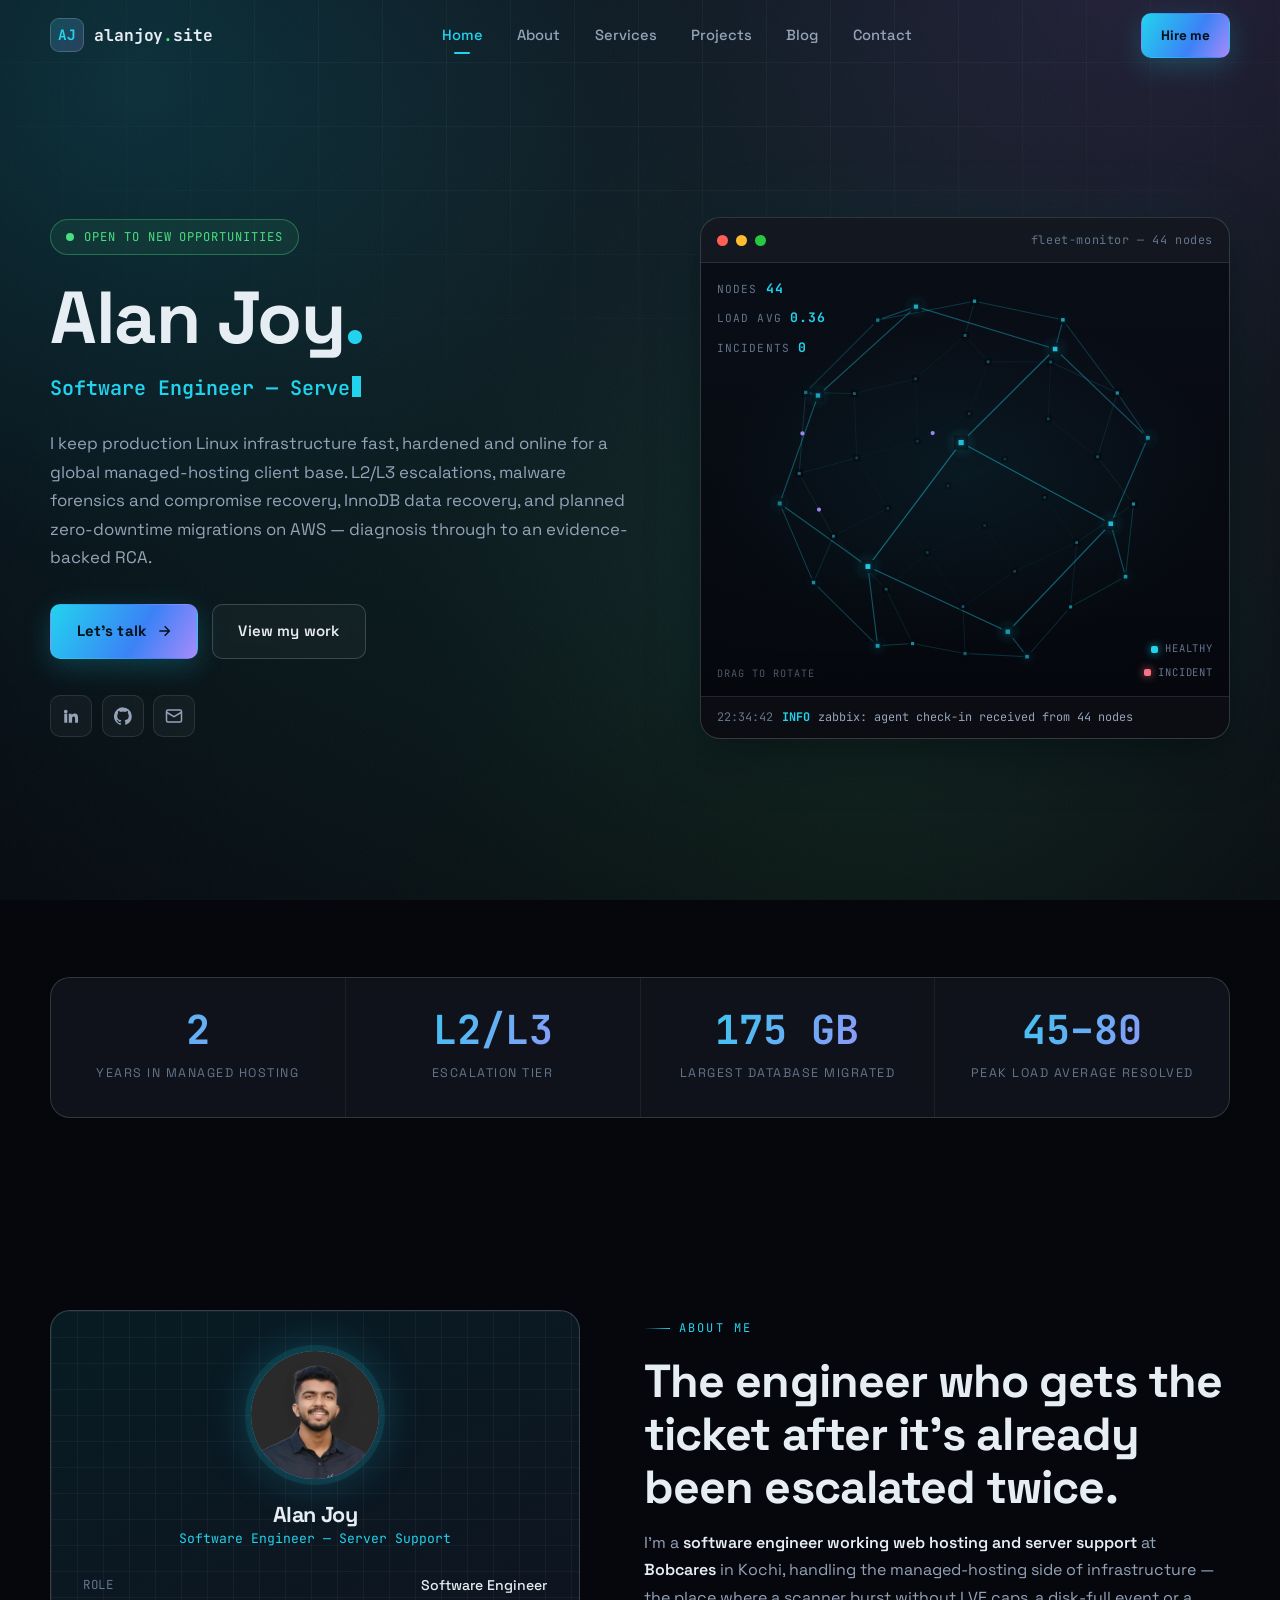
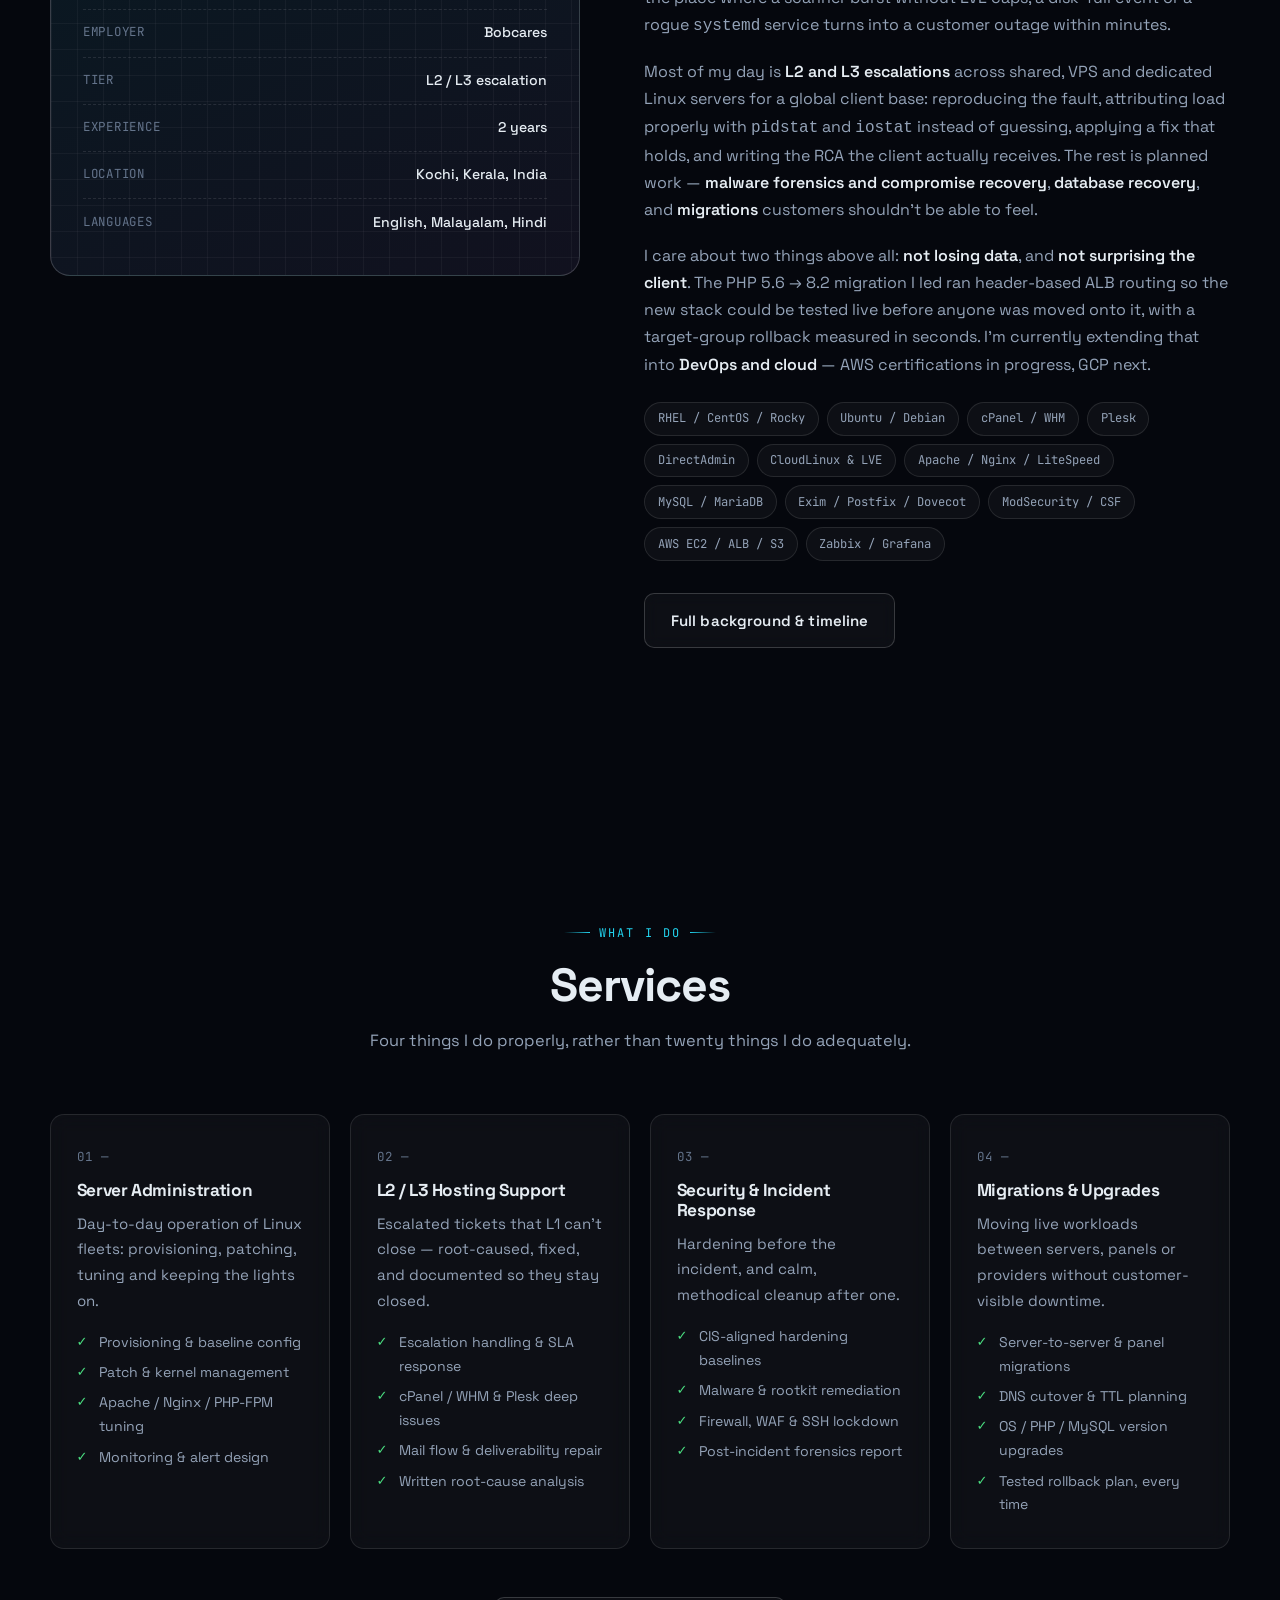
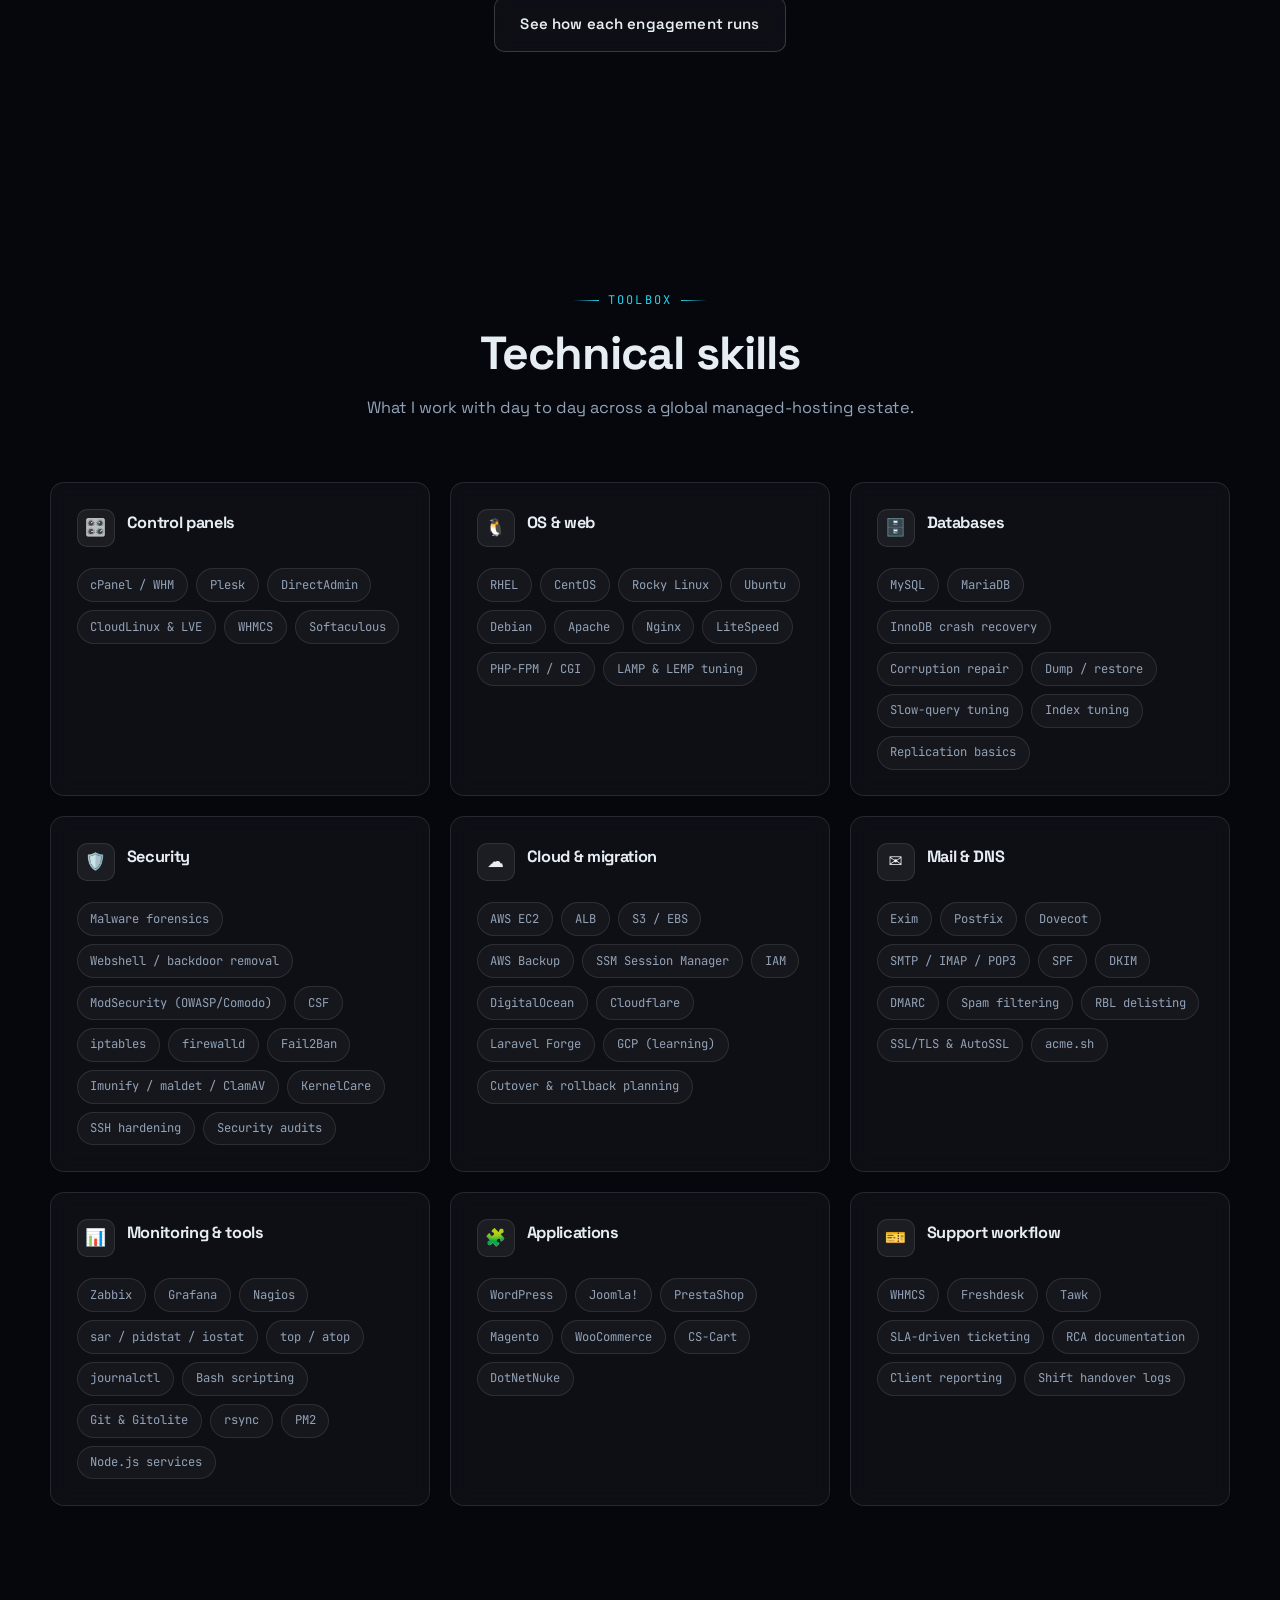
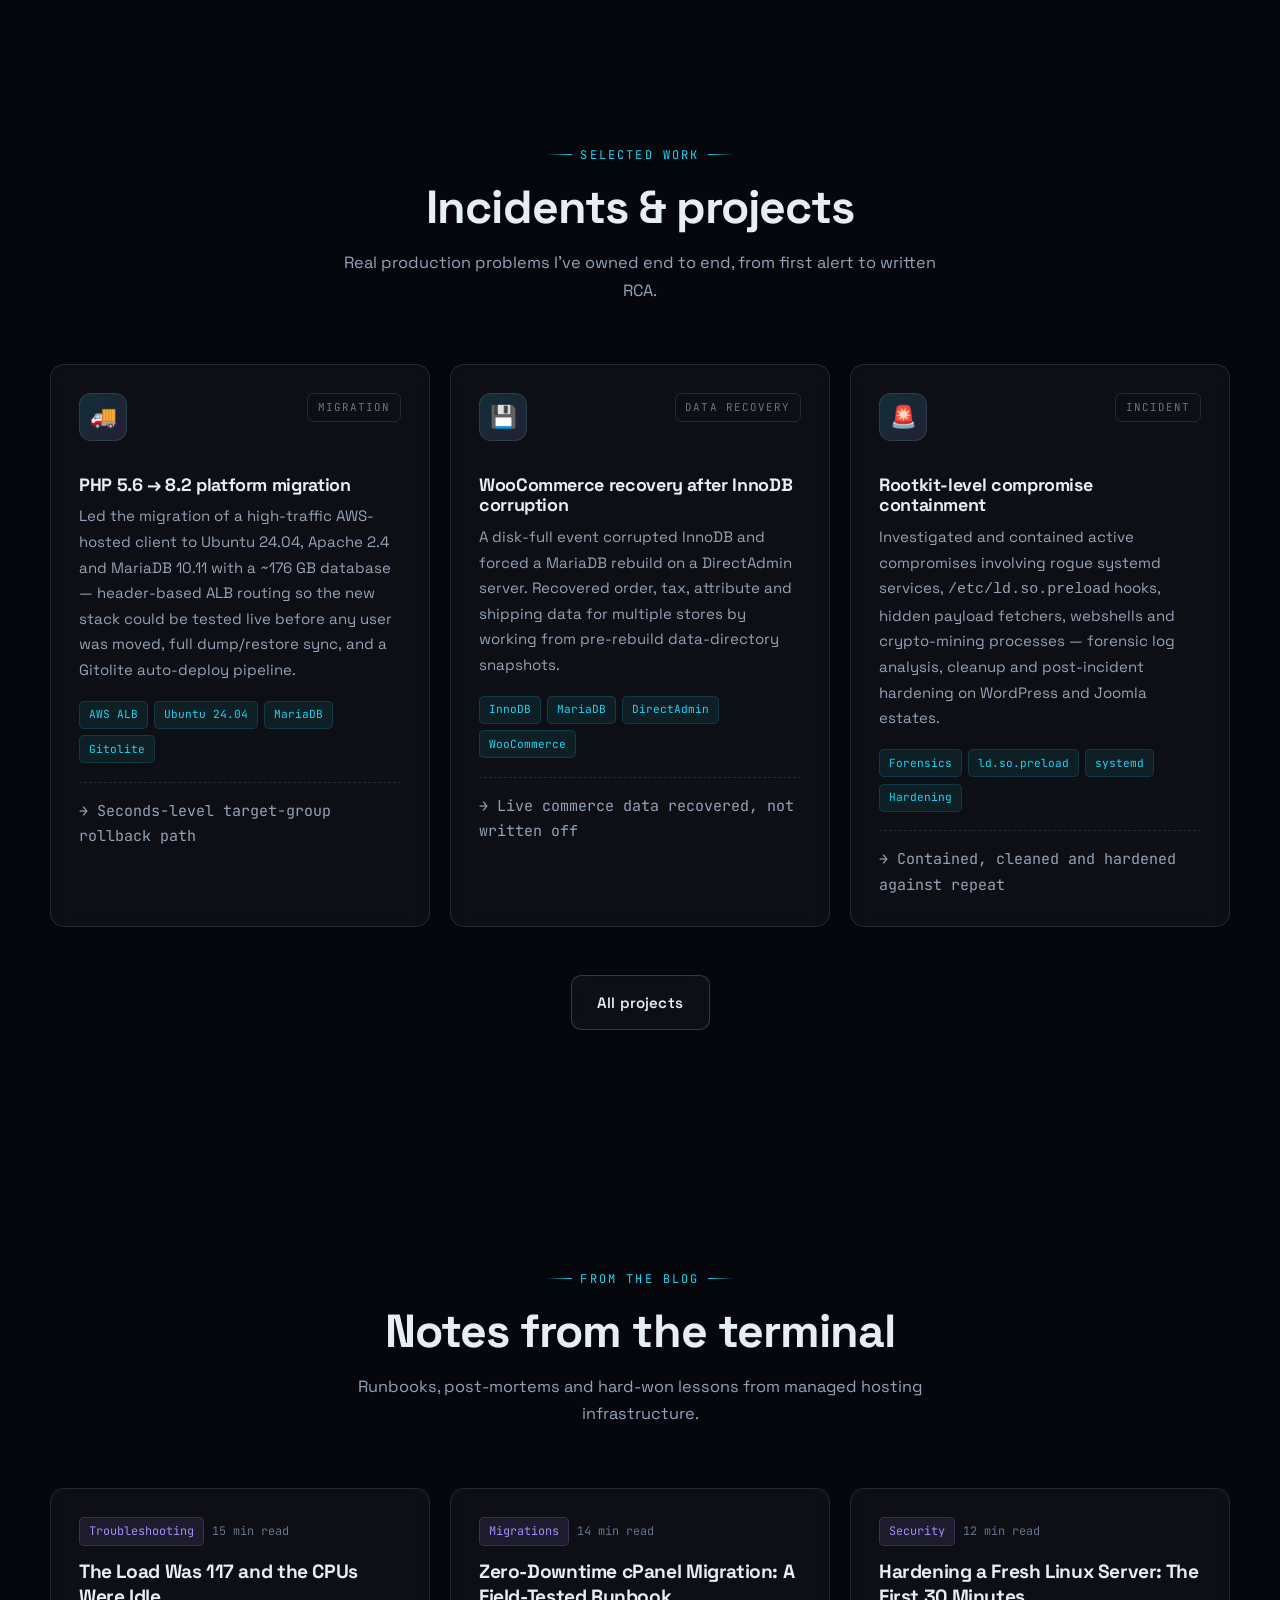
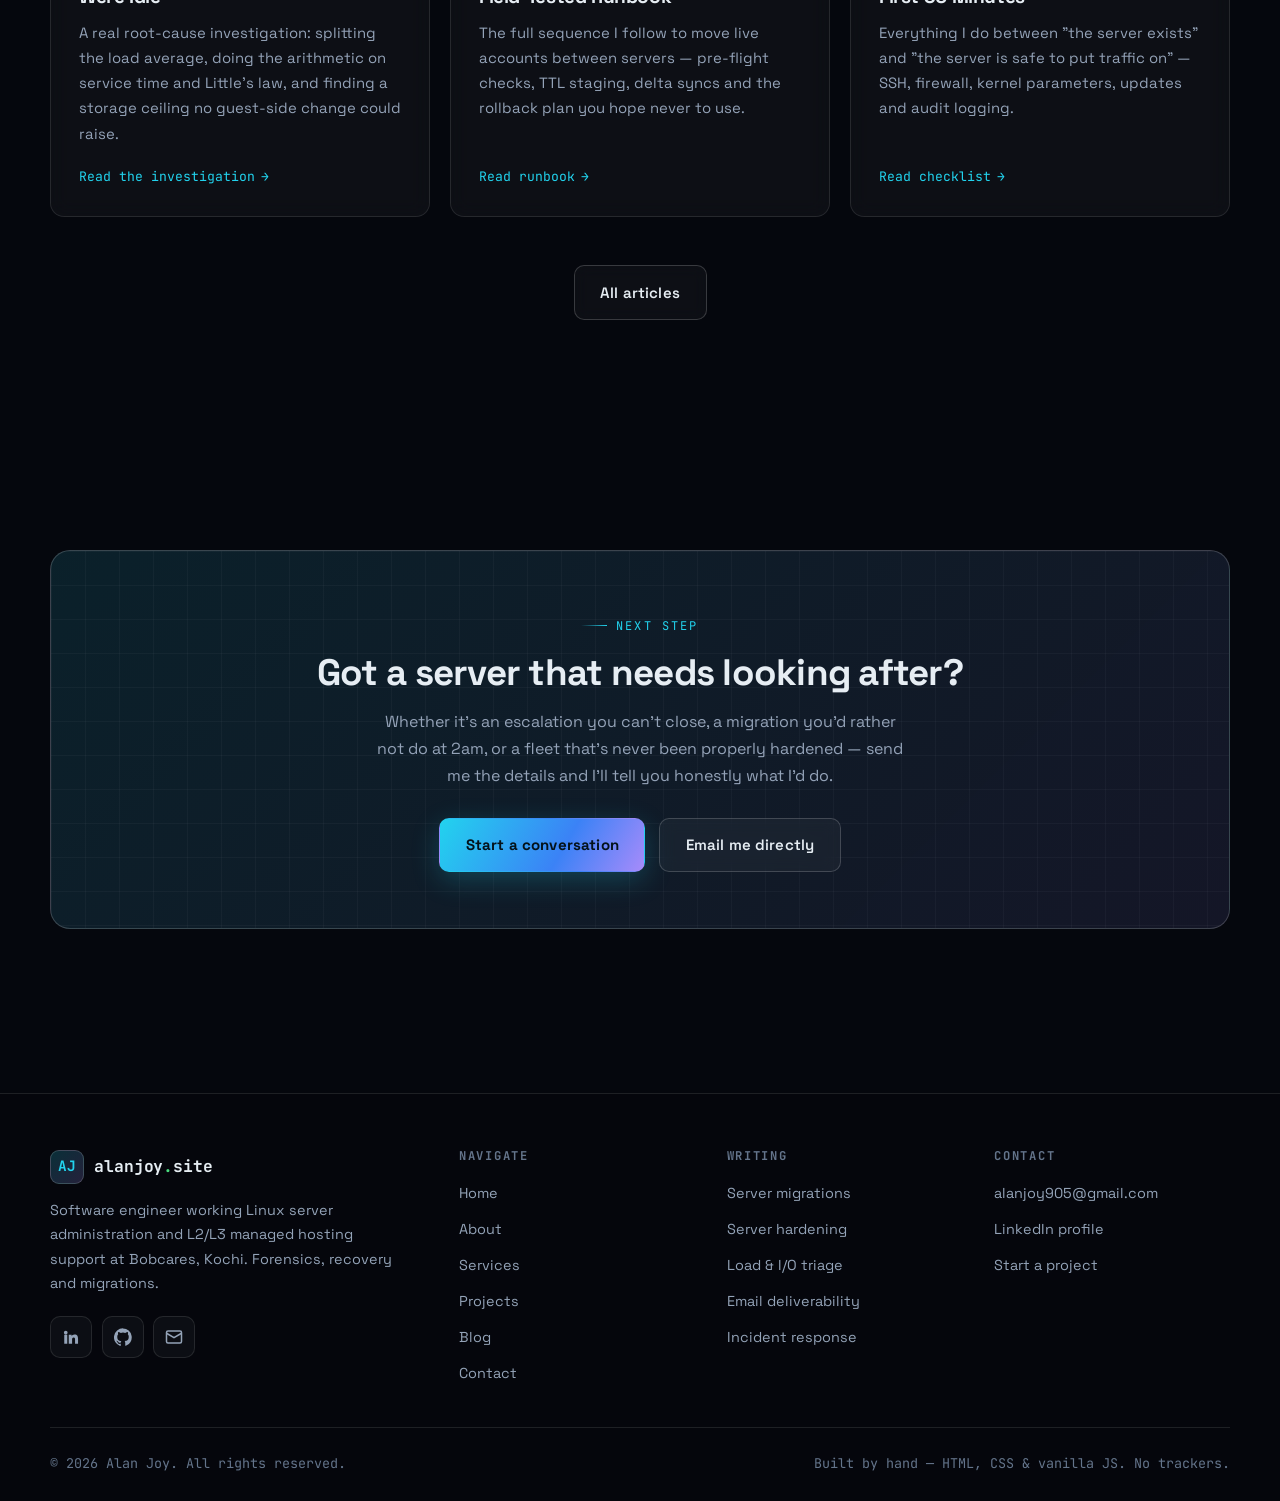
<file: index.html>
<!DOCTYPE html>
<html lang="en">
<head>
<meta charset="utf-8">
<meta name="viewport" content="width=device-width, initial-scale=1">
<meta name="author" content="Alan Joy">
<meta name="theme-color" content="#05070d">
<link rel="preconnect" href="https://fonts.googleapis.com">
<link rel="preconnect" href="https://fonts.gstatic.com" crossorigin>
<link href="https://fonts.googleapis.com/css2?family=Space+Grotesk:wght@400;500;600;700&family=JetBrains+Mono:wght@400;500;700&display=swap" rel="stylesheet">
<link rel="stylesheet" href="assets/css/main.css?v=3">
<link rel="icon" href="data:image/svg+xml,%3Csvg xmlns='http://www.w3.org/2000/svg' viewBox='0 0 64 64'%3E%3Crect width='64' height='64' rx='14' fill='%2305070d'/%3E%3Ctext x='32' y='43' font-family='monospace' font-size='30' font-weight='700' fill='%2322d3ee' text-anchor='middle'%3EAJ%3C/text%3E%3C/svg%3E">
<title>Alan Joy — Software Engineer | Linux Server Administration &amp; Managed Hosting</title>
<meta name="description" content="Alan Joy is a software engineer at Bobcares, Kochi, working Linux server administration and L2/L3 managed hosting support — incident response, malware forensics, data recovery and migrations.">
<link rel="canonical" href="https://alanjoy.site/">
<meta property="og:type" content="website">
<meta property="og:title" content="Alan Joy — Software Engineer | Linux Server Administration &amp; Managed Hosting">
<meta property="og:description" content="Alan Joy is a software engineer at Bobcares, Kochi, working Linux server administration and L2/L3 managed hosting support — incident response, malware forensics, data recovery and migrations.">
<meta property="og:url" content="https://alanjoy.site/">
<meta property="og:site_name" content="Alan Joy">
<meta name="twitter:card" content="summary_large_image">
<meta name="twitter:title" content="Alan Joy — Software Engineer | Linux Server Administration &amp; Managed Hosting">
<meta name="twitter:description" content="Alan Joy is a software engineer at Bobcares, Kochi, working Linux server administration and L2/L3 managed hosting support — incident response, malware forensics, data recovery and migrations.">
<noscript><style>.reveal{opacity:1!important;transform:none!important}</style></noscript>
</head>
<body data-page="home" id="top">
<div class="progress-bar" id="progress"></div>

<div class="bg-layer" aria-hidden="true">
  <div class="bg-aurora"></div>
  <div class="bg-grid"></div>
  <div class="bg-noise"></div>
</div>

<a class="skip-link" href="#main">Skip to content</a>

<header class="nav" id="nav">
  <div class="nav__inner">
    <a href="index.html" class="brand" aria-label="Alan Joy — home">
      <span class="brand__mark" aria-hidden="true">AJ</span>
      <span>alanjoy<span class="brand__dot">.</span>site</span>
    </a>

    <nav class="nav__links" aria-label="Primary">
      <a href="index.html" data-nav="home">Home</a>
      <a href="about.html" data-nav="about">About</a>
      <a href="services.html" data-nav="services">Services</a>
      <a href="projects.html" data-nav="projects">Projects</a>
      <a href="blog.html" data-nav="blog">Blog</a>
      <a href="contact.html" data-nav="contact">Contact</a>
    </nav>

    <div class="nav__actions">
      <a href="contact.html" class="btn btn--primary btn--sm">Hire me</a>
      <button class="burger" id="burger" aria-label="Open menu" aria-expanded="false" aria-controls="drawer">
        <span></span><span></span><span></span>
      </button>
    </div>
  </div>
</header>

<div class="drawer" id="drawer">
  <a href="index.html" data-nav="home">Home</a>
  <a href="about.html" data-nav="about">About</a>
  <a href="services.html" data-nav="services">Services</a>
  <a href="projects.html" data-nav="projects">Projects</a>
  <a href="blog.html" data-nav="blog">Blog</a>
  <a href="contact.html" data-nav="contact">Contact</a>
  <a href="contact.html" class="btn btn--primary">Hire me</a>
</div>

<main id="main">
<!-- ============ HERO ============ -->
<section class="hero">
  <div class="wrap">
    <div class="hero__grid">
      <div>
        <span class="hero__status"><span class="hero__pulse"></span> Open to new opportunities</span>

        <h1 class="hero__name">Alan Joy<span style="color: var(--cyan);">.</span></h1>

        <p class="hero__role">
          <span class="typed" data-typed='["Software Engineer — Server Support","L2/L3 Managed Hosting Escalations","Security Forensics &amp; Incident Response","Zero-Downtime Migrations on AWS"]'>Software Engineer — Server Support</span><span class="caret" aria-hidden="true"></span>
        </p>

        <p class="hero__lead">
          I keep production Linux infrastructure fast, hardened and online for a
          global managed-hosting client base. L2/L3 escalations, malware forensics
          and compromise recovery, InnoDB data recovery, and planned zero-downtime
          migrations on AWS — diagnosis through to an evidence-backed RCA.
        </p>

        <div class="hero__cta">
          <a href="contact.html" class="btn btn--primary">
            Let's talk
            <svg width="16" height="16" viewBox="0 0 24 24" fill="none" stroke="currentColor" stroke-width="2.2" aria-hidden="true"><path d="M5 12h14M13 5l7 7-7 7"/></svg>
          </a>
          <a href="projects.html" class="btn btn--ghost">View my work</a>
        </div>

        <div class="social-row">
          <a href="https://www.linkedin.com/in/alan-joy-6967731a7/" target="_blank" rel="noopener" aria-label="LinkedIn">
            <svg viewBox="0 0 24 24" fill="currentColor" aria-hidden="true"><path d="M4.98 3.5a2.5 2.5 0 1 1 0 5 2.5 2.5 0 0 1 0-5zM3 9h4v12H3zM9 9h3.8v1.7h.05c.53-1 1.83-2.05 3.77-2.05 4.03 0 4.78 2.65 4.78 6.1V21h-4v-5.5c0-1.31-.03-3-1.83-3-1.83 0-2.11 1.43-2.11 2.9V21H9z"/></svg>
          </a>
          <a href="https://github.com/careersalanjantony-bit" target="_blank" rel="noopener" aria-label="GitHub">
            <svg viewBox="0 0 24 24" fill="currentColor" aria-hidden="true"><path d="M12 .5a12 12 0 0 0-3.79 23.4c.6.11.82-.26.82-.58v-2.2c-3.34.72-4.04-1.6-4.04-1.6-.55-1.4-1.34-1.77-1.34-1.77-1.09-.75.08-.73.08-.73 1.2.08 1.84 1.24 1.84 1.24 1.07 1.83 2.8 1.3 3.49 1 .1-.78.42-1.3.76-1.6-2.67-.3-5.47-1.34-5.47-5.96 0-1.32.47-2.4 1.24-3.24-.13-.3-.54-1.53.11-3.18 0 0 1.01-.32 3.3 1.24a11.5 11.5 0 0 1 6.01 0c2.29-1.56 3.3-1.24 3.3-1.24.65 1.65.24 2.88.12 3.18.77.84 1.23 1.92 1.23 3.24 0 4.63-2.8 5.65-5.48 5.95.43.37.81 1.1.81 2.22v3.3c0 .32.22.7.83.58A12 12 0 0 0 12 .5z"/></svg>
          </a>
          <a href="mailto:alanjoy905@gmail.com" aria-label="Email">
            <svg viewBox="0 0 24 24" fill="none" stroke="currentColor" stroke-width="2" aria-hidden="true"><rect x="2" y="4" width="20" height="16" rx="2"/><path d="m2 7 10 6 10-6"/></svg>
          </a>
        </div>
      </div>

      <!-- 3D fleet monitor -->
      <div class="fleet">
        <div class="terminal__bar">
          <span class="terminal__dot terminal__dot--r"></span>
          <span class="terminal__dot terminal__dot--y"></span>
          <span class="terminal__dot terminal__dot--g"></span>
          <span class="terminal__title">fleet-monitor — 44 nodes</span>
        </div>

        <div class="fleet__stage">
          <canvas id="fleet-canvas" role="img"
                  aria-label="A slowly rotating three-dimensional constellation of server nodes linked by network edges. Most nodes glow cyan for healthy; occasionally one flares red as an incident, then returns to healthy once resolved."></canvas>

          <div class="fleet__hud" aria-hidden="true">
            <div class="fleet__stat"><span class="k">Nodes</span><span class="v" data-hud="nodes">44</span></div>
            <div class="fleet__stat"><span class="k">Load avg</span><span class="v" data-hud="load">0.42</span></div>
            <div class="fleet__stat"><span class="k">Incidents</span><span class="v" data-hud="inc">0</span></div>
          </div>

          <div class="fleet__legend" aria-hidden="true">
            <span><i class="ok"></i> Healthy</span>
            <span><i class="bad"></i> Incident</span>
          </div>

          <p class="fleet__hint" aria-hidden="true">Drag to rotate</p>
        </div>

        <div class="fleet__log" aria-hidden="true">
          <span class="ts" data-hud="log-ts">--:--:--</span>
          <span class="lv lv--ok" data-hud="log-lv">OK</span>
          <span class="msg" data-hud="log-msg">fleet monitor online</span>
        </div>
      </div>
    </div>
  </div>
</section>

<!-- ============ STATS ============ -->
<section class="section section--tight">
  <div class="wrap">
    <div class="stats reveal">
      <div class="stat">
        <span class="stat__num" data-count="2">0</span>
        <span class="stat__label">Years in managed hosting</span>
      </div>
      <div class="stat">
        <span class="stat__num">L2/L3</span>
        <span class="stat__label">Escalation tier</span>
      </div>
      <div class="stat">
        <span class="stat__num" data-count="176" data-suffix=" GB">0</span>
        <span class="stat__label">Largest database migrated</span>
      </div>
      <div class="stat">
        <span class="stat__num">45–80</span>
        <span class="stat__label">Peak load average resolved</span>
      </div>
    </div>
  </div>
</section>

<!-- ============ ABOUT ============ -->
<section class="section" id="about">
  <div class="wrap">
    <div class="about">
      <div class="about__portrait reveal">
        <div class="avatar">
          <img class="avatar__img" src="assets/img/alan-joy.jpg" alt="Alan Joy" width="128" height="128" decoding="async">
          <span class="avatar__initials" aria-hidden="true">AJ</span>
        </div>
        <h3>Alan Joy</h3>
        <p class="role">Software Engineer — Server Support</p>
        <ul class="meta-list">
          <li><span class="k">Role</span> <span class="v">Software Engineer</span></li>
          <li><span class="k">Employer</span> <span class="v">Bobcares</span></li>
          <li><span class="k">Tier</span> <span class="v">L2 / L3 escalation</span></li>
          <li><span class="k">Experience</span> <span class="v">2 years</span></li>
          <li><span class="k">Location</span> <span class="v">Kochi, Kerala, India</span></li>
          <li><span class="k">Languages</span> <span class="v">English, Malayalam, Hindi</span></li>
        </ul>
      </div>

      <div class="about__body reveal" data-delay="1">
        <span class="eyebrow">About me</span>
        <h2 class="section-title">The engineer who gets the ticket after it's already been escalated twice.</h2>

        <p>
          I'm a <strong>software engineer working web hosting and server support</strong> at
          <strong>Bobcares</strong> in Kochi, handling the managed-hosting side of
          infrastructure — the place where a scanner burst without LVE caps, a
          disk-full event or a rogue <code>systemd</code> service turns into a customer
          outage within minutes.
        </p>
        <p>
          Most of my day is <strong>L2 and L3 escalations</strong> across shared, VPS and
          dedicated Linux servers for a global client base: reproducing the fault,
          attributing load properly with <code>pidstat</code> and <code>iostat</code> instead of
          guessing, applying a fix that holds, and writing the RCA the client actually
          receives. The rest is planned work — <strong>malware forensics and compromise
          recovery</strong>, <strong>database recovery</strong>, and <strong>migrations</strong> customers
          shouldn't be able to feel.
        </p>
        <p>
          I care about two things above all: <strong>not losing data</strong>, and
          <strong>not surprising the client</strong>. The PHP 5.6 → 8.2 migration I led ran
          header-based ALB routing so the new stack could be tested live before anyone
          was moved onto it, with a target-group rollback measured in seconds. I'm
          currently extending that into <strong>DevOps and cloud</strong> — AWS certifications
          in progress, GCP next.
        </p>

        <div class="pill-row">
          <span class="pill">RHEL / CentOS / Rocky</span>
          <span class="pill">Ubuntu / Debian</span>
          <span class="pill">cPanel / WHM</span>
          <span class="pill">Plesk</span>
          <span class="pill">DirectAdmin</span>
          <span class="pill">CloudLinux &amp; LVE</span>
          <span class="pill">Apache / Nginx / LiteSpeed</span>
          <span class="pill">MySQL / MariaDB</span>
          <span class="pill">Exim / Postfix / Dovecot</span>
          <span class="pill">ModSecurity / CSF</span>
          <span class="pill">AWS EC2 / ALB / S3</span>
          <span class="pill">Zabbix / Grafana</span>
        </div>

        <div class="hero__cta mt-4">
          <a href="about.html" class="btn btn--ghost">Full background &amp; timeline</a>
        </div>
      </div>
    </div>
  </div>
</section>

<!-- ============ SERVICES ============ -->
<section class="section" id="services">
  <div class="wrap">
    <div class="section-head section-head--center reveal">
      <span class="eyebrow">What I do</span>
      <h2 class="section-title">Services</h2>
      <p class="section-sub">Four things I do properly, rather than twenty things I do adequately.</p>
    </div>

    <div class="grid grid--4">
      <article class="card service reveal">
        <span class="service__num">01 —</span>
        <h3>Server Administration</h3>
        <p>Day-to-day operation of Linux fleets: provisioning, patching, tuning and keeping the lights on.</p>
        <ul>
          <li>Provisioning &amp; baseline config</li>
          <li>Patch &amp; kernel management</li>
          <li>Apache / Nginx / PHP-FPM tuning</li>
          <li>Monitoring &amp; alert design</li>
        </ul>
      </article>

      <article class="card service reveal" data-delay="1">
        <span class="service__num">02 —</span>
        <h3>L2 / L3 Hosting Support</h3>
        <p>Escalated tickets that L1 can't close — root-caused, fixed, and documented so they stay closed.</p>
        <ul>
          <li>Escalation handling &amp; SLA response</li>
          <li>cPanel / WHM &amp; Plesk deep issues</li>
          <li>Mail flow &amp; deliverability repair</li>
          <li>Written root-cause analysis</li>
        </ul>
      </article>

      <article class="card service reveal" data-delay="2">
        <span class="service__num">03 —</span>
        <h3>Security &amp; Incident Response</h3>
        <p>Hardening before the incident, and calm, methodical cleanup after one.</p>
        <ul>
          <li>CIS-aligned hardening baselines</li>
          <li>Malware &amp; rootkit remediation</li>
          <li>Firewall, WAF &amp; SSH lockdown</li>
          <li>Post-incident forensics report</li>
        </ul>
      </article>

      <article class="card service reveal" data-delay="3">
        <span class="service__num">04 —</span>
        <h3>Migrations &amp; Upgrades</h3>
        <p>Moving live workloads between servers, panels or providers without customer-visible downtime.</p>
        <ul>
          <li>Server-to-server &amp; panel migrations</li>
          <li>DNS cutover &amp; TTL planning</li>
          <li>OS / PHP / MySQL version upgrades</li>
          <li>Tested rollback plan, every time</li>
        </ul>
      </article>
    </div>

    <div class="text-center mt-6 reveal">
      <a href="services.html" class="btn btn--ghost">See how each engagement runs</a>
    </div>
  </div>
</section>

<!-- ============ SKILLS ============ -->
<section class="section" id="skills">
  <div class="wrap">
    <div class="section-head section-head--center reveal">
      <span class="eyebrow">Toolbox</span>
      <h2 class="section-title">Technical skills</h2>
      <p class="section-sub">What I work with day to day across a global managed-hosting estate.</p>
    </div>

    <div class="grid grid--3">
      <div class="card skill-group reveal">
        <div class="skill-group__head">
          <span class="ico" aria-hidden="true">🎛️</span>
          <h3>Control panels</h3>
        </div>
        <div class="pill-row" style="margin-top: 0;">
          <span class="pill">cPanel / WHM</span>
          <span class="pill">Plesk</span>
          <span class="pill">DirectAdmin</span>
          <span class="pill">CloudLinux &amp; LVE</span>
          <span class="pill">WHMCS</span>
          <span class="pill">Softaculous</span>
        </div>
      </div>

      <div class="card skill-group reveal">
        <div class="skill-group__head">
          <span class="ico" aria-hidden="true">🐧</span>
          <h3>OS &amp; web</h3>
        </div>
        <div class="pill-row" style="margin-top: 0;">
          <span class="pill">RHEL</span>
          <span class="pill">CentOS</span>
          <span class="pill">Rocky Linux</span>
          <span class="pill">Ubuntu</span>
          <span class="pill">Debian</span>
          <span class="pill">Apache</span>
          <span class="pill">Nginx</span>
          <span class="pill">LiteSpeed</span>
          <span class="pill">PHP-FPM / CGI</span>
          <span class="pill">LAMP &amp; LEMP tuning</span>
        </div>
      </div>

      <div class="card skill-group reveal">
        <div class="skill-group__head">
          <span class="ico" aria-hidden="true">🗄️</span>
          <h3>Databases</h3>
        </div>
        <div class="pill-row" style="margin-top: 0;">
          <span class="pill">MySQL</span>
          <span class="pill">MariaDB</span>
          <span class="pill">InnoDB crash recovery</span>
          <span class="pill">Corruption repair</span>
          <span class="pill">Dump / restore</span>
          <span class="pill">Slow-query tuning</span>
          <span class="pill">Index tuning</span>
          <span class="pill">Replication basics</span>
        </div>
      </div>

      <div class="card skill-group reveal">
        <div class="skill-group__head">
          <span class="ico" aria-hidden="true">🛡️</span>
          <h3>Security</h3>
        </div>
        <div class="pill-row" style="margin-top: 0;">
          <span class="pill">Malware forensics</span>
          <span class="pill">Webshell / backdoor removal</span>
          <span class="pill">ModSecurity (OWASP/Comodo)</span>
          <span class="pill">CSF</span>
          <span class="pill">iptables</span>
          <span class="pill">firewalld</span>
          <span class="pill">Fail2Ban</span>
          <span class="pill">Imunify / maldet / ClamAV</span>
          <span class="pill">KernelCare</span>
          <span class="pill">SSH hardening</span>
          <span class="pill">Security audits</span>
        </div>
      </div>

      <div class="card skill-group reveal">
        <div class="skill-group__head">
          <span class="ico" aria-hidden="true">☁️</span>
          <h3>Cloud &amp; migration</h3>
        </div>
        <div class="pill-row" style="margin-top: 0;">
          <span class="pill">AWS EC2</span>
          <span class="pill">ALB</span>
          <span class="pill">S3 / EBS</span>
          <span class="pill">AWS Backup</span>
          <span class="pill">SSM Session Manager</span>
          <span class="pill">IAM</span>
          <span class="pill">DigitalOcean</span>
          <span class="pill">Cloudflare</span>
          <span class="pill">Laravel Forge</span>
          <span class="pill">GCP (learning)</span>
          <span class="pill">Cutover &amp; rollback planning</span>
        </div>
      </div>

      <div class="card skill-group reveal">
        <div class="skill-group__head">
          <span class="ico" aria-hidden="true">✉️</span>
          <h3>Mail &amp; DNS</h3>
        </div>
        <div class="pill-row" style="margin-top: 0;">
          <span class="pill">Exim</span>
          <span class="pill">Postfix</span>
          <span class="pill">Dovecot</span>
          <span class="pill">SMTP / IMAP / POP3</span>
          <span class="pill">SPF</span>
          <span class="pill">DKIM</span>
          <span class="pill">DMARC</span>
          <span class="pill">Spam filtering</span>
          <span class="pill">RBL delisting</span>
          <span class="pill">SSL/TLS &amp; AutoSSL</span>
          <span class="pill">acme.sh</span>
        </div>
      </div>

      <div class="card skill-group reveal">
        <div class="skill-group__head">
          <span class="ico" aria-hidden="true">📊</span>
          <h3>Monitoring &amp; tools</h3>
        </div>
        <div class="pill-row" style="margin-top: 0;">
          <span class="pill">Zabbix</span>
          <span class="pill">Grafana</span>
          <span class="pill">Nagios</span>
          <span class="pill">sar / pidstat / iostat</span>
          <span class="pill">top / atop</span>
          <span class="pill">journalctl</span>
          <span class="pill">Bash scripting</span>
          <span class="pill">Git &amp; Gitolite</span>
          <span class="pill">rsync</span>
          <span class="pill">PM2</span>
          <span class="pill">Node.js services</span>
        </div>
      </div>

      <div class="card skill-group reveal">
        <div class="skill-group__head">
          <span class="ico" aria-hidden="true">🧩</span>
          <h3>Applications</h3>
        </div>
        <div class="pill-row" style="margin-top: 0;">
          <span class="pill">WordPress</span>
          <span class="pill">Joomla!</span>
          <span class="pill">PrestaShop</span>
          <span class="pill">Magento</span>
          <span class="pill">WooCommerce</span>
          <span class="pill">CS-Cart</span>
          <span class="pill">DotNetNuke</span>
        </div>
      </div>

      <div class="card skill-group reveal">
        <div class="skill-group__head">
          <span class="ico" aria-hidden="true">🎫</span>
          <h3>Support workflow</h3>
        </div>
        <div class="pill-row" style="margin-top: 0;">
          <span class="pill">WHMCS</span>
          <span class="pill">Freshdesk</span>
          <span class="pill">Tawk</span>
          <span class="pill">SLA-driven ticketing</span>
          <span class="pill">RCA documentation</span>
          <span class="pill">Client reporting</span>
          <span class="pill">Shift handover logs</span>
        </div>
      </div>
    </div>
  </div>
</section>

<!-- ============ FEATURED PROJECTS ============ -->
<section class="section" id="work">
  <div class="wrap">
    <div class="section-head section-head--center reveal">
      <span class="eyebrow">Selected work</span>
      <h2 class="section-title">Incidents &amp; projects</h2>
      <p class="section-sub">Real production problems I've owned end to end, from first alert to written RCA.</p>
    </div>

    <div class="grid grid--3">
      <article class="card project reveal">
        <div class="project__top">
          <span class="card__icon" aria-hidden="true">🚚</span>
          <span class="project__badge">Migration</span>
        </div>
        <h3>PHP 5.6 → 8.2 platform migration</h3>
        <p>Led the migration of a high-traffic AWS-hosted client to Ubuntu 24.04, Apache 2.4 and MariaDB 10.11 with a ~176 GB database — header-based ALB routing so the new stack could be tested live before any user was moved, full dump/restore sync, and a Gitolite auto-deploy pipeline.</p>
        <div class="project__tags"><span>AWS ALB</span><span>Ubuntu 24.04</span><span>MariaDB</span><span>Gitolite</span></div>
        <p class="project__impact">→ Seconds-level target-group rollback path</p>
      </article>

      <article class="card project reveal" data-delay="1">
        <div class="project__top">
          <span class="card__icon" aria-hidden="true">💾</span>
          <span class="project__badge">Data recovery</span>
        </div>
        <h3>WooCommerce recovery after InnoDB corruption</h3>
        <p>A disk-full event corrupted InnoDB and forced a MariaDB rebuild on a DirectAdmin server. Recovered order, tax, attribute and shipping data for multiple stores by working from pre-rebuild data-directory snapshots.</p>
        <div class="project__tags"><span>InnoDB</span><span>MariaDB</span><span>DirectAdmin</span><span>WooCommerce</span></div>
        <p class="project__impact">→ Live commerce data recovered, not written off</p>
      </article>

      <article class="card project reveal" data-delay="2">
        <div class="project__top">
          <span class="card__icon" aria-hidden="true">🚨</span>
          <span class="project__badge">Incident</span>
        </div>
        <h3>Rootkit-level compromise containment</h3>
        <p>Investigated and contained active compromises involving rogue systemd services, <code>/etc/ld.so.preload</code> hooks, hidden payload fetchers, webshells and crypto-mining processes — forensic log analysis, cleanup and post-incident hardening on WordPress and Joomla estates.</p>
        <div class="project__tags"><span>Forensics</span><span>ld.so.preload</span><span>systemd</span><span>Hardening</span></div>
        <p class="project__impact">→ Contained, cleaned and hardened against repeat</p>
      </article>
    </div>

    <div class="text-center mt-6 reveal">
      <a href="projects.html" class="btn btn--ghost">All projects</a>
    </div>
  </div>
</section>

<!-- ============ LATEST POSTS ============ -->
<section class="section" id="blog">
  <div class="wrap">
    <div class="section-head section-head--center reveal">
      <span class="eyebrow">From the blog</span>
      <h2 class="section-title">Notes from the terminal</h2>
      <p class="section-sub">Runbooks, post-mortems and hard-won lessons from managed hosting infrastructure.</p>
    </div>

    <div class="grid grid--3">
      <a class="card post-card reveal" href="posts/load-average-lies-io-saturation.html">
        <div class="post-card__meta"><span class="tag">Troubleshooting</span><span>15 min read</span></div>
        <h3>The Load Was 117 and the CPUs Were Idle</h3>
        <p>A real root-cause investigation: splitting the load average, doing the arithmetic on service time and Little's law, and finding a storage ceiling no guest-side change could raise.</p>
        <span class="post-card__more">Read the investigation <span class="arrow" aria-hidden="true">→</span></span>
      </a>

      <a class="card post-card reveal" data-delay="1" href="posts/zero-downtime-cpanel-migration.html">
        <div class="post-card__meta"><span class="tag">Migrations</span><span>14 min read</span></div>
        <h3>Zero-Downtime cPanel Migration: A Field-Tested Runbook</h3>
        <p>The full sequence I follow to move live accounts between servers — pre-flight checks, TTL staging, delta syncs and the rollback plan you hope never to use.</p>
        <span class="post-card__more">Read runbook <span class="arrow" aria-hidden="true">→</span></span>
      </a>

      <a class="card post-card reveal" data-delay="2" href="posts/linux-server-hardening-checklist.html">
        <div class="post-card__meta"><span class="tag">Security</span><span>12 min read</span></div>
        <h3>Hardening a Fresh Linux Server: The First 30 Minutes</h3>
        <p>Everything I do between "the server exists" and "the server is safe to put traffic on" — SSH, firewall, kernel parameters, updates and audit logging.</p>
        <span class="post-card__more">Read checklist <span class="arrow" aria-hidden="true">→</span></span>
      </a>
    </div>

    <div class="text-center mt-6 reveal">
      <a href="blog.html" class="btn btn--ghost">All articles</a>
    </div>
  </div>
</section>

<!-- ============ CTA ============ -->
<section class="section">
  <div class="wrap">
    <div class="cta-band reveal">
      <span class="eyebrow">Next step</span>
      <h2>Got a server that needs looking after?</h2>
      <p>Whether it's an escalation you can't close, a migration you'd rather not do at 2am, or a fleet that's never been properly hardened — send me the details and I'll tell you honestly what I'd do.</p>
      <div class="btn-row">
        <a href="contact.html" class="btn btn--primary">Start a conversation</a>
        <a href="mailto:alanjoy905@gmail.com" class="btn btn--ghost">Email me directly</a>
      </div>
    </div>
  </div>
</section>

</main>

<footer class="footer">
  <div class="wrap">
    <div class="footer__grid">
      <div class="footer__about">
        <a href="index.html" class="brand">
          <span class="brand__mark" aria-hidden="true">AJ</span>
          <span>alanjoy<span class="brand__dot">.</span>site</span>
        </a>
        <p>Software engineer working Linux server administration and L2/L3 managed hosting support at Bobcares, Kochi. Forensics, recovery and migrations.</p>
        <div class="social-row">
          <a href="https://www.linkedin.com/in/alan-joy-6967731a7/" target="_blank" rel="noopener" aria-label="LinkedIn">
            <svg viewBox="0 0 24 24" fill="currentColor" aria-hidden="true"><path d="M4.98 3.5a2.5 2.5 0 1 1 0 5 2.5 2.5 0 0 1 0-5zM3 9h4v12H3zM9 9h3.8v1.7h.05c.53-1 1.83-2.05 3.77-2.05 4.03 0 4.78 2.65 4.78 6.1V21h-4v-5.5c0-1.31-.03-3-1.83-3-1.83 0-2.11 1.43-2.11 2.9V21H9z"/></svg>
          </a>
          <a href="https://github.com/careersalanjantony-bit" target="_blank" rel="noopener" aria-label="GitHub">
            <svg viewBox="0 0 24 24" fill="currentColor" aria-hidden="true"><path d="M12 .5a12 12 0 0 0-3.79 23.4c.6.11.82-.26.82-.58v-2.2c-3.34.72-4.04-1.6-4.04-1.6-.55-1.4-1.34-1.77-1.34-1.77-1.09-.75.08-.73.08-.73 1.2.08 1.84 1.24 1.84 1.24 1.07 1.83 2.8 1.3 3.49 1 .1-.78.42-1.3.76-1.6-2.67-.3-5.47-1.34-5.47-5.96 0-1.32.47-2.4 1.24-3.24-.13-.3-.54-1.53.11-3.18 0 0 1.01-.32 3.3 1.24a11.5 11.5 0 0 1 6.01 0c2.29-1.56 3.3-1.24 3.3-1.24.65 1.65.24 2.88.12 3.18.77.84 1.23 1.92 1.23 3.24 0 4.63-2.8 5.65-5.48 5.95.43.37.81 1.1.81 2.22v3.3c0 .32.22.7.83.58A12 12 0 0 0 12 .5z"/></svg>
          </a>
          <a href="mailto:alanjoy905@gmail.com" aria-label="Email">
            <svg viewBox="0 0 24 24" fill="none" stroke="currentColor" stroke-width="2" aria-hidden="true"><rect x="2" y="4" width="20" height="16" rx="2"/><path d="m2 7 10 6 10-6"/></svg>
          </a>
        </div>
      </div>

      <div>
        <h4>Navigate</h4>
        <ul>
          <li><a href="index.html">Home</a></li>
          <li><a href="about.html">About</a></li>
          <li><a href="services.html">Services</a></li>
          <li><a href="projects.html">Projects</a></li>
          <li><a href="blog.html">Blog</a></li>
          <li><a href="contact.html">Contact</a></li>
        </ul>
      </div>

      <div>
        <h4>Writing</h4>
        <ul>
          <li><a href="posts/zero-downtime-cpanel-migration.html">Server migrations</a></li>
          <li><a href="posts/linux-server-hardening-checklist.html">Server hardening</a></li>
          <li><a href="posts/load-average-lies-io-saturation.html">Load &amp; I/O triage</a></li>
          <li><a href="posts/email-deliverability-spf-dkim-dmarc.html">Email deliverability</a></li>
          <li><a href="posts/detecting-a-compromised-server.html">Incident response</a></li>
        </ul>
      </div>

      <div>
        <h4>Contact</h4>
        <ul>
          <li><a href="mailto:alanjoy905@gmail.com">alanjoy905@gmail.com</a></li>
          <li><a href="https://www.linkedin.com/in/alan-joy-6967731a7/" target="_blank" rel="noopener">LinkedIn profile</a></li>
          <li><a href="contact.html">Start a project</a></li>
        </ul>
      </div>
    </div>

    <div class="footer__bottom">
      <p>&copy; <span data-year>2026</span> Alan Joy. All rights reserved.</p>
      <p>Built by hand — HTML, CSS &amp; vanilla JS. No trackers.</p>
    </div>
  </div>
</footer>

<button class="to-top" aria-label="Back to top">
  <svg width="18" height="18" viewBox="0 0 24 24" fill="none" stroke="currentColor" stroke-width="2" aria-hidden="true"><path d="M12 19V5M5 12l7-7 7 7"/></svg>
</button>

<script src="assets/js/main.js?v=3"></script>


<script type="application/ld+json">
{
  "@context": "https://schema.org",
  "@type": "Person",
  "name": "Alan Joy",
  "jobTitle": "Software Engineer — Linux Server Administration & Managed Hosting",
  "description": "Linux server administrator with 2 years of professional experience in managed hosting, handling L2/L3 escalations across cPanel/WHM, Plesk and DirectAdmin estates for global clients.",
  "email": "mailto:alanjoy905@gmail.com",
  "telephone": "+91-62825-70219",
  "url": "https://alanjoy.site/",
  "address": { "@type": "PostalAddress", "addressLocality": "Kochi", "addressRegion": "Kerala", "addressCountry": "IN" },
  "worksFor": { "@type": "Organization", "name": "Bobcares" },
  "alumniOf": { "@type": "CollegeOrUniversity", "name": "St. Joseph's College of Engineering and Technology, Palai" },
  "sameAs": [
    "https://www.linkedin.com/in/alan-joy-6967731a7/",
    "https://github.com/careersalanjantony-bit"
  ],
  "knowsLanguage": ["English", "Malayalam", "Hindi"],
  "knowsAbout": [
    "Linux system administration", "RHEL", "Ubuntu", "cPanel/WHM", "Plesk", "DirectAdmin",
    "CloudLinux", "Apache", "Nginx", "LiteSpeed", "MySQL", "MariaDB", "InnoDB recovery",
    "Exim", "Postfix", "Dovecot", "Malware forensics", "ModSecurity", "CSF",
    "Incident response", "Server migration", "AWS EC2", "AWS ALB", "Zabbix", "Grafana"
  ]
}
</script>
</body>
</html>
</file>
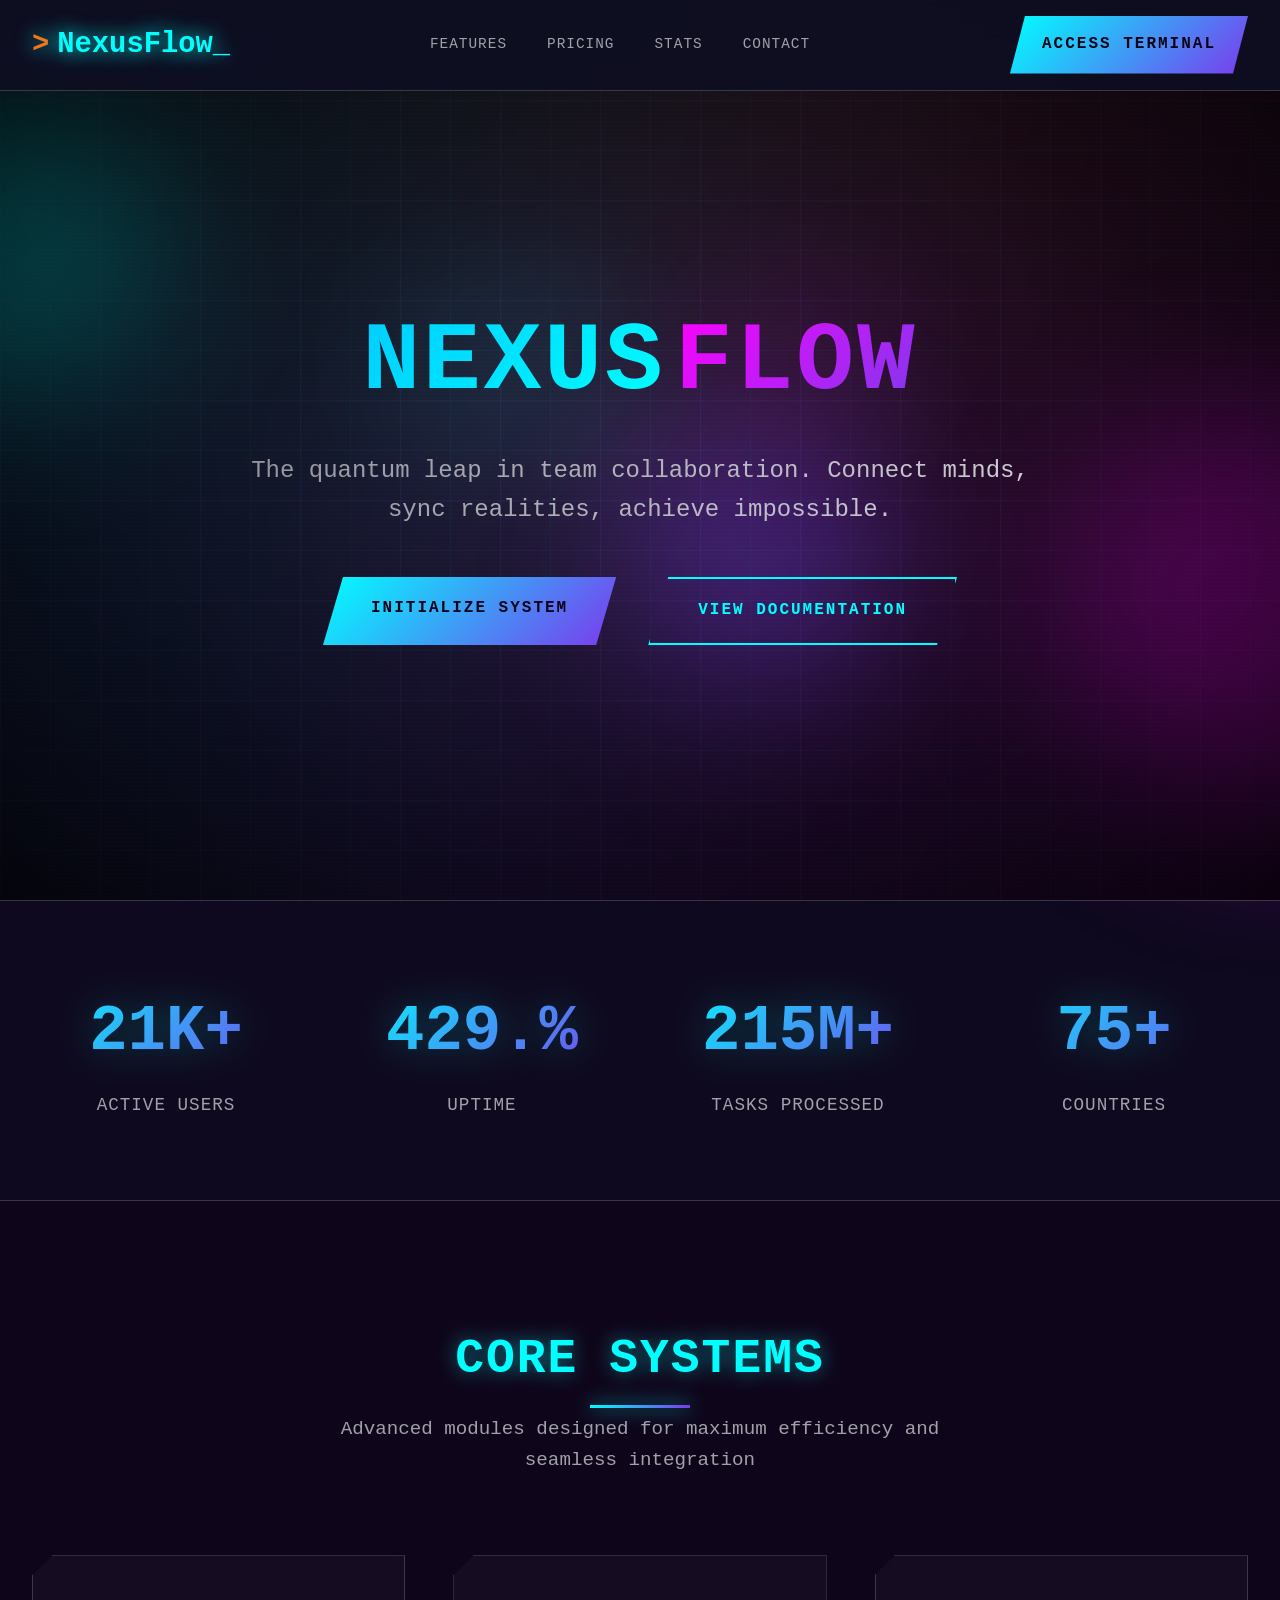
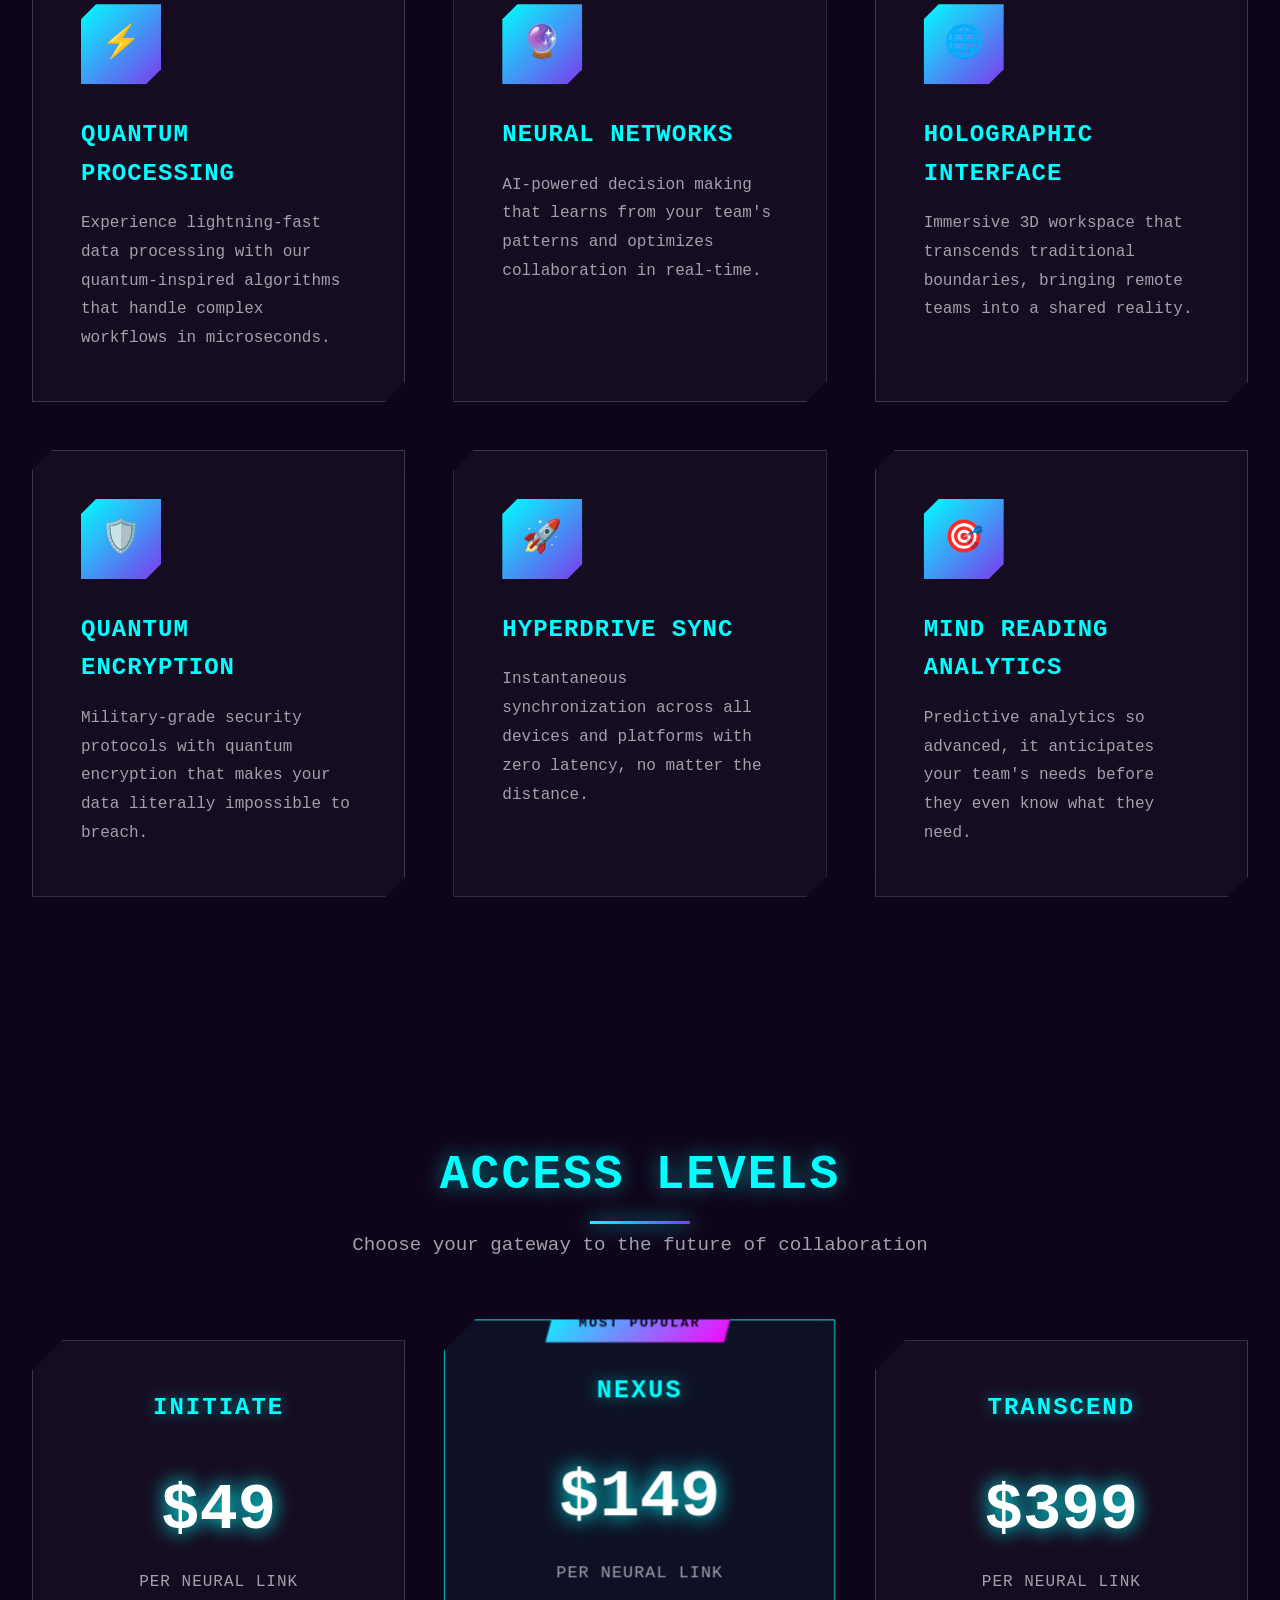
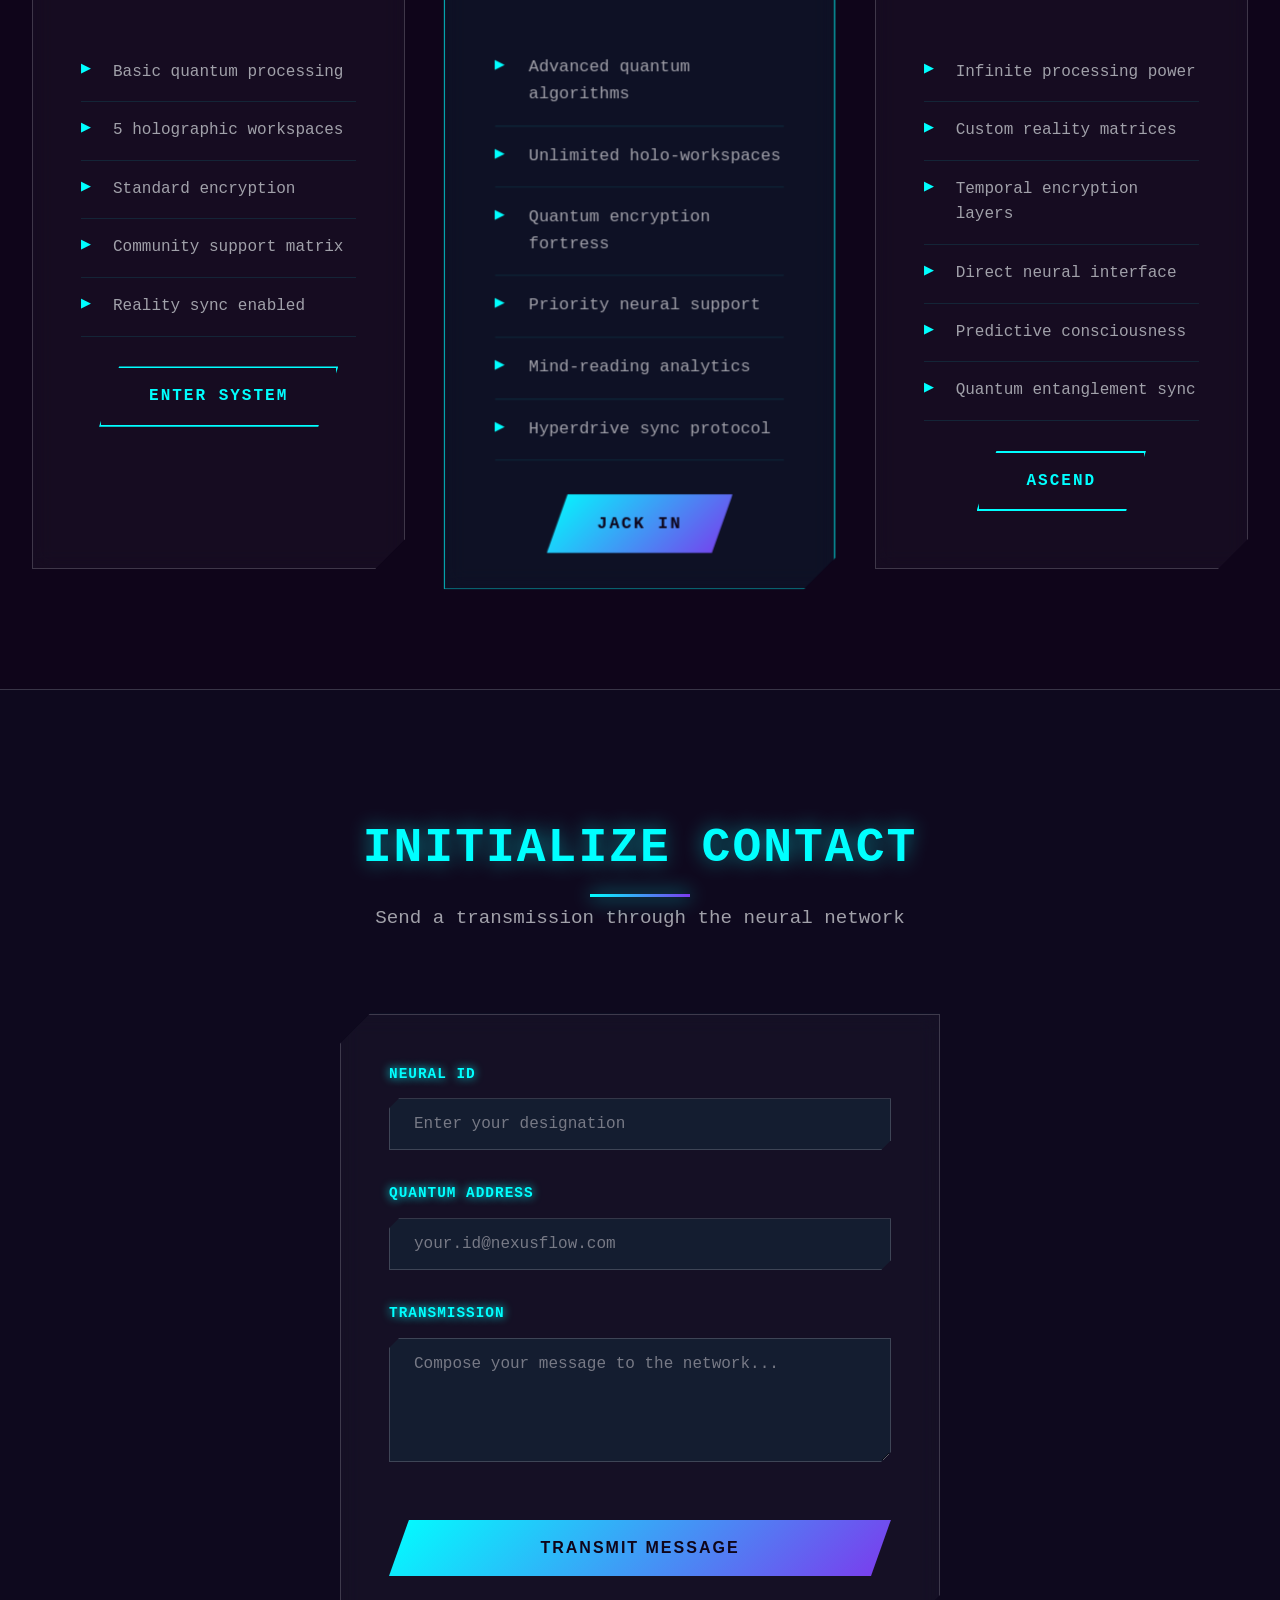
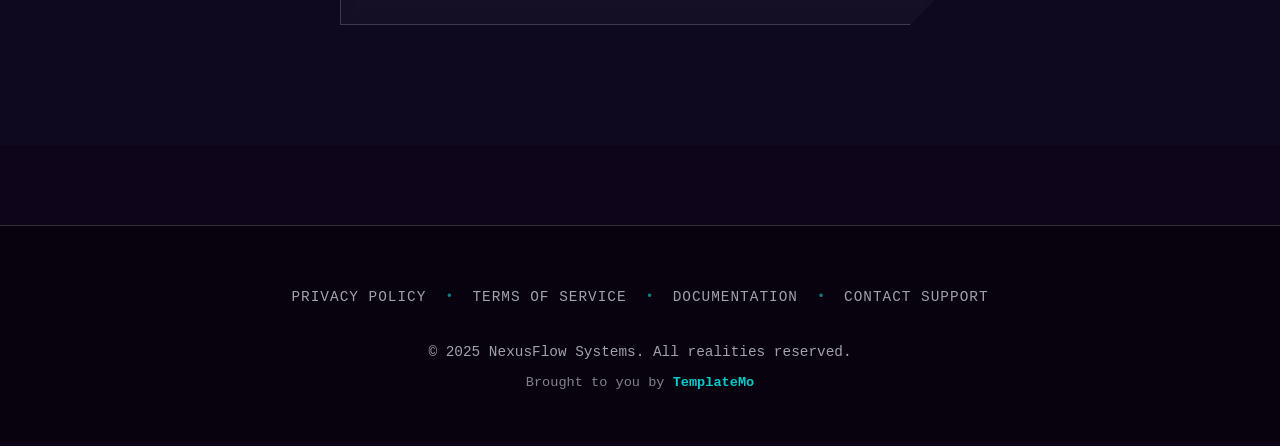
<file: legacy-template/index.html>
<!DOCTYPE html>
<html lang="en">
<head>
    <meta charset="UTF-8">
    <meta name="viewport" content="width=device-width, initial-scale=1.0">
    <title>NexusFlow - The Future of Team Collaboration</title>
    <link href="templatemo-nexus-style.css" rel="stylesheet">
<!--

TemplateMo 594 nexus flow

https://templatemo.com/tm-594-nexus-flow

-->
</head>
<body id="top">
    <!-- Enhanced Background Elements -->
    <div class="cyber-bg">
        <div class="cyber-gradient"></div>
        <div class="matrix-rain" id="matrixRain"></div>
    </div>
    
    <div class="particles" id="particlesContainer"></div>
    
    <div class="data-streams" id="dataStreams"></div>
    
    <div class="orb orb1"></div>
    <div class="orb orb2"></div>
    <div class="orb orb3"></div>
    
    <div class="grid-overlay">
        <div class="grid-lines"></div>
        <div class="grid-glow"></div>
    </div>
    
    <div class="scanlines"></div>
    <div class="noise-overlay"></div>
    
    <!-- Navigation -->
    <nav>
        <div class="nav-container">
            <a href="#top" class="logo">NexusFlow</a>
            <ul class="nav-links">
                <li><a href="#features">Features</a></li>
                <li><a href="#pricing">Pricing</a></li>
                <li><a href="#stats">Stats</a></li>
                <li><a href="#contact">Contact</a></li>
            </ul>
            <div class="nav-bottom">
                <a href="#" class="cyber-button">Access Terminal</a>
            </div>
            <button class="mobile-menu-button" id="mobileMenuBtn">
                <div class="hamburger">
                    <span></span>
                    <span></span>
                    <span></span>
                </div>
            </button>
        </div>
    </nav>

    <!-- Mobile Menu -->
    <div class="mobile-menu-overlay" id="mobileMenuOverlay"></div>
    <div class="mobile-menu" id="mobileMenu">
        <div class="mobile-menu-header">
            <a href="#top" class="mobile-menu-logo">NexusFlow</a>
            <button class="mobile-menu-close" id="mobileMenuClose">✕</button>
        </div>
        <div class="mobile-menu-cta">
            <a href="#" class="cyber-button">Access Terminal</a>
        </div>
        <nav class="mobile-menu-nav">
            <ul>
                <li><a href="#features">Features</a></li>
                <li><a href="#pricing">Pricing</a></li>
                <li><a href="#stats">Stats</a></li>
                <li><a href="#contact">Contact</a></li>
            </ul>
        </nav>
    </div>

    <!-- Hero Section -->
    <section class="hero">
        <div class="hero-container">
            <h1 class="hero-title">
                <span class="hero-nexus">NEXUS</span><span class="hero-flow">FLOW</span>
            </h1>
            <p class="hero-subtitle">The quantum leap in team collaboration. Connect minds, sync realities, achieve impossible.</p>
            <div class="hero-buttons">
                <a href="#" class="btn-primary">Initialize System</a>
                <a href="#" class="btn-secondary">View Documentation</a>
            </div>
        </div>
    </section>

    <!-- Stats Section -->
    <section class="stats fade-up" id="stats">
        <div class="stats-container">
            <div class="stats-grid">
                <div class="stat-item">
                    <span class="stat-number">50K+</span>
                    <span class="stat-label">Active Users</span>
                </div>
                <div class="stat-item">
                    <span class="stat-number">99.9%</span>
                    <span class="stat-label">Uptime</span>
                </div>
                <div class="stat-item">
                    <span class="stat-number">500M+</span>
                    <span class="stat-label">Tasks Processed</span>
                </div>
                <div class="stat-item">
                    <span class="stat-number">180+</span>
                    <span class="stat-label">Countries</span>
                </div>
            </div>
        </div>
    </section>

    <!-- Features Section -->
    <section class="features fade-up" id="features">
        <div class="features-container">
            <div class="section-header">
                <h2 class="section-title">Core Systems</h2>
                <p class="section-subtitle">Advanced modules designed for maximum efficiency and seamless integration</p>
            </div>
            
            <div class="features-grid">
                <div class="feature-card">
                    <div class="feature-icon">⚡</div>
                    <h3>Quantum Processing</h3>
                    <p>Experience lightning-fast data processing with our quantum-inspired algorithms that handle complex workflows in microseconds.</p>
                </div>
                
                <div class="feature-card">
                    <div class="feature-icon">🔮</div>
                    <h3>Neural Networks</h3>
                    <p>AI-powered decision making that learns from your team's patterns and optimizes collaboration in real-time.</p>
                </div>
                
                <div class="feature-card">
                    <div class="feature-icon">🌐</div>
                    <h3>Holographic Interface</h3>
                    <p>Immersive 3D workspace that transcends traditional boundaries, bringing remote teams into a shared reality.</p>
                </div>
                
                <div class="feature-card">
                    <div class="feature-icon">🛡️</div>
                    <h3>Quantum Encryption</h3>
                    <p>Military-grade security protocols with quantum encryption that makes your data literally impossible to breach.</p>
                </div>
                
                <div class="feature-card">
                    <div class="feature-icon">🚀</div>
                    <h3>Hyperdrive Sync</h3>
                    <p>Instantaneous synchronization across all devices and platforms with zero latency, no matter the distance.</p>
                </div>
                
                <div class="feature-card">
                    <div class="feature-icon">🎯</div>
                    <h3>Mind Reading Analytics</h3>
                    <p>Predictive analytics so advanced, it anticipates your team's needs before they even know what they need.</p>
                </div>
            </div>
        </div>
    </section>

    <!-- Pricing Section -->
    <section class="pricing fade-up" id="pricing">
        <div class="pricing-container">
            <div class="section-header">
                <h2 class="section-title">Access Levels</h2>
                <p class="section-subtitle">Choose your gateway to the future of collaboration</p>
            </div>
            
            <div class="pricing-grid">
                <div class="pricing-card">
                    <div class="plan-name">Initiate</div>
                    <div class="plan-price">$49</div>
                    <div class="plan-period">per neural link</div>
                    <ul class="plan-features">
                        <li>Basic quantum processing</li>
                        <li>5 holographic workspaces</li>
                        <li>Standard encryption</li>
                        <li>Community support matrix</li>
                        <li>Reality sync enabled</li>
                    </ul>
                    <a href="#" class="btn-secondary">Enter System</a>
                </div>
                
                <div class="pricing-card featured">
                    <div class="plan-name">Nexus</div>
                    <div class="plan-price">$149</div>
                    <div class="plan-period">per neural link</div>
                    <ul class="plan-features">
                        <li>Advanced quantum algorithms</li>
                        <li>Unlimited holo-workspaces</li>
                        <li>Quantum encryption fortress</li>
                        <li>Priority neural support</li>
                        <li>Mind-reading analytics</li>
                        <li>Hyperdrive sync protocol</li>
                    </ul>
                    <a href="#" class="btn-primary">Jack In</a>
                </div>
                
                <div class="pricing-card">
                    <div class="plan-name">Transcend</div>
                    <div class="plan-price">$399</div>
                    <div class="plan-period">per neural link</div>
                    <ul class="plan-features">
                        <li>Infinite processing power</li>
                        <li>Custom reality matrices</li>
                        <li>Temporal encryption layers</li>
                        <li>Direct neural interface</li>
                        <li>Predictive consciousness</li>
                        <li>Quantum entanglement sync</li>
                    </ul>
                    <a href="#" class="btn-secondary">Ascend</a>
                </div>
            </div>
        </div>
    </section>

    <!-- Contact Section -->
    <section class="contact fade-up" id="contact">
        <div class="contact-container">
            <div class="section-header">
                <h2 class="section-title">Initialize Contact</h2>
                <p class="section-subtitle">Send a transmission through the neural network</p>
            </div>
            
            <div class="contact-form-wrapper">
                <div class="contact-form">
                    <div class="form-group">
                        <label for="name">Neural ID</label>
                        <input type="text" id="name" name="name" placeholder="Enter your designation" required>
                    </div>
                    
                    <div class="form-group">
                        <label for="email">Quantum Address</label>
                        <input type="email" id="email" name="email" placeholder="your.id@nexusflow.com" required>
                    </div>
                    
                    <div class="form-group">
                        <label for="message">Transmission</label>
                        <textarea id="message" name="message" rows="5" placeholder="Compose your message to the network..." required></textarea>
                    </div>
                    
                    <button type="submit" class="btn-primary btn-submit">Transmit Message</button>
                </div>
            </div>
        </div>
    </section>

    <!-- Footer -->
    <footer class="footer">
        <div class="footer-content">
            <div class="footer-links">
                <a href="#">Privacy Policy</a>
                <span class="footer-separator">•</span>
                <a href="#">Terms of Service</a>
                <span class="footer-separator">•</span>
                <a href="#">Documentation</a>
                <span class="footer-separator">•</span>
                <a href="#">Contact Support</a>
            </div>
            <div class="footer-bottom">
                <p>&copy; 2025 NexusFlow Systems. All realities reserved.</p>
                <p class="footer-credit">Brought to you by <a href="https://templatemo.com" target="_blank" rel="noopener nofollow">TemplateMo</a></p>
            </div>
        </div>
    </footer>

    <script src="templatemo-nexus-scripts.js"></script>
</body>
</html>
</file>
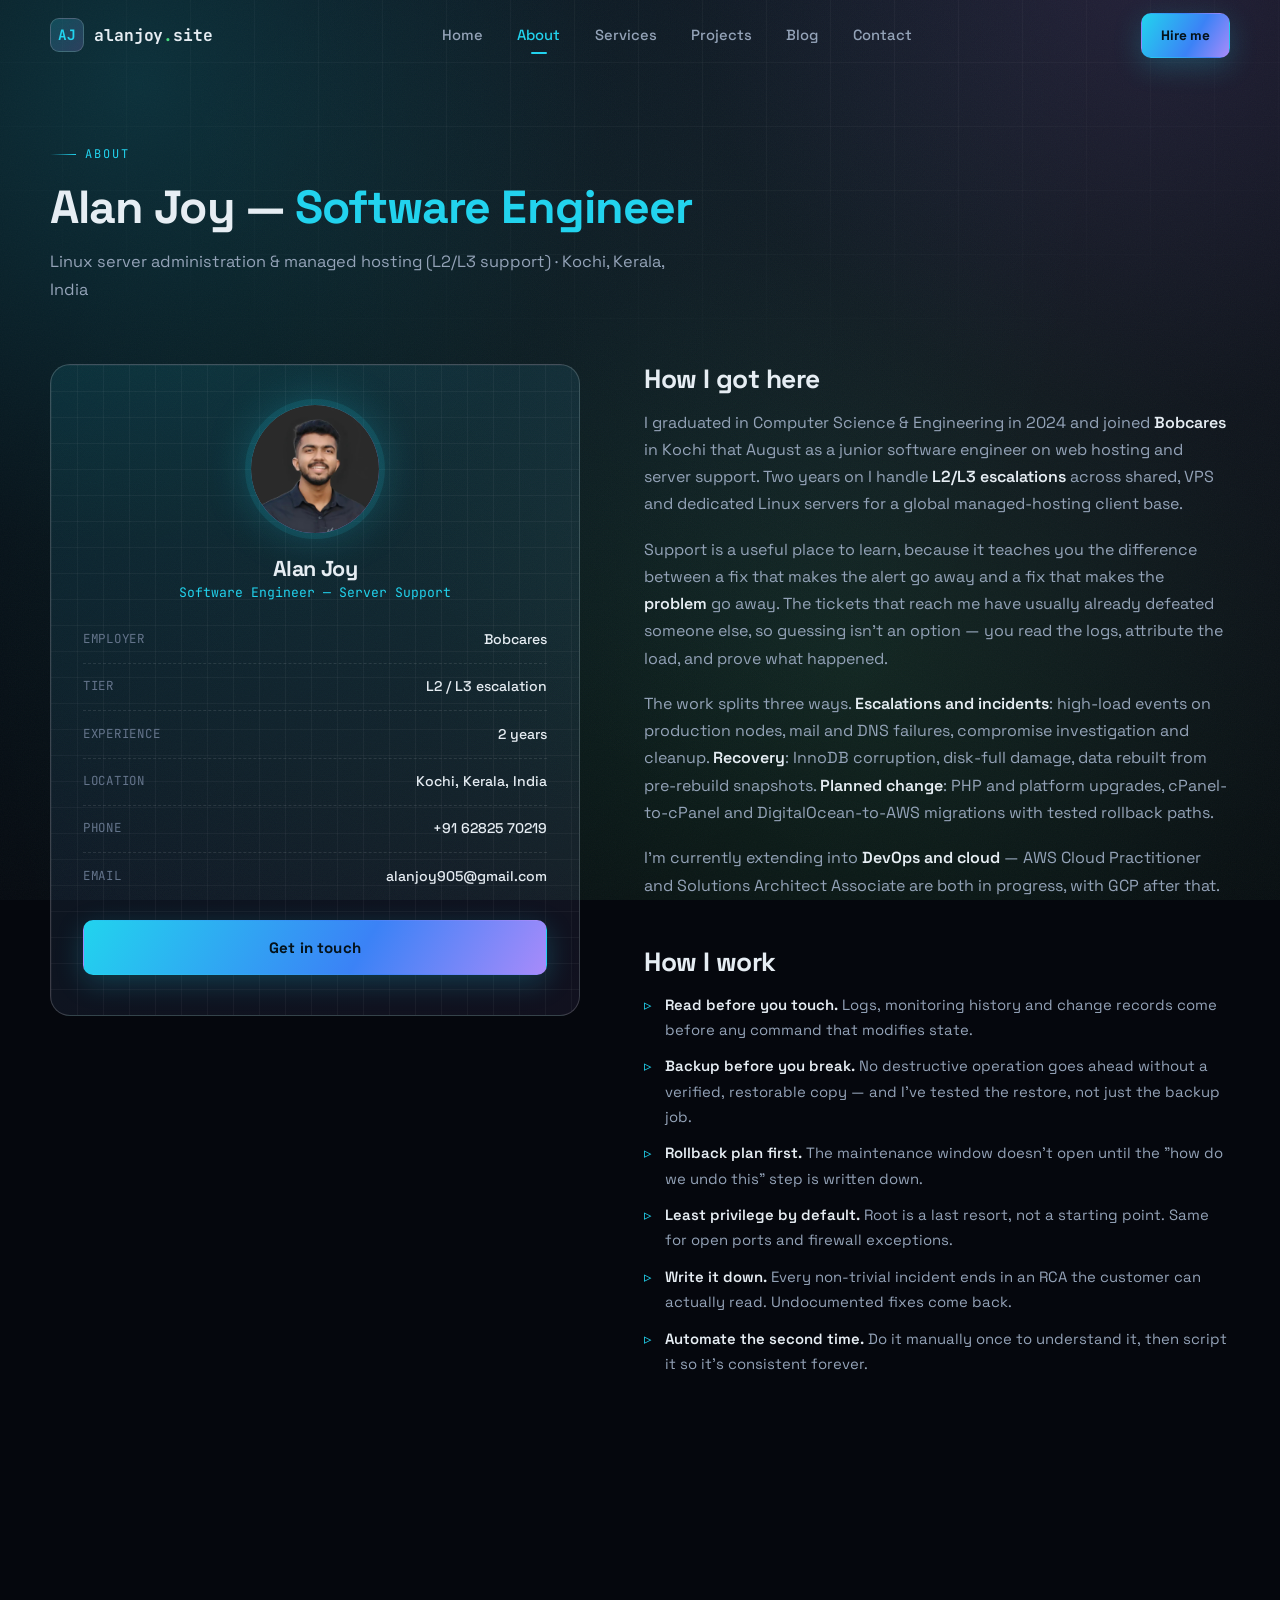
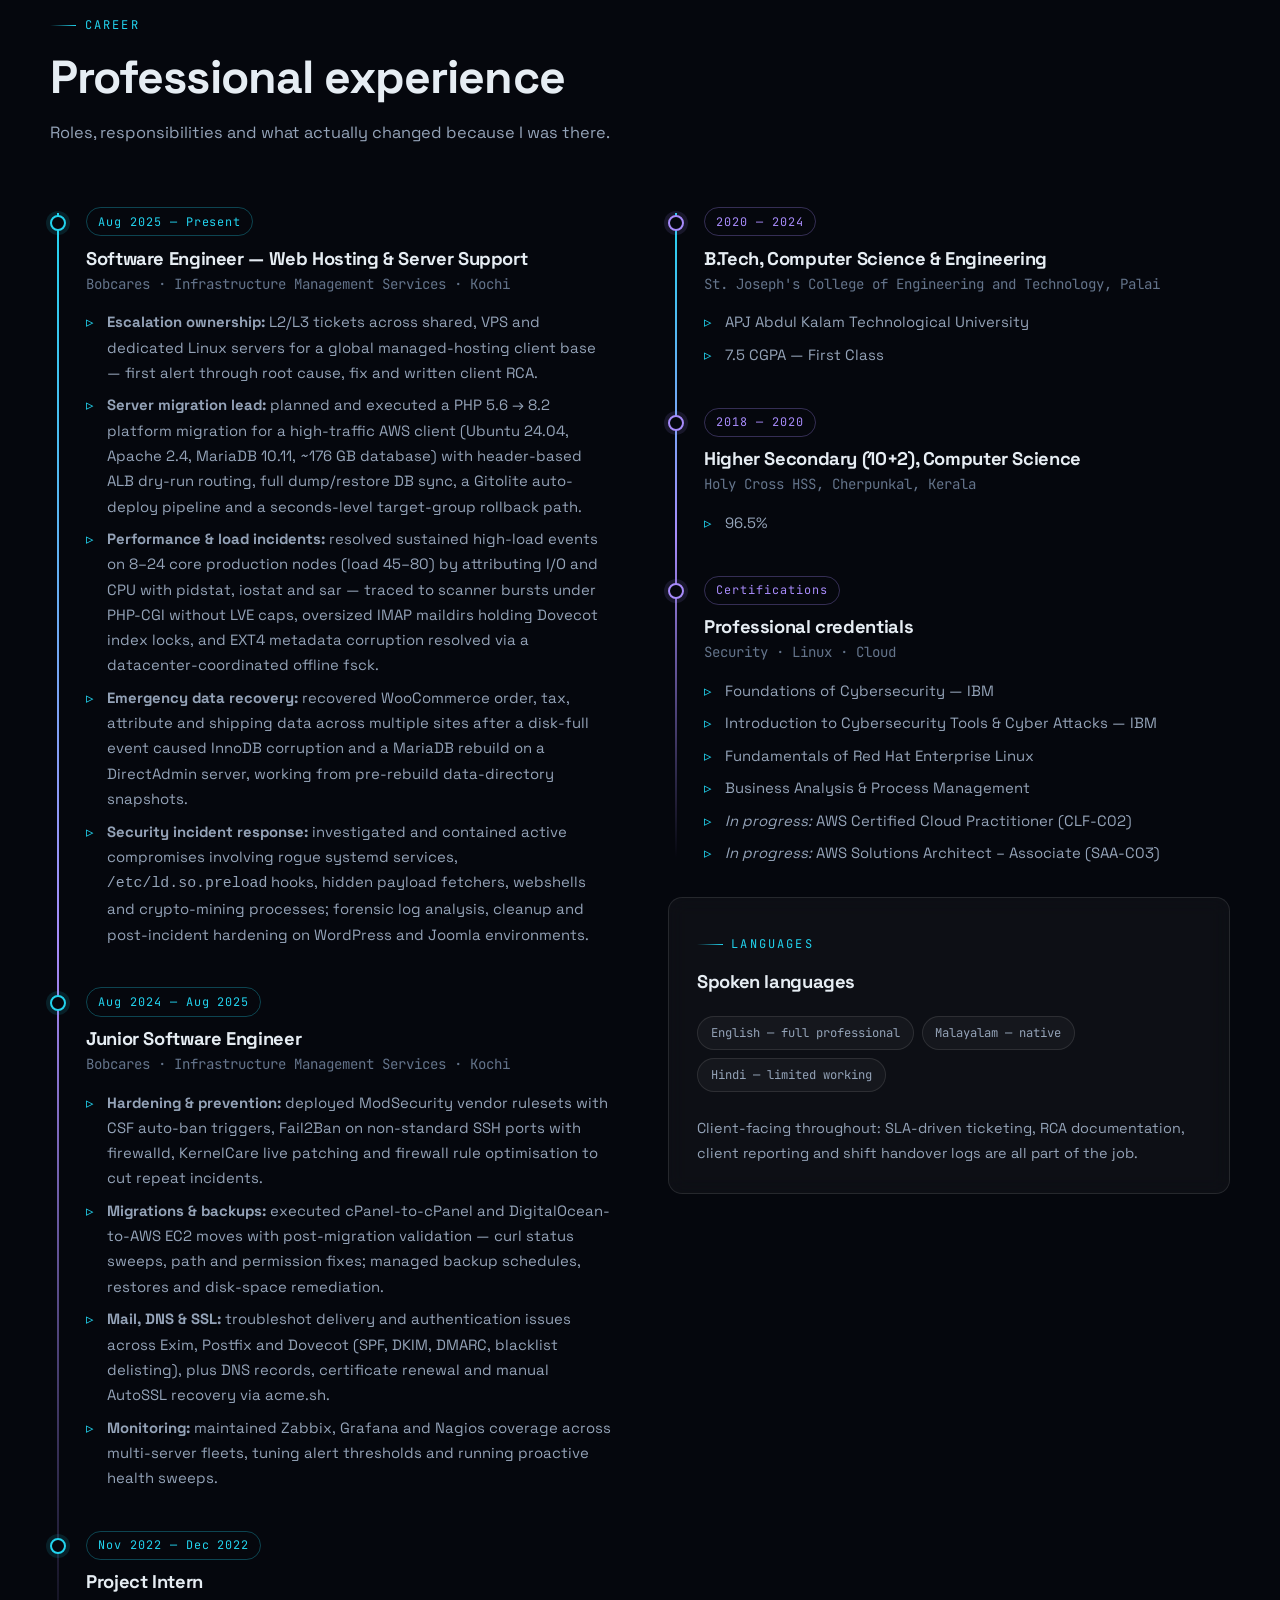
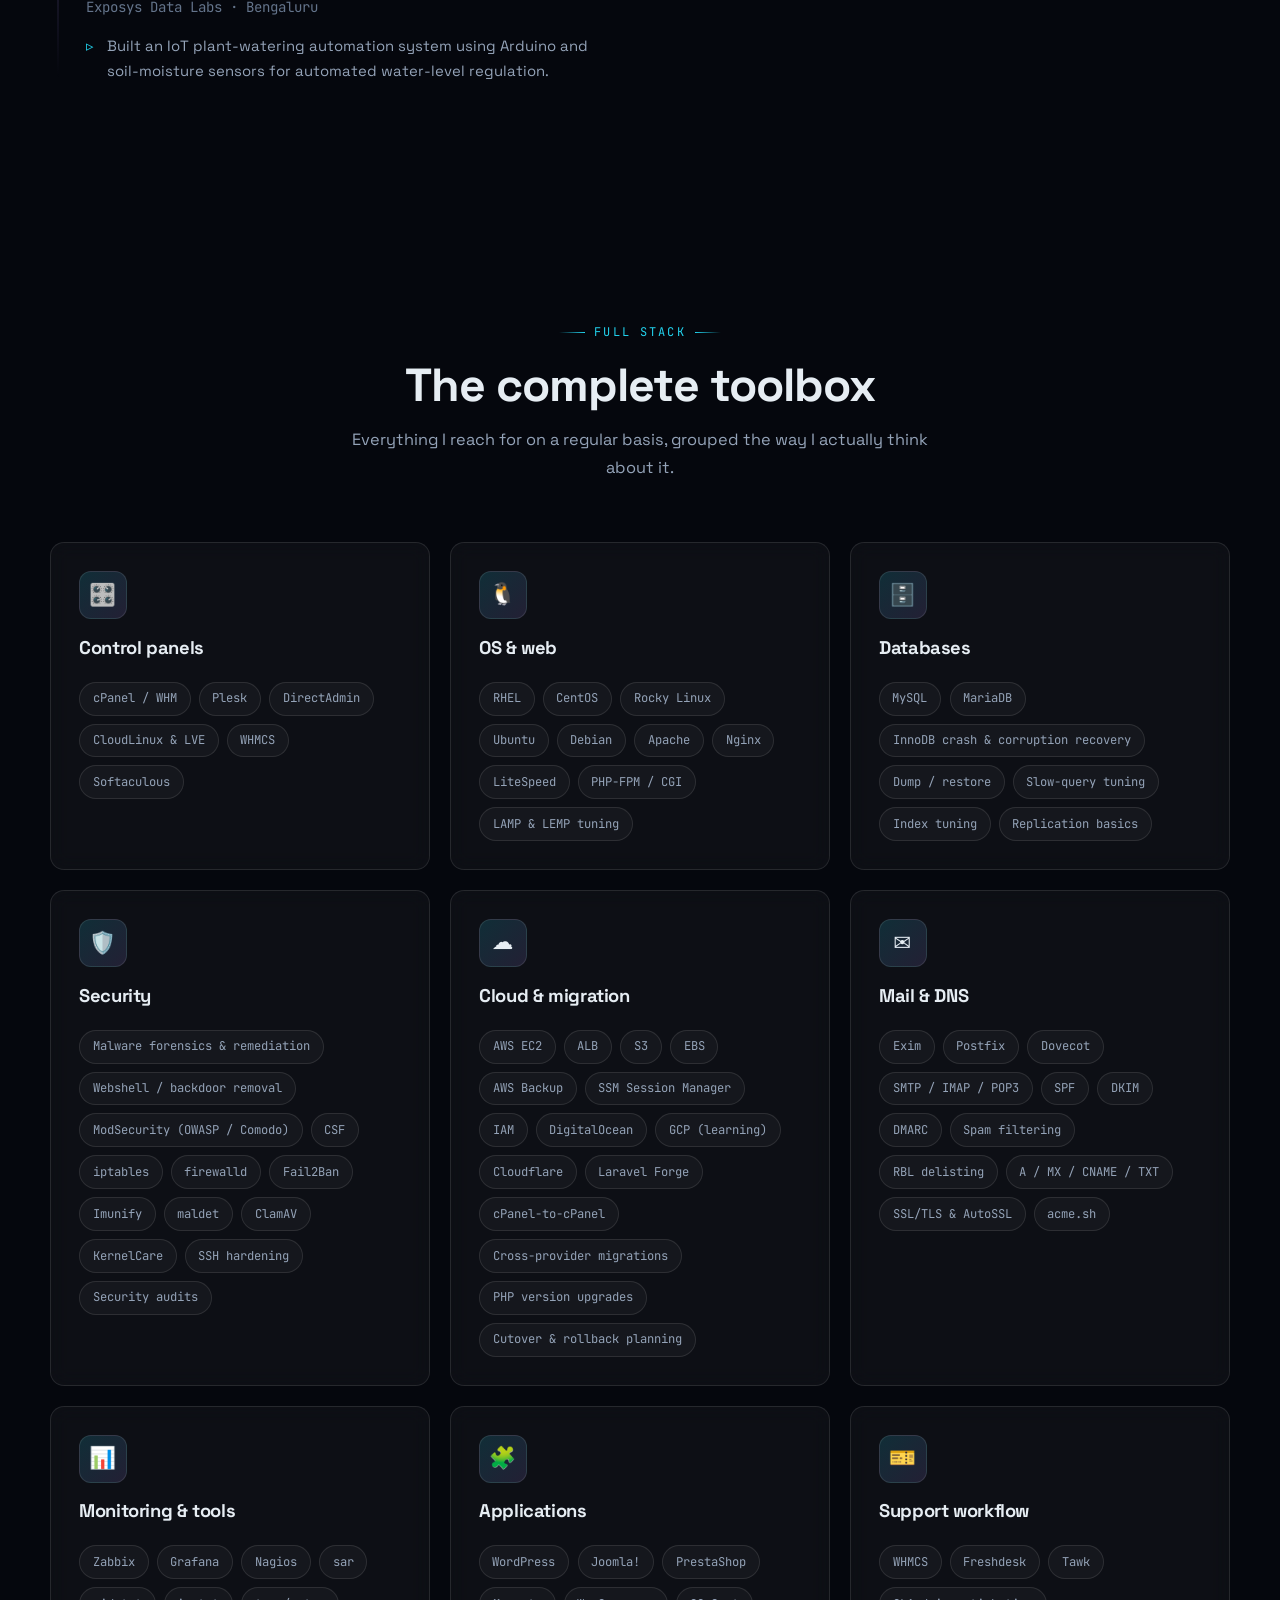
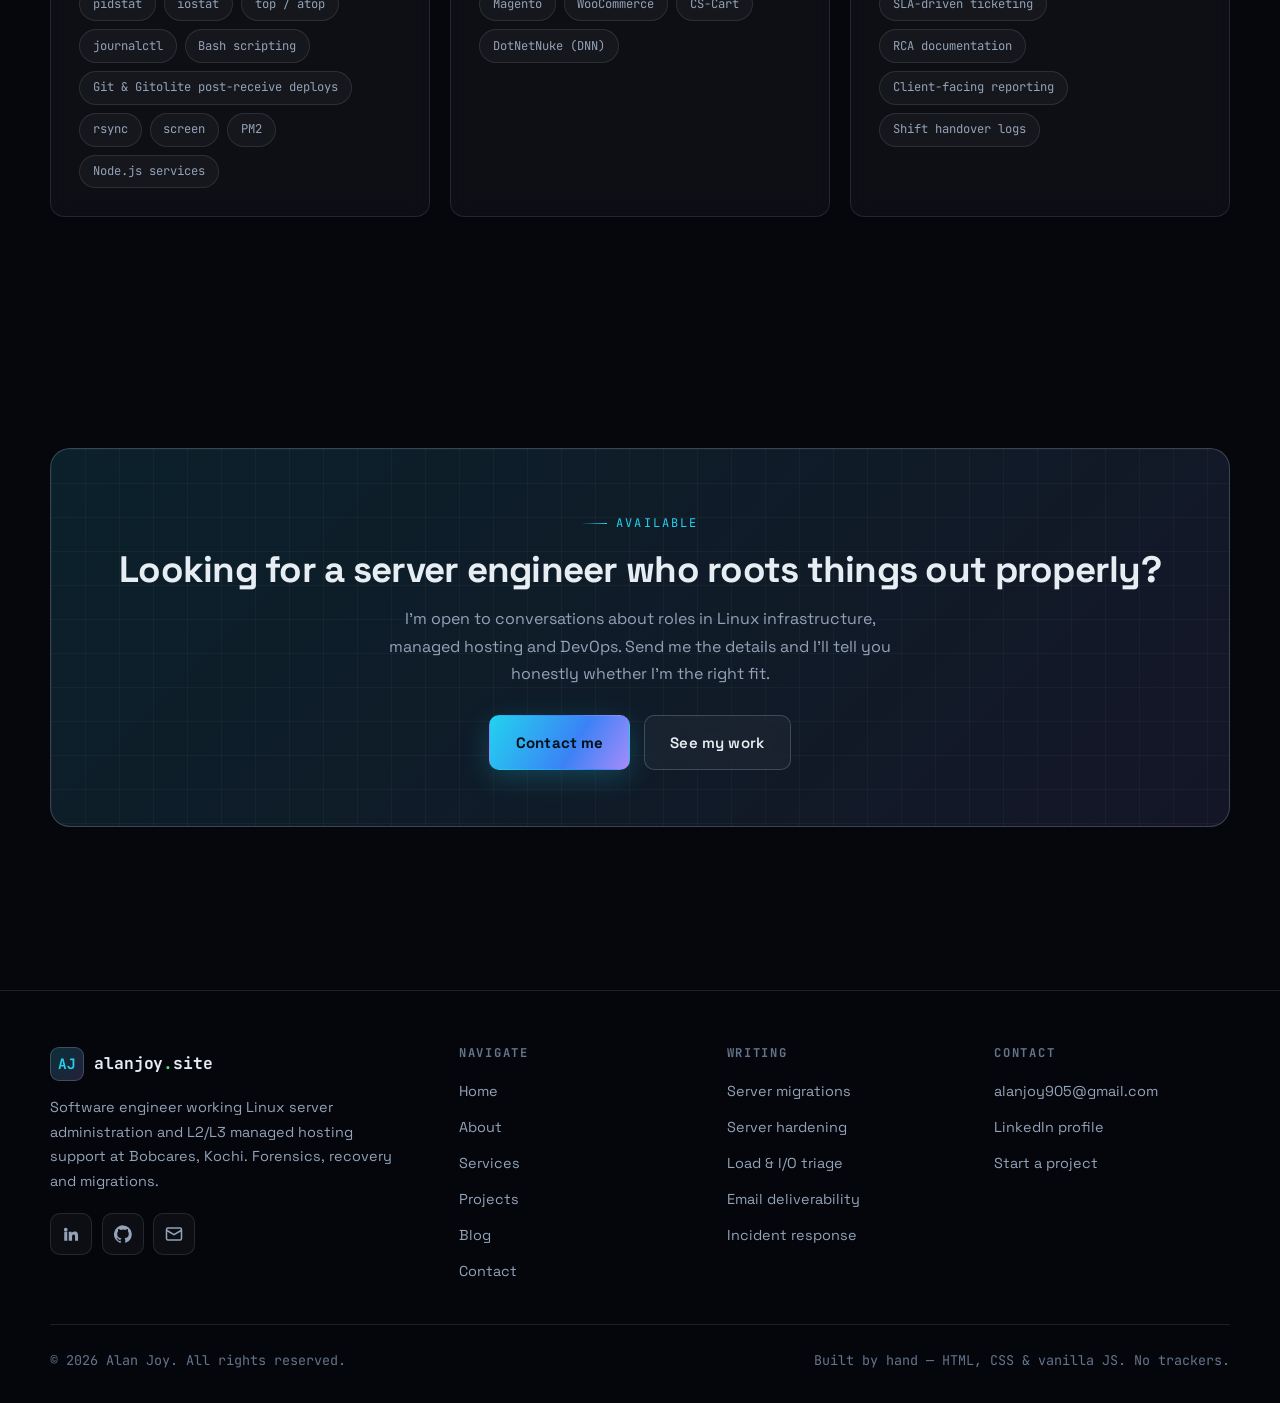
<file: about.html>
<!DOCTYPE html>
<html lang="en">
<head>
<meta charset="utf-8">
<meta name="viewport" content="width=device-width, initial-scale=1">
<meta name="author" content="Alan Joy">
<meta name="theme-color" content="#05070d">
<link rel="preconnect" href="https://fonts.googleapis.com">
<link rel="preconnect" href="https://fonts.gstatic.com" crossorigin>
<link href="https://fonts.googleapis.com/css2?family=Space+Grotesk:wght@400;500;600;700&family=JetBrains+Mono:wght@400;500;700&display=swap" rel="stylesheet">
<link rel="stylesheet" href="assets/css/main.css?v=3">
<link rel="icon" href="data:image/svg+xml,%3Csvg xmlns='http://www.w3.org/2000/svg' viewBox='0 0 64 64'%3E%3Crect width='64' height='64' rx='14' fill='%2305070d'/%3E%3Ctext x='32' y='43' font-family='monospace' font-size='30' font-weight='700' fill='%2322d3ee' text-anchor='middle'%3EAJ%3C/text%3E%3C/svg%3E">
<title>About Alan Joy — Software Engineer, Linux &amp; Managed Hosting</title>
<meta name="description" content="Background, experience at Bobcares, education at St. Joseph's College of Engineering and Technology, certifications and full technical toolbox of Alan Joy.">
<link rel="canonical" href="https://alanjoy.site/about.html">
<meta property="og:type" content="website">
<meta property="og:title" content="About Alan Joy — Software Engineer, Linux &amp; Managed Hosting">
<meta property="og:description" content="Background, experience at Bobcares, education at St. Joseph's College of Engineering and Technology, certifications and full technical toolbox of Alan Joy.">
<meta property="og:url" content="https://alanjoy.site/about.html">
<meta property="og:site_name" content="Alan Joy">
<meta name="twitter:card" content="summary_large_image">
<meta name="twitter:title" content="About Alan Joy — Software Engineer, Linux &amp; Managed Hosting">
<meta name="twitter:description" content="Background, experience at Bobcares, education at St. Joseph's College of Engineering and Technology, certifications and full technical toolbox of Alan Joy.">
<noscript><style>.reveal{opacity:1!important;transform:none!important}</style></noscript>
</head>
<body data-page="about" id="top">
<div class="progress-bar" id="progress"></div>

<div class="bg-layer" aria-hidden="true">
  <div class="bg-aurora"></div>
  <div class="bg-grid"></div>
  <div class="bg-noise"></div>
</div>

<a class="skip-link" href="#main">Skip to content</a>

<header class="nav" id="nav">
  <div class="nav__inner">
    <a href="index.html" class="brand" aria-label="Alan Joy — home">
      <span class="brand__mark" aria-hidden="true">AJ</span>
      <span>alanjoy<span class="brand__dot">.</span>site</span>
    </a>

    <nav class="nav__links" aria-label="Primary">
      <a href="index.html" data-nav="home">Home</a>
      <a href="about.html" data-nav="about">About</a>
      <a href="services.html" data-nav="services">Services</a>
      <a href="projects.html" data-nav="projects">Projects</a>
      <a href="blog.html" data-nav="blog">Blog</a>
      <a href="contact.html" data-nav="contact">Contact</a>
    </nav>

    <div class="nav__actions">
      <a href="contact.html" class="btn btn--primary btn--sm">Hire me</a>
      <button class="burger" id="burger" aria-label="Open menu" aria-expanded="false" aria-controls="drawer">
        <span></span><span></span><span></span>
      </button>
    </div>
  </div>
</header>

<div class="drawer" id="drawer">
  <a href="index.html" data-nav="home">Home</a>
  <a href="about.html" data-nav="about">About</a>
  <a href="services.html" data-nav="services">Services</a>
  <a href="projects.html" data-nav="projects">Projects</a>
  <a href="blog.html" data-nav="blog">Blog</a>
  <a href="contact.html" data-nav="contact">Contact</a>
  <a href="contact.html" class="btn btn--primary">Hire me</a>
</div>

<main id="main">
<section class="section" style="padding-top: calc(var(--nav-h) + 4rem);">
  <div class="wrap">
    <div class="section-head reveal">
      <span class="eyebrow">About</span>
      <h1 class="section-title">Alan Joy — <span style="color: var(--cyan);">Software Engineer</span></h1>
      <p class="section-sub">
        Linux server administration &amp; managed hosting (L2/L3 support) · Kochi, Kerala, India
      </p>
    </div>

    <div class="about">
      <div class="about__portrait reveal">
        <div class="avatar">
          <img class="avatar__img" src="assets/img/alan-joy.jpg" alt="Alan Joy" width="128" height="128" decoding="async">
          <span class="avatar__initials" aria-hidden="true">AJ</span>
        </div>
        <h3>Alan Joy</h3>
        <p class="role">Software Engineer — Server Support</p>
        <ul class="meta-list">
          <li><span class="k">Employer</span> <span class="v">Bobcares</span></li>
          <li><span class="k">Tier</span> <span class="v">L2 / L3 escalation</span></li>
          <li><span class="k">Experience</span> <span class="v">2 years</span></li>
          <li><span class="k">Location</span> <span class="v">Kochi, Kerala, India</span></li>
          <li><span class="k">Phone</span> <span class="v">+91 62825 70219</span></li>
          <li><span class="k">Email</span> <span class="v">alanjoy905@gmail.com</span></li>
        </ul>
        <div class="mt-4" style="position: relative; z-index: 1;">
          <a href="contact.html" class="btn btn--primary" style="width: 100%;">Get in touch</a>
        </div>
      </div>

      <div class="about__body reveal" data-delay="1">
        <h2 class="section-title" style="font-size: 1.65rem;">How I got here</h2>
        <p>
          I graduated in Computer Science &amp; Engineering in 2024 and joined
          <strong>Bobcares</strong> in Kochi that August as a junior software engineer on
          web hosting and server support. Two years on I handle
          <strong>L2/L3 escalations</strong> across shared, VPS and dedicated Linux servers
          for a global managed-hosting client base.
        </p>
        <p>
          Support is a useful place to learn, because it teaches you the difference
          between a fix that makes the alert go away and a fix that makes the
          <strong>problem</strong> go away. The tickets that reach me have usually already
          defeated someone else, so guessing isn't an option — you read the logs,
          attribute the load, and prove what happened.
        </p>
        <p>
          The work splits three ways. <strong>Escalations and incidents</strong>: high-load
          events on production nodes, mail and DNS failures, compromise investigation
          and cleanup. <strong>Recovery</strong>: InnoDB corruption, disk-full damage, data
          rebuilt from pre-rebuild snapshots. <strong>Planned change</strong>: PHP and platform
          upgrades, cPanel-to-cPanel and DigitalOcean-to-AWS migrations with tested
          rollback paths.
        </p>
        <p>
          I'm currently extending into <strong>DevOps and cloud</strong> — AWS Cloud
          Practitioner and Solutions Architect Associate are both in progress, with
          GCP after that.
        </p>

        <h2 class="section-title mt-6" style="font-size: 1.65rem;">How I work</h2>
        <ul class="tl-points" style="gap: 0.7rem;">
          <li><strong>Read before you touch.</strong> Logs, monitoring history and change records come before any command that modifies state.</li>
          <li><strong>Backup before you break.</strong> No destructive operation goes ahead without a verified, restorable copy — and I've tested the restore, not just the backup job.</li>
          <li><strong>Rollback plan first.</strong> The maintenance window doesn't open until the "how do we undo this" step is written down.</li>
          <li><strong>Least privilege by default.</strong> Root is a last resort, not a starting point. Same for open ports and firewall exceptions.</li>
          <li><strong>Write it down.</strong> Every non-trivial incident ends in an RCA the customer can actually read. Undocumented fixes come back.</li>
          <li><strong>Automate the second time.</strong> Do it manually once to understand it, then script it so it's consistent forever.</li>
        </ul>
      </div>
    </div>
  </div>
</section>

<!-- ============ EXPERIENCE ============ -->
<section class="section" id="experience">
  <div class="wrap">
    <div class="section-head reveal">
      <span class="eyebrow">Career</span>
      <h2 class="section-title">Professional experience</h2>
      <p class="section-sub">Roles, responsibilities and what actually changed because I was there.</p>
    </div>

    <div class="grid grid--2" style="gap: clamp(2rem, 5vw, 3.5rem); align-items: start;">
      <div class="timeline reveal">
        <article class="tl-item">
          <span class="tl-date">Aug 2025 — Present</span>
          <h3 class="tl-role">Software Engineer — Web Hosting &amp; Server Support</h3>
          <p class="tl-org">Bobcares · Infrastructure Management Services · Kochi</p>
          <ul class="tl-points">
            <li><strong>Escalation ownership:</strong> L2/L3 tickets across shared, VPS and dedicated Linux servers for a global managed-hosting client base — first alert through root cause, fix and written client RCA.</li>
            <li><strong>Server migration lead:</strong> planned and executed a PHP 5.6 → 8.2 platform migration for a high-traffic AWS client (Ubuntu 24.04, Apache 2.4, MariaDB 10.11, ~176 GB database) with header-based ALB dry-run routing, full dump/restore DB sync, a Gitolite auto-deploy pipeline and a seconds-level target-group rollback path.</li>
            <li><strong>Performance &amp; load incidents:</strong> resolved sustained high-load events on 8–24 core production nodes (load 45–80) by attributing I/O and CPU with pidstat, iostat and sar — traced to scanner bursts under PHP-CGI without LVE caps, oversized IMAP maildirs holding Dovecot index locks, and EXT4 metadata corruption resolved via a datacenter-coordinated offline fsck.</li>
            <li><strong>Emergency data recovery:</strong> recovered WooCommerce order, tax, attribute and shipping data across multiple sites after a disk-full event caused InnoDB corruption and a MariaDB rebuild on a DirectAdmin server, working from pre-rebuild data-directory snapshots.</li>
            <li><strong>Security incident response:</strong> investigated and contained active compromises involving rogue systemd services, <code>/etc/ld.so.preload</code> hooks, hidden payload fetchers, webshells and crypto-mining processes; forensic log analysis, cleanup and post-incident hardening on WordPress and Joomla environments.</li>
          </ul>
        </article>

        <article class="tl-item">
          <span class="tl-date">Aug 2024 — Aug 2025</span>
          <h3 class="tl-role">Junior Software Engineer</h3>
          <p class="tl-org">Bobcares · Infrastructure Management Services · Kochi</p>
          <ul class="tl-points">
            <li><strong>Hardening &amp; prevention:</strong> deployed ModSecurity vendor rulesets with CSF auto-ban triggers, Fail2Ban on non-standard SSH ports with firewalld, KernelCare live patching and firewall rule optimisation to cut repeat incidents.</li>
            <li><strong>Migrations &amp; backups:</strong> executed cPanel-to-cPanel and DigitalOcean-to-AWS EC2 moves with post-migration validation — curl status sweeps, path and permission fixes; managed backup schedules, restores and disk-space remediation.</li>
            <li><strong>Mail, DNS &amp; SSL:</strong> troubleshot delivery and authentication issues across Exim, Postfix and Dovecot (SPF, DKIM, DMARC, blacklist delisting), plus DNS records, certificate renewal and manual AutoSSL recovery via acme.sh.</li>
            <li><strong>Monitoring:</strong> maintained Zabbix, Grafana and Nagios coverage across multi-server fleets, tuning alert thresholds and running proactive health sweeps.</li>
          </ul>
        </article>

        <article class="tl-item">
          <span class="tl-date">Nov 2022 — Dec 2022</span>
          <h3 class="tl-role">Project Intern</h3>
          <p class="tl-org">Exposys Data Labs · Bengaluru</p>
          <ul class="tl-points">
            <li>Built an IoT plant-watering automation system using Arduino and soil-moisture sensors for automated water-level regulation.</li>
          </ul>
        </article>
      </div>

      <div>
        <div class="timeline reveal" data-delay="1">
          <article class="tl-item tl-item--edu">
            <span class="tl-date">2020 — 2024</span>
            <h3 class="tl-role">B.Tech, Computer Science &amp; Engineering</h3>
            <p class="tl-org">St. Joseph's College of Engineering and Technology, Palai</p>
            <ul class="tl-points">
              <li>APJ Abdul Kalam Technological University</li>
              <li>7.5 CGPA — First Class</li>
            </ul>
          </article>

          <article class="tl-item tl-item--edu">
            <span class="tl-date">2018 — 2020</span>
            <h3 class="tl-role">Higher Secondary (10+2), Computer Science</h3>
            <p class="tl-org">Holy Cross HSS, Cherpunkal, Kerala</p>
            <ul class="tl-points">
              <li>96.5%</li>
            </ul>
          </article>

          <article class="tl-item tl-item--edu">
            <span class="tl-date">Certifications</span>
            <h3 class="tl-role">Professional credentials</h3>
            <p class="tl-org">Security · Linux · Cloud</p>
            <ul class="tl-points">
              <li>Foundations of Cybersecurity — IBM</li>
              <li>Introduction to Cybersecurity Tools &amp; Cyber Attacks — IBM</li>
              <li>Fundamentals of Red Hat Enterprise Linux</li>
              <li>Business Analysis &amp; Process Management</li>
              <li><em>In progress:</em> AWS Certified Cloud Practitioner (CLF-C02)</li>
              <li><em>In progress:</em> AWS Solutions Architect – Associate (SAA-C03)</li>
            </ul>
          </article>
        </div>

        <div class="card reveal mt-4" data-delay="2">
          <span class="eyebrow">Languages</span>
          <h3>Spoken languages</h3>
          <div class="pill-row">
            <span class="pill">English — full professional</span>
            <span class="pill">Malayalam — native</span>
            <span class="pill">Hindi — limited working</span>
          </div>
          <p class="mt-3" style="font-size: 0.9rem;">
            Client-facing throughout: SLA-driven ticketing, RCA documentation,
            client reporting and shift handover logs are all part of the job.
          </p>
        </div>
      </div>
    </div>
  </div>
</section>

<!-- ============ TOOLBOX ============ -->
<section class="section" id="toolbox">
  <div class="wrap">
    <div class="section-head section-head--center reveal">
      <span class="eyebrow">Full stack</span>
      <h2 class="section-title">The complete toolbox</h2>
      <p class="section-sub">Everything I reach for on a regular basis, grouped the way I actually think about it.</p>
    </div>

    <div class="grid grid--3">
      <div class="card reveal">
        <span class="card__icon" aria-hidden="true">🎛️</span>
        <h3>Control panels</h3>
        <div class="pill-row">
          <span class="pill">cPanel / WHM</span>
          <span class="pill">Plesk</span>
          <span class="pill">DirectAdmin</span>
          <span class="pill">CloudLinux &amp; LVE</span>
          <span class="pill">WHMCS</span>
          <span class="pill">Softaculous</span>
        </div>
      </div>

      <div class="card reveal">
        <span class="card__icon" aria-hidden="true">🐧</span>
        <h3>OS &amp; web</h3>
        <div class="pill-row">
          <span class="pill">RHEL</span>
          <span class="pill">CentOS</span>
          <span class="pill">Rocky Linux</span>
          <span class="pill">Ubuntu</span>
          <span class="pill">Debian</span>
          <span class="pill">Apache</span>
          <span class="pill">Nginx</span>
          <span class="pill">LiteSpeed</span>
          <span class="pill">PHP-FPM / CGI</span>
          <span class="pill">LAMP &amp; LEMP tuning</span>
        </div>
      </div>

      <div class="card reveal">
        <span class="card__icon" aria-hidden="true">🗄️</span>
        <h3>Databases</h3>
        <div class="pill-row">
          <span class="pill">MySQL</span>
          <span class="pill">MariaDB</span>
          <span class="pill">InnoDB crash &amp; corruption recovery</span>
          <span class="pill">Dump / restore</span>
          <span class="pill">Slow-query tuning</span>
          <span class="pill">Index tuning</span>
          <span class="pill">Replication basics</span>
        </div>
      </div>

      <div class="card reveal">
        <span class="card__icon" aria-hidden="true">🛡️</span>
        <h3>Security</h3>
        <div class="pill-row">
          <span class="pill">Malware forensics &amp; remediation</span>
          <span class="pill">Webshell / backdoor removal</span>
          <span class="pill">ModSecurity (OWASP / Comodo)</span>
          <span class="pill">CSF</span>
          <span class="pill">iptables</span>
          <span class="pill">firewalld</span>
          <span class="pill">Fail2Ban</span>
          <span class="pill">Imunify</span>
          <span class="pill">maldet</span>
          <span class="pill">ClamAV</span>
          <span class="pill">KernelCare</span>
          <span class="pill">SSH hardening</span>
          <span class="pill">Security audits</span>
        </div>
      </div>

      <div class="card reveal">
        <span class="card__icon" aria-hidden="true">☁️</span>
        <h3>Cloud &amp; migration</h3>
        <div class="pill-row">
          <span class="pill">AWS EC2</span>
          <span class="pill">ALB</span>
          <span class="pill">S3</span>
          <span class="pill">EBS</span>
          <span class="pill">AWS Backup</span>
          <span class="pill">SSM Session Manager</span>
          <span class="pill">IAM</span>
          <span class="pill">DigitalOcean</span>
          <span class="pill">GCP (learning)</span>
          <span class="pill">Cloudflare</span>
          <span class="pill">Laravel Forge</span>
          <span class="pill">cPanel-to-cPanel</span>
          <span class="pill">Cross-provider migrations</span>
          <span class="pill">PHP version upgrades</span>
          <span class="pill">Cutover &amp; rollback planning</span>
        </div>
      </div>

      <div class="card reveal">
        <span class="card__icon" aria-hidden="true">✉️</span>
        <h3>Mail &amp; DNS</h3>
        <div class="pill-row">
          <span class="pill">Exim</span>
          <span class="pill">Postfix</span>
          <span class="pill">Dovecot</span>
          <span class="pill">SMTP / IMAP / POP3</span>
          <span class="pill">SPF</span>
          <span class="pill">DKIM</span>
          <span class="pill">DMARC</span>
          <span class="pill">Spam filtering</span>
          <span class="pill">RBL delisting</span>
          <span class="pill">A / MX / CNAME / TXT</span>
          <span class="pill">SSL/TLS &amp; AutoSSL</span>
          <span class="pill">acme.sh</span>
        </div>
      </div>

      <div class="card reveal">
        <span class="card__icon" aria-hidden="true">📊</span>
        <h3>Monitoring &amp; tools</h3>
        <div class="pill-row">
          <span class="pill">Zabbix</span>
          <span class="pill">Grafana</span>
          <span class="pill">Nagios</span>
          <span class="pill">sar</span>
          <span class="pill">pidstat</span>
          <span class="pill">iostat</span>
          <span class="pill">top / atop</span>
          <span class="pill">journalctl</span>
          <span class="pill">Bash scripting</span>
          <span class="pill">Git &amp; Gitolite post-receive deploys</span>
          <span class="pill">rsync</span>
          <span class="pill">screen</span>
          <span class="pill">PM2</span>
          <span class="pill">Node.js services</span>
        </div>
      </div>

      <div class="card reveal">
        <span class="card__icon" aria-hidden="true">🧩</span>
        <h3>Applications</h3>
        <div class="pill-row">
          <span class="pill">WordPress</span>
          <span class="pill">Joomla!</span>
          <span class="pill">PrestaShop</span>
          <span class="pill">Magento</span>
          <span class="pill">WooCommerce</span>
          <span class="pill">CS-Cart</span>
          <span class="pill">DotNetNuke (DNN)</span>
        </div>
      </div>

      <div class="card reveal">
        <span class="card__icon" aria-hidden="true">🎫</span>
        <h3>Support workflow</h3>
        <div class="pill-row">
          <span class="pill">WHMCS</span>
          <span class="pill">Freshdesk</span>
          <span class="pill">Tawk</span>
          <span class="pill">SLA-driven ticketing</span>
          <span class="pill">RCA documentation</span>
          <span class="pill">Client-facing reporting</span>
          <span class="pill">Shift handover logs</span>
        </div>
      </div>
    </div>
  </div>
</section>

<section class="section">
  <div class="wrap">
    <div class="cta-band reveal">
      <span class="eyebrow">Available</span>
      <h2>Looking for a server engineer who roots things out properly?</h2>
      <p>I'm open to conversations about roles in Linux infrastructure, managed hosting and DevOps. Send me the details and I'll tell you honestly whether I'm the right fit.</p>
      <div class="btn-row">
        <a href="contact.html" class="btn btn--primary">Contact me</a>
        <a href="projects.html" class="btn btn--ghost">See my work</a>
      </div>
    </div>
  </div>
</section>

</main>

<footer class="footer">
  <div class="wrap">
    <div class="footer__grid">
      <div class="footer__about">
        <a href="index.html" class="brand">
          <span class="brand__mark" aria-hidden="true">AJ</span>
          <span>alanjoy<span class="brand__dot">.</span>site</span>
        </a>
        <p>Software engineer working Linux server administration and L2/L3 managed hosting support at Bobcares, Kochi. Forensics, recovery and migrations.</p>
        <div class="social-row">
          <a href="https://www.linkedin.com/in/alan-joy-6967731a7/" target="_blank" rel="noopener" aria-label="LinkedIn">
            <svg viewBox="0 0 24 24" fill="currentColor" aria-hidden="true"><path d="M4.98 3.5a2.5 2.5 0 1 1 0 5 2.5 2.5 0 0 1 0-5zM3 9h4v12H3zM9 9h3.8v1.7h.05c.53-1 1.83-2.05 3.77-2.05 4.03 0 4.78 2.65 4.78 6.1V21h-4v-5.5c0-1.31-.03-3-1.83-3-1.83 0-2.11 1.43-2.11 2.9V21H9z"/></svg>
          </a>
          <a href="https://github.com/careersalanjantony-bit" target="_blank" rel="noopener" aria-label="GitHub">
            <svg viewBox="0 0 24 24" fill="currentColor" aria-hidden="true"><path d="M12 .5a12 12 0 0 0-3.79 23.4c.6.11.82-.26.82-.58v-2.2c-3.34.72-4.04-1.6-4.04-1.6-.55-1.4-1.34-1.77-1.34-1.77-1.09-.75.08-.73.08-.73 1.2.08 1.84 1.24 1.84 1.24 1.07 1.83 2.8 1.3 3.49 1 .1-.78.42-1.3.76-1.6-2.67-.3-5.47-1.34-5.47-5.96 0-1.32.47-2.4 1.24-3.24-.13-.3-.54-1.53.11-3.18 0 0 1.01-.32 3.3 1.24a11.5 11.5 0 0 1 6.01 0c2.29-1.56 3.3-1.24 3.3-1.24.65 1.65.24 2.88.12 3.18.77.84 1.23 1.92 1.23 3.24 0 4.63-2.8 5.65-5.48 5.95.43.37.81 1.1.81 2.22v3.3c0 .32.22.7.83.58A12 12 0 0 0 12 .5z"/></svg>
          </a>
          <a href="mailto:alanjoy905@gmail.com" aria-label="Email">
            <svg viewBox="0 0 24 24" fill="none" stroke="currentColor" stroke-width="2" aria-hidden="true"><rect x="2" y="4" width="20" height="16" rx="2"/><path d="m2 7 10 6 10-6"/></svg>
          </a>
        </div>
      </div>

      <div>
        <h4>Navigate</h4>
        <ul>
          <li><a href="index.html">Home</a></li>
          <li><a href="about.html">About</a></li>
          <li><a href="services.html">Services</a></li>
          <li><a href="projects.html">Projects</a></li>
          <li><a href="blog.html">Blog</a></li>
          <li><a href="contact.html">Contact</a></li>
        </ul>
      </div>

      <div>
        <h4>Writing</h4>
        <ul>
          <li><a href="posts/zero-downtime-cpanel-migration.html">Server migrations</a></li>
          <li><a href="posts/linux-server-hardening-checklist.html">Server hardening</a></li>
          <li><a href="posts/load-average-lies-io-saturation.html">Load &amp; I/O triage</a></li>
          <li><a href="posts/email-deliverability-spf-dkim-dmarc.html">Email deliverability</a></li>
          <li><a href="posts/detecting-a-compromised-server.html">Incident response</a></li>
        </ul>
      </div>

      <div>
        <h4>Contact</h4>
        <ul>
          <li><a href="mailto:alanjoy905@gmail.com">alanjoy905@gmail.com</a></li>
          <li><a href="https://www.linkedin.com/in/alan-joy-6967731a7/" target="_blank" rel="noopener">LinkedIn profile</a></li>
          <li><a href="contact.html">Start a project</a></li>
        </ul>
      </div>
    </div>

    <div class="footer__bottom">
      <p>&copy; <span data-year>2026</span> Alan Joy. All rights reserved.</p>
      <p>Built by hand — HTML, CSS &amp; vanilla JS. No trackers.</p>
    </div>
  </div>
</footer>

<button class="to-top" aria-label="Back to top">
  <svg width="18" height="18" viewBox="0 0 24 24" fill="none" stroke="currentColor" stroke-width="2" aria-hidden="true"><path d="M12 19V5M5 12l7-7 7 7"/></svg>
</button>

<script src="assets/js/main.js?v=3"></script>

</body>
</html>
</file>
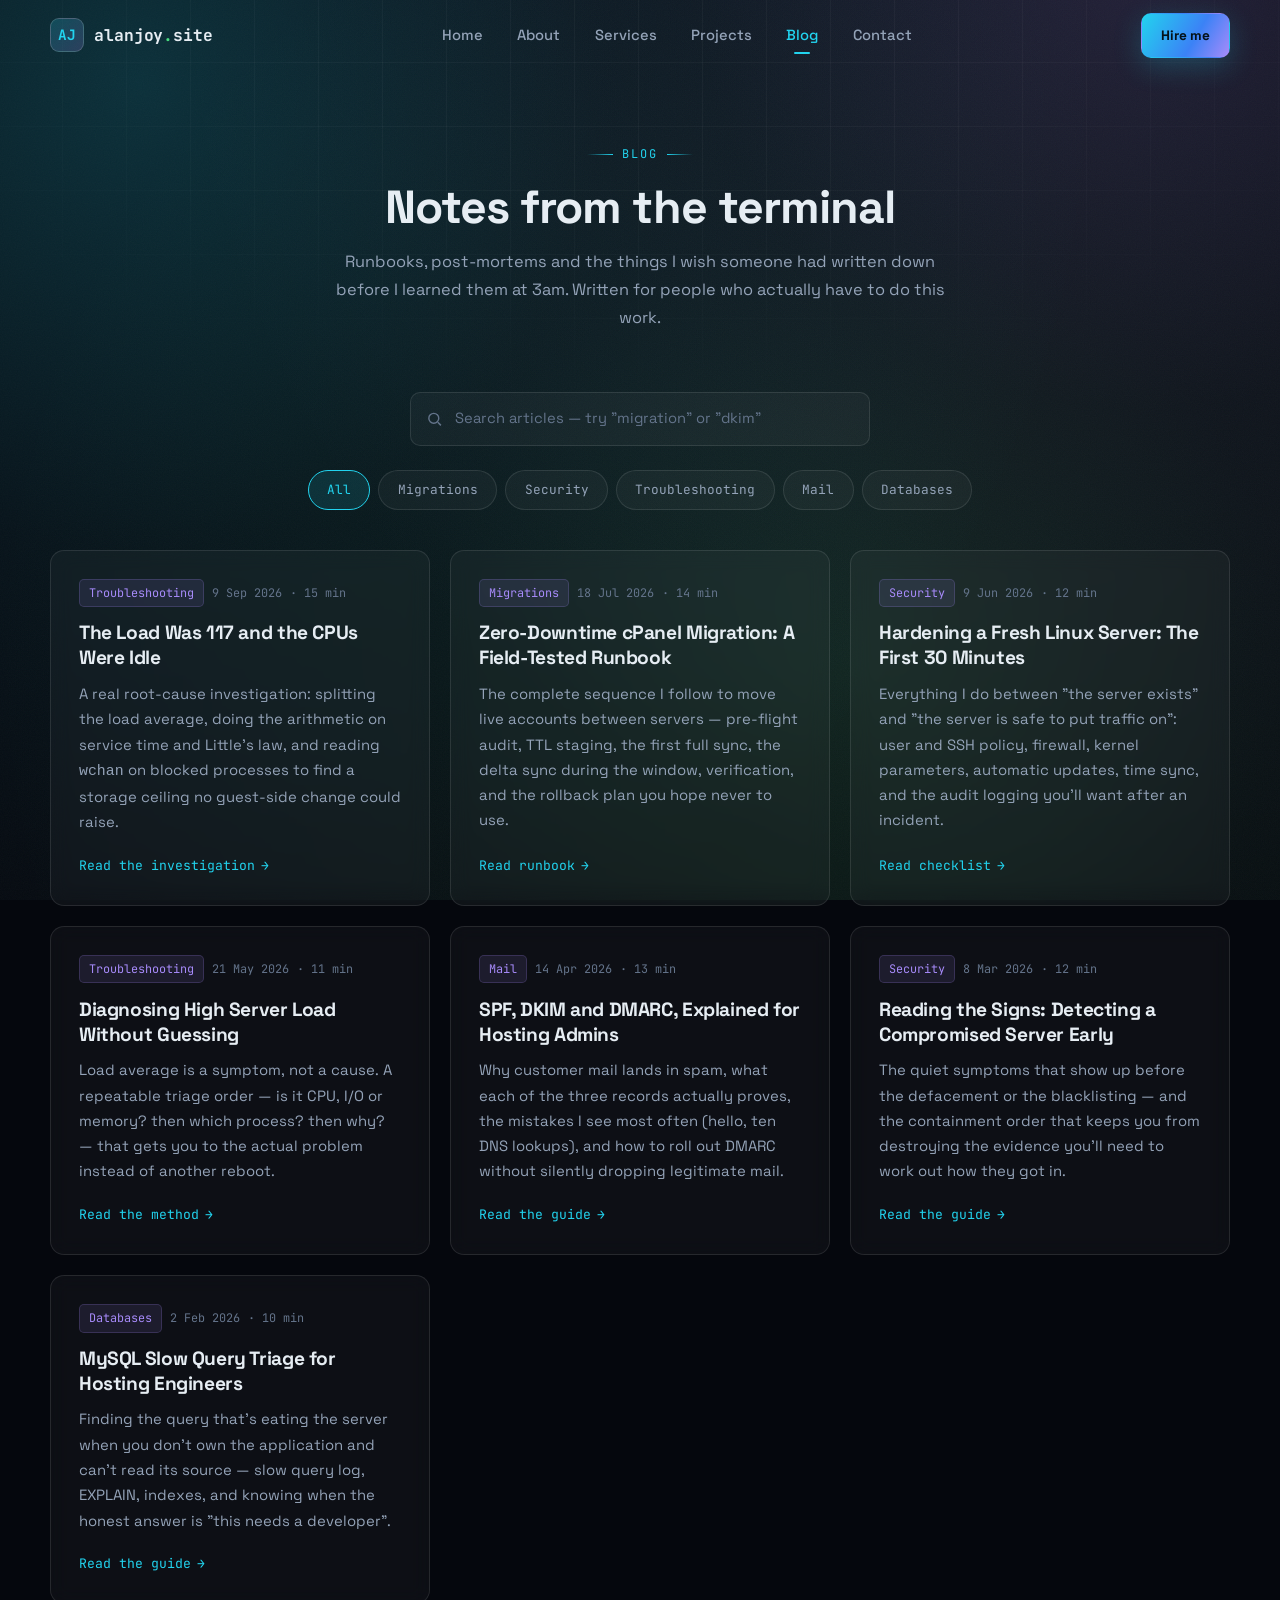
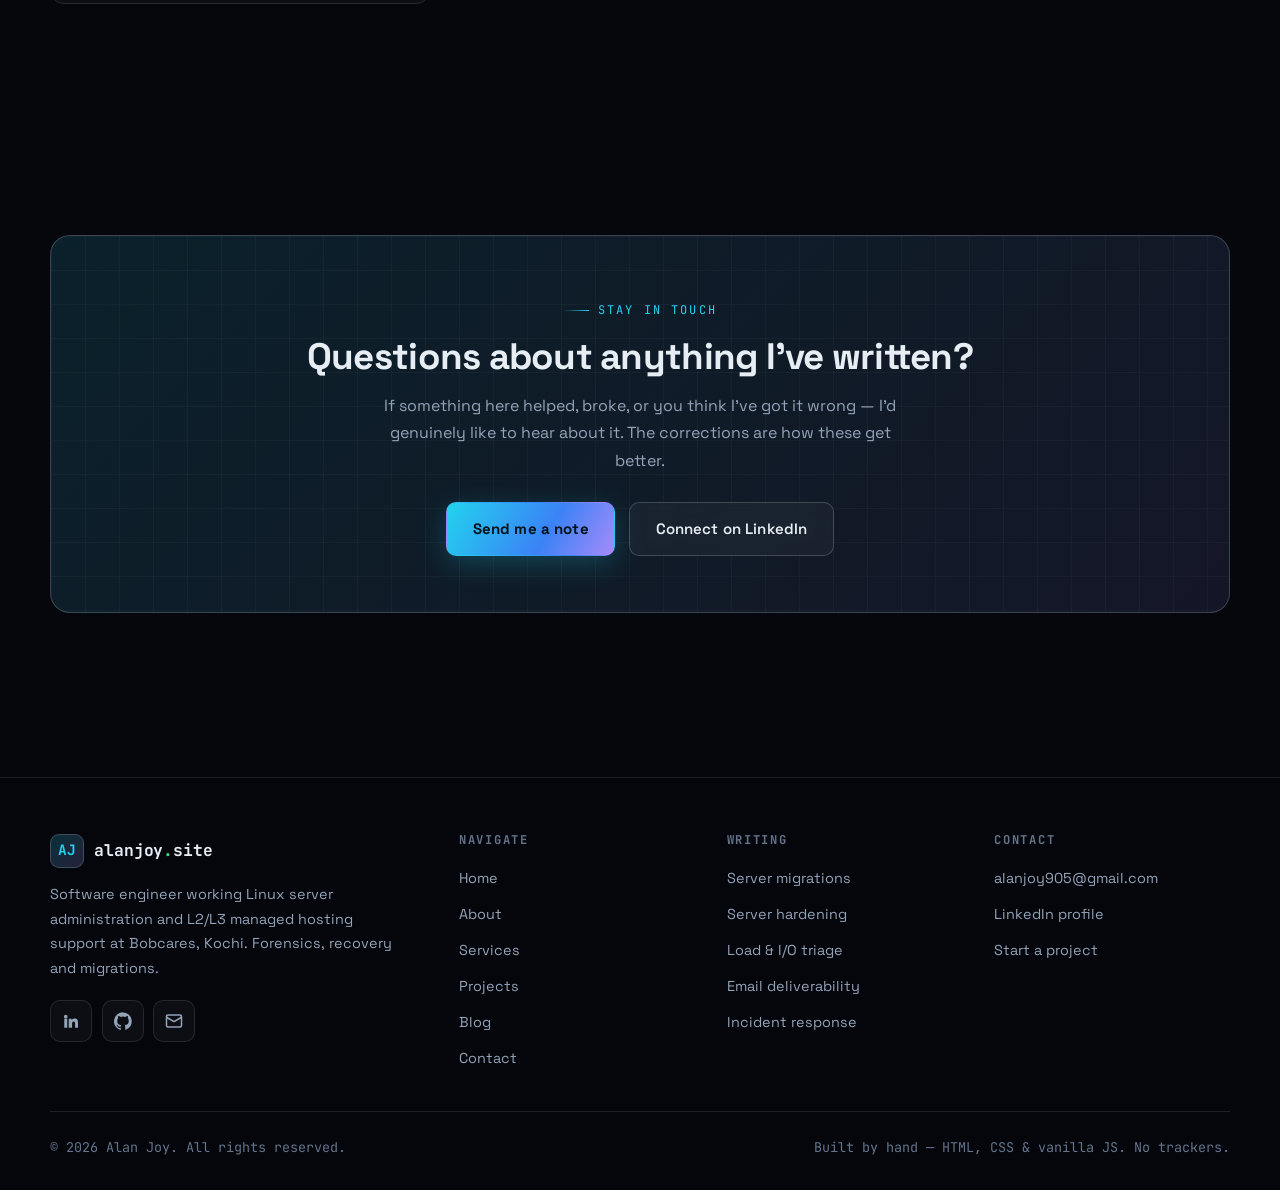
<file: blog.html>
<!DOCTYPE html>
<html lang="en">
<head>
<meta charset="utf-8">
<meta name="viewport" content="width=device-width, initial-scale=1">
<meta name="author" content="Alan Joy">
<meta name="theme-color" content="#05070d">
<link rel="preconnect" href="https://fonts.googleapis.com">
<link rel="preconnect" href="https://fonts.gstatic.com" crossorigin>
<link href="https://fonts.googleapis.com/css2?family=Space+Grotesk:wght@400;500;600;700&family=JetBrains+Mono:wght@400;500;700&display=swap" rel="stylesheet">
<link rel="stylesheet" href="assets/css/main.css?v=3">
<link rel="icon" href="data:image/svg+xml,%3Csvg xmlns='http://www.w3.org/2000/svg' viewBox='0 0 64 64'%3E%3Crect width='64' height='64' rx='14' fill='%2305070d'/%3E%3Ctext x='32' y='43' font-family='monospace' font-size='30' font-weight='700' fill='%2322d3ee' text-anchor='middle'%3EAJ%3C/text%3E%3C/svg%3E">
<title>Blog — Linux Server Administration Notes by Alan Joy</title>
<meta name="description" content="Runbooks and post-mortems on Linux server administration: migrations, hardening, incident response, mail deliverability and performance troubleshooting.">
<link rel="canonical" href="https://alanjoy.site/blog.html">
<meta property="og:type" content="website">
<meta property="og:title" content="Blog — Linux Server Administration Notes by Alan Joy">
<meta property="og:description" content="Runbooks and post-mortems on Linux server administration: migrations, hardening, incident response, mail deliverability and performance troubleshooting.">
<meta property="og:url" content="https://alanjoy.site/blog.html">
<meta property="og:site_name" content="Alan Joy">
<meta name="twitter:card" content="summary_large_image">
<meta name="twitter:title" content="Blog — Linux Server Administration Notes by Alan Joy">
<meta name="twitter:description" content="Runbooks and post-mortems on Linux server administration: migrations, hardening, incident response, mail deliverability and performance troubleshooting.">
<noscript><style>.reveal{opacity:1!important;transform:none!important}</style></noscript>
</head>
<body data-page="blog" id="top">
<div class="progress-bar" id="progress"></div>

<div class="bg-layer" aria-hidden="true">
  <div class="bg-aurora"></div>
  <div class="bg-grid"></div>
  <div class="bg-noise"></div>
</div>

<a class="skip-link" href="#main">Skip to content</a>

<header class="nav" id="nav">
  <div class="nav__inner">
    <a href="index.html" class="brand" aria-label="Alan Joy — home">
      <span class="brand__mark" aria-hidden="true">AJ</span>
      <span>alanjoy<span class="brand__dot">.</span>site</span>
    </a>

    <nav class="nav__links" aria-label="Primary">
      <a href="index.html" data-nav="home">Home</a>
      <a href="about.html" data-nav="about">About</a>
      <a href="services.html" data-nav="services">Services</a>
      <a href="projects.html" data-nav="projects">Projects</a>
      <a href="blog.html" data-nav="blog">Blog</a>
      <a href="contact.html" data-nav="contact">Contact</a>
    </nav>

    <div class="nav__actions">
      <a href="contact.html" class="btn btn--primary btn--sm">Hire me</a>
      <button class="burger" id="burger" aria-label="Open menu" aria-expanded="false" aria-controls="drawer">
        <span></span><span></span><span></span>
      </button>
    </div>
  </div>
</header>

<div class="drawer" id="drawer">
  <a href="index.html" data-nav="home">Home</a>
  <a href="about.html" data-nav="about">About</a>
  <a href="services.html" data-nav="services">Services</a>
  <a href="projects.html" data-nav="projects">Projects</a>
  <a href="blog.html" data-nav="blog">Blog</a>
  <a href="contact.html" data-nav="contact">Contact</a>
  <a href="contact.html" class="btn btn--primary">Hire me</a>
</div>

<main id="main">
<section class="section" style="padding-top: calc(var(--nav-h) + 4rem);">
  <div class="wrap">
    <div class="section-head section-head--center reveal">
      <span class="eyebrow">Blog</span>
      <h1 class="section-title">Notes from the terminal</h1>
      <p class="section-sub">
        Runbooks, post-mortems and the things I wish someone had written down before
        I learned them at 3am. Written for people who actually have to do this work.
      </p>
    </div>

    <div class="search-bar reveal">
      <span class="search-bar__ico" aria-hidden="true">
        <svg width="17" height="17" viewBox="0 0 24 24" fill="none" stroke="currentColor" stroke-width="2"><circle cx="11" cy="11" r="7"/><path d="m21 21-4.3-4.3"/></svg>
      </span>
      <label class="sr-only" for="post-search">Search articles</label>
      <input type="search" id="post-search" placeholder="Search articles — try &quot;migration&quot; or &quot;dkim&quot;">
    </div>

    <div class="filters reveal" data-filter-group data-filter-target="#post-list" data-search="#post-search" data-empty="#post-empty" role="group" aria-label="Filter articles">
      <button class="filter-btn is-active" data-tag="all" aria-pressed="true">All</button>
      <button class="filter-btn" data-tag="migrations" aria-pressed="false">Migrations</button>
      <button class="filter-btn" data-tag="security" aria-pressed="false">Security</button>
      <button class="filter-btn" data-tag="troubleshooting" aria-pressed="false">Troubleshooting</button>
      <button class="filter-btn" data-tag="mail" aria-pressed="false">Mail</button>
      <button class="filter-btn" data-tag="databases" aria-pressed="false">Databases</button>
    </div>

    <div class="grid grid--3" id="post-list">

      <a class="card post-card reveal" href="posts/load-average-lies-io-saturation.html" data-tags="troubleshooting performance load io storage sar">
        <div class="post-card__meta">
          <span class="tag">Troubleshooting</span>
          <time datetime="2026-09-09">9 Sep 2026</time>
          <span>· 15 min</span>
        </div>
        <h3>The Load Was 117 and the CPUs Were Idle</h3>
        <p>
          A real root-cause investigation: splitting the load average, doing the
          arithmetic on service time and Little's law, and reading <code>wchan</code> on
          blocked processes to find a storage ceiling no guest-side change could raise.
        </p>
        <span class="post-card__more">Read the investigation <span class="arrow" aria-hidden="true">→</span></span>
      </a>

      <a class="card post-card reveal" href="posts/zero-downtime-cpanel-migration.html" data-tags="migrations dns cpanel rsync">
        <div class="post-card__meta">
          <span class="tag">Migrations</span>
          <time datetime="2026-07-18">18 Jul 2026</time>
          <span>· 14 min</span>
        </div>
        <h3>Zero-Downtime cPanel Migration: A Field-Tested Runbook</h3>
        <p>
          The complete sequence I follow to move live accounts between servers —
          pre-flight audit, TTL staging, the first full sync, the delta sync during the
          window, verification, and the rollback plan you hope never to use.
        </p>
        <span class="post-card__more">Read runbook <span class="arrow" aria-hidden="true">→</span></span>
      </a>

      <a class="card post-card reveal" data-delay="1" href="posts/linux-server-hardening-checklist.html" data-tags="security hardening ssh firewall">
        <div class="post-card__meta">
          <span class="tag">Security</span>
          <time datetime="2026-06-09">9 Jun 2026</time>
          <span>· 12 min</span>
        </div>
        <h3>Hardening a Fresh Linux Server: The First 30 Minutes</h3>
        <p>
          Everything I do between "the server exists" and "the server is safe to put
          traffic on": user and SSH policy, firewall, kernel parameters, automatic
          updates, time sync, and the audit logging you'll want after an incident.
        </p>
        <span class="post-card__more">Read checklist <span class="arrow" aria-hidden="true">→</span></span>
      </a>

      <a class="card post-card reveal" data-delay="2" href="posts/diagnosing-high-server-load.html" data-tags="troubleshooting performance load">
        <div class="post-card__meta">
          <span class="tag">Troubleshooting</span>
          <time datetime="2026-05-21">21 May 2026</time>
          <span>· 11 min</span>
        </div>
        <h3>Diagnosing High Server Load Without Guessing</h3>
        <p>
          Load average is a symptom, not a cause. A repeatable triage order — is it CPU,
          I/O or memory? then which process? then why? — that gets you to the actual
          problem instead of another reboot.
        </p>
        <span class="post-card__more">Read the method <span class="arrow" aria-hidden="true">→</span></span>
      </a>

      <a class="card post-card reveal" href="posts/email-deliverability-spf-dkim-dmarc.html" data-tags="mail security spf dkim dmarc deliverability">
        <div class="post-card__meta">
          <span class="tag">Mail</span>
          <time datetime="2026-04-14">14 Apr 2026</time>
          <span>· 13 min</span>
        </div>
        <h3>SPF, DKIM and DMARC, Explained for Hosting Admins</h3>
        <p>
          Why customer mail lands in spam, what each of the three records actually
          proves, the mistakes I see most often (hello, ten DNS lookups), and how to
          roll out DMARC without silently dropping legitimate mail.
        </p>
        <span class="post-card__more">Read the guide <span class="arrow" aria-hidden="true">→</span></span>
      </a>

      <a class="card post-card reveal" data-delay="1" href="posts/detecting-a-compromised-server.html" data-tags="security incident forensics troubleshooting">
        <div class="post-card__meta">
          <span class="tag">Security</span>
          <time datetime="2026-03-08">8 Mar 2026</time>
          <span>· 12 min</span>
        </div>
        <h3>Reading the Signs: Detecting a Compromised Server Early</h3>
        <p>
          The quiet symptoms that show up before the defacement or the blacklisting —
          and the containment order that keeps you from destroying the evidence you'll
          need to work out how they got in.
        </p>
        <span class="post-card__more">Read the guide <span class="arrow" aria-hidden="true">→</span></span>
      </a>

      <a class="card post-card reveal" data-delay="2" href="posts/mysql-slow-query-triage.html" data-tags="databases troubleshooting performance mysql">
        <div class="post-card__meta">
          <span class="tag">Databases</span>
          <time datetime="2026-02-02">2 Feb 2026</time>
          <span>· 10 min</span>
        </div>
        <h3>MySQL Slow Query Triage for Hosting Engineers</h3>
        <p>
          Finding the query that's eating the server when you don't own the application
          and can't read its source — slow query log, EXPLAIN, indexes, and knowing when
          the honest answer is "this needs a developer".
        </p>
        <span class="post-card__more">Read the guide <span class="arrow" aria-hidden="true">→</span></span>
      </a>

    </div>

    <p class="empty-state is-hidden" id="post-empty">No articles match that search.</p>
  </div>
</section>

<section class="section">
  <div class="wrap">
    <div class="cta-band reveal">
      <span class="eyebrow">Stay in touch</span>
      <h2>Questions about anything I've written?</h2>
      <p>If something here helped, broke, or you think I've got it wrong — I'd genuinely like to hear about it. The corrections are how these get better.</p>
      <div class="btn-row">
        <a href="contact.html" class="btn btn--primary">Send me a note</a>
        <a href="https://www.linkedin.com/in/alan-joy-6967731a7/" target="_blank" rel="noopener" class="btn btn--ghost">Connect on LinkedIn</a>
      </div>
    </div>
  </div>
</section>

</main>

<footer class="footer">
  <div class="wrap">
    <div class="footer__grid">
      <div class="footer__about">
        <a href="index.html" class="brand">
          <span class="brand__mark" aria-hidden="true">AJ</span>
          <span>alanjoy<span class="brand__dot">.</span>site</span>
        </a>
        <p>Software engineer working Linux server administration and L2/L3 managed hosting support at Bobcares, Kochi. Forensics, recovery and migrations.</p>
        <div class="social-row">
          <a href="https://www.linkedin.com/in/alan-joy-6967731a7/" target="_blank" rel="noopener" aria-label="LinkedIn">
            <svg viewBox="0 0 24 24" fill="currentColor" aria-hidden="true"><path d="M4.98 3.5a2.5 2.5 0 1 1 0 5 2.5 2.5 0 0 1 0-5zM3 9h4v12H3zM9 9h3.8v1.7h.05c.53-1 1.83-2.05 3.77-2.05 4.03 0 4.78 2.65 4.78 6.1V21h-4v-5.5c0-1.31-.03-3-1.83-3-1.83 0-2.11 1.43-2.11 2.9V21H9z"/></svg>
          </a>
          <a href="https://github.com/careersalanjantony-bit" target="_blank" rel="noopener" aria-label="GitHub">
            <svg viewBox="0 0 24 24" fill="currentColor" aria-hidden="true"><path d="M12 .5a12 12 0 0 0-3.79 23.4c.6.11.82-.26.82-.58v-2.2c-3.34.72-4.04-1.6-4.04-1.6-.55-1.4-1.34-1.77-1.34-1.77-1.09-.75.08-.73.08-.73 1.2.08 1.84 1.24 1.84 1.24 1.07 1.83 2.8 1.3 3.49 1 .1-.78.42-1.3.76-1.6-2.67-.3-5.47-1.34-5.47-5.96 0-1.32.47-2.4 1.24-3.24-.13-.3-.54-1.53.11-3.18 0 0 1.01-.32 3.3 1.24a11.5 11.5 0 0 1 6.01 0c2.29-1.56 3.3-1.24 3.3-1.24.65 1.65.24 2.88.12 3.18.77.84 1.23 1.92 1.23 3.24 0 4.63-2.8 5.65-5.48 5.95.43.37.81 1.1.81 2.22v3.3c0 .32.22.7.83.58A12 12 0 0 0 12 .5z"/></svg>
          </a>
          <a href="mailto:alanjoy905@gmail.com" aria-label="Email">
            <svg viewBox="0 0 24 24" fill="none" stroke="currentColor" stroke-width="2" aria-hidden="true"><rect x="2" y="4" width="20" height="16" rx="2"/><path d="m2 7 10 6 10-6"/></svg>
          </a>
        </div>
      </div>

      <div>
        <h4>Navigate</h4>
        <ul>
          <li><a href="index.html">Home</a></li>
          <li><a href="about.html">About</a></li>
          <li><a href="services.html">Services</a></li>
          <li><a href="projects.html">Projects</a></li>
          <li><a href="blog.html">Blog</a></li>
          <li><a href="contact.html">Contact</a></li>
        </ul>
      </div>

      <div>
        <h4>Writing</h4>
        <ul>
          <li><a href="posts/zero-downtime-cpanel-migration.html">Server migrations</a></li>
          <li><a href="posts/linux-server-hardening-checklist.html">Server hardening</a></li>
          <li><a href="posts/load-average-lies-io-saturation.html">Load &amp; I/O triage</a></li>
          <li><a href="posts/email-deliverability-spf-dkim-dmarc.html">Email deliverability</a></li>
          <li><a href="posts/detecting-a-compromised-server.html">Incident response</a></li>
        </ul>
      </div>

      <div>
        <h4>Contact</h4>
        <ul>
          <li><a href="mailto:alanjoy905@gmail.com">alanjoy905@gmail.com</a></li>
          <li><a href="https://www.linkedin.com/in/alan-joy-6967731a7/" target="_blank" rel="noopener">LinkedIn profile</a></li>
          <li><a href="contact.html">Start a project</a></li>
        </ul>
      </div>
    </div>

    <div class="footer__bottom">
      <p>&copy; <span data-year>2026</span> Alan Joy. All rights reserved.</p>
      <p>Built by hand — HTML, CSS &amp; vanilla JS. No trackers.</p>
    </div>
  </div>
</footer>

<button class="to-top" aria-label="Back to top">
  <svg width="18" height="18" viewBox="0 0 24 24" fill="none" stroke="currentColor" stroke-width="2" aria-hidden="true"><path d="M12 19V5M5 12l7-7 7 7"/></svg>
</button>

<script src="assets/js/main.js?v=3"></script>

</body>
</html>
</file>
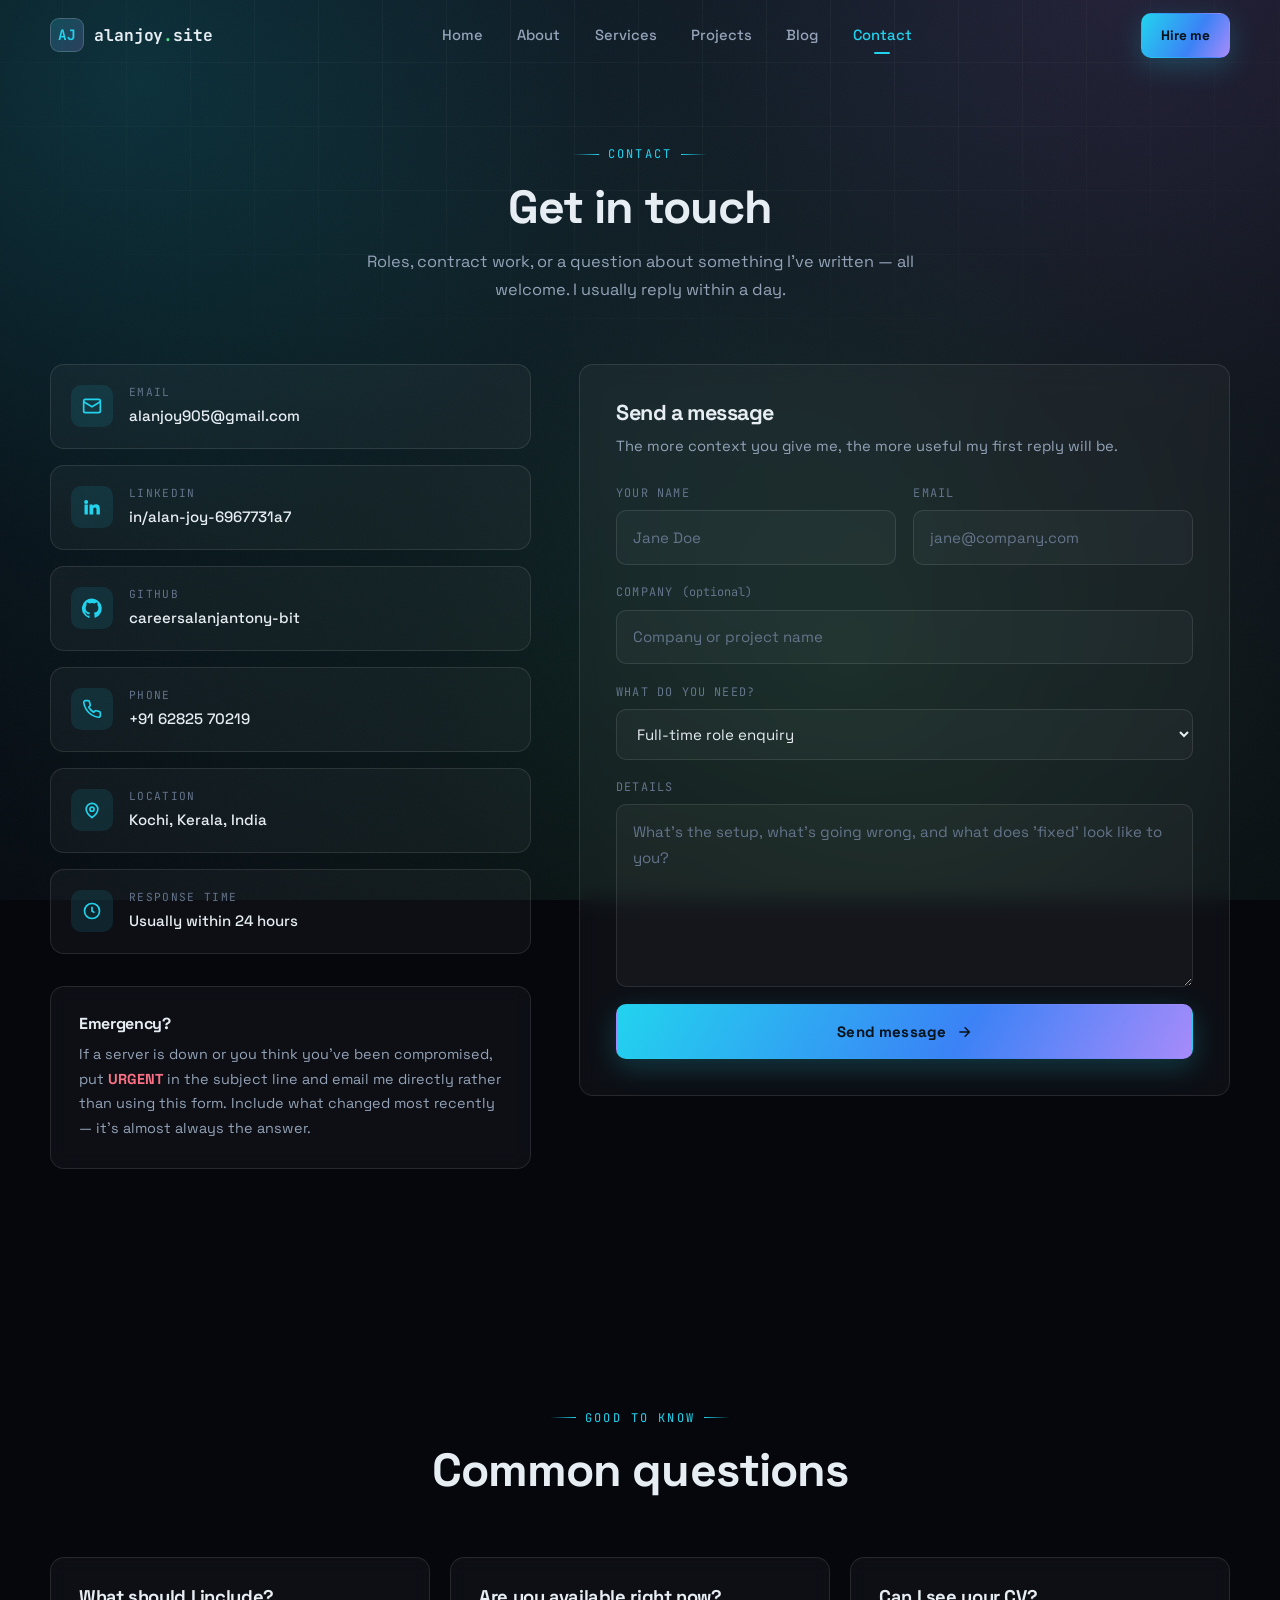
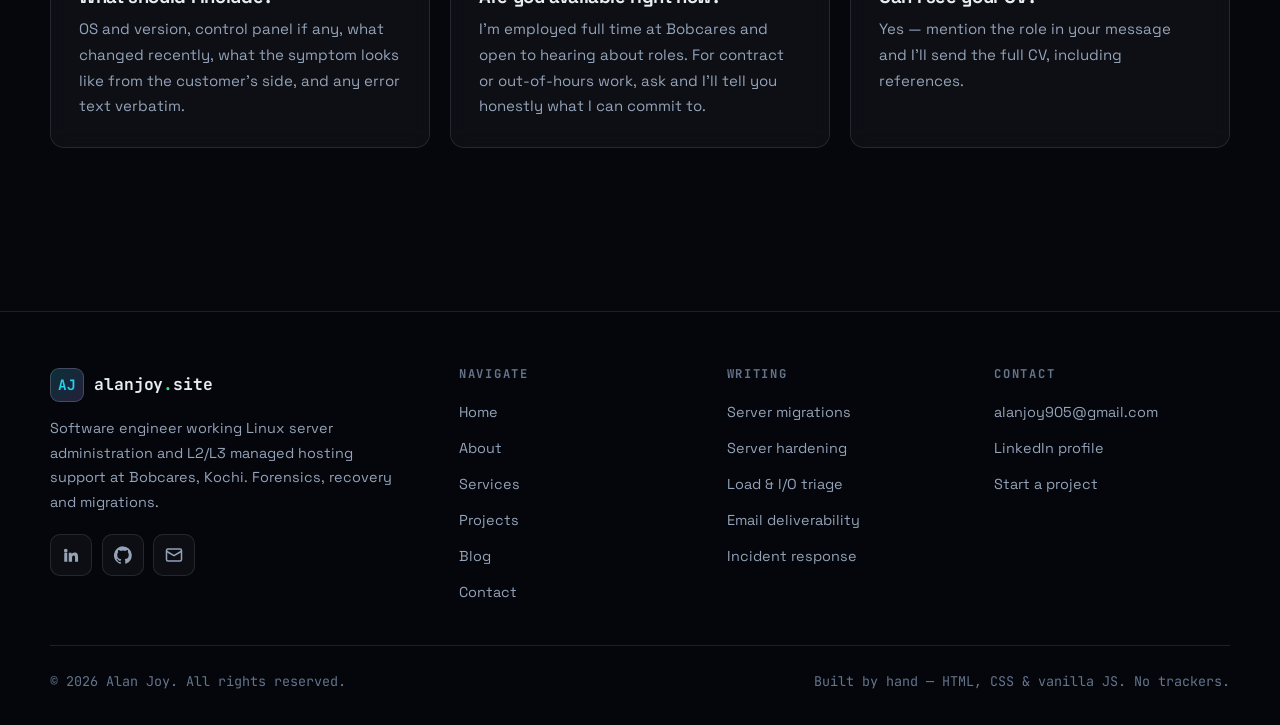
<file: contact.html>
<!DOCTYPE html>
<html lang="en">
<head>
<meta charset="utf-8">
<meta name="viewport" content="width=device-width, initial-scale=1">
<meta name="author" content="Alan Joy">
<meta name="theme-color" content="#05070d">
<link rel="preconnect" href="https://fonts.googleapis.com">
<link rel="preconnect" href="https://fonts.gstatic.com" crossorigin>
<link href="https://fonts.googleapis.com/css2?family=Space+Grotesk:wght@400;500;600;700&family=JetBrains+Mono:wght@400;500;700&display=swap" rel="stylesheet">
<link rel="stylesheet" href="assets/css/main.css?v=3">
<link rel="icon" href="data:image/svg+xml,%3Csvg xmlns='http://www.w3.org/2000/svg' viewBox='0 0 64 64'%3E%3Crect width='64' height='64' rx='14' fill='%2305070d'/%3E%3Ctext x='32' y='43' font-family='monospace' font-size='30' font-weight='700' fill='%2322d3ee' text-anchor='middle'%3EAJ%3C/text%3E%3C/svg%3E">
<title>Contact Alan Joy — Software Engineer, Kochi</title>
<meta name="description" content="Get in touch with Alan Joy about roles, contract work in Linux server administration and managed hosting, or anything on the blog.">
<link rel="canonical" href="https://alanjoy.site/contact.html">
<meta property="og:type" content="website">
<meta property="og:title" content="Contact Alan Joy — Software Engineer, Kochi">
<meta property="og:description" content="Get in touch with Alan Joy about roles, contract work in Linux server administration and managed hosting, or anything on the blog.">
<meta property="og:url" content="https://alanjoy.site/contact.html">
<meta property="og:site_name" content="Alan Joy">
<meta name="twitter:card" content="summary_large_image">
<meta name="twitter:title" content="Contact Alan Joy — Software Engineer, Kochi">
<meta name="twitter:description" content="Get in touch with Alan Joy about roles, contract work in Linux server administration and managed hosting, or anything on the blog.">
<noscript><style>.reveal{opacity:1!important;transform:none!important}</style></noscript>
</head>
<body data-page="contact" id="top">
<div class="progress-bar" id="progress"></div>

<div class="bg-layer" aria-hidden="true">
  <div class="bg-aurora"></div>
  <div class="bg-grid"></div>
  <div class="bg-noise"></div>
</div>

<a class="skip-link" href="#main">Skip to content</a>

<header class="nav" id="nav">
  <div class="nav__inner">
    <a href="index.html" class="brand" aria-label="Alan Joy — home">
      <span class="brand__mark" aria-hidden="true">AJ</span>
      <span>alanjoy<span class="brand__dot">.</span>site</span>
    </a>

    <nav class="nav__links" aria-label="Primary">
      <a href="index.html" data-nav="home">Home</a>
      <a href="about.html" data-nav="about">About</a>
      <a href="services.html" data-nav="services">Services</a>
      <a href="projects.html" data-nav="projects">Projects</a>
      <a href="blog.html" data-nav="blog">Blog</a>
      <a href="contact.html" data-nav="contact">Contact</a>
    </nav>

    <div class="nav__actions">
      <a href="contact.html" class="btn btn--primary btn--sm">Hire me</a>
      <button class="burger" id="burger" aria-label="Open menu" aria-expanded="false" aria-controls="drawer">
        <span></span><span></span><span></span>
      </button>
    </div>
  </div>
</header>

<div class="drawer" id="drawer">
  <a href="index.html" data-nav="home">Home</a>
  <a href="about.html" data-nav="about">About</a>
  <a href="services.html" data-nav="services">Services</a>
  <a href="projects.html" data-nav="projects">Projects</a>
  <a href="blog.html" data-nav="blog">Blog</a>
  <a href="contact.html" data-nav="contact">Contact</a>
  <a href="contact.html" class="btn btn--primary">Hire me</a>
</div>

<main id="main">
<section class="section" style="padding-top: calc(var(--nav-h) + 4rem);">
  <div class="wrap">
    <div class="section-head section-head--center reveal">
      <span class="eyebrow">Contact</span>
      <h1 class="section-title">Get in touch</h1>
      <p class="section-sub">
        Roles, contract work, or a question about something I've written —
        all welcome. I usually reply within a day.
      </p>
    </div>

    <div class="contact-grid">
      <div class="contact-info reveal">
        <a class="contact-item" href="mailto:alanjoy905@gmail.com">
          <span class="ico" aria-hidden="true">
            <svg width="20" height="20" viewBox="0 0 24 24" fill="none" stroke="currentColor" stroke-width="2"><rect x="2" y="4" width="20" height="16" rx="2"/><path d="m2 7 10 6 10-6"/></svg>
          </span>
          <span>
            <span class="k">Email</span>
            <span class="v">alanjoy905@gmail.com</span>
          </span>
        </a>

        <a class="contact-item" href="https://www.linkedin.com/in/alan-joy-6967731a7/" target="_blank" rel="noopener">
          <span class="ico" aria-hidden="true">
            <svg width="20" height="20" viewBox="0 0 24 24" fill="currentColor"><path d="M4.98 3.5a2.5 2.5 0 1 1 0 5 2.5 2.5 0 0 1 0-5zM3 9h4v12H3zM9 9h3.8v1.7h.05c.53-1 1.83-2.05 3.77-2.05 4.03 0 4.78 2.65 4.78 6.1V21h-4v-5.5c0-1.31-.03-3-1.83-3-1.83 0-2.11 1.43-2.11 2.9V21H9z"/></svg>
          </span>
          <span>
            <span class="k">LinkedIn</span>
            <span class="v">in/alan-joy-6967731a7</span>
          </span>
        </a>

        <a class="contact-item" href="https://github.com/careersalanjantony-bit" target="_blank" rel="noopener">
          <span class="ico" aria-hidden="true">
            <svg width="20" height="20" viewBox="0 0 24 24" fill="currentColor"><path d="M12 .5a12 12 0 0 0-3.79 23.4c.6.11.82-.26.82-.58v-2.2c-3.34.72-4.04-1.6-4.04-1.6-.55-1.4-1.34-1.77-1.34-1.77-1.09-.75.08-.73.08-.73 1.2.08 1.84 1.24 1.84 1.24 1.07 1.83 2.8 1.3 3.49 1 .1-.78.42-1.3.76-1.6-2.67-.3-5.47-1.34-5.47-5.96 0-1.32.47-2.4 1.24-3.24-.13-.3-.54-1.53.11-3.18 0 0 1.01-.32 3.3 1.24a11.5 11.5 0 0 1 6.01 0c2.29-1.56 3.3-1.24 3.3-1.24.65 1.65.24 2.88.12 3.18.77.84 1.23 1.92 1.23 3.24 0 4.63-2.8 5.65-5.48 5.95.43.37.81 1.1.81 2.22v3.3c0 .32.22.7.83.58A12 12 0 0 0 12 .5z"/></svg>
          </span>
          <span>
            <span class="k">GitHub</span>
            <span class="v">careersalanjantony-bit</span>
          </span>
        </a>

        <a class="contact-item" href="tel:+916282570219">
          <span class="ico" aria-hidden="true">
            <svg width="20" height="20" viewBox="0 0 24 24" fill="none" stroke="currentColor" stroke-width="2"><path d="M22 16.9v3a2 2 0 0 1-2.2 2 19.8 19.8 0 0 1-8.6-3.1 19.5 19.5 0 0 1-6-6A19.8 19.8 0 0 1 2.1 4.2 2 2 0 0 1 4.1 2h3a2 2 0 0 1 2 1.7c.1 1 .4 1.9.7 2.8a2 2 0 0 1-.5 2.1L8.1 9.9a16 16 0 0 0 6 6l1.3-1.3a2 2 0 0 1 2.1-.4c.9.3 1.8.6 2.8.7a2 2 0 0 1 1.7 2z"/></svg>
          </span>
          <span>
            <span class="k">Phone</span>
            <span class="v">+91 62825 70219</span>
          </span>
        </a>

        <div class="contact-item" style="cursor: default;">
          <span class="ico" aria-hidden="true">
            <svg width="20" height="20" viewBox="0 0 24 24" fill="none" stroke="currentColor" stroke-width="2"><path d="M12 21s-7-5.2-7-10a7 7 0 1 1 14 0c0 4.8-7 10-7 10z"/><circle cx="12" cy="11" r="2.5"/></svg>
          </span>
          <span>
            <span class="k">Location</span>
            <span class="v">Kochi, Kerala, India</span>
          </span>
        </div>

        <div class="contact-item" style="cursor: default;">
          <span class="ico" aria-hidden="true">
            <svg width="20" height="20" viewBox="0 0 24 24" fill="none" stroke="currentColor" stroke-width="2"><circle cx="12" cy="12" r="9"/><path d="M12 7v5l3 2"/></svg>
          </span>
          <span>
            <span class="k">Response time</span>
            <span class="v">Usually within 24 hours</span>
          </span>
        </div>

        <div class="card mt-2">
          <h3 style="font-size: 1rem;">Emergency?</h3>
          <p class="mt-1" style="font-size: 0.9rem;">
            If a server is down or you think you've been compromised, put
            <strong style="color: var(--rose);">URGENT</strong> in the subject line and email me
            directly rather than using this form. Include what changed most recently — it's
            almost always the answer.
          </p>
        </div>
      </div>

      <form class="card reveal" data-delay="1" id="contact-form"
            action="https://api.web3forms.com/submit" method="POST"
            data-mailto="alanjoy905@gmail.com"
            style="padding: clamp(1.5rem, 3vw, 2.25rem);">

        <!-- Web3Forms access key. Public by design: it only permits delivery to the
             owner's own verified address, so it is not a secret. -->
        <input type="hidden" name="access_key" value="0e3d9ca8-aae9-4ea7-bf08-f1a4d8b2e5db">
        <input type="hidden" name="subject" value="New enquiry from alanjoy.site">
        <input type="hidden" name="from_name" value="alanjoy.site contact form">

        <!-- Only used when JS does not intercept the submit (disabled, or a stale
             cached script). Web3Forms returns the visitor here instead of stranding
             them on its own success page. -->
        <input type="hidden" name="redirect" value="https://alanjoy.site/contact.html?sent=1">

        <!-- Honeypot: hidden from people, filled in by bots. Web3Forms rejects any
             submission where this is set. -->
        <input type="checkbox" name="botcheck" style="display: none;" tabindex="-1" autocomplete="off" aria-hidden="true">

        <h2 style="font-size: 1.35rem; margin-bottom: 0.5rem;">Send a message</h2>
        <p style="color: var(--text-muted); font-size: 0.92rem; margin-bottom: 1.5rem;">
          The more context you give me, the more useful my first reply will be.
        </p>

        <div class="form">
          <div class="field--row">
            <div class="field">
              <label for="cf-name">Your name</label>
              <input type="text" id="cf-name" name="name" placeholder="Jane Doe" autocomplete="name" required>
              <span class="field__err"></span>
            </div>
            <div class="field">
              <label for="cf-email">Email</label>
              <input type="email" id="cf-email" name="email" placeholder="jane@company.com" autocomplete="email" required>
              <span class="field__err"></span>
            </div>
          </div>

          <div class="field">
            <label for="cf-company">Company <span style="text-transform: none; letter-spacing: 0;">(optional)</span></label>
            <input type="text" id="cf-company" name="company" placeholder="Company or project name" autocomplete="organization">
          </div>

          <div class="field">
            <label for="cf-topic">What do you need?</label>
            <select id="cf-topic" name="topic">
              <option>Full-time role enquiry</option>
              <option>Contract / freelance work</option>
              <option>Server administration &amp; hosting support</option>
              <option>Security hardening or incident response</option>
              <option>Server migration or upgrade</option>
              <option>Question about a blog post</option>
              <option>Something else</option>
            </select>
          </div>

          <div class="field">
            <label for="cf-message">Details</label>
            <textarea id="cf-message" name="message" rows="6" placeholder="What's the setup, what's going wrong, and what does 'fixed' look like to you?" required></textarea>
            <span class="field__err"></span>
          </div>

          <div class="form-status" role="status" aria-live="polite"></div>

          <button type="submit" class="btn btn--primary" style="width: 100%;">
            Send message
            <svg width="16" height="16" viewBox="0 0 24 24" fill="none" stroke="currentColor" stroke-width="2.2" aria-hidden="true"><path d="M5 12h14M13 5l7 7-7 7"/></svg>
          </button>

          <p class="form-note" id="form-setup-note">
            Form backend not finished: paste your Web3Forms access key into
            <code>contact.html</code>. Until then this opens your email client with the
            message pre-filled. This note disappears once the key is in.
          </p>
        </div>
      </form>
    </div>
  </div>
</section>

<section class="section">
  <div class="wrap">
    <div class="section-head section-head--center reveal">
      <span class="eyebrow">Good to know</span>
      <h2 class="section-title">Common questions</h2>
    </div>

    <div class="grid grid--3">
      <div class="card reveal">
        <h3>What should I include?</h3>
        <p>OS and version, control panel if any, what changed recently, what the symptom looks like from the customer's side, and any error text verbatim.</p>
      </div>
      <div class="card reveal" data-delay="1">
        <h3>Are you available right now?</h3>
        <p>I'm employed full time at Bobcares and open to hearing about roles. For contract or out-of-hours work, ask and I'll tell you honestly what I can commit to.</p>
      </div>
      <div class="card reveal" data-delay="2">
        <h3>Can I see your CV?</h3>
        <p>Yes — mention the role in your message and I'll send the full CV, including references.</p>
      </div>
    </div>
  </div>
</section>

</main>

<footer class="footer">
  <div class="wrap">
    <div class="footer__grid">
      <div class="footer__about">
        <a href="index.html" class="brand">
          <span class="brand__mark" aria-hidden="true">AJ</span>
          <span>alanjoy<span class="brand__dot">.</span>site</span>
        </a>
        <p>Software engineer working Linux server administration and L2/L3 managed hosting support at Bobcares, Kochi. Forensics, recovery and migrations.</p>
        <div class="social-row">
          <a href="https://www.linkedin.com/in/alan-joy-6967731a7/" target="_blank" rel="noopener" aria-label="LinkedIn">
            <svg viewBox="0 0 24 24" fill="currentColor" aria-hidden="true"><path d="M4.98 3.5a2.5 2.5 0 1 1 0 5 2.5 2.5 0 0 1 0-5zM3 9h4v12H3zM9 9h3.8v1.7h.05c.53-1 1.83-2.05 3.77-2.05 4.03 0 4.78 2.65 4.78 6.1V21h-4v-5.5c0-1.31-.03-3-1.83-3-1.83 0-2.11 1.43-2.11 2.9V21H9z"/></svg>
          </a>
          <a href="https://github.com/careersalanjantony-bit" target="_blank" rel="noopener" aria-label="GitHub">
            <svg viewBox="0 0 24 24" fill="currentColor" aria-hidden="true"><path d="M12 .5a12 12 0 0 0-3.79 23.4c.6.11.82-.26.82-.58v-2.2c-3.34.72-4.04-1.6-4.04-1.6-.55-1.4-1.34-1.77-1.34-1.77-1.09-.75.08-.73.08-.73 1.2.08 1.84 1.24 1.84 1.24 1.07 1.83 2.8 1.3 3.49 1 .1-.78.42-1.3.76-1.6-2.67-.3-5.47-1.34-5.47-5.96 0-1.32.47-2.4 1.24-3.24-.13-.3-.54-1.53.11-3.18 0 0 1.01-.32 3.3 1.24a11.5 11.5 0 0 1 6.01 0c2.29-1.56 3.3-1.24 3.3-1.24.65 1.65.24 2.88.12 3.18.77.84 1.23 1.92 1.23 3.24 0 4.63-2.8 5.65-5.48 5.95.43.37.81 1.1.81 2.22v3.3c0 .32.22.7.83.58A12 12 0 0 0 12 .5z"/></svg>
          </a>
          <a href="mailto:alanjoy905@gmail.com" aria-label="Email">
            <svg viewBox="0 0 24 24" fill="none" stroke="currentColor" stroke-width="2" aria-hidden="true"><rect x="2" y="4" width="20" height="16" rx="2"/><path d="m2 7 10 6 10-6"/></svg>
          </a>
        </div>
      </div>

      <div>
        <h4>Navigate</h4>
        <ul>
          <li><a href="index.html">Home</a></li>
          <li><a href="about.html">About</a></li>
          <li><a href="services.html">Services</a></li>
          <li><a href="projects.html">Projects</a></li>
          <li><a href="blog.html">Blog</a></li>
          <li><a href="contact.html">Contact</a></li>
        </ul>
      </div>

      <div>
        <h4>Writing</h4>
        <ul>
          <li><a href="posts/zero-downtime-cpanel-migration.html">Server migrations</a></li>
          <li><a href="posts/linux-server-hardening-checklist.html">Server hardening</a></li>
          <li><a href="posts/load-average-lies-io-saturation.html">Load &amp; I/O triage</a></li>
          <li><a href="posts/email-deliverability-spf-dkim-dmarc.html">Email deliverability</a></li>
          <li><a href="posts/detecting-a-compromised-server.html">Incident response</a></li>
        </ul>
      </div>

      <div>
        <h4>Contact</h4>
        <ul>
          <li><a href="mailto:alanjoy905@gmail.com">alanjoy905@gmail.com</a></li>
          <li><a href="https://www.linkedin.com/in/alan-joy-6967731a7/" target="_blank" rel="noopener">LinkedIn profile</a></li>
          <li><a href="contact.html">Start a project</a></li>
        </ul>
      </div>
    </div>

    <div class="footer__bottom">
      <p>&copy; <span data-year>2026</span> Alan Joy. All rights reserved.</p>
      <p>Built by hand — HTML, CSS &amp; vanilla JS. No trackers.</p>
    </div>
  </div>
</footer>

<button class="to-top" aria-label="Back to top">
  <svg width="18" height="18" viewBox="0 0 24 24" fill="none" stroke="currentColor" stroke-width="2" aria-hidden="true"><path d="M12 19V5M5 12l7-7 7 7"/></svg>
</button>

<script src="assets/js/main.js?v=3"></script>

</body>
</html>
</file>
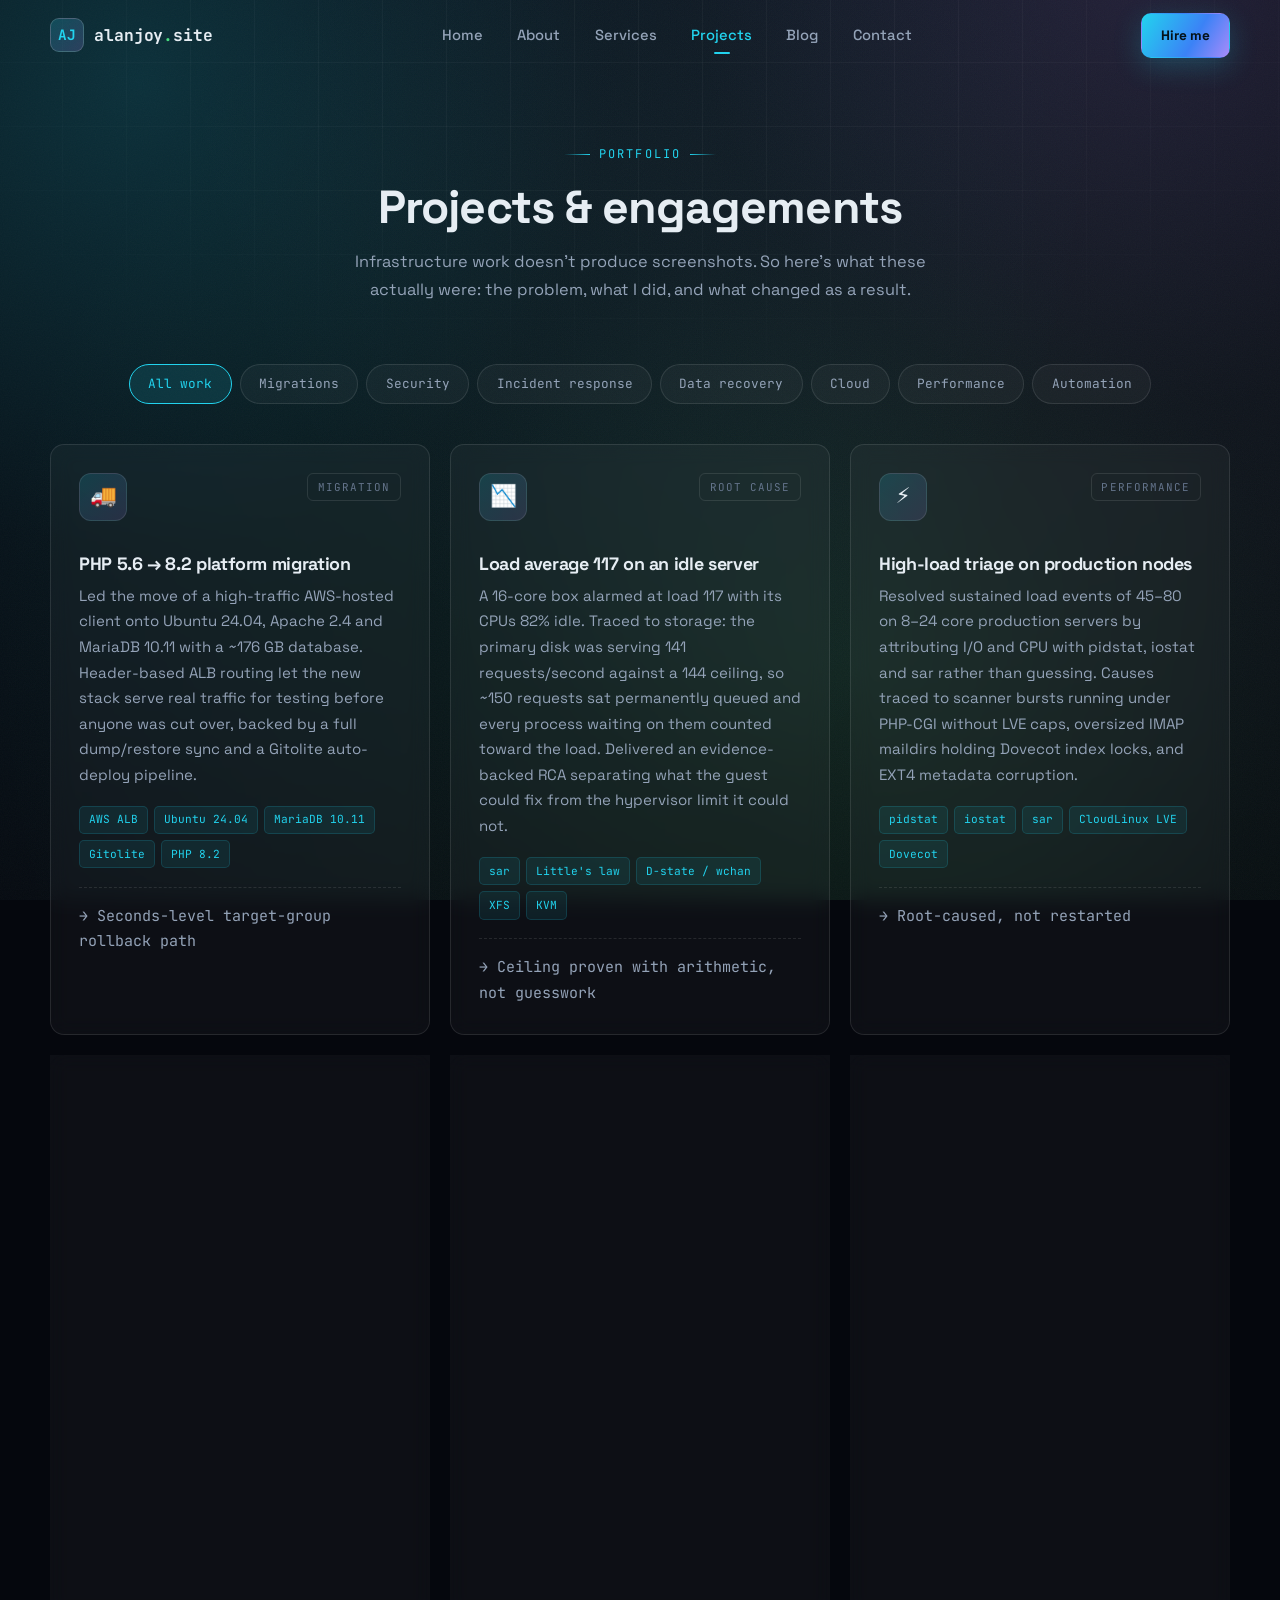
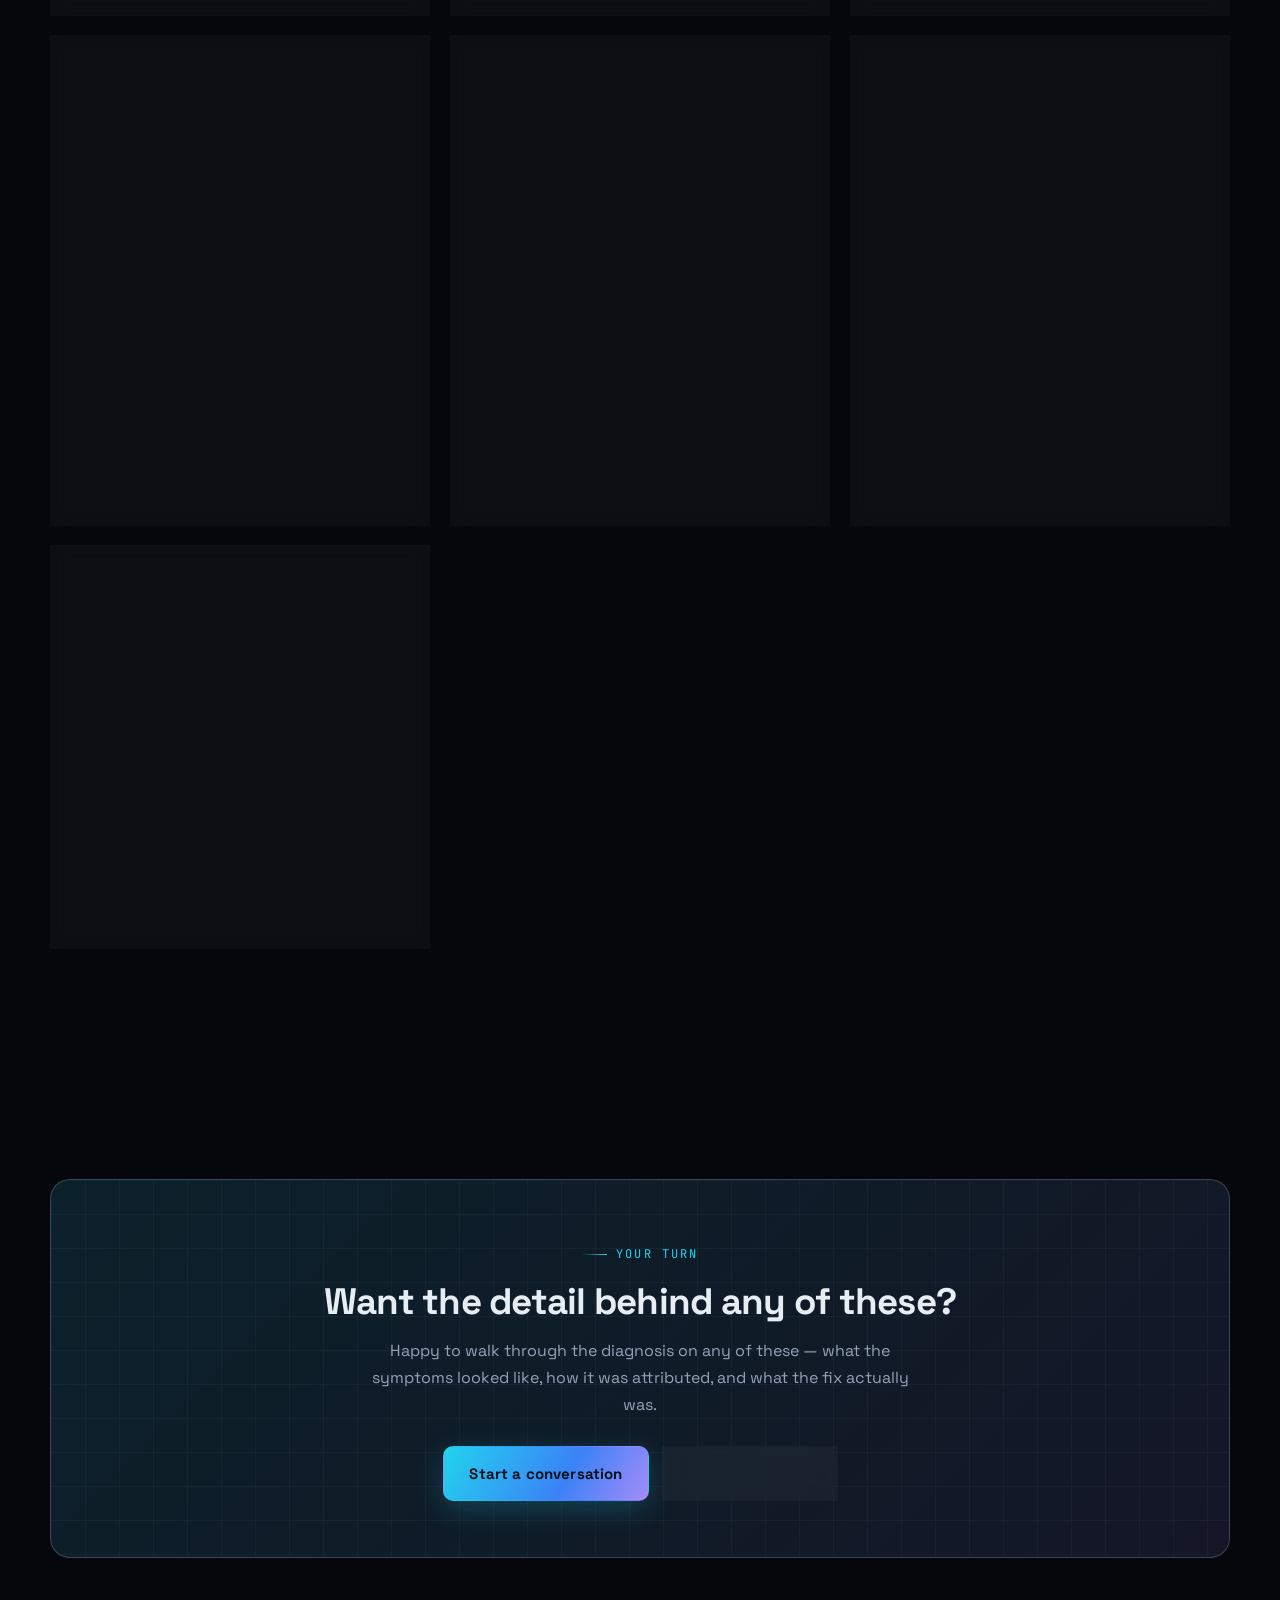
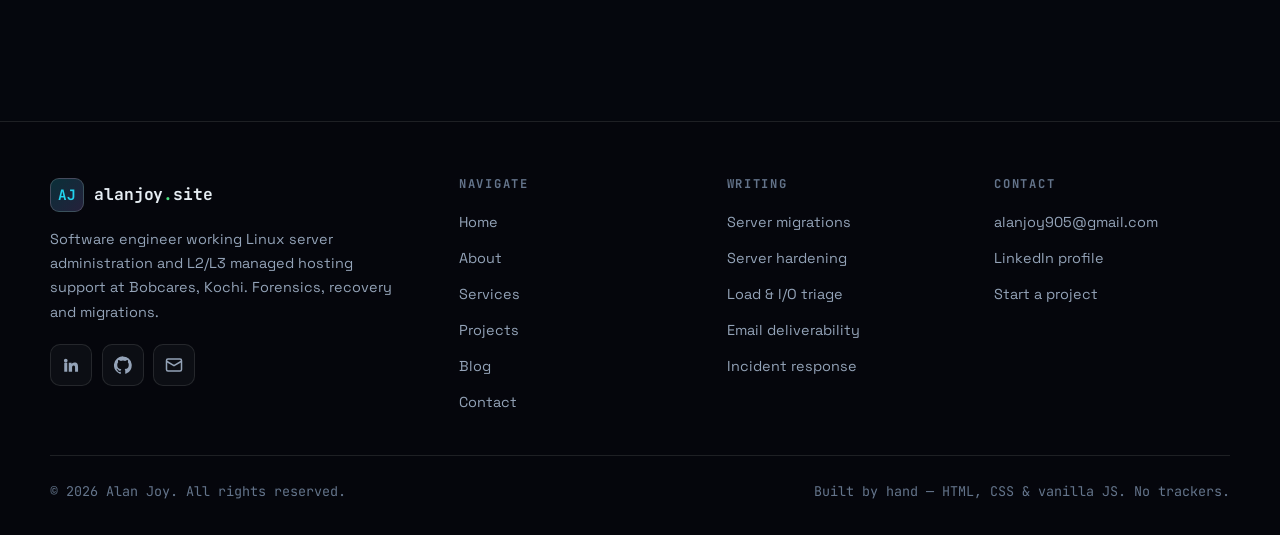
<file: projects.html>
<!DOCTYPE html>
<html lang="en">
<head>
<meta charset="utf-8">
<meta name="viewport" content="width=device-width, initial-scale=1">
<meta name="author" content="Alan Joy">
<meta name="theme-color" content="#05070d">
<link rel="preconnect" href="https://fonts.googleapis.com">
<link rel="preconnect" href="https://fonts.gstatic.com" crossorigin>
<link href="https://fonts.googleapis.com/css2?family=Space+Grotesk:wght@400;500;600;700&family=JetBrains+Mono:wght@400;500;700&display=swap" rel="stylesheet">
<link rel="stylesheet" href="assets/css/main.css?v=3">
<link rel="icon" href="data:image/svg+xml,%3Csvg xmlns='http://www.w3.org/2000/svg' viewBox='0 0 64 64'%3E%3Crect width='64' height='64' rx='14' fill='%2305070d'/%3E%3Ctext x='32' y='43' font-family='monospace' font-size='30' font-weight='700' fill='%2322d3ee' text-anchor='middle'%3EAJ%3C/text%3E%3C/svg%3E">
<title>Projects &amp; Incidents — Linux Infrastructure Work by Alan Joy</title>
<meta name="description" content="Real production work: a PHP 5.6 to 8.2 AWS migration with a 176 GB database, InnoDB data recovery, rootkit containment, high-load triage and monitoring.">
<link rel="canonical" href="https://alanjoy.site/projects.html">
<meta property="og:type" content="website">
<meta property="og:title" content="Projects &amp; Incidents — Linux Infrastructure Work by Alan Joy">
<meta property="og:description" content="Real production work: a PHP 5.6 to 8.2 AWS migration with a 176 GB database, InnoDB data recovery, rootkit containment, high-load triage and monitoring.">
<meta property="og:url" content="https://alanjoy.site/projects.html">
<meta property="og:site_name" content="Alan Joy">
<meta name="twitter:card" content="summary_large_image">
<meta name="twitter:title" content="Projects &amp; Incidents — Linux Infrastructure Work by Alan Joy">
<meta name="twitter:description" content="Real production work: a PHP 5.6 to 8.2 AWS migration with a 176 GB database, InnoDB data recovery, rootkit containment, high-load triage and monitoring.">
<noscript><style>.reveal{opacity:1!important;transform:none!important}</style></noscript>
</head>
<body data-page="projects" id="top">
<div class="progress-bar" id="progress"></div>

<div class="bg-layer" aria-hidden="true">
  <div class="bg-aurora"></div>
  <div class="bg-grid"></div>
  <div class="bg-noise"></div>
</div>

<a class="skip-link" href="#main">Skip to content</a>

<header class="nav" id="nav">
  <div class="nav__inner">
    <a href="index.html" class="brand" aria-label="Alan Joy — home">
      <span class="brand__mark" aria-hidden="true">AJ</span>
      <span>alanjoy<span class="brand__dot">.</span>site</span>
    </a>

    <nav class="nav__links" aria-label="Primary">
      <a href="index.html" data-nav="home">Home</a>
      <a href="about.html" data-nav="about">About</a>
      <a href="services.html" data-nav="services">Services</a>
      <a href="projects.html" data-nav="projects">Projects</a>
      <a href="blog.html" data-nav="blog">Blog</a>
      <a href="contact.html" data-nav="contact">Contact</a>
    </nav>

    <div class="nav__actions">
      <a href="contact.html" class="btn btn--primary btn--sm">Hire me</a>
      <button class="burger" id="burger" aria-label="Open menu" aria-expanded="false" aria-controls="drawer">
        <span></span><span></span><span></span>
      </button>
    </div>
  </div>
</header>

<div class="drawer" id="drawer">
  <a href="index.html" data-nav="home">Home</a>
  <a href="about.html" data-nav="about">About</a>
  <a href="services.html" data-nav="services">Services</a>
  <a href="projects.html" data-nav="projects">Projects</a>
  <a href="blog.html" data-nav="blog">Blog</a>
  <a href="contact.html" data-nav="contact">Contact</a>
  <a href="contact.html" class="btn btn--primary">Hire me</a>
</div>

<main id="main">
<section class="section" style="padding-top: calc(var(--nav-h) + 4rem);">
  <div class="wrap">
    <div class="section-head section-head--center reveal">
      <span class="eyebrow">Portfolio</span>
      <h1 class="section-title">Projects &amp; engagements</h1>
      <p class="section-sub">
        Infrastructure work doesn't produce screenshots. So here's what these actually
        were: the problem, what I did, and what changed as a result.
      </p>
    </div>

    <div class="filters reveal" data-filter-group data-filter-target="#project-list" data-empty="#project-empty" role="group" aria-label="Filter projects">
      <button class="filter-btn is-active" data-tag="all" aria-pressed="true">All work</button>
      <button class="filter-btn" data-tag="migration" aria-pressed="false">Migrations</button>
      <button class="filter-btn" data-tag="security" aria-pressed="false">Security</button>
      <button class="filter-btn" data-tag="incident" aria-pressed="false">Incident response</button>
      <button class="filter-btn" data-tag="recovery" aria-pressed="false">Data recovery</button>
      <button class="filter-btn" data-tag="cloud" aria-pressed="false">Cloud</button>
      <button class="filter-btn" data-tag="performance" aria-pressed="false">Performance</button>
      <button class="filter-btn" data-tag="automation" aria-pressed="false">Automation</button>
    </div>

    <div class="grid grid--3" id="project-list">

      <article class="card project reveal" data-tags="migration cloud">
        <div class="project__top">
          <span class="card__icon" aria-hidden="true">🚚</span>
          <span class="project__badge">Migration</span>
        </div>
        <h3>PHP 5.6 → 8.2 platform migration</h3>
        <p>Led the move of a high-traffic AWS-hosted client onto Ubuntu 24.04, Apache 2.4 and MariaDB 10.11 with a ~176 GB database. Header-based ALB routing let the new stack serve real traffic for testing before anyone was cut over, backed by a full dump/restore sync and a Gitolite auto-deploy pipeline.</p>
        <div class="project__tags"><span>AWS ALB</span><span>Ubuntu 24.04</span><span>MariaDB 10.11</span><span>Gitolite</span><span>PHP 8.2</span></div>
        <p class="project__impact">→ Seconds-level target-group rollback path</p>
      </article>

      <article class="card project reveal" data-tags="performance troubleshooting incident">
        <div class="project__top">
          <span class="card__icon" aria-hidden="true">📉</span>
          <span class="project__badge">Root cause</span>
        </div>
        <h3>Load average 117 on an idle server</h3>
        <p>A 16-core box alarmed at load 117 with its CPUs 82% idle. Traced to storage: the primary disk was serving 141 requests/second against a 144 ceiling, so ~150 requests sat permanently queued and every process waiting on them counted toward the load. Delivered an evidence-backed RCA separating what the guest could fix from the hypervisor limit it could not.</p>
        <div class="project__tags"><span>sar</span><span>Little&#39;s law</span><span>D-state / wchan</span><span>XFS</span><span>KVM</span></div>
        <p class="project__impact">→ Ceiling proven with arithmetic, not guesswork</p>
      </article>

      <article class="card project reveal" data-tags="performance troubleshooting" data-delay="1">
        <div class="project__top">
          <span class="card__icon" aria-hidden="true">⚡</span>
          <span class="project__badge">Performance</span>
        </div>
        <h3>High-load triage on production nodes</h3>
        <p>Resolved sustained load events of 45–80 on 8–24 core production servers by attributing I/O and CPU with pidstat, iostat and sar rather than guessing. Causes traced to scanner bursts running under PHP-CGI without LVE caps, oversized IMAP maildirs holding Dovecot index locks, and EXT4 metadata corruption.</p>
        <div class="project__tags"><span>pidstat</span><span>iostat</span><span>sar</span><span>CloudLinux LVE</span><span>Dovecot</span></div>
        <p class="project__impact">→ Root-caused, not restarted</p>
      </article>

      <article class="card project reveal" data-tags="recovery databases" data-delay="2">
        <div class="project__top">
          <span class="card__icon" aria-hidden="true">💾</span>
          <span class="project__badge">Data recovery</span>
        </div>
        <h3>WooCommerce recovery after InnoDB corruption</h3>
        <p>A disk-full event corrupted InnoDB and forced a MariaDB rebuild on a DirectAdmin server. Recovered order, tax, attribute and shipping data across multiple stores by working from pre-rebuild data-directory snapshots.</p>
        <div class="project__tags"><span>InnoDB</span><span>MariaDB</span><span>DirectAdmin</span><span>WooCommerce</span></div>
        <p class="project__impact">→ Live commerce data recovered, not written off</p>
      </article>

      <article class="card project reveal" data-tags="incident security">
        <div class="project__top">
          <span class="card__icon" aria-hidden="true">🚨</span>
          <span class="project__badge">Incident</span>
        </div>
        <h3>Rootkit-level compromise containment</h3>
        <p>Investigated and contained active compromises involving rogue systemd services, /etc/ld.so.preload hooks, hidden payload fetchers, webshells and crypto-mining processes. Forensic log analysis, cleanup and post-incident hardening across WordPress and Joomla environments.</p>
        <div class="project__tags"><span>Forensics</span><span>ld.so.preload</span><span>systemd</span><span>WordPress</span><span>Joomla</span></div>
        <p class="project__impact">→ Contained, cleaned, hardened against repeat</p>
      </article>

      <article class="card project reveal" data-tags="security automation" data-delay="1">
        <div class="project__top">
          <span class="card__icon" aria-hidden="true">🛡️</span>
          <span class="project__badge">Hardening</span>
        </div>
        <h3>Repeat-incident reduction programme</h3>
        <p>Deployed ModSecurity vendor rulesets (OWASP and Comodo) wired to CSF auto-ban triggers, Fail2Ban watching non-standard SSH ports under firewalld, and KernelCare live patching — plus a firewall rule optimisation pass.</p>
        <div class="project__tags"><span>ModSecurity</span><span>CSF</span><span>Fail2Ban</span><span>firewalld</span><span>KernelCare</span></div>
        <p class="project__impact">→ Fewer repeat incidents across the estate</p>
      </article>

      <article class="card project reveal" data-tags="migration cloud" data-delay="2">
        <div class="project__top">
          <span class="card__icon" aria-hidden="true">📦</span>
          <span class="project__badge">Migration</span>
        </div>
        <h3>DigitalOcean → AWS EC2 moves</h3>
        <p>Executed cPanel-to-cPanel and cross-provider migrations onto AWS EC2, with post-migration validation sweeps — curl status checks across every domain, then path and permission fixes — before the old host was released.</p>
        <div class="project__tags"><span>AWS EC2</span><span>cPanel</span><span>DigitalOcean</span><span>curl sweeps</span></div>
        <p class="project__impact">→ Validated before handover, not after complaints</p>
      </article>

      <article class="card project reveal" data-tags="mail troubleshooting">
        <div class="project__top">
          <span class="card__icon" aria-hidden="true">✉️</span>
          <span class="project__badge">Mail &amp; DNS</span>
        </div>
        <h3>Delivery and authentication repair</h3>
        <p>Troubleshot delivery and authentication failures across Exim, Postfix and Dovecot — SPF, DKIM and DMARC records, spam filtering and blacklist delisting — alongside DNS record fixes, certificate renewal and manual AutoSSL recovery via acme.sh.</p>
        <div class="project__tags"><span>Exim</span><span>Postfix</span><span>SPF / DKIM / DMARC</span><span>RBL delisting</span><span>acme.sh</span></div>
        <p class="project__impact">→ Inbox placement and SSL restored</p>
      </article>

      <article class="card project reveal" data-tags="monitoring automation" data-delay="1">
        <div class="project__top">
          <span class="card__icon" aria-hidden="true">📊</span>
          <span class="project__badge">Monitoring</span>
        </div>
        <h3>Multi-server monitoring coverage</h3>
        <p>Maintained Zabbix, Grafana and Nagios coverage across multi-server fleets, tuning alert thresholds so pages meant something, and running proactive health sweeps to catch disk and load problems before customers did.</p>
        <div class="project__tags"><span>Zabbix</span><span>Grafana</span><span>Nagios</span><span>Alert tuning</span></div>
        <p class="project__impact">→ Problems caught before the ticket arrives</p>
      </article>

      <article class="card project reveal" data-tags="automation" data-delay="2">
        <div class="project__top">
          <span class="card__icon" aria-hidden="true">🌱</span>
          <span class="project__badge">Academic</span>
        </div>
        <h3>IoT plant-watering automation</h3>
        <p>Internship project at Exposys Data Labs: an Arduino-based irrigation system using soil-moisture sensors to regulate water levels automatically.</p>
        <div class="project__tags"><span>Arduino</span><span>IoT</span><span>Sensors</span></div>
        <p class="project__impact">→ Built end to end during a one-month internship</p>
      </article>

    </div>

    <p class="empty-state is-hidden" id="project-empty">No projects match that filter.</p>
  </div>
</section>

<section class="section">
  <div class="wrap">
    <div class="cta-band reveal">
      <span class="eyebrow">Your turn</span>
      <h2>Want the detail behind any of these?</h2>
      <p>Happy to walk through the diagnosis on any of these — what the symptoms looked like, how it was attributed, and what the fix actually was.</p>
      <div class="btn-row">
        <a href="contact.html" class="btn btn--primary">Start a conversation</a>
        <a href="blog.html" class="btn btn--ghost">Read how I work</a>
      </div>
    </div>
  </div>
</section>

</main>

<footer class="footer">
  <div class="wrap">
    <div class="footer__grid">
      <div class="footer__about">
        <a href="index.html" class="brand">
          <span class="brand__mark" aria-hidden="true">AJ</span>
          <span>alanjoy<span class="brand__dot">.</span>site</span>
        </a>
        <p>Software engineer working Linux server administration and L2/L3 managed hosting support at Bobcares, Kochi. Forensics, recovery and migrations.</p>
        <div class="social-row">
          <a href="https://www.linkedin.com/in/alan-joy-6967731a7/" target="_blank" rel="noopener" aria-label="LinkedIn">
            <svg viewBox="0 0 24 24" fill="currentColor" aria-hidden="true"><path d="M4.98 3.5a2.5 2.5 0 1 1 0 5 2.5 2.5 0 0 1 0-5zM3 9h4v12H3zM9 9h3.8v1.7h.05c.53-1 1.83-2.05 3.77-2.05 4.03 0 4.78 2.65 4.78 6.1V21h-4v-5.5c0-1.31-.03-3-1.83-3-1.83 0-2.11 1.43-2.11 2.9V21H9z"/></svg>
          </a>
          <a href="https://github.com/careersalanjantony-bit" target="_blank" rel="noopener" aria-label="GitHub">
            <svg viewBox="0 0 24 24" fill="currentColor" aria-hidden="true"><path d="M12 .5a12 12 0 0 0-3.79 23.4c.6.11.82-.26.82-.58v-2.2c-3.34.72-4.04-1.6-4.04-1.6-.55-1.4-1.34-1.77-1.34-1.77-1.09-.75.08-.73.08-.73 1.2.08 1.84 1.24 1.84 1.24 1.07 1.83 2.8 1.3 3.49 1 .1-.78.42-1.3.76-1.6-2.67-.3-5.47-1.34-5.47-5.96 0-1.32.47-2.4 1.24-3.24-.13-.3-.54-1.53.11-3.18 0 0 1.01-.32 3.3 1.24a11.5 11.5 0 0 1 6.01 0c2.29-1.56 3.3-1.24 3.3-1.24.65 1.65.24 2.88.12 3.18.77.84 1.23 1.92 1.23 3.24 0 4.63-2.8 5.65-5.48 5.95.43.37.81 1.1.81 2.22v3.3c0 .32.22.7.83.58A12 12 0 0 0 12 .5z"/></svg>
          </a>
          <a href="mailto:alanjoy905@gmail.com" aria-label="Email">
            <svg viewBox="0 0 24 24" fill="none" stroke="currentColor" stroke-width="2" aria-hidden="true"><rect x="2" y="4" width="20" height="16" rx="2"/><path d="m2 7 10 6 10-6"/></svg>
          </a>
        </div>
      </div>

      <div>
        <h4>Navigate</h4>
        <ul>
          <li><a href="index.html">Home</a></li>
          <li><a href="about.html">About</a></li>
          <li><a href="services.html">Services</a></li>
          <li><a href="projects.html">Projects</a></li>
          <li><a href="blog.html">Blog</a></li>
          <li><a href="contact.html">Contact</a></li>
        </ul>
      </div>

      <div>
        <h4>Writing</h4>
        <ul>
          <li><a href="posts/zero-downtime-cpanel-migration.html">Server migrations</a></li>
          <li><a href="posts/linux-server-hardening-checklist.html">Server hardening</a></li>
          <li><a href="posts/load-average-lies-io-saturation.html">Load &amp; I/O triage</a></li>
          <li><a href="posts/email-deliverability-spf-dkim-dmarc.html">Email deliverability</a></li>
          <li><a href="posts/detecting-a-compromised-server.html">Incident response</a></li>
        </ul>
      </div>

      <div>
        <h4>Contact</h4>
        <ul>
          <li><a href="mailto:alanjoy905@gmail.com">alanjoy905@gmail.com</a></li>
          <li><a href="https://www.linkedin.com/in/alan-joy-6967731a7/" target="_blank" rel="noopener">LinkedIn profile</a></li>
          <li><a href="contact.html">Start a project</a></li>
        </ul>
      </div>
    </div>

    <div class="footer__bottom">
      <p>&copy; <span data-year>2026</span> Alan Joy. All rights reserved.</p>
      <p>Built by hand — HTML, CSS &amp; vanilla JS. No trackers.</p>
    </div>
  </div>
</footer>

<button class="to-top" aria-label="Back to top">
  <svg width="18" height="18" viewBox="0 0 24 24" fill="none" stroke="currentColor" stroke-width="2" aria-hidden="true"><path d="M12 19V5M5 12l7-7 7 7"/></svg>
</button>

<script src="assets/js/main.js?v=3"></script>

</body>
</html>
</file>
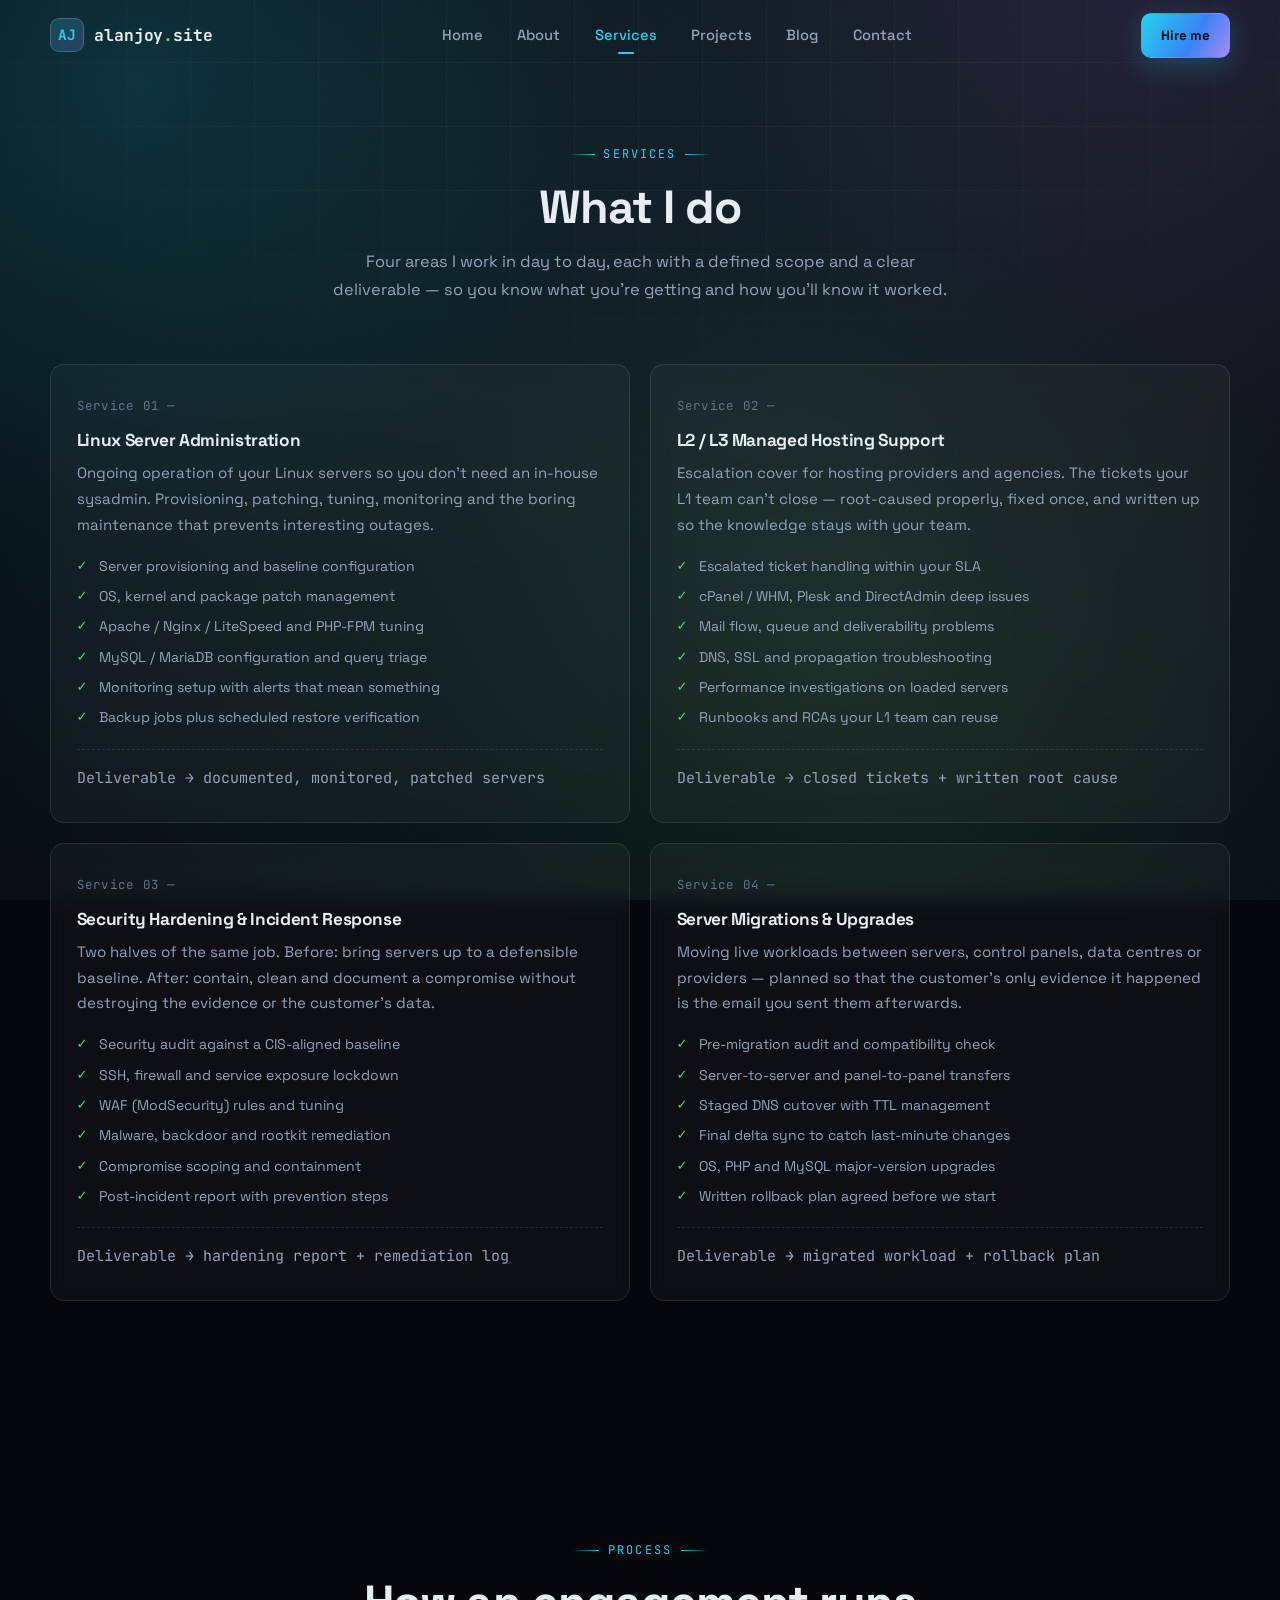
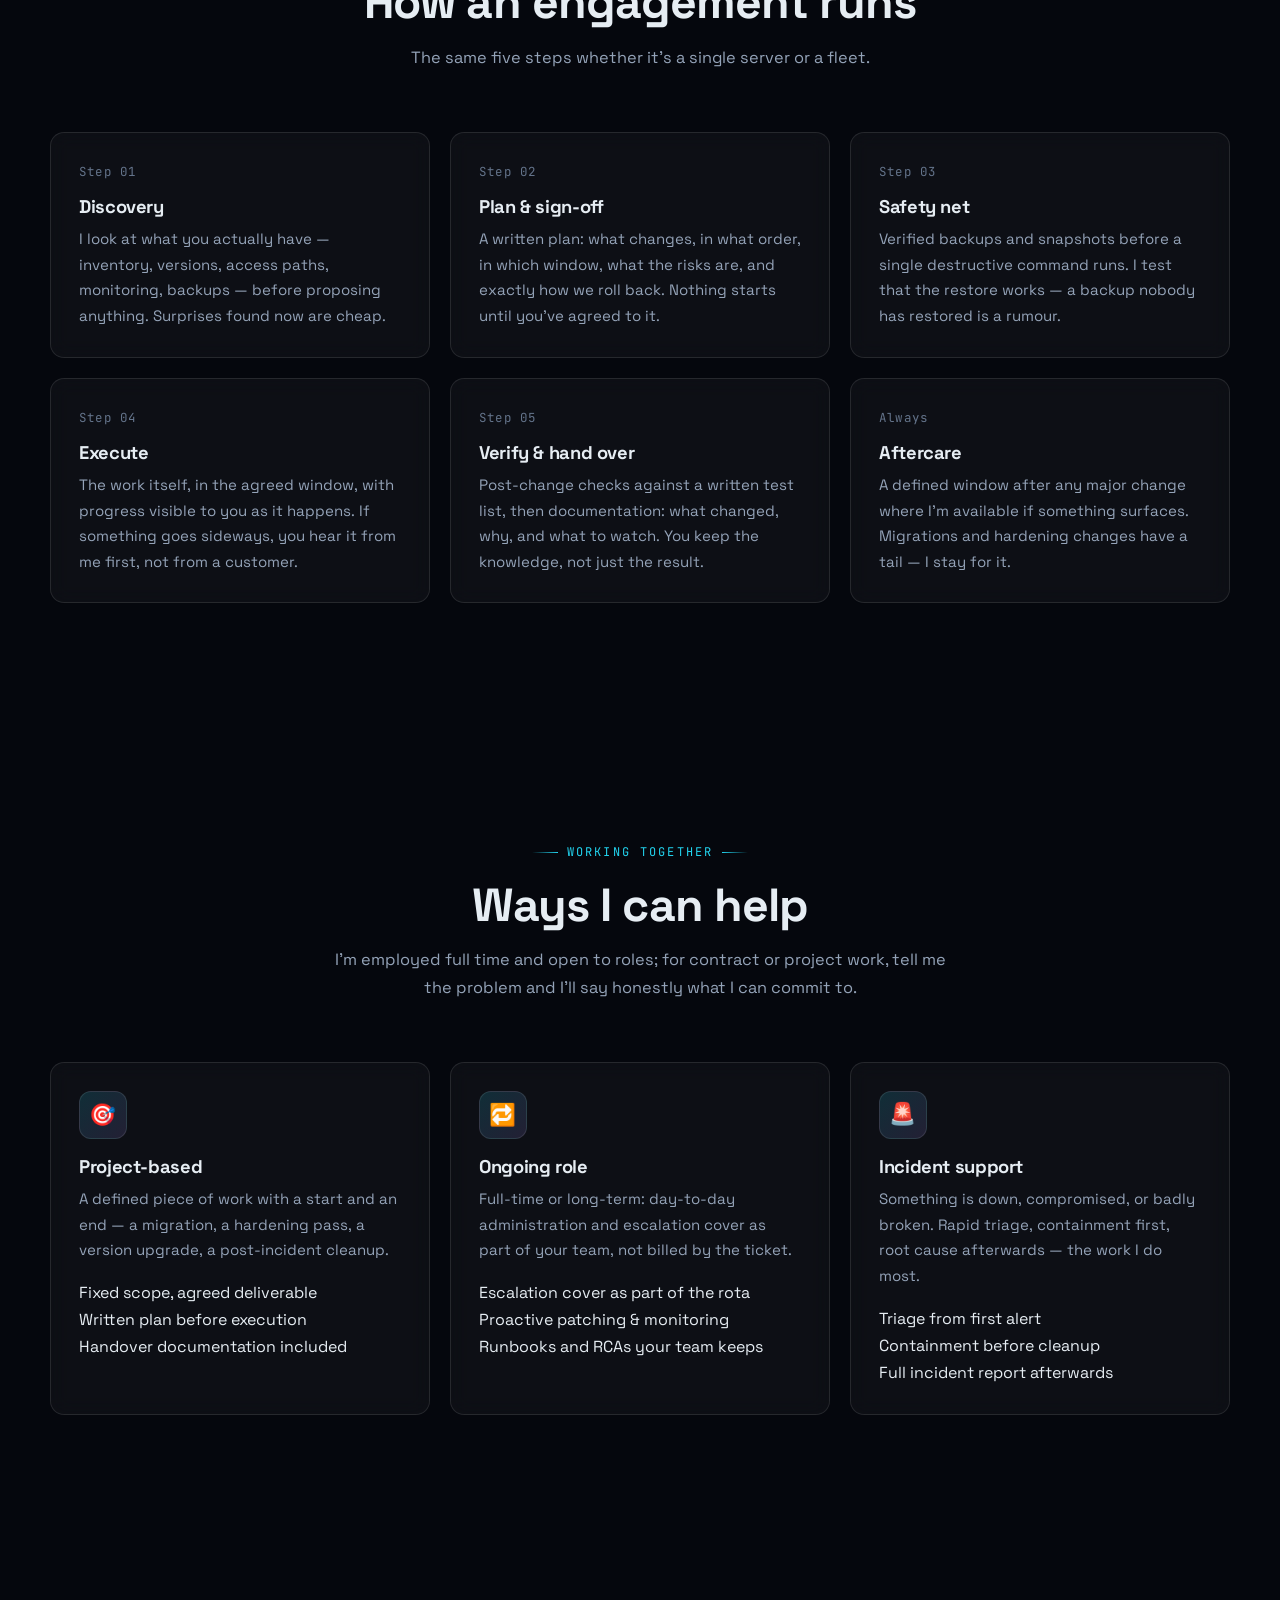
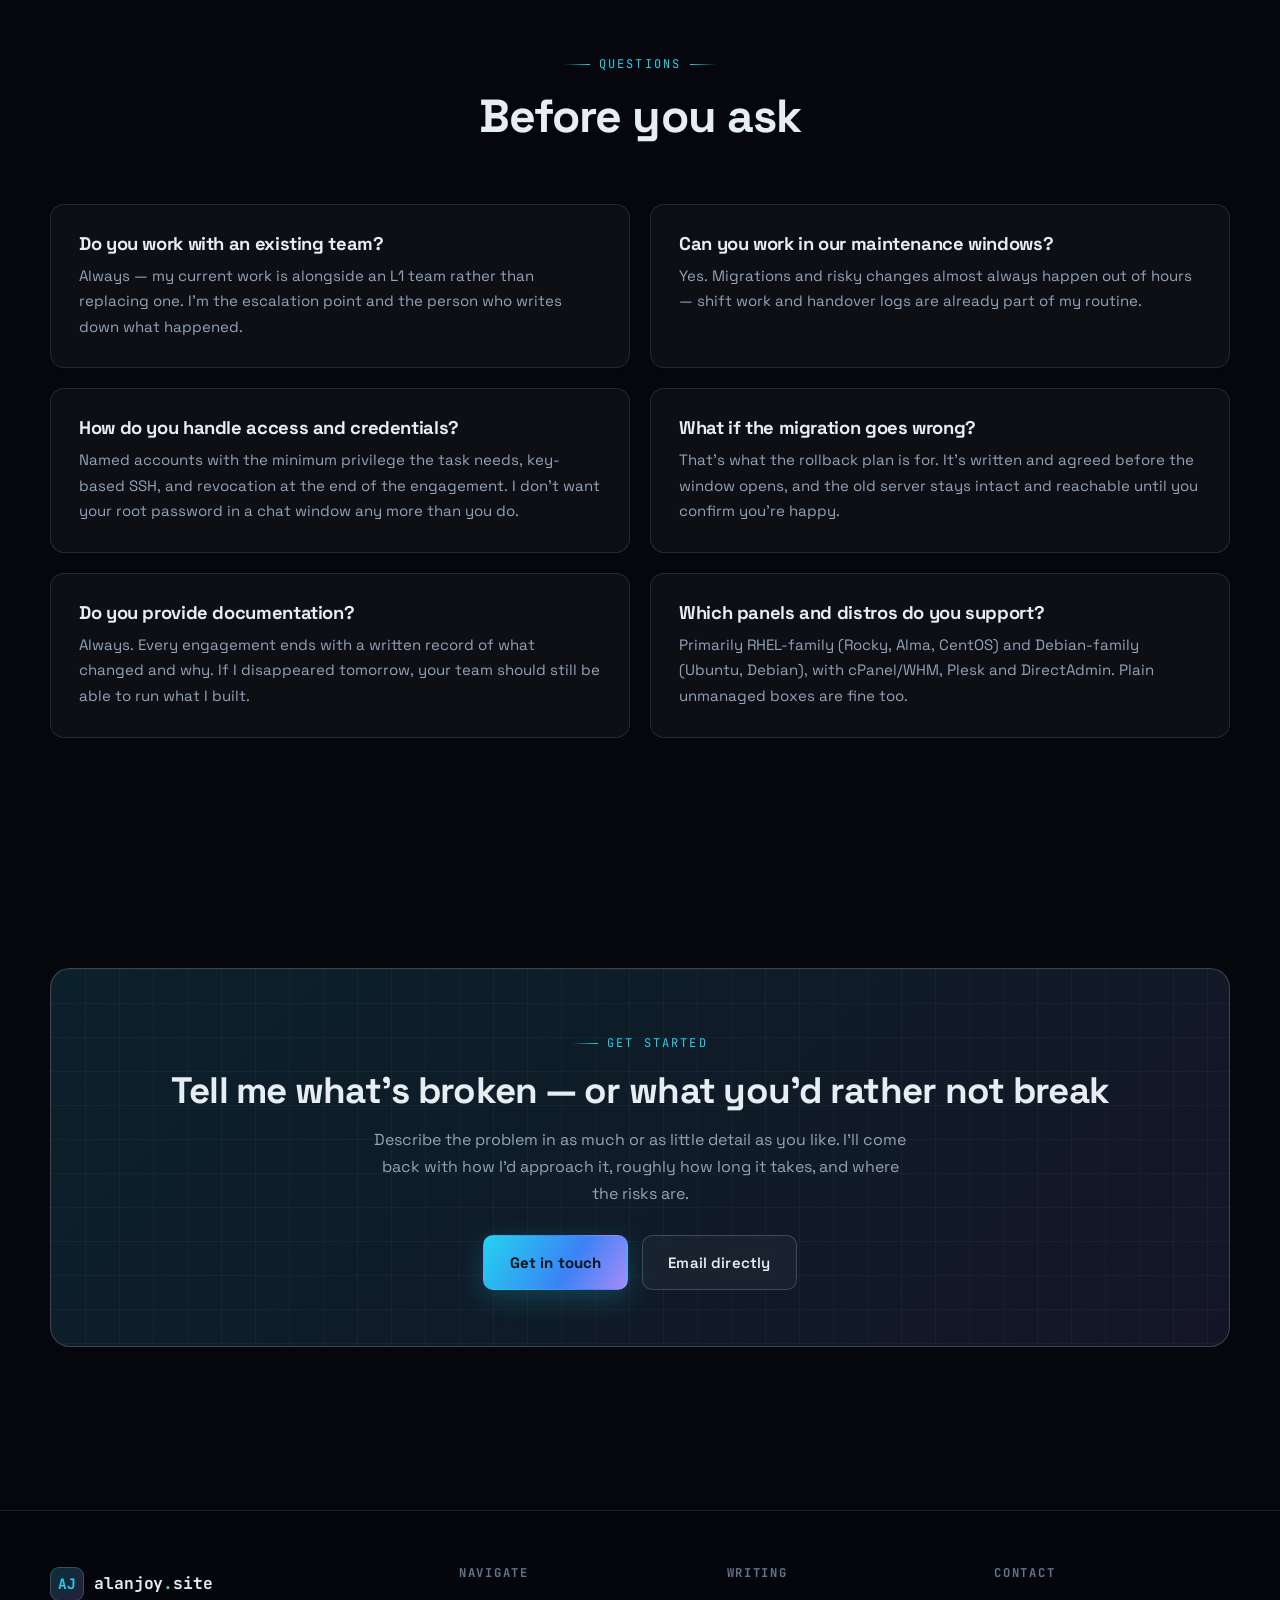
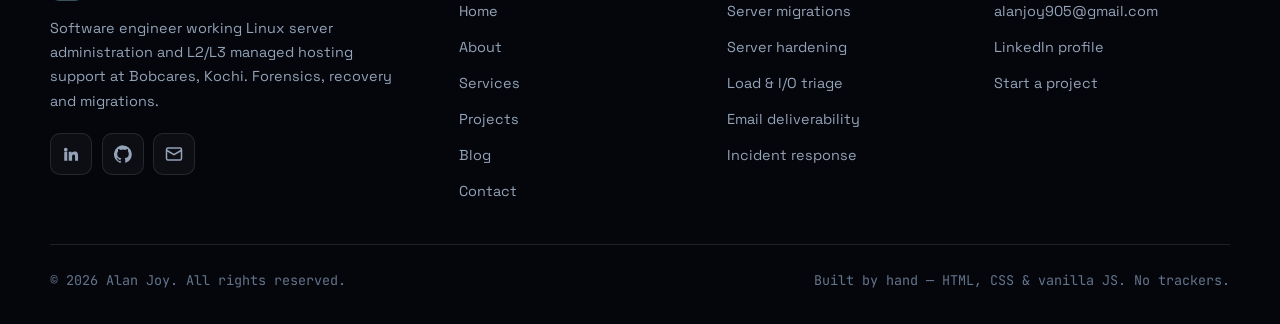
<file: services.html>
<!DOCTYPE html>
<html lang="en">
<head>
<meta charset="utf-8">
<meta name="viewport" content="width=device-width, initial-scale=1">
<meta name="author" content="Alan Joy">
<meta name="theme-color" content="#05070d">
<link rel="preconnect" href="https://fonts.googleapis.com">
<link rel="preconnect" href="https://fonts.gstatic.com" crossorigin>
<link href="https://fonts.googleapis.com/css2?family=Space+Grotesk:wght@400;500;600;700&family=JetBrains+Mono:wght@400;500;700&display=swap" rel="stylesheet">
<link rel="stylesheet" href="assets/css/main.css?v=3">
<link rel="icon" href="data:image/svg+xml,%3Csvg xmlns='http://www.w3.org/2000/svg' viewBox='0 0 64 64'%3E%3Crect width='64' height='64' rx='14' fill='%2305070d'/%3E%3Ctext x='32' y='43' font-family='monospace' font-size='30' font-weight='700' fill='%2322d3ee' text-anchor='middle'%3EAJ%3C/text%3E%3C/svg%3E">
<title>What I Do — Linux Administration, Hosting Support, Security &amp; Migrations</title>
<meta name="description" content="Linux server administration, L2/L3 managed hosting escalations, security hardening, incident response and migrations by Alan Joy.">
<link rel="canonical" href="https://alanjoy.site/services.html">
<meta property="og:type" content="website">
<meta property="og:title" content="What I Do — Linux Administration, Hosting Support, Security &amp; Migrations">
<meta property="og:description" content="Linux server administration, L2/L3 managed hosting escalations, security hardening, incident response and migrations by Alan Joy.">
<meta property="og:url" content="https://alanjoy.site/services.html">
<meta property="og:site_name" content="Alan Joy">
<meta name="twitter:card" content="summary_large_image">
<meta name="twitter:title" content="What I Do — Linux Administration, Hosting Support, Security &amp; Migrations">
<meta name="twitter:description" content="Linux server administration, L2/L3 managed hosting escalations, security hardening, incident response and migrations by Alan Joy.">
<noscript><style>.reveal{opacity:1!important;transform:none!important}</style></noscript>
</head>
<body data-page="services" id="top">
<div class="progress-bar" id="progress"></div>

<div class="bg-layer" aria-hidden="true">
  <div class="bg-aurora"></div>
  <div class="bg-grid"></div>
  <div class="bg-noise"></div>
</div>

<a class="skip-link" href="#main">Skip to content</a>

<header class="nav" id="nav">
  <div class="nav__inner">
    <a href="index.html" class="brand" aria-label="Alan Joy — home">
      <span class="brand__mark" aria-hidden="true">AJ</span>
      <span>alanjoy<span class="brand__dot">.</span>site</span>
    </a>

    <nav class="nav__links" aria-label="Primary">
      <a href="index.html" data-nav="home">Home</a>
      <a href="about.html" data-nav="about">About</a>
      <a href="services.html" data-nav="services">Services</a>
      <a href="projects.html" data-nav="projects">Projects</a>
      <a href="blog.html" data-nav="blog">Blog</a>
      <a href="contact.html" data-nav="contact">Contact</a>
    </nav>

    <div class="nav__actions">
      <a href="contact.html" class="btn btn--primary btn--sm">Hire me</a>
      <button class="burger" id="burger" aria-label="Open menu" aria-expanded="false" aria-controls="drawer">
        <span></span><span></span><span></span>
      </button>
    </div>
  </div>
</header>

<div class="drawer" id="drawer">
  <a href="index.html" data-nav="home">Home</a>
  <a href="about.html" data-nav="about">About</a>
  <a href="services.html" data-nav="services">Services</a>
  <a href="projects.html" data-nav="projects">Projects</a>
  <a href="blog.html" data-nav="blog">Blog</a>
  <a href="contact.html" data-nav="contact">Contact</a>
  <a href="contact.html" class="btn btn--primary">Hire me</a>
</div>

<main id="main">
<section class="section" style="padding-top: calc(var(--nav-h) + 4rem);">
  <div class="wrap">
    <div class="section-head section-head--center reveal">
      <span class="eyebrow">Services</span>
      <h1 class="section-title">What I do</h1>
      <p class="section-sub">
        Four areas I work in day to day, each with a defined scope and a clear
        deliverable — so you know what you're getting and how you'll know it worked.
      </p>
    </div>

    <div class="grid grid--2">
      <article class="card service reveal">
        <span class="service__num">Service 01 —</span>
        <h3>Linux Server Administration</h3>
        <p>
          Ongoing operation of your Linux servers so you don't need an in-house
          sysadmin. Provisioning, patching, tuning, monitoring and the boring
          maintenance that prevents interesting outages.
        </p>
        <ul>
          <li>Server provisioning and baseline configuration</li>
          <li>OS, kernel and package patch management</li>
          <li>Apache / Nginx / LiteSpeed and PHP-FPM tuning</li>
          <li>MySQL / MariaDB configuration and query triage</li>
          <li>Monitoring setup with alerts that mean something</li>
          <li>Backup jobs plus scheduled restore verification</li>
        </ul>
        <p class="project__impact">Deliverable → documented, monitored, patched servers</p>
      </article>

      <article class="card service reveal" data-delay="1">
        <span class="service__num">Service 02 —</span>
        <h3>L2 / L3 Managed Hosting Support</h3>
        <p>
          Escalation cover for hosting providers and agencies. The tickets your L1
          team can't close — root-caused properly, fixed once, and written up so the
          knowledge stays with your team.
        </p>
        <ul>
          <li>Escalated ticket handling within your SLA</li>
          <li>cPanel / WHM, Plesk and DirectAdmin deep issues</li>
          <li>Mail flow, queue and deliverability problems</li>
          <li>DNS, SSL and propagation troubleshooting</li>
          <li>Performance investigations on loaded servers</li>
          <li>Runbooks and RCAs your L1 team can reuse</li>
        </ul>
        <p class="project__impact">Deliverable → closed tickets + written root cause</p>
      </article>

      <article class="card service reveal" data-delay="2">
        <span class="service__num">Service 03 —</span>
        <h3>Security Hardening &amp; Incident Response</h3>
        <p>
          Two halves of the same job. Before: bring servers up to a defensible
          baseline. After: contain, clean and document a compromise without
          destroying the evidence or the customer's data.
        </p>
        <ul>
          <li>Security audit against a CIS-aligned baseline</li>
          <li>SSH, firewall and service exposure lockdown</li>
          <li>WAF (ModSecurity) rules and tuning</li>
          <li>Malware, backdoor and rootkit remediation</li>
          <li>Compromise scoping and containment</li>
          <li>Post-incident report with prevention steps</li>
        </ul>
        <p class="project__impact">Deliverable → hardening report + remediation log</p>
      </article>

      <article class="card service reveal" data-delay="3">
        <span class="service__num">Service 04 —</span>
        <h3>Server Migrations &amp; Upgrades</h3>
        <p>
          Moving live workloads between servers, control panels, data centres or
          providers — planned so that the customer's only evidence it happened is
          the email you sent them afterwards.
        </p>
        <ul>
          <li>Pre-migration audit and compatibility check</li>
          <li>Server-to-server and panel-to-panel transfers</li>
          <li>Staged DNS cutover with TTL management</li>
          <li>Final delta sync to catch last-minute changes</li>
          <li>OS, PHP and MySQL major-version upgrades</li>
          <li>Written rollback plan agreed before we start</li>
        </ul>
        <p class="project__impact">Deliverable → migrated workload + rollback plan</p>
      </article>
    </div>
  </div>
</section>

<!-- ============ PROCESS ============ -->
<section class="section" id="process">
  <div class="wrap">
    <div class="section-head section-head--center reveal">
      <span class="eyebrow">Process</span>
      <h2 class="section-title">How an engagement runs</h2>
      <p class="section-sub">The same five steps whether it's a single server or a fleet.</p>
    </div>

    <div class="grid grid--3">
      <div class="card reveal">
        <span class="service__num">Step 01</span>
        <h3>Discovery</h3>
        <p>I look at what you actually have — inventory, versions, access paths, monitoring, backups — before proposing anything. Surprises found now are cheap.</p>
      </div>
      <div class="card reveal" data-delay="1">
        <span class="service__num">Step 02</span>
        <h3>Plan &amp; sign-off</h3>
        <p>A written plan: what changes, in what order, in which window, what the risks are, and exactly how we roll back. Nothing starts until you've agreed to it.</p>
      </div>
      <div class="card reveal" data-delay="2">
        <span class="service__num">Step 03</span>
        <h3>Safety net</h3>
        <p>Verified backups and snapshots before a single destructive command runs. I test that the restore works — a backup nobody has restored is a rumour.</p>
      </div>
      <div class="card reveal" data-delay="3">
        <span class="service__num">Step 04</span>
        <h3>Execute</h3>
        <p>The work itself, in the agreed window, with progress visible to you as it happens. If something goes sideways, you hear it from me first, not from a customer.</p>
      </div>
      <div class="card reveal" data-delay="4">
        <span class="service__num">Step 05</span>
        <h3>Verify &amp; hand over</h3>
        <p>Post-change checks against a written test list, then documentation: what changed, why, and what to watch. You keep the knowledge, not just the result.</p>
      </div>
      <div class="card reveal" data-delay="5">
        <span class="service__num">Always</span>
        <h3>Aftercare</h3>
        <p>A defined window after any major change where I'm available if something surfaces. Migrations and hardening changes have a tail — I stay for it.</p>
      </div>
    </div>
  </div>
</section>

<!-- ============ ENGAGEMENT MODELS ============ -->
<section class="section">
  <div class="wrap">
    <div class="section-head section-head--center reveal">
      <span class="eyebrow">Working together</span>
      <h2 class="section-title">Ways I can help</h2>
      <p class="section-sub">I'm employed full time and open to roles; for contract or project work, tell me the problem and I'll say honestly what I can commit to.</p>
    </div>

    <div class="grid grid--3">
      <div class="card reveal">
        <span class="card__icon" aria-hidden="true">🎯</span>
        <h3>Project-based</h3>
        <p>A defined piece of work with a start and an end — a migration, a hardening pass, a version upgrade, a post-incident cleanup.</p>
        <ul class="service" style="padding: 0; border: 0; background: none; margin-top: 1rem;">
          <li>Fixed scope, agreed deliverable</li>
          <li>Written plan before execution</li>
          <li>Handover documentation included</li>
        </ul>
      </div>

      <div class="card reveal" data-delay="1">
        <span class="card__icon" aria-hidden="true">🔁</span>
        <h3>Ongoing role</h3>
        <p>Full-time or long-term: day-to-day administration and escalation cover as part of your team, not billed by the ticket.</p>
        <ul class="service" style="padding: 0; border: 0; background: none; margin-top: 1rem;">
          <li>Escalation cover as part of the rota</li>
          <li>Proactive patching &amp; monitoring</li>
          <li>Runbooks and RCAs your team keeps</li>
        </ul>
      </div>

      <div class="card reveal" data-delay="2">
        <span class="card__icon" aria-hidden="true">🚨</span>
        <h3>Incident support</h3>
        <p>Something is down, compromised, or badly broken. Rapid triage, containment first, root cause afterwards — the work I do most.</p>
        <ul class="service" style="padding: 0; border: 0; background: none; margin-top: 1rem;">
          <li>Triage from first alert</li>
          <li>Containment before cleanup</li>
          <li>Full incident report afterwards</li>
        </ul>
      </div>
    </div>
  </div>
</section>

<!-- ============ FAQ ============ -->
<section class="section">
  <div class="wrap">
    <div class="section-head section-head--center reveal">
      <span class="eyebrow">Questions</span>
      <h2 class="section-title">Before you ask</h2>
    </div>

    <div class="grid grid--2">
      <div class="card reveal">
        <h3>Do you work with an existing team?</h3>
        <p>Always — my current work is alongside an L1 team rather than replacing one. I'm the escalation point and the person who writes down what happened.</p>
      </div>
      <div class="card reveal" data-delay="1">
        <h3>Can you work in our maintenance windows?</h3>
        <p>Yes. Migrations and risky changes almost always happen out of hours — shift work and handover logs are already part of my routine.</p>
      </div>
      <div class="card reveal" data-delay="2">
        <h3>How do you handle access and credentials?</h3>
        <p>Named accounts with the minimum privilege the task needs, key-based SSH, and revocation at the end of the engagement. I don't want your root password in a chat window any more than you do.</p>
      </div>
      <div class="card reveal" data-delay="3">
        <h3>What if the migration goes wrong?</h3>
        <p>That's what the rollback plan is for. It's written and agreed before the window opens, and the old server stays intact and reachable until you confirm you're happy.</p>
      </div>
      <div class="card reveal" data-delay="4">
        <h3>Do you provide documentation?</h3>
        <p>Always. Every engagement ends with a written record of what changed and why. If I disappeared tomorrow, your team should still be able to run what I built.</p>
      </div>
      <div class="card reveal" data-delay="5">
        <h3>Which panels and distros do you support?</h3>
        <p>Primarily RHEL-family (Rocky, Alma, CentOS) and Debian-family (Ubuntu, Debian), with cPanel/WHM, Plesk and DirectAdmin. Plain unmanaged boxes are fine too.</p>
      </div>
    </div>
  </div>
</section>

<section class="section">
  <div class="wrap">
    <div class="cta-band reveal">
      <span class="eyebrow">Get started</span>
      <h2>Tell me what's broken — or what you'd rather not break</h2>
      <p>Describe the problem in as much or as little detail as you like. I'll come back with how I'd approach it, roughly how long it takes, and where the risks are.</p>
      <div class="btn-row">
        <a href="contact.html" class="btn btn--primary">Get in touch</a>
        <a href="mailto:alanjoy905@gmail.com" class="btn btn--ghost">Email directly</a>
      </div>
    </div>
  </div>
</section>

</main>

<footer class="footer">
  <div class="wrap">
    <div class="footer__grid">
      <div class="footer__about">
        <a href="index.html" class="brand">
          <span class="brand__mark" aria-hidden="true">AJ</span>
          <span>alanjoy<span class="brand__dot">.</span>site</span>
        </a>
        <p>Software engineer working Linux server administration and L2/L3 managed hosting support at Bobcares, Kochi. Forensics, recovery and migrations.</p>
        <div class="social-row">
          <a href="https://www.linkedin.com/in/alan-joy-6967731a7/" target="_blank" rel="noopener" aria-label="LinkedIn">
            <svg viewBox="0 0 24 24" fill="currentColor" aria-hidden="true"><path d="M4.98 3.5a2.5 2.5 0 1 1 0 5 2.5 2.5 0 0 1 0-5zM3 9h4v12H3zM9 9h3.8v1.7h.05c.53-1 1.83-2.05 3.77-2.05 4.03 0 4.78 2.65 4.78 6.1V21h-4v-5.5c0-1.31-.03-3-1.83-3-1.83 0-2.11 1.43-2.11 2.9V21H9z"/></svg>
          </a>
          <a href="https://github.com/careersalanjantony-bit" target="_blank" rel="noopener" aria-label="GitHub">
            <svg viewBox="0 0 24 24" fill="currentColor" aria-hidden="true"><path d="M12 .5a12 12 0 0 0-3.79 23.4c.6.11.82-.26.82-.58v-2.2c-3.34.72-4.04-1.6-4.04-1.6-.55-1.4-1.34-1.77-1.34-1.77-1.09-.75.08-.73.08-.73 1.2.08 1.84 1.24 1.84 1.24 1.07 1.83 2.8 1.3 3.49 1 .1-.78.42-1.3.76-1.6-2.67-.3-5.47-1.34-5.47-5.96 0-1.32.47-2.4 1.24-3.24-.13-.3-.54-1.53.11-3.18 0 0 1.01-.32 3.3 1.24a11.5 11.5 0 0 1 6.01 0c2.29-1.56 3.3-1.24 3.3-1.24.65 1.65.24 2.88.12 3.18.77.84 1.23 1.92 1.23 3.24 0 4.63-2.8 5.65-5.48 5.95.43.37.81 1.1.81 2.22v3.3c0 .32.22.7.83.58A12 12 0 0 0 12 .5z"/></svg>
          </a>
          <a href="mailto:alanjoy905@gmail.com" aria-label="Email">
            <svg viewBox="0 0 24 24" fill="none" stroke="currentColor" stroke-width="2" aria-hidden="true"><rect x="2" y="4" width="20" height="16" rx="2"/><path d="m2 7 10 6 10-6"/></svg>
          </a>
        </div>
      </div>

      <div>
        <h4>Navigate</h4>
        <ul>
          <li><a href="index.html">Home</a></li>
          <li><a href="about.html">About</a></li>
          <li><a href="services.html">Services</a></li>
          <li><a href="projects.html">Projects</a></li>
          <li><a href="blog.html">Blog</a></li>
          <li><a href="contact.html">Contact</a></li>
        </ul>
      </div>

      <div>
        <h4>Writing</h4>
        <ul>
          <li><a href="posts/zero-downtime-cpanel-migration.html">Server migrations</a></li>
          <li><a href="posts/linux-server-hardening-checklist.html">Server hardening</a></li>
          <li><a href="posts/load-average-lies-io-saturation.html">Load &amp; I/O triage</a></li>
          <li><a href="posts/email-deliverability-spf-dkim-dmarc.html">Email deliverability</a></li>
          <li><a href="posts/detecting-a-compromised-server.html">Incident response</a></li>
        </ul>
      </div>

      <div>
        <h4>Contact</h4>
        <ul>
          <li><a href="mailto:alanjoy905@gmail.com">alanjoy905@gmail.com</a></li>
          <li><a href="https://www.linkedin.com/in/alan-joy-6967731a7/" target="_blank" rel="noopener">LinkedIn profile</a></li>
          <li><a href="contact.html">Start a project</a></li>
        </ul>
      </div>
    </div>

    <div class="footer__bottom">
      <p>&copy; <span data-year>2026</span> Alan Joy. All rights reserved.</p>
      <p>Built by hand — HTML, CSS &amp; vanilla JS. No trackers.</p>
    </div>
  </div>
</footer>

<button class="to-top" aria-label="Back to top">
  <svg width="18" height="18" viewBox="0 0 24 24" fill="none" stroke="currentColor" stroke-width="2" aria-hidden="true"><path d="M12 19V5M5 12l7-7 7 7"/></svg>
</button>

<script src="assets/js/main.js?v=3"></script>

</body>
</html>
</file>
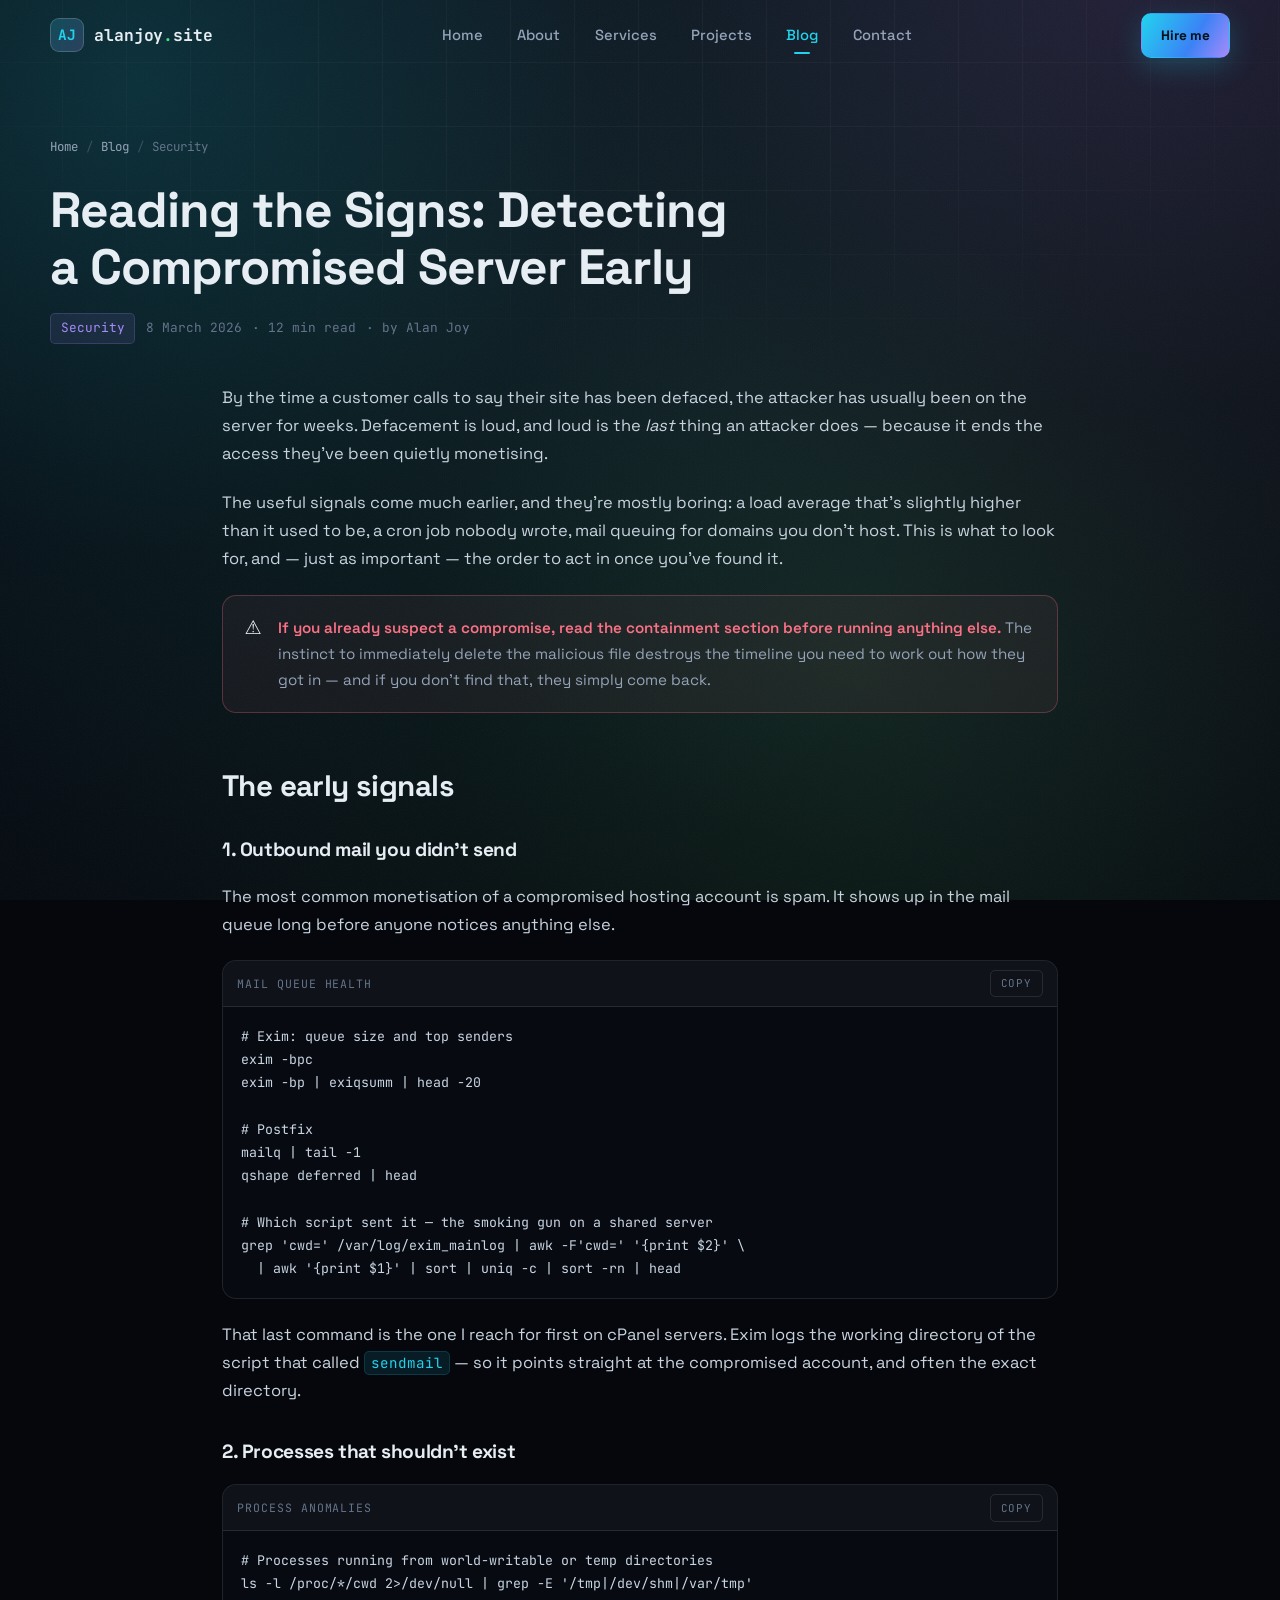
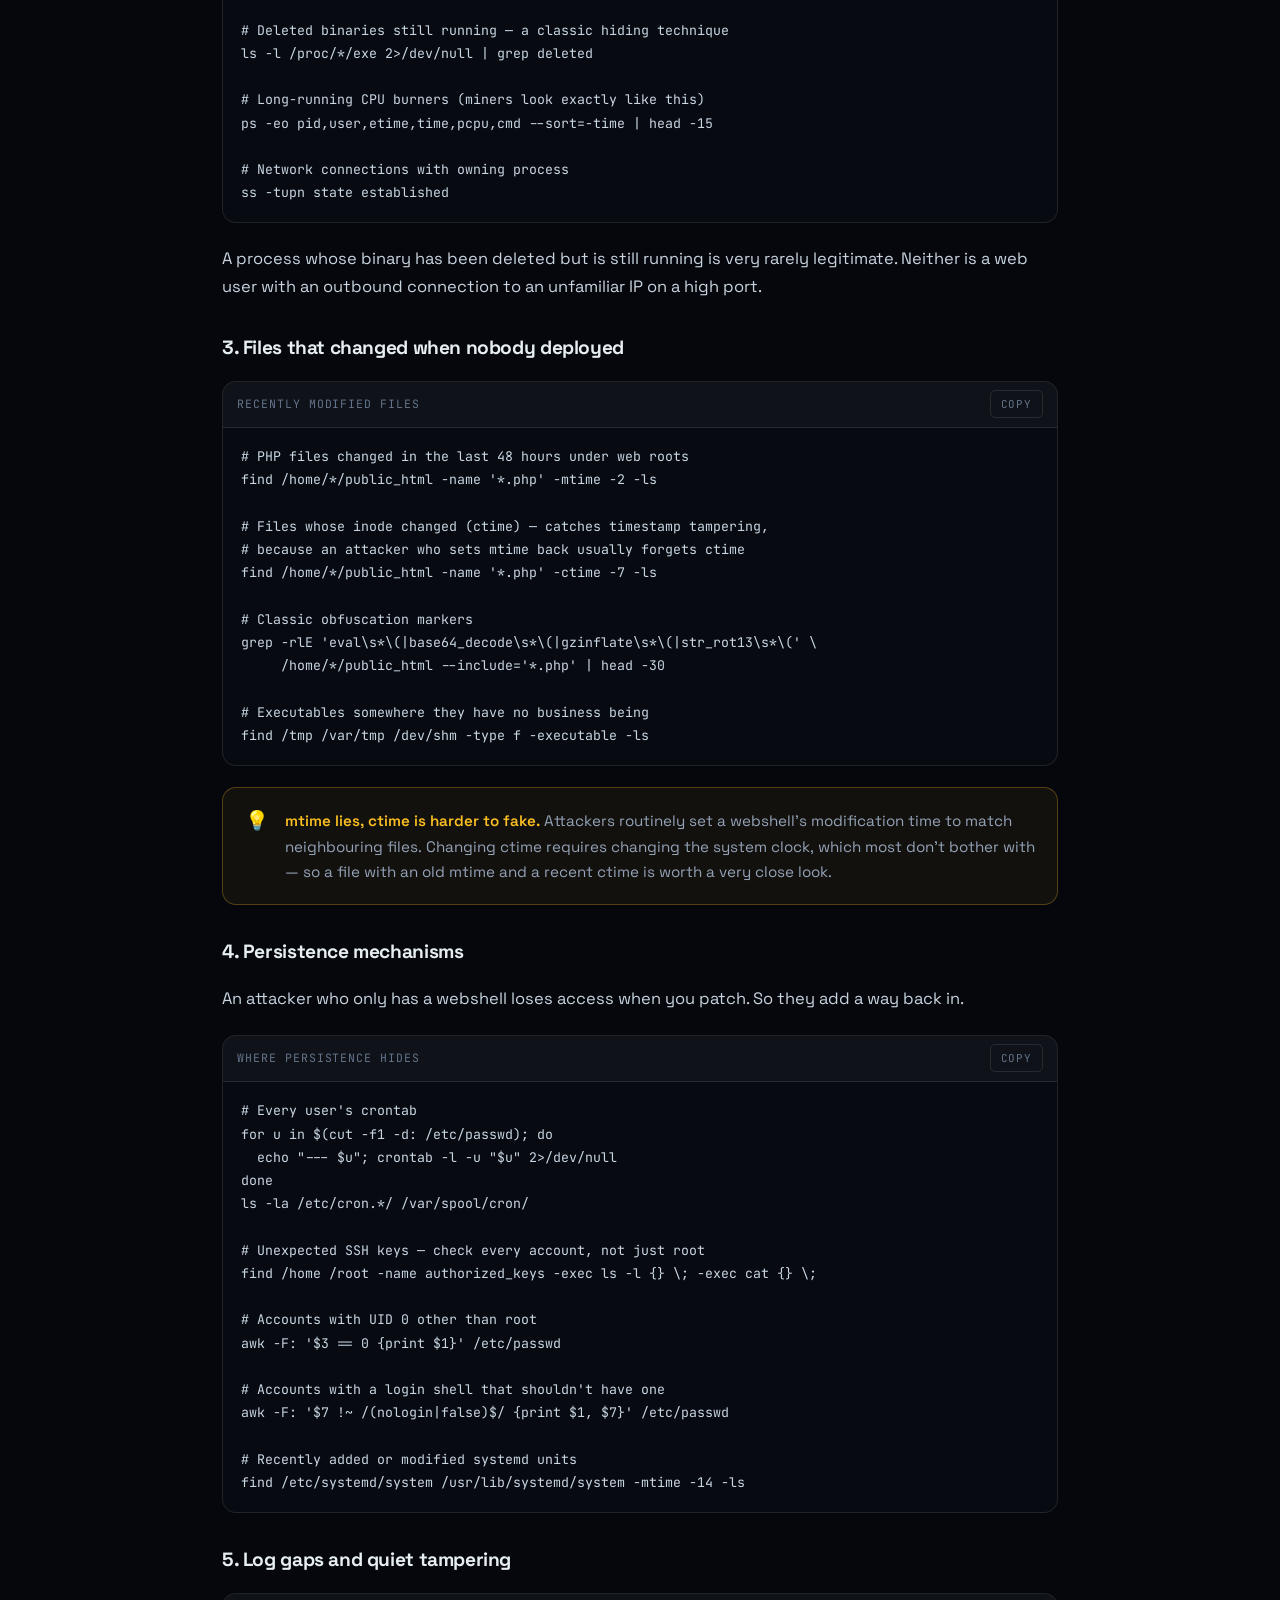
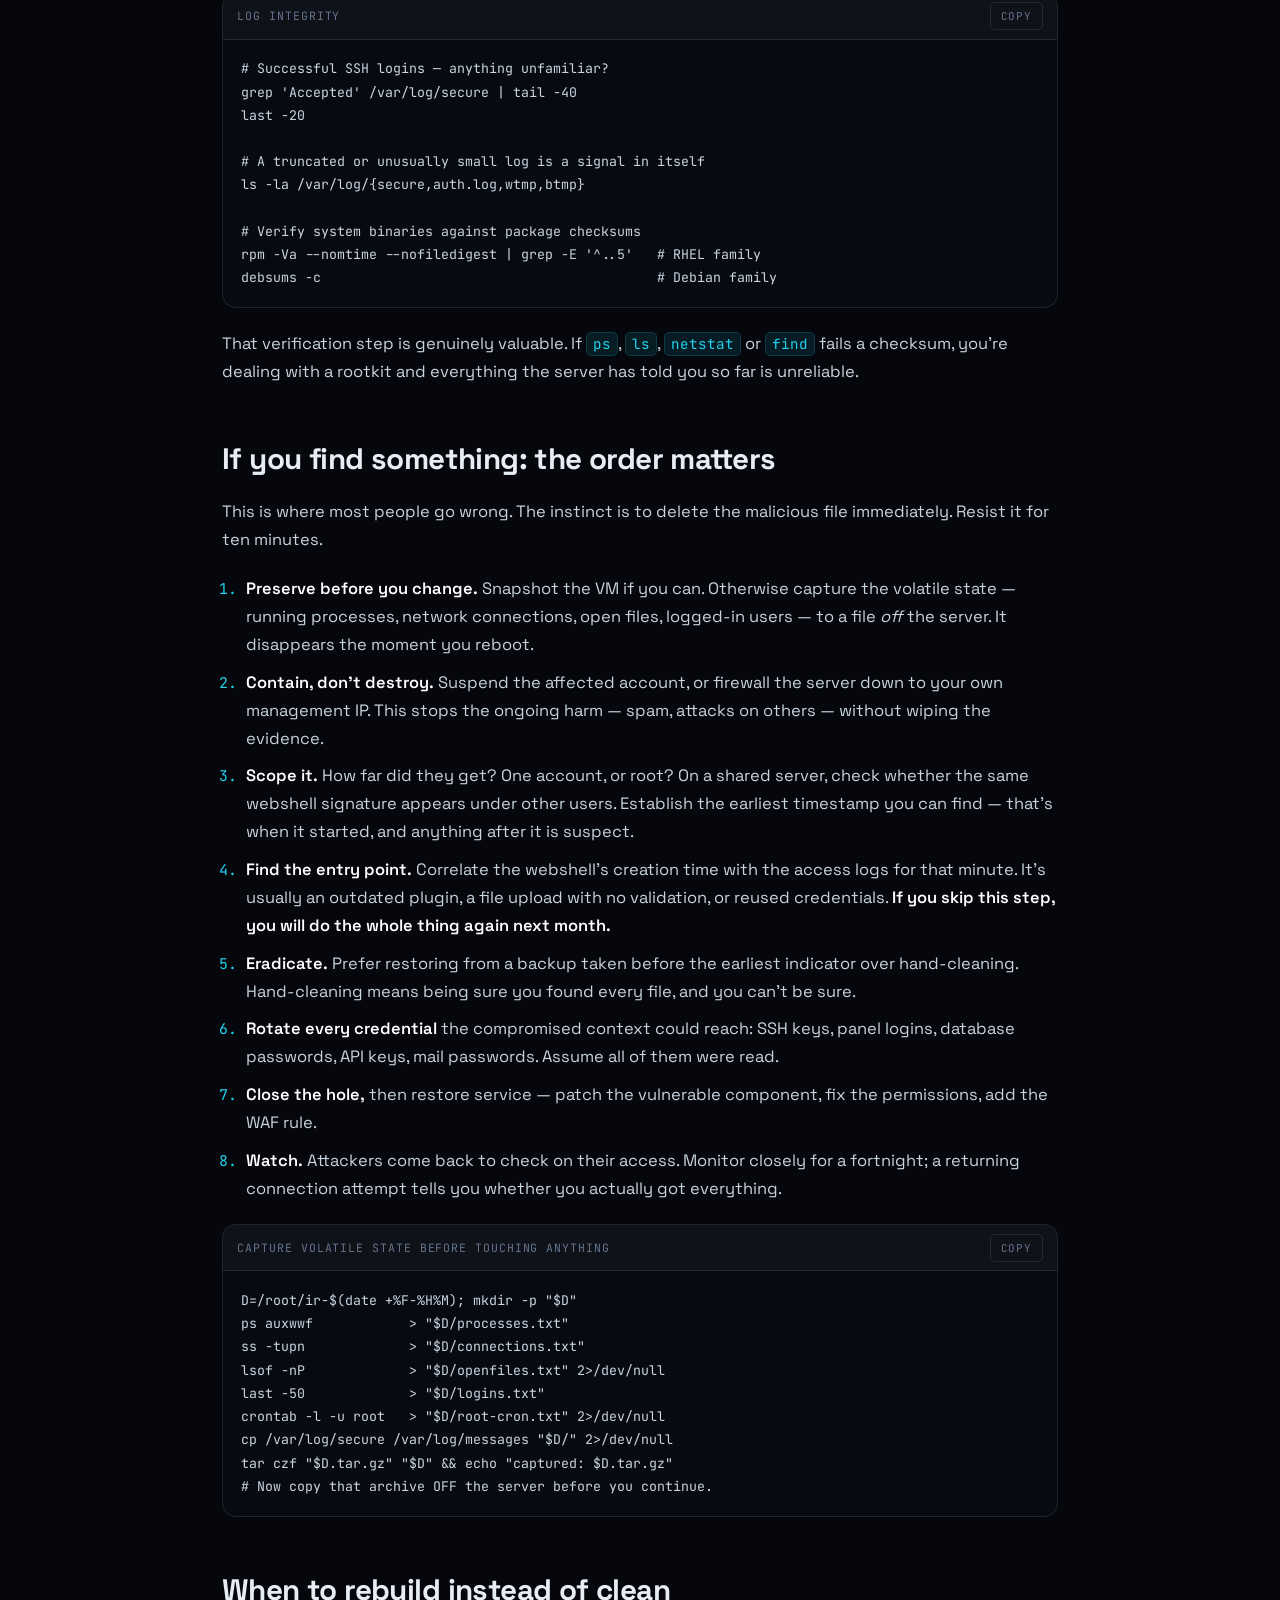
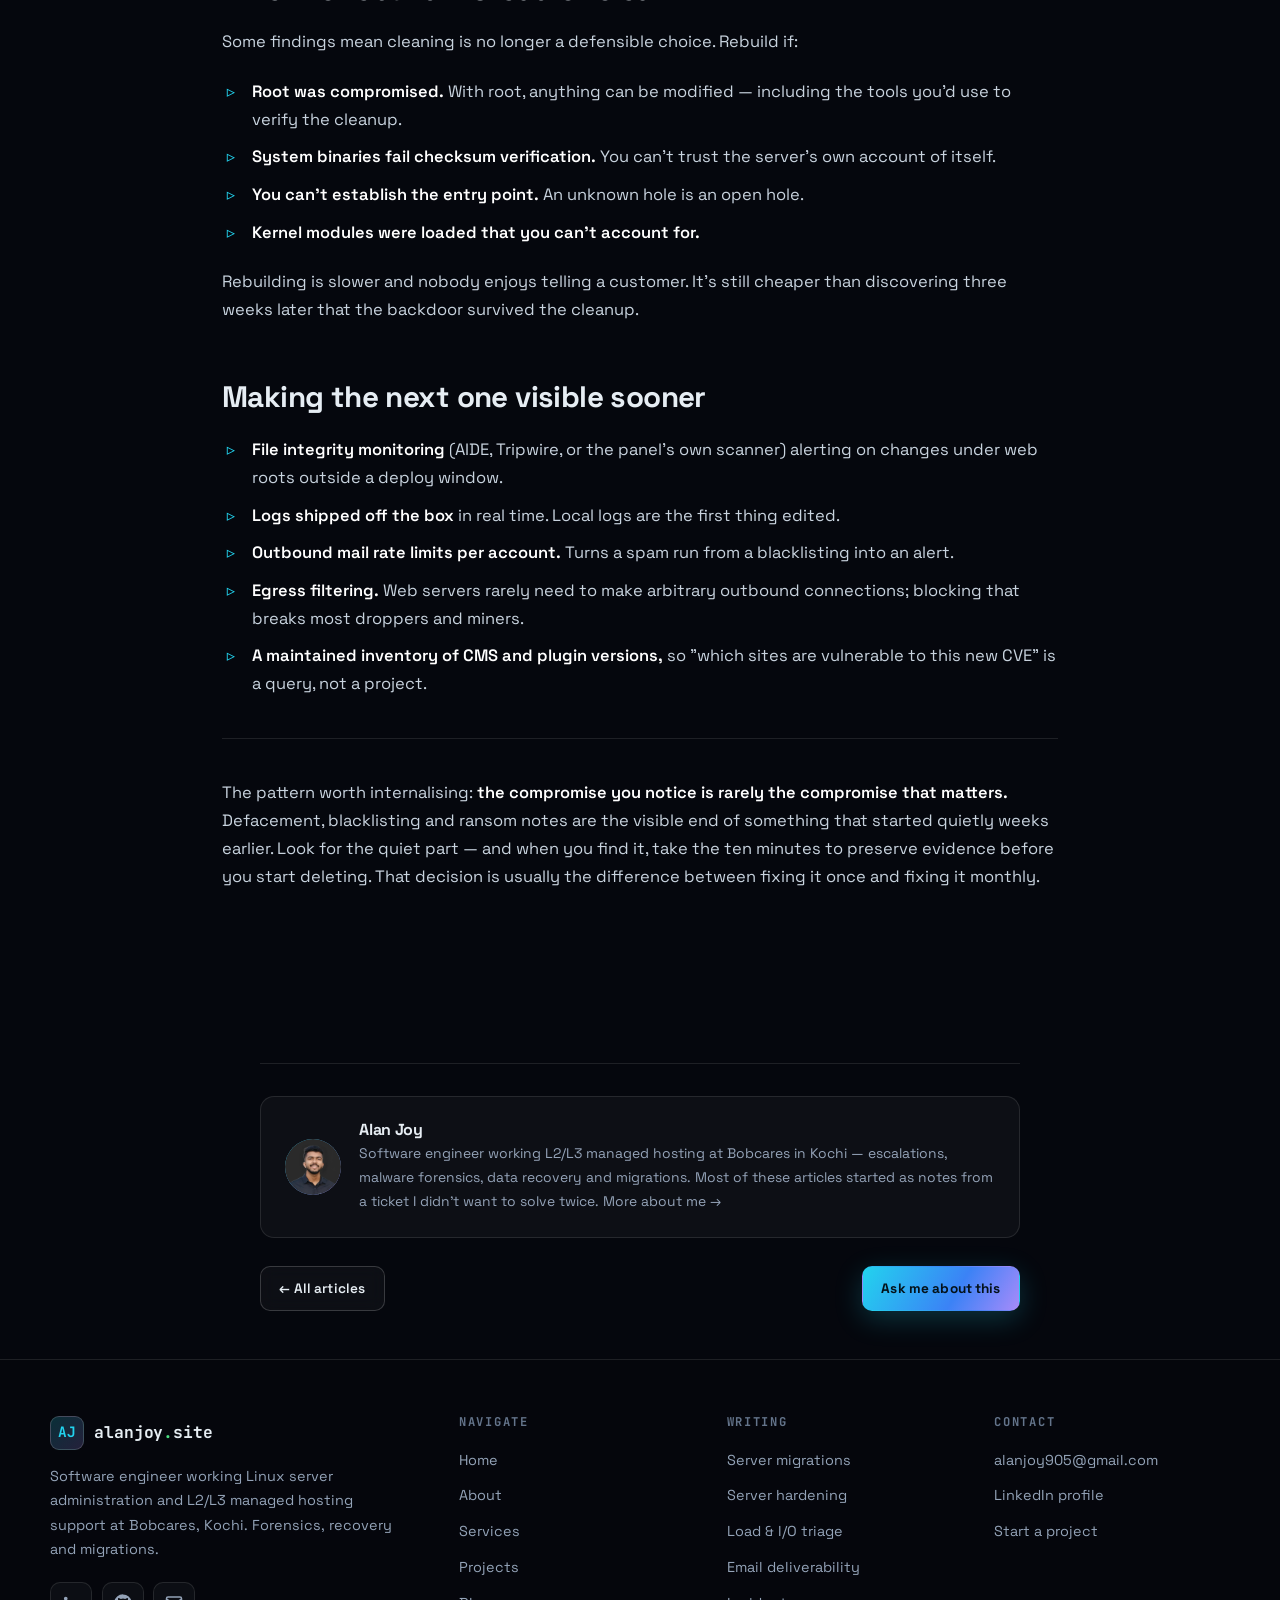
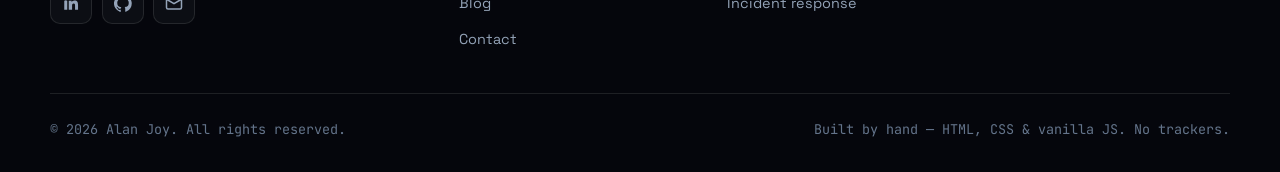
<file: posts/detecting-a-compromised-server.html>
<!DOCTYPE html>
<html lang="en">
<head>
<meta charset="utf-8">
<meta name="viewport" content="width=device-width, initial-scale=1">
<meta name="author" content="Alan Joy">
<meta name="theme-color" content="#05070d">
<link rel="preconnect" href="https://fonts.googleapis.com">
<link rel="preconnect" href="https://fonts.gstatic.com" crossorigin>
<link href="https://fonts.googleapis.com/css2?family=Space+Grotesk:wght@400;500;600;700&family=JetBrains+Mono:wght@400;500;700&display=swap" rel="stylesheet">
<link rel="stylesheet" href="../assets/css/main.css?v=3">
<link rel="icon" href="data:image/svg+xml,%3Csvg xmlns='http://www.w3.org/2000/svg' viewBox='0 0 64 64'%3E%3Crect width='64' height='64' rx='14' fill='%2305070d'/%3E%3Ctext x='32' y='43' font-family='monospace' font-size='30' font-weight='700' fill='%2322d3ee' text-anchor='middle'%3EAJ%3C/text%3E%3C/svg%3E">
<title>Reading the Signs: Detecting a Compromised Server Early — Alan Joy</title>
<meta name="description" content="The quiet indicators of a compromised Linux server, the commands that surface them, and a containment order that preserves the evidence you need to find the entry point.">
<link rel="canonical" href="https://alanjoy.site/posts/detecting-a-compromised-server.html">
<meta property="og:type" content="website">
<meta property="og:title" content="Reading the Signs: Detecting a Compromised Server Early — Alan Joy">
<meta property="og:description" content="The quiet indicators of a compromised Linux server, the commands that surface them, and a containment order that preserves the evidence you need to find the entry point.">
<meta property="og:url" content="https://alanjoy.site/posts/detecting-a-compromised-server.html">
<meta property="og:site_name" content="Alan Joy">
<meta name="twitter:card" content="summary_large_image">
<meta name="twitter:title" content="Reading the Signs: Detecting a Compromised Server Early — Alan Joy">
<meta name="twitter:description" content="The quiet indicators of a compromised Linux server, the commands that surface them, and a containment order that preserves the evidence you need to find the entry point.">
<noscript><style>.reveal{opacity:1!important;transform:none!important}</style></noscript>
</head>
<body data-page="blog" id="top">
<div class="progress-bar" id="progress"></div>

<div class="bg-layer" aria-hidden="true">
  <div class="bg-aurora"></div>
  <div class="bg-grid"></div>
  <div class="bg-noise"></div>
</div>

<a class="skip-link" href="#main">Skip to content</a>

<header class="nav" id="nav">
  <div class="nav__inner">
    <a href="../index.html" class="brand" aria-label="Alan Joy — home">
      <span class="brand__mark" aria-hidden="true">AJ</span>
      <span>alanjoy<span class="brand__dot">.</span>site</span>
    </a>

    <nav class="nav__links" aria-label="Primary">
      <a href="../index.html" data-nav="home">Home</a>
      <a href="../about.html" data-nav="about">About</a>
      <a href="../services.html" data-nav="services">Services</a>
      <a href="../projects.html" data-nav="projects">Projects</a>
      <a href="../blog.html" data-nav="blog">Blog</a>
      <a href="../contact.html" data-nav="contact">Contact</a>
    </nav>

    <div class="nav__actions">
      <a href="../contact.html" class="btn btn--primary btn--sm">Hire me</a>
      <button class="burger" id="burger" aria-label="Open menu" aria-expanded="false" aria-controls="drawer">
        <span></span><span></span><span></span>
      </button>
    </div>
  </div>
</header>

<div class="drawer" id="drawer">
  <a href="../index.html" data-nav="home">Home</a>
  <a href="../about.html" data-nav="about">About</a>
  <a href="../services.html" data-nav="services">Services</a>
  <a href="../projects.html" data-nav="projects">Projects</a>
  <a href="../blog.html" data-nav="blog">Blog</a>
  <a href="../contact.html" data-nav="contact">Contact</a>
  <a href="../contact.html" class="btn btn--primary">Hire me</a>
</div>

<main id="main">
<section class="post-hero">
  <div class="wrap">
    <nav class="breadcrumb" aria-label="Breadcrumb">
      <a href="../index.html">Home</a><span class="sep">/</span><a href="../blog.html">Blog</a><span class="sep">/</span><span>Security</span>
    </nav>
    <h1 class="post-title">Reading the Signs: Detecting a Compromised Server Early</h1>
    <div class="post-meta">
      <span class="tag">Security</span>
      <time datetime="2026-03-08">8 March 2026</time>
      <span>· 12 min read</span>
      <span>· by Alan Joy</span>
    </div>
  </div>
</section>

<article class="section" style="padding-top: 0;">
  <div class="wrap">
    <div class="article">
<p>
  By the time a customer calls to say their site has been defaced, the attacker has usually
  been on the server for weeks. Defacement is loud, and loud is the <em>last</em> thing an
  attacker does — because it ends the access they've been quietly monetising.
</p>
<p>
  The useful signals come much earlier, and they're mostly boring: a load average that's
  slightly higher than it used to be, a cron job nobody wrote, mail queuing for domains you
  don't host. This is what to look for, and — just as important — the order to act in once
  you've found it.
</p>

<div class="callout callout--danger">
  <span class="callout__ico" aria-hidden="true">⚠️</span>
  <p><strong>If you already suspect a compromise, read the containment section before running anything else.</strong> The instinct to immediately delete the malicious file destroys the timeline you need to work out how they got in — and if you don't find that, they simply come back.</p>
</div>

<h2 id="signals">The early signals</h2>

<h3>1. Outbound mail you didn't send</h3>
<p>
  The most common monetisation of a compromised hosting account is spam. It shows up in the
  mail queue long before anyone notices anything else.
</p>

<div class="codeblock">
  <div class="codeblock__bar"><span>mail queue health</span><button class="copy-btn" type="button">Copy</button></div>
<pre><code># Exim: queue size and top senders
exim -bpc
exim -bp | exiqsumm | head -20

# Postfix
mailq | tail -1
qshape deferred | head

# Which script sent it — the smoking gun on a shared server
grep 'cwd=' /var/log/exim_mainlog | awk -F'cwd=' '{print $2}' \
  | awk '{print $1}' | sort | uniq -c | sort -rn | head</code></pre>
</div>

<p>
  That last command is the one I reach for first on cPanel servers. Exim logs the working
  directory of the script that called <code>sendmail</code> — so it points straight at the
  compromised account, and often the exact directory.
</p>

<h3>2. Processes that shouldn't exist</h3>

<div class="codeblock">
  <div class="codeblock__bar"><span>process anomalies</span><button class="copy-btn" type="button">Copy</button></div>
<pre><code># Processes running from world-writable or temp directories
ls -l /proc/*/cwd 2>/dev/null | grep -E '/tmp|/dev/shm|/var/tmp'

# Deleted binaries still running — a classic hiding technique
ls -l /proc/*/exe 2>/dev/null | grep deleted

# Long-running CPU burners (miners look exactly like this)
ps -eo pid,user,etime,time,pcpu,cmd --sort=-time | head -15

# Network connections with owning process
ss -tupn state established</code></pre>
</div>

<p>
  A process whose binary has been deleted but is still running is very rarely legitimate.
  Neither is a web user with an outbound connection to an unfamiliar IP on a high port.
</p>

<h3>3. Files that changed when nobody deployed</h3>

<div class="codeblock">
  <div class="codeblock__bar"><span>recently modified files</span><button class="copy-btn" type="button">Copy</button></div>
<pre><code># PHP files changed in the last 48 hours under web roots
find /home/*/public_html -name '*.php' -mtime -2 -ls

# Files whose inode changed (ctime) — catches timestamp tampering,
# because an attacker who sets mtime back usually forgets ctime
find /home/*/public_html -name '*.php' -ctime -7 -ls

# Classic obfuscation markers
grep -rlE 'eval\s*\(|base64_decode\s*\(|gzinflate\s*\(|str_rot13\s*\(' \
     /home/*/public_html --include='*.php' | head -30

# Executables somewhere they have no business being
find /tmp /var/tmp /dev/shm -type f -executable -ls</code></pre>
</div>

<div class="callout">
  <span class="callout__ico" aria-hidden="true">💡</span>
  <p><strong>mtime lies, ctime is harder to fake.</strong> Attackers routinely set a webshell's modification time to match neighbouring files. Changing ctime requires changing the system clock, which most don't bother with — so a file with an old mtime and a recent ctime is worth a very close look.</p>
</div>

<h3>4. Persistence mechanisms</h3>
<p>An attacker who only has a webshell loses access when you patch. So they add a way back in.</p>

<div class="codeblock">
  <div class="codeblock__bar"><span>where persistence hides</span><button class="copy-btn" type="button">Copy</button></div>
<pre><code># Every user's crontab
for u in $(cut -f1 -d: /etc/passwd); do
  echo "--- $u"; crontab -l -u "$u" 2>/dev/null
done
ls -la /etc/cron.*/ /var/spool/cron/

# Unexpected SSH keys — check every account, not just root
find /home /root -name authorized_keys -exec ls -l {} \; -exec cat {} \;

# Accounts with UID 0 other than root
awk -F: '$3 == 0 {print $1}' /etc/passwd

# Accounts with a login shell that shouldn't have one
awk -F: '$7 !~ /(nologin|false)$/ {print $1, $7}' /etc/passwd

# Recently added or modified systemd units
find /etc/systemd/system /usr/lib/systemd/system -mtime -14 -ls</code></pre>
</div>

<h3>5. Log gaps and quiet tampering</h3>

<div class="codeblock">
  <div class="codeblock__bar"><span>log integrity</span><button class="copy-btn" type="button">Copy</button></div>
<pre><code># Successful SSH logins — anything unfamiliar?
grep 'Accepted' /var/log/secure | tail -40
last -20

# A truncated or unusually small log is a signal in itself
ls -la /var/log/{secure,auth.log,wtmp,btmp}

# Verify system binaries against package checksums
rpm -Va --nomtime --nofiledigest | grep -E '^..5'   # RHEL family
debsums -c                                          # Debian family</code></pre>
</div>

<p>
  That verification step is genuinely valuable. If <code>ps</code>, <code>ls</code>, <code>netstat</code> or
  <code>find</code> fails a checksum, you're dealing with a rootkit and everything the server has
  told you so far is unreliable.
</p>

<h2 id="containment">If you find something: the order matters</h2>
<p>
  This is where most people go wrong. The instinct is to delete the malicious file
  immediately. Resist it for ten minutes.
</p>

<ol>
  <li>
    <strong>Preserve before you change.</strong> Snapshot the VM if you can. Otherwise capture the
    volatile state — running processes, network connections, open files, logged-in users —
    to a file <em>off</em> the server. It disappears the moment you reboot.
  </li>
  <li>
    <strong>Contain, don't destroy.</strong> Suspend the affected account, or firewall the server
    down to your own management IP. This stops the ongoing harm — spam, attacks on others —
    without wiping the evidence.
  </li>
  <li>
    <strong>Scope it.</strong> How far did they get? One account, or root? On a shared server,
    check whether the same webshell signature appears under other users. Establish the
    earliest timestamp you can find — that's when it started, and anything after it is suspect.
  </li>
  <li>
    <strong>Find the entry point.</strong> Correlate the webshell's creation time with the access
    logs for that minute. It's usually an outdated plugin, a file upload with no validation,
    or reused credentials. <strong>If you skip this step, you will do the whole thing again next
    month.</strong>
  </li>
  <li>
    <strong>Eradicate.</strong> Prefer restoring from a backup taken before the earliest
    indicator over hand-cleaning. Hand-cleaning means being sure you found every file, and
    you can't be sure.
  </li>
  <li>
    <strong>Rotate every credential</strong> the compromised context could reach: SSH keys, panel
    logins, database passwords, API keys, mail passwords. Assume all of them were read.
  </li>
  <li>
    <strong>Close the hole,</strong> then restore service — patch the vulnerable component, fix the
    permissions, add the WAF rule.
  </li>
  <li>
    <strong>Watch.</strong> Attackers come back to check on their access. Monitor closely for a
    fortnight; a returning connection attempt tells you whether you actually got everything.
  </li>
</ol>

<div class="codeblock">
  <div class="codeblock__bar"><span>capture volatile state before touching anything</span><button class="copy-btn" type="button">Copy</button></div>
<pre><code>D=/root/ir-$(date +%F-%H%M); mkdir -p "$D"
ps auxwwf            > "$D/processes.txt"
ss -tupn             > "$D/connections.txt"
lsof -nP             > "$D/openfiles.txt" 2>/dev/null
last -50             > "$D/logins.txt"
crontab -l -u root   > "$D/root-cron.txt" 2>/dev/null
cp /var/log/secure /var/log/messages "$D/" 2>/dev/null
tar czf "$D.tar.gz" "$D" && echo "captured: $D.tar.gz"
# Now copy that archive OFF the server before you continue.</code></pre>
</div>

<h2 id="rebuild">When to rebuild instead of clean</h2>
<p>Some findings mean cleaning is no longer a defensible choice. Rebuild if:</p>
<ul>
  <li><strong>Root was compromised.</strong> With root, anything can be modified — including the tools you'd use to verify the cleanup.</li>
  <li><strong>System binaries fail checksum verification.</strong> You can't trust the server's own account of itself.</li>
  <li><strong>You can't establish the entry point.</strong> An unknown hole is an open hole.</li>
  <li><strong>Kernel modules were loaded that you can't account for.</strong></li>
</ul>
<p>
  Rebuilding is slower and nobody enjoys telling a customer. It's still cheaper than
  discovering three weeks later that the backdoor survived the cleanup.
</p>

<h2 id="prevent">Making the next one visible sooner</h2>
<ul>
  <li><strong>File integrity monitoring</strong> (AIDE, Tripwire, or the panel's own scanner) alerting on changes under web roots outside a deploy window.</li>
  <li><strong>Logs shipped off the box</strong> in real time. Local logs are the first thing edited.</li>
  <li><strong>Outbound mail rate limits per account.</strong> Turns a spam run from a blacklisting into an alert.</li>
  <li><strong>Egress filtering.</strong> Web servers rarely need to make arbitrary outbound connections; blocking that breaks most droppers and miners.</li>
  <li><strong>A maintained inventory of CMS and plugin versions,</strong> so "which sites are vulnerable to this new CVE" is a query, not a project.</li>
</ul>

<hr>

<p>
  The pattern worth internalising: <strong>the compromise you notice is rarely the compromise
  that matters.</strong> Defacement, blacklisting and ransom notes are the visible end of
  something that started quietly weeks earlier. Look for the quiet part — and when you find
  it, take the ten minutes to preserve evidence before you start deleting. That decision is
  usually the difference between fixing it once and fixing it monthly.
</p>

    </div>
  </div>
</article>

<div class="wrap">
  <div class="post-footer">
    <div class="author-box reveal">
      <span class="av" aria-hidden="true">AJ<img class="avatar__img" src="../assets/img/alan-joy.jpg" alt="" width="56" height="56" decoding="async" loading="lazy"></span>
      <div>
        <h4>Alan Joy</h4>
        <p>
          Software engineer working L2/L3 managed hosting at Bobcares in Kochi —
          escalations, malware forensics, data recovery and migrations. Most of these
          articles started as notes from a ticket I didn't want to solve twice.
          <a href="../about.html">More about me →</a>
        </p>
      </div>
    </div>

    <div class="post-nav">
      <a href="../blog.html" class="btn btn--ghost btn--sm">← All articles</a>
      <a href="../contact.html" class="btn btn--primary btn--sm">Ask me about this</a>
    </div>
  </div>
</div>

<script type="application/ld+json">
{
  "@context": "https://schema.org",
  "@type": "BlogPosting",
  "headline": "Reading the Signs: Detecting a Compromised Server Early",
  "description": "The quiet indicators of a compromised Linux server, the commands that surface them, and a containment order that preserves the evidence you need to find the entry point.",
  "datePublished": "2026-03-08",
  "author": { "@type": "Person", "name": "Alan Joy", "url": "https://alanjoy.site/about.html" },
  "publisher": { "@type": "Person", "name": "Alan Joy" },
  "mainEntityOfPage": "https://alanjoy.site/posts/detecting-a-compromised-server.html",
  "keywords": "Security, linux, server administration, web hosting"
}
</script>

</main>

<footer class="footer">
  <div class="wrap">
    <div class="footer__grid">
      <div class="footer__about">
        <a href="../index.html" class="brand">
          <span class="brand__mark" aria-hidden="true">AJ</span>
          <span>alanjoy<span class="brand__dot">.</span>site</span>
        </a>
        <p>Software engineer working Linux server administration and L2/L3 managed hosting support at Bobcares, Kochi. Forensics, recovery and migrations.</p>
        <div class="social-row">
          <a href="https://www.linkedin.com/in/alan-joy-6967731a7/" target="_blank" rel="noopener" aria-label="LinkedIn">
            <svg viewBox="0 0 24 24" fill="currentColor" aria-hidden="true"><path d="M4.98 3.5a2.5 2.5 0 1 1 0 5 2.5 2.5 0 0 1 0-5zM3 9h4v12H3zM9 9h3.8v1.7h.05c.53-1 1.83-2.05 3.77-2.05 4.03 0 4.78 2.65 4.78 6.1V21h-4v-5.5c0-1.31-.03-3-1.83-3-1.83 0-2.11 1.43-2.11 2.9V21H9z"/></svg>
          </a>
          <a href="https://github.com/careersalanjantony-bit" target="_blank" rel="noopener" aria-label="GitHub">
            <svg viewBox="0 0 24 24" fill="currentColor" aria-hidden="true"><path d="M12 .5a12 12 0 0 0-3.79 23.4c.6.11.82-.26.82-.58v-2.2c-3.34.72-4.04-1.6-4.04-1.6-.55-1.4-1.34-1.77-1.34-1.77-1.09-.75.08-.73.08-.73 1.2.08 1.84 1.24 1.84 1.24 1.07 1.83 2.8 1.3 3.49 1 .1-.78.42-1.3.76-1.6-2.67-.3-5.47-1.34-5.47-5.96 0-1.32.47-2.4 1.24-3.24-.13-.3-.54-1.53.11-3.18 0 0 1.01-.32 3.3 1.24a11.5 11.5 0 0 1 6.01 0c2.29-1.56 3.3-1.24 3.3-1.24.65 1.65.24 2.88.12 3.18.77.84 1.23 1.92 1.23 3.24 0 4.63-2.8 5.65-5.48 5.95.43.37.81 1.1.81 2.22v3.3c0 .32.22.7.83.58A12 12 0 0 0 12 .5z"/></svg>
          </a>
          <a href="mailto:alanjoy905@gmail.com" aria-label="Email">
            <svg viewBox="0 0 24 24" fill="none" stroke="currentColor" stroke-width="2" aria-hidden="true"><rect x="2" y="4" width="20" height="16" rx="2"/><path d="m2 7 10 6 10-6"/></svg>
          </a>
        </div>
      </div>

      <div>
        <h4>Navigate</h4>
        <ul>
          <li><a href="../index.html">Home</a></li>
          <li><a href="../about.html">About</a></li>
          <li><a href="../services.html">Services</a></li>
          <li><a href="../projects.html">Projects</a></li>
          <li><a href="../blog.html">Blog</a></li>
          <li><a href="../contact.html">Contact</a></li>
        </ul>
      </div>

      <div>
        <h4>Writing</h4>
        <ul>
          <li><a href="../posts/zero-downtime-cpanel-migration.html">Server migrations</a></li>
          <li><a href="../posts/linux-server-hardening-checklist.html">Server hardening</a></li>
          <li><a href="../posts/load-average-lies-io-saturation.html">Load &amp; I/O triage</a></li>
          <li><a href="../posts/email-deliverability-spf-dkim-dmarc.html">Email deliverability</a></li>
          <li><a href="../posts/detecting-a-compromised-server.html">Incident response</a></li>
        </ul>
      </div>

      <div>
        <h4>Contact</h4>
        <ul>
          <li><a href="mailto:alanjoy905@gmail.com">alanjoy905@gmail.com</a></li>
          <li><a href="https://www.linkedin.com/in/alan-joy-6967731a7/" target="_blank" rel="noopener">LinkedIn profile</a></li>
          <li><a href="../contact.html">Start a project</a></li>
        </ul>
      </div>
    </div>

    <div class="footer__bottom">
      <p>&copy; <span data-year>2026</span> Alan Joy. All rights reserved.</p>
      <p>Built by hand — HTML, CSS &amp; vanilla JS. No trackers.</p>
    </div>
  </div>
</footer>

<button class="to-top" aria-label="Back to top">
  <svg width="18" height="18" viewBox="0 0 24 24" fill="none" stroke="currentColor" stroke-width="2" aria-hidden="true"><path d="M12 19V5M5 12l7-7 7 7"/></svg>
</button>

<script src="../assets/js/main.js?v=3"></script>

</body>
</html>
</file>
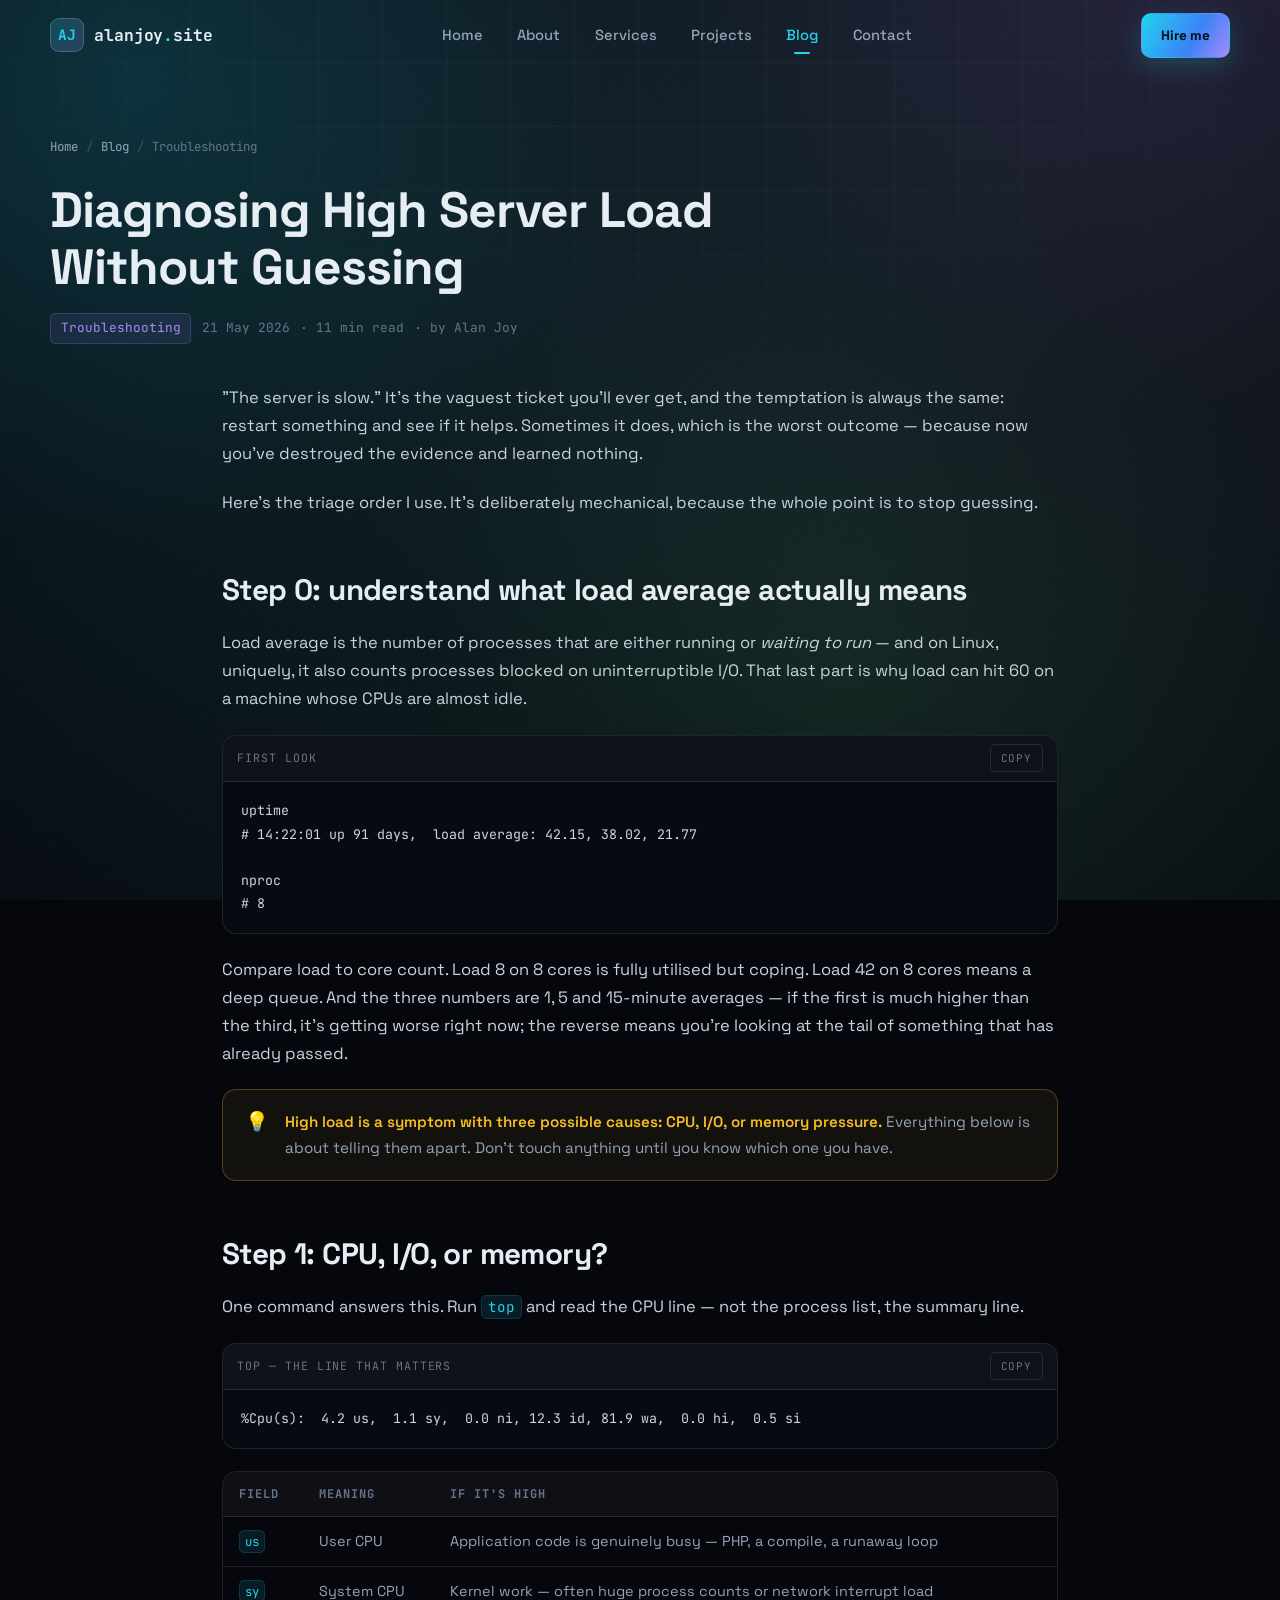
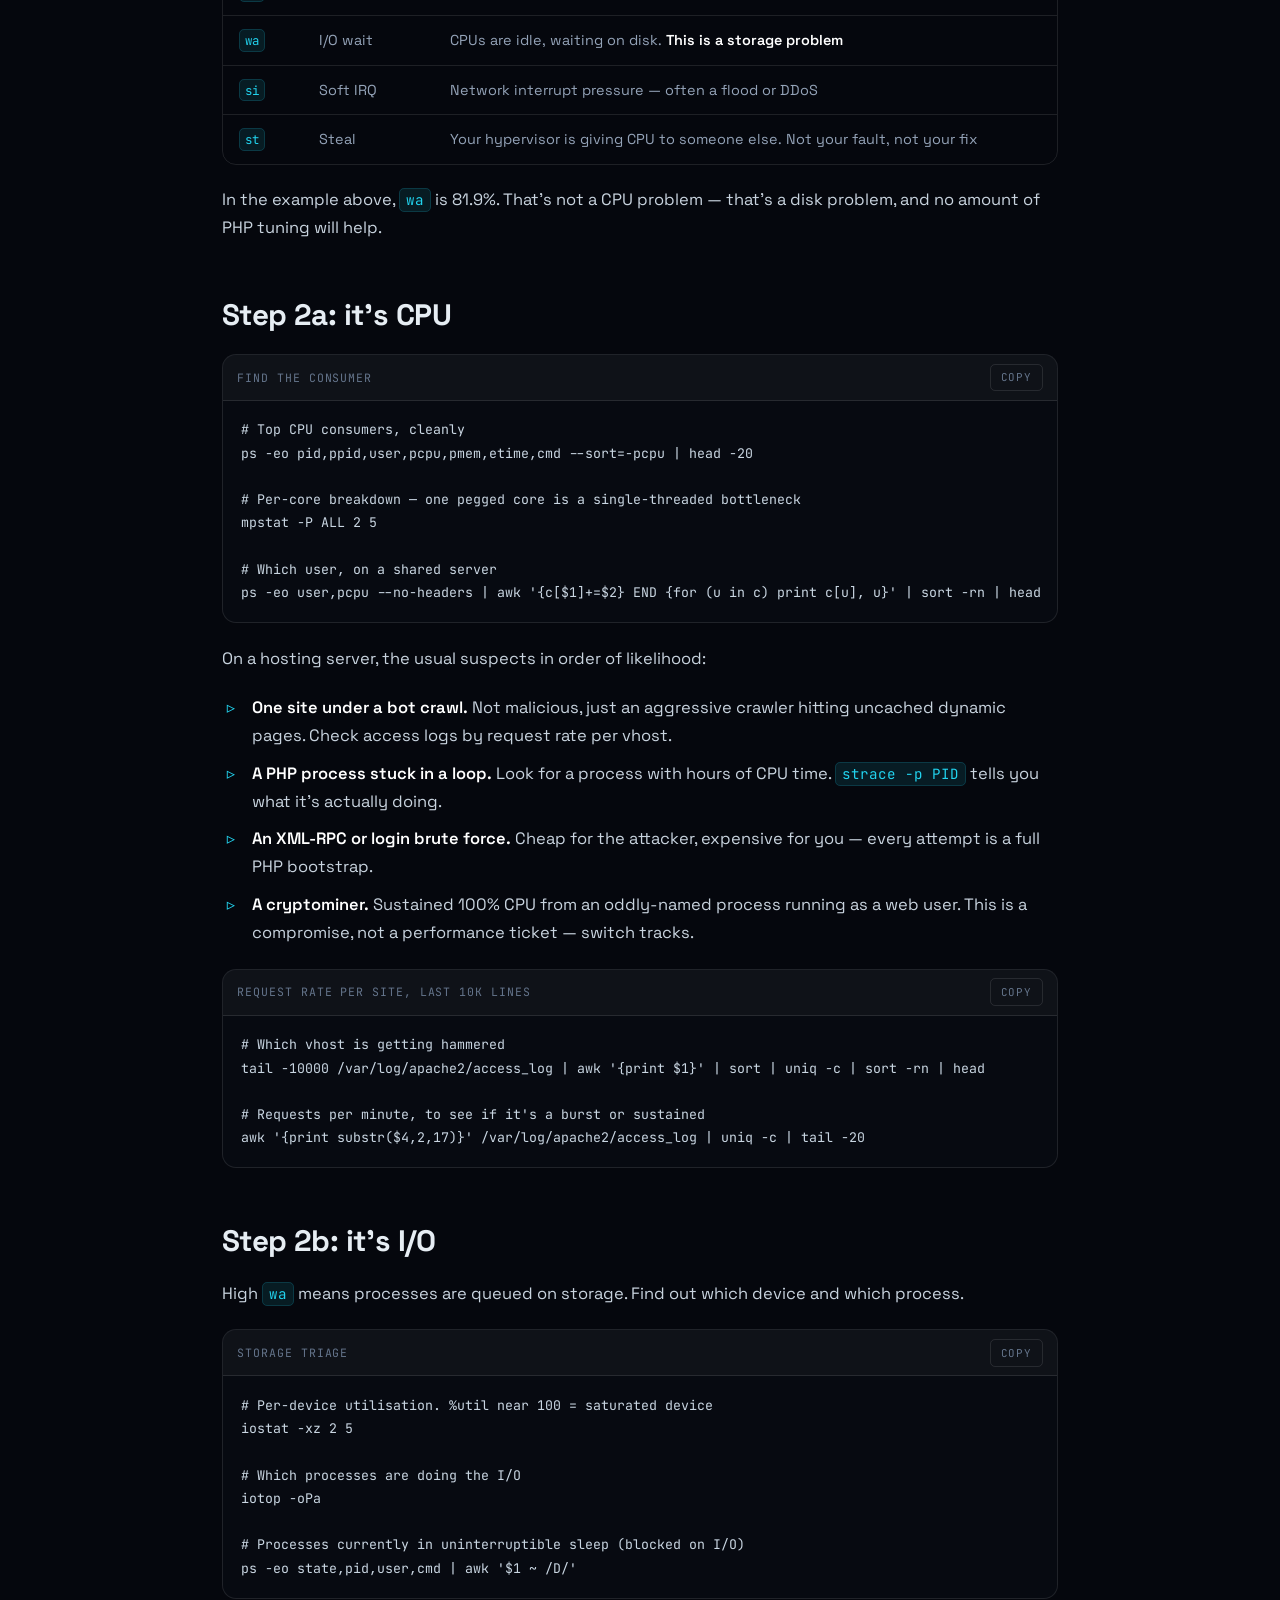
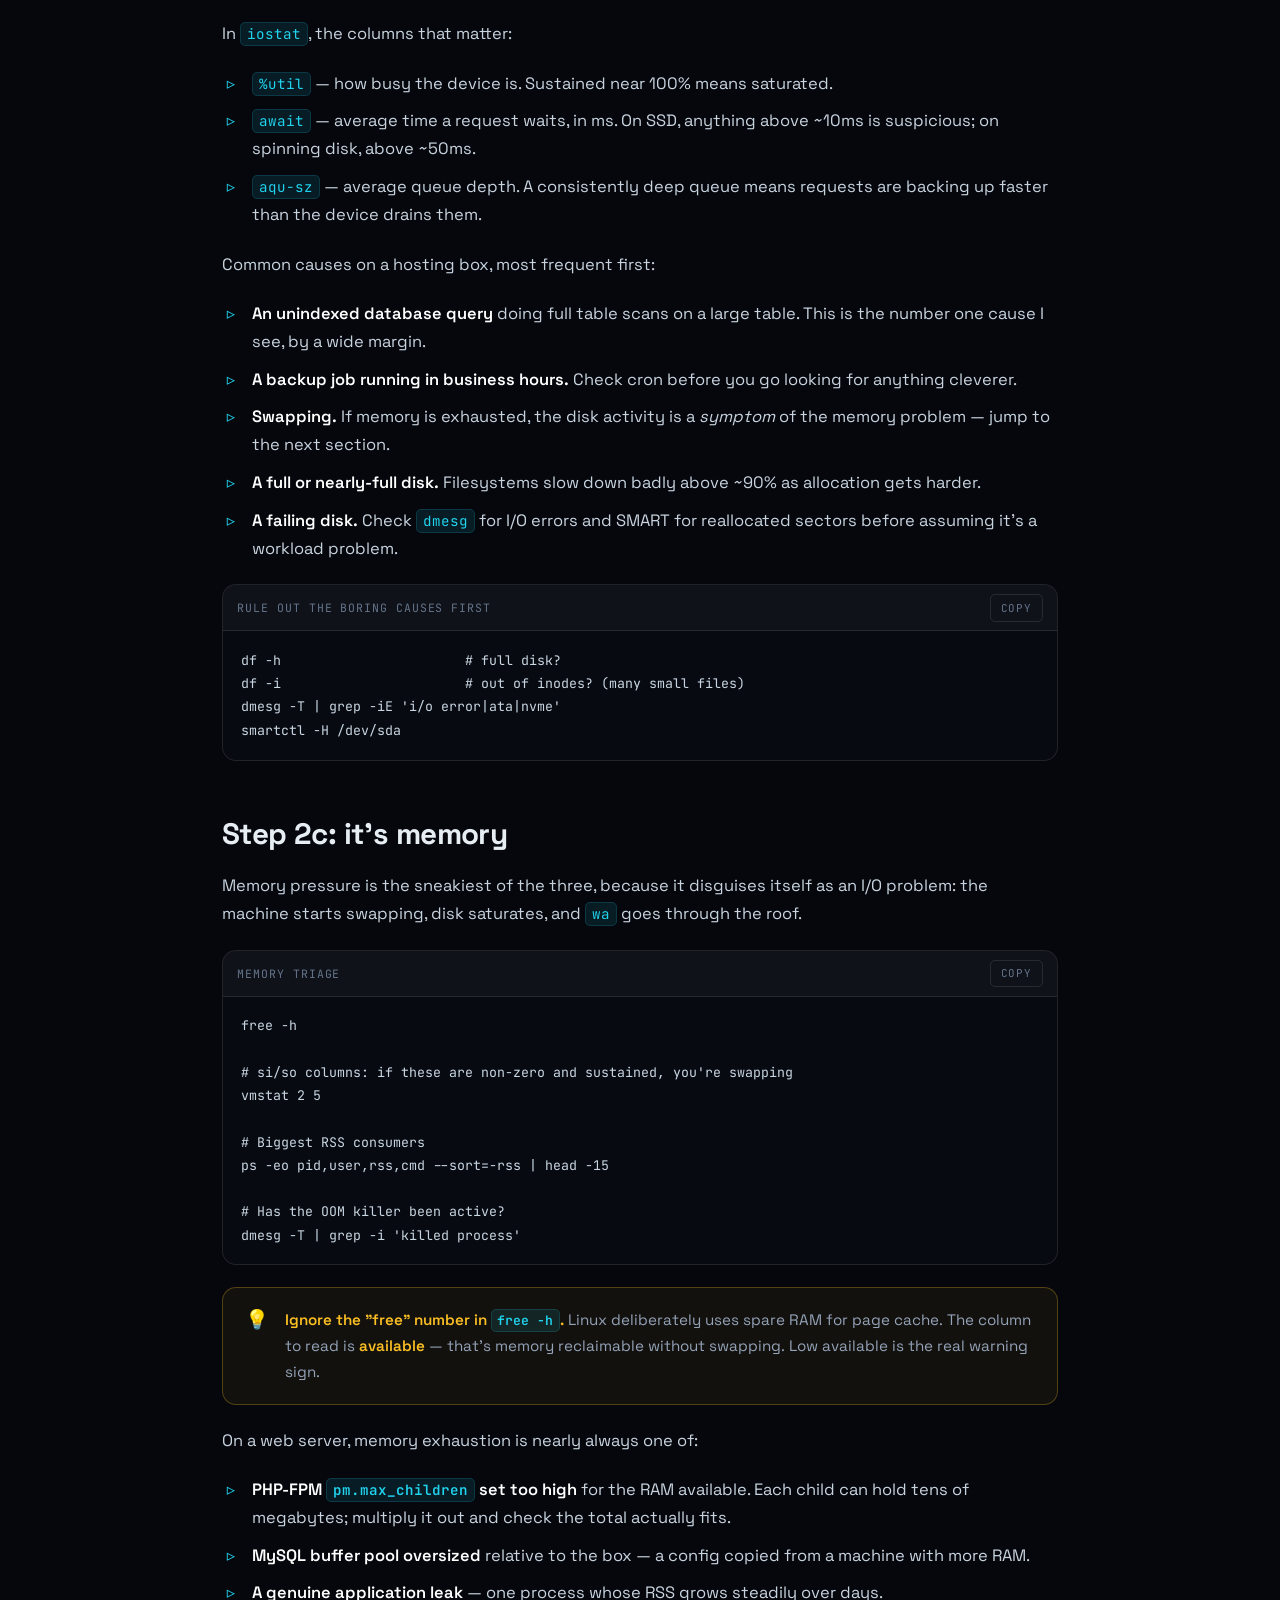
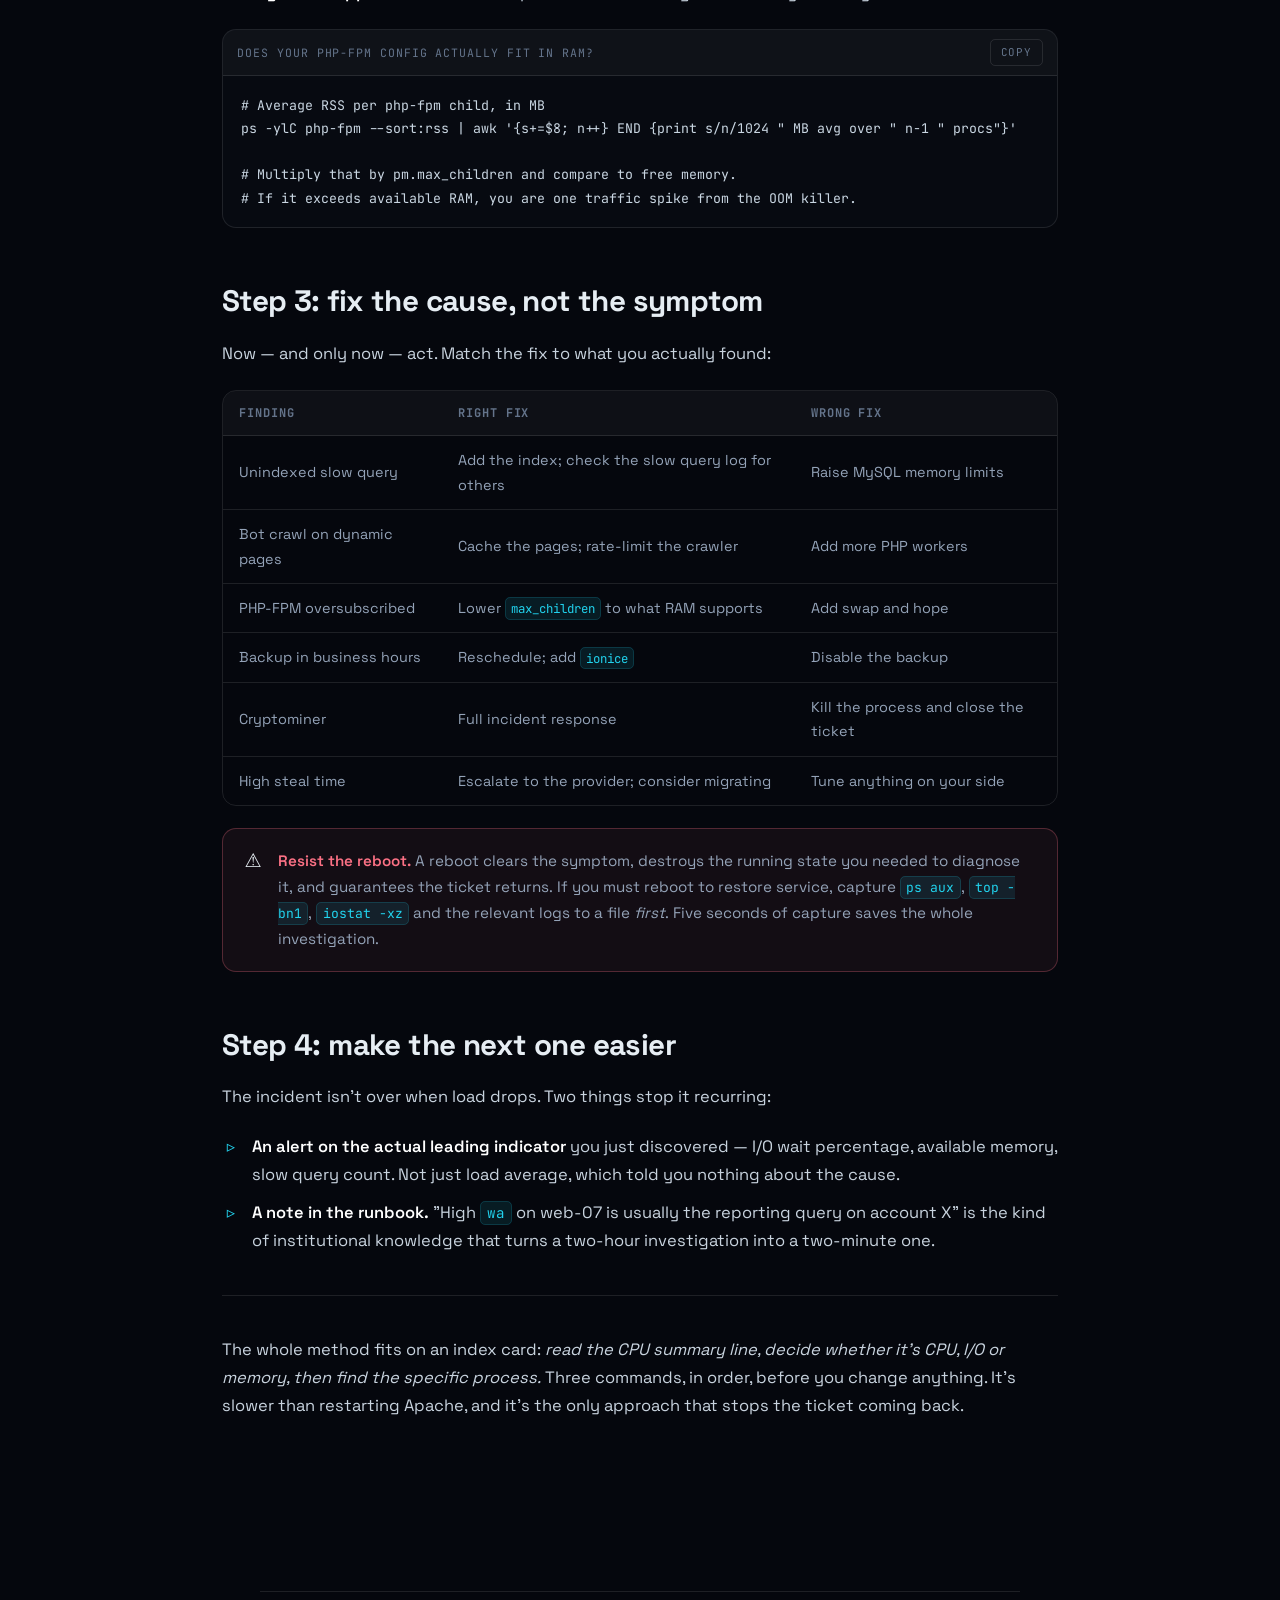
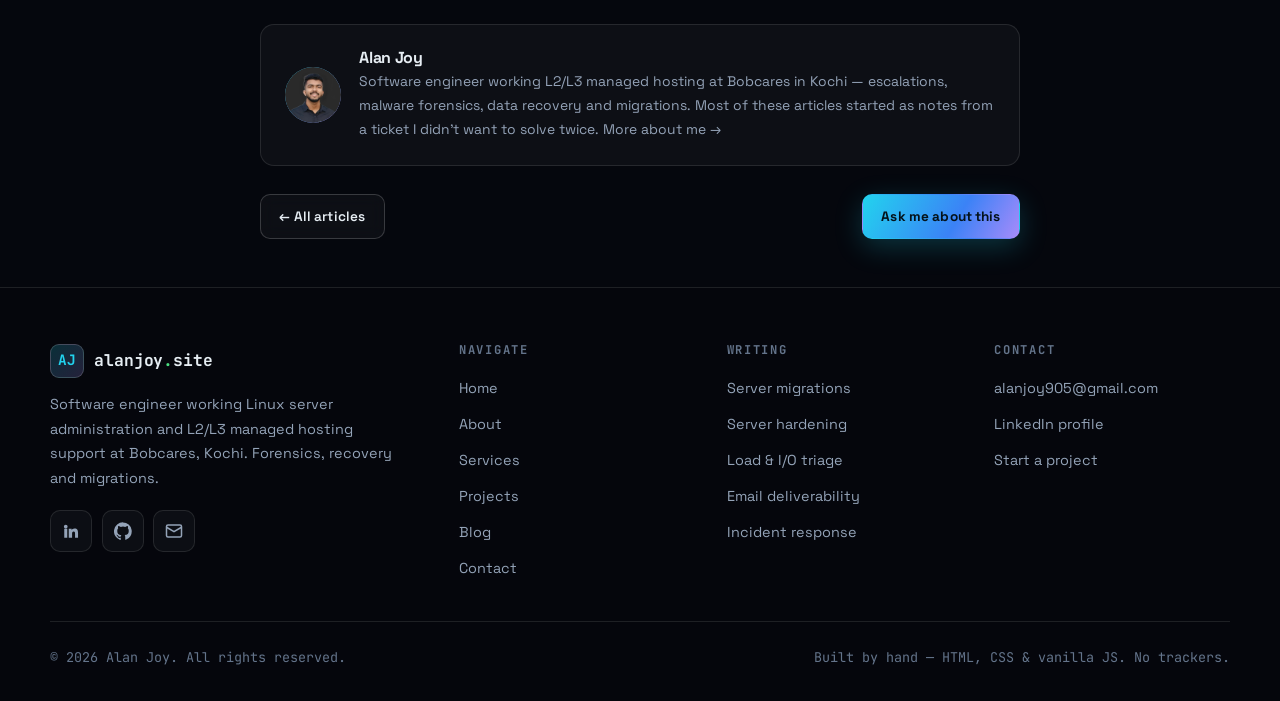
<file: posts/diagnosing-high-server-load.html>
<!DOCTYPE html>
<html lang="en">
<head>
<meta charset="utf-8">
<meta name="viewport" content="width=device-width, initial-scale=1">
<meta name="author" content="Alan Joy">
<meta name="theme-color" content="#05070d">
<link rel="preconnect" href="https://fonts.googleapis.com">
<link rel="preconnect" href="https://fonts.gstatic.com" crossorigin>
<link href="https://fonts.googleapis.com/css2?family=Space+Grotesk:wght@400;500;600;700&family=JetBrains+Mono:wght@400;500;700&display=swap" rel="stylesheet">
<link rel="stylesheet" href="../assets/css/main.css?v=3">
<link rel="icon" href="data:image/svg+xml,%3Csvg xmlns='http://www.w3.org/2000/svg' viewBox='0 0 64 64'%3E%3Crect width='64' height='64' rx='14' fill='%2305070d'/%3E%3Ctext x='32' y='43' font-family='monospace' font-size='30' font-weight='700' fill='%2322d3ee' text-anchor='middle'%3EAJ%3C/text%3E%3C/svg%3E">
<title>Diagnosing High Server Load Without Guessing — Alan Joy</title>
<meta name="description" content="A repeatable triage method for high load average on Linux: distinguish CPU, I/O and memory pressure, find the offending process, and fix the cause instead of rebooting.">
<link rel="canonical" href="https://alanjoy.site/posts/diagnosing-high-server-load.html">
<meta property="og:type" content="website">
<meta property="og:title" content="Diagnosing High Server Load Without Guessing — Alan Joy">
<meta property="og:description" content="A repeatable triage method for high load average on Linux: distinguish CPU, I/O and memory pressure, find the offending process, and fix the cause instead of rebooting.">
<meta property="og:url" content="https://alanjoy.site/posts/diagnosing-high-server-load.html">
<meta property="og:site_name" content="Alan Joy">
<meta name="twitter:card" content="summary_large_image">
<meta name="twitter:title" content="Diagnosing High Server Load Without Guessing — Alan Joy">
<meta name="twitter:description" content="A repeatable triage method for high load average on Linux: distinguish CPU, I/O and memory pressure, find the offending process, and fix the cause instead of rebooting.">
<noscript><style>.reveal{opacity:1!important;transform:none!important}</style></noscript>
</head>
<body data-page="blog" id="top">
<div class="progress-bar" id="progress"></div>

<div class="bg-layer" aria-hidden="true">
  <div class="bg-aurora"></div>
  <div class="bg-grid"></div>
  <div class="bg-noise"></div>
</div>

<a class="skip-link" href="#main">Skip to content</a>

<header class="nav" id="nav">
  <div class="nav__inner">
    <a href="../index.html" class="brand" aria-label="Alan Joy — home">
      <span class="brand__mark" aria-hidden="true">AJ</span>
      <span>alanjoy<span class="brand__dot">.</span>site</span>
    </a>

    <nav class="nav__links" aria-label="Primary">
      <a href="../index.html" data-nav="home">Home</a>
      <a href="../about.html" data-nav="about">About</a>
      <a href="../services.html" data-nav="services">Services</a>
      <a href="../projects.html" data-nav="projects">Projects</a>
      <a href="../blog.html" data-nav="blog">Blog</a>
      <a href="../contact.html" data-nav="contact">Contact</a>
    </nav>

    <div class="nav__actions">
      <a href="../contact.html" class="btn btn--primary btn--sm">Hire me</a>
      <button class="burger" id="burger" aria-label="Open menu" aria-expanded="false" aria-controls="drawer">
        <span></span><span></span><span></span>
      </button>
    </div>
  </div>
</header>

<div class="drawer" id="drawer">
  <a href="../index.html" data-nav="home">Home</a>
  <a href="../about.html" data-nav="about">About</a>
  <a href="../services.html" data-nav="services">Services</a>
  <a href="../projects.html" data-nav="projects">Projects</a>
  <a href="../blog.html" data-nav="blog">Blog</a>
  <a href="../contact.html" data-nav="contact">Contact</a>
  <a href="../contact.html" class="btn btn--primary">Hire me</a>
</div>

<main id="main">
<section class="post-hero">
  <div class="wrap">
    <nav class="breadcrumb" aria-label="Breadcrumb">
      <a href="../index.html">Home</a><span class="sep">/</span><a href="../blog.html">Blog</a><span class="sep">/</span><span>Troubleshooting</span>
    </nav>
    <h1 class="post-title">Diagnosing High Server Load Without Guessing</h1>
    <div class="post-meta">
      <span class="tag">Troubleshooting</span>
      <time datetime="2026-05-21">21 May 2026</time>
      <span>· 11 min read</span>
      <span>· by Alan Joy</span>
    </div>
  </div>
</section>

<article class="section" style="padding-top: 0;">
  <div class="wrap">
    <div class="article">
<p>
  "The server is slow." It's the vaguest ticket you'll ever get, and the temptation is
  always the same: restart something and see if it helps. Sometimes it does, which is the
  worst outcome — because now you've destroyed the evidence and learned nothing.
</p>
<p>
  Here's the triage order I use. It's deliberately mechanical, because the whole point is
  to stop guessing.
</p>

<h2 id="load-average">Step 0: understand what load average actually means</h2>
<p>
  Load average is the number of processes that are either running or <em>waiting to run</em> —
  and on Linux, uniquely, it also counts processes blocked on uninterruptible I/O. That
  last part is why load can hit 60 on a machine whose CPUs are almost idle.
</p>

<div class="codeblock">
  <div class="codeblock__bar"><span>first look</span><button class="copy-btn" type="button">Copy</button></div>
<pre><code>uptime
# 14:22:01 up 91 days,  load average: 42.15, 38.02, 21.77

nproc
# 8</code></pre>
</div>

<p>
  Compare load to core count. Load 8 on 8 cores is fully utilised but coping. Load 42 on 8
  cores means a deep queue. And the three numbers are 1, 5 and 15-minute averages — if the
  first is much higher than the third, it's getting worse right now; the reverse means
  you're looking at the tail of something that has already passed.
</p>

<div class="callout">
  <span class="callout__ico" aria-hidden="true">💡</span>
  <p><strong>High load is a symptom with three possible causes: CPU, I/O, or memory pressure.</strong> Everything below is about telling them apart. Don't touch anything until you know which one you have.</p>
</div>

<h2 id="which">Step 1: CPU, I/O, or memory?</h2>
<p>
  One command answers this. Run <code>top</code> and read the CPU line — not the process list,
  the summary line.
</p>

<div class="codeblock">
  <div class="codeblock__bar"><span>top — the line that matters</span><button class="copy-btn" type="button">Copy</button></div>
<pre><code>%Cpu(s):  4.2 us,  1.1 sy,  0.0 ni, 12.3 id, 81.9 wa,  0.0 hi,  0.5 si</code></pre>
</div>

<div class="table-wrap"><table>
  <thead>
    <tr><th>Field</th><th>Meaning</th><th>If it's high</th></tr>
  </thead>
  <tbody>
    <tr><td><code>us</code></td><td>User CPU</td><td>Application code is genuinely busy — PHP, a compile, a runaway loop</td></tr>
    <tr><td><code>sy</code></td><td>System CPU</td><td>Kernel work — often huge process counts or network interrupt load</td></tr>
    <tr><td><code>wa</code></td><td>I/O wait</td><td>CPUs are idle, waiting on disk. <strong>This is a storage problem</strong></td></tr>
    <tr><td><code>si</code></td><td>Soft IRQ</td><td>Network interrupt pressure — often a flood or DDoS</td></tr>
    <tr><td><code>st</code></td><td>Steal</td><td>Your hypervisor is giving CPU to someone else. Not your fault, not your fix</td></tr>
  </tbody>
</table></div>

<p>In the example above, <code>wa</code> is 81.9%. That's not a CPU problem — that's a disk problem, and no amount of PHP tuning will help.</p>

<h2 id="cpu">Step 2a: it's CPU</h2>

<div class="codeblock">
  <div class="codeblock__bar"><span>find the consumer</span><button class="copy-btn" type="button">Copy</button></div>
<pre><code># Top CPU consumers, cleanly
ps -eo pid,ppid,user,pcpu,pmem,etime,cmd --sort=-pcpu | head -20

# Per-core breakdown — one pegged core is a single-threaded bottleneck
mpstat -P ALL 2 5

# Which user, on a shared server
ps -eo user,pcpu --no-headers | awk '{c[$1]+=$2} END {for (u in c) print c[u], u}' | sort -rn | head</code></pre>
</div>

<p>On a hosting server, the usual suspects in order of likelihood:</p>
<ul>
  <li><strong>One site under a bot crawl.</strong> Not malicious, just an aggressive crawler hitting uncached dynamic pages. Check access logs by request rate per vhost.</li>
  <li><strong>A PHP process stuck in a loop.</strong> Look for a process with hours of CPU time. <code>strace -p PID</code> tells you what it's actually doing.</li>
  <li><strong>An XML-RPC or login brute force.</strong> Cheap for the attacker, expensive for you — every attempt is a full PHP bootstrap.</li>
  <li><strong>A cryptominer.</strong> Sustained 100% CPU from an oddly-named process running as a web user. This is a compromise, not a performance ticket — switch tracks.</li>
</ul>

<div class="codeblock">
  <div class="codeblock__bar"><span>request rate per site, last 10k lines</span><button class="copy-btn" type="button">Copy</button></div>
<pre><code># Which vhost is getting hammered
tail -10000 /var/log/apache2/access_log | awk '{print $1}' | sort | uniq -c | sort -rn | head

# Requests per minute, to see if it's a burst or sustained
awk '{print substr($4,2,17)}' /var/log/apache2/access_log | uniq -c | tail -20</code></pre>
</div>

<h2 id="io">Step 2b: it's I/O</h2>
<p>High <code>wa</code> means processes are queued on storage. Find out which device and which process.</p>

<div class="codeblock">
  <div class="codeblock__bar"><span>storage triage</span><button class="copy-btn" type="button">Copy</button></div>
<pre><code># Per-device utilisation. %util near 100 = saturated device
iostat -xz 2 5

# Which processes are doing the I/O
iotop -oPa

# Processes currently in uninterruptible sleep (blocked on I/O)
ps -eo state,pid,user,cmd | awk '$1 ~ /D/'</code></pre>
</div>

<p>In <code>iostat</code>, the columns that matter:</p>
<ul>
  <li><code>%util</code> — how busy the device is. Sustained near 100% means saturated.</li>
  <li><code>await</code> — average time a request waits, in ms. On SSD, anything above ~10ms is suspicious; on spinning disk, above ~50ms.</li>
  <li><code>aqu-sz</code> — average queue depth. A consistently deep queue means requests are backing up faster than the device drains them.</li>
</ul>

<p>Common causes on a hosting box, most frequent first:</p>
<ul>
  <li><strong>An unindexed database query</strong> doing full table scans on a large table. This is the number one cause I see, by a wide margin.</li>
  <li><strong>A backup job running in business hours.</strong> Check cron before you go looking for anything cleverer.</li>
  <li><strong>Swapping.</strong> If memory is exhausted, the disk activity is a <em>symptom</em> of the memory problem — jump to the next section.</li>
  <li><strong>A full or nearly-full disk.</strong> Filesystems slow down badly above ~90% as allocation gets harder.</li>
  <li><strong>A failing disk.</strong> Check <code>dmesg</code> for I/O errors and SMART for reallocated sectors before assuming it's a workload problem.</li>
</ul>

<div class="codeblock">
  <div class="codeblock__bar"><span>rule out the boring causes first</span><button class="copy-btn" type="button">Copy</button></div>
<pre><code>df -h                       # full disk?
df -i                       # out of inodes? (many small files)
dmesg -T | grep -iE 'i/o error|ata|nvme'
smartctl -H /dev/sda</code></pre>
</div>

<h2 id="memory">Step 2c: it's memory</h2>
<p>
  Memory pressure is the sneakiest of the three, because it disguises itself as an I/O
  problem: the machine starts swapping, disk saturates, and <code>wa</code> goes through the roof.
</p>

<div class="codeblock">
  <div class="codeblock__bar"><span>memory triage</span><button class="copy-btn" type="button">Copy</button></div>
<pre><code>free -h

# si/so columns: if these are non-zero and sustained, you're swapping
vmstat 2 5

# Biggest RSS consumers
ps -eo pid,user,rss,cmd --sort=-rss | head -15

# Has the OOM killer been active?
dmesg -T | grep -i 'killed process'</code></pre>
</div>

<div class="callout">
  <span class="callout__ico" aria-hidden="true">💡</span>
  <p><strong>Ignore the "free" number in <code>free -h</code>.</strong> Linux deliberately uses spare RAM for page cache. The column to read is <strong>available</strong> — that's memory reclaimable without swapping. Low available is the real warning sign.</p>
</div>

<p>On a web server, memory exhaustion is nearly always one of:</p>
<ul>
  <li><strong>PHP-FPM <code>pm.max_children</code> set too high</strong> for the RAM available. Each child can hold tens of megabytes; multiply it out and check the total actually fits.</li>
  <li><strong>MySQL buffer pool oversized</strong> relative to the box — a config copied from a machine with more RAM.</li>
  <li><strong>A genuine application leak</strong> — one process whose RSS grows steadily over days.</li>
</ul>

<div class="codeblock">
  <div class="codeblock__bar"><span>does your PHP-FPM config actually fit in RAM?</span><button class="copy-btn" type="button">Copy</button></div>
<pre><code># Average RSS per php-fpm child, in MB
ps -ylC php-fpm --sort:rss | awk '{s+=$8; n++} END {print s/n/1024 " MB avg over " n-1 " procs"}'

# Multiply that by pm.max_children and compare to free memory.
# If it exceeds available RAM, you are one traffic spike from the OOM killer.</code></pre>
</div>

<h2 id="fix">Step 3: fix the cause, not the symptom</h2>
<p>Now — and only now — act. Match the fix to what you actually found:</p>

<div class="table-wrap"><table>
  <thead>
    <tr><th>Finding</th><th>Right fix</th><th>Wrong fix</th></tr>
  </thead>
  <tbody>
    <tr><td>Unindexed slow query</td><td>Add the index; check the slow query log for others</td><td>Raise MySQL memory limits</td></tr>
    <tr><td>Bot crawl on dynamic pages</td><td>Cache the pages; rate-limit the crawler</td><td>Add more PHP workers</td></tr>
    <tr><td>PHP-FPM oversubscribed</td><td>Lower <code>max_children</code> to what RAM supports</td><td>Add swap and hope</td></tr>
    <tr><td>Backup in business hours</td><td>Reschedule; add <code>ionice</code></td><td>Disable the backup</td></tr>
    <tr><td>Cryptominer</td><td>Full incident response</td><td>Kill the process and close the ticket</td></tr>
    <tr><td>High steal time</td><td>Escalate to the provider; consider migrating</td><td>Tune anything on your side</td></tr>
  </tbody>
</table></div>

<div class="callout callout--danger">
  <span class="callout__ico" aria-hidden="true">⚠️</span>
  <p><strong>Resist the reboot.</strong> A reboot clears the symptom, destroys the running state you needed to diagnose it, and guarantees the ticket returns. If you must reboot to restore service, capture <code>ps aux</code>, <code>top -bn1</code>, <code>iostat -xz</code> and the relevant logs to a file <em>first</em>. Five seconds of capture saves the whole investigation.</p>
</div>

<h2 id="afterwards">Step 4: make the next one easier</h2>
<p>The incident isn't over when load drops. Two things stop it recurring:</p>
<ul>
  <li><strong>An alert on the actual leading indicator</strong> you just discovered — I/O wait percentage, available memory, slow query count. Not just load average, which told you nothing about the cause.</li>
  <li><strong>A note in the runbook.</strong> "High <code>wa</code> on web-07 is usually the reporting query on account X" is the kind of institutional knowledge that turns a two-hour investigation into a two-minute one.</li>
</ul>

<hr>

<p>
  The whole method fits on an index card: <em>read the CPU summary line, decide whether it's
  CPU, I/O or memory, then find the specific process.</em> Three commands, in order, before
  you change anything. It's slower than restarting Apache, and it's the only approach that
  stops the ticket coming back.
</p>

    </div>
  </div>
</article>

<div class="wrap">
  <div class="post-footer">
    <div class="author-box reveal">
      <span class="av" aria-hidden="true">AJ<img class="avatar__img" src="../assets/img/alan-joy.jpg" alt="" width="56" height="56" decoding="async" loading="lazy"></span>
      <div>
        <h4>Alan Joy</h4>
        <p>
          Software engineer working L2/L3 managed hosting at Bobcares in Kochi —
          escalations, malware forensics, data recovery and migrations. Most of these
          articles started as notes from a ticket I didn't want to solve twice.
          <a href="../about.html">More about me →</a>
        </p>
      </div>
    </div>

    <div class="post-nav">
      <a href="../blog.html" class="btn btn--ghost btn--sm">← All articles</a>
      <a href="../contact.html" class="btn btn--primary btn--sm">Ask me about this</a>
    </div>
  </div>
</div>

<script type="application/ld+json">
{
  "@context": "https://schema.org",
  "@type": "BlogPosting",
  "headline": "Diagnosing High Server Load Without Guessing",
  "description": "A repeatable triage method for high load average on Linux: distinguish CPU, I/O and memory pressure, find the offending process, and fix the cause instead of rebooting.",
  "datePublished": "2026-05-21",
  "author": { "@type": "Person", "name": "Alan Joy", "url": "https://alanjoy.site/about.html" },
  "publisher": { "@type": "Person", "name": "Alan Joy" },
  "mainEntityOfPage": "https://alanjoy.site/posts/diagnosing-high-server-load.html",
  "keywords": "Troubleshooting, linux, server administration, web hosting"
}
</script>

</main>

<footer class="footer">
  <div class="wrap">
    <div class="footer__grid">
      <div class="footer__about">
        <a href="../index.html" class="brand">
          <span class="brand__mark" aria-hidden="true">AJ</span>
          <span>alanjoy<span class="brand__dot">.</span>site</span>
        </a>
        <p>Software engineer working Linux server administration and L2/L3 managed hosting support at Bobcares, Kochi. Forensics, recovery and migrations.</p>
        <div class="social-row">
          <a href="https://www.linkedin.com/in/alan-joy-6967731a7/" target="_blank" rel="noopener" aria-label="LinkedIn">
            <svg viewBox="0 0 24 24" fill="currentColor" aria-hidden="true"><path d="M4.98 3.5a2.5 2.5 0 1 1 0 5 2.5 2.5 0 0 1 0-5zM3 9h4v12H3zM9 9h3.8v1.7h.05c.53-1 1.83-2.05 3.77-2.05 4.03 0 4.78 2.65 4.78 6.1V21h-4v-5.5c0-1.31-.03-3-1.83-3-1.83 0-2.11 1.43-2.11 2.9V21H9z"/></svg>
          </a>
          <a href="https://github.com/careersalanjantony-bit" target="_blank" rel="noopener" aria-label="GitHub">
            <svg viewBox="0 0 24 24" fill="currentColor" aria-hidden="true"><path d="M12 .5a12 12 0 0 0-3.79 23.4c.6.11.82-.26.82-.58v-2.2c-3.34.72-4.04-1.6-4.04-1.6-.55-1.4-1.34-1.77-1.34-1.77-1.09-.75.08-.73.08-.73 1.2.08 1.84 1.24 1.84 1.24 1.07 1.83 2.8 1.3 3.49 1 .1-.78.42-1.3.76-1.6-2.67-.3-5.47-1.34-5.47-5.96 0-1.32.47-2.4 1.24-3.24-.13-.3-.54-1.53.11-3.18 0 0 1.01-.32 3.3 1.24a11.5 11.5 0 0 1 6.01 0c2.29-1.56 3.3-1.24 3.3-1.24.65 1.65.24 2.88.12 3.18.77.84 1.23 1.92 1.23 3.24 0 4.63-2.8 5.65-5.48 5.95.43.37.81 1.1.81 2.22v3.3c0 .32.22.7.83.58A12 12 0 0 0 12 .5z"/></svg>
          </a>
          <a href="mailto:alanjoy905@gmail.com" aria-label="Email">
            <svg viewBox="0 0 24 24" fill="none" stroke="currentColor" stroke-width="2" aria-hidden="true"><rect x="2" y="4" width="20" height="16" rx="2"/><path d="m2 7 10 6 10-6"/></svg>
          </a>
        </div>
      </div>

      <div>
        <h4>Navigate</h4>
        <ul>
          <li><a href="../index.html">Home</a></li>
          <li><a href="../about.html">About</a></li>
          <li><a href="../services.html">Services</a></li>
          <li><a href="../projects.html">Projects</a></li>
          <li><a href="../blog.html">Blog</a></li>
          <li><a href="../contact.html">Contact</a></li>
        </ul>
      </div>

      <div>
        <h4>Writing</h4>
        <ul>
          <li><a href="../posts/zero-downtime-cpanel-migration.html">Server migrations</a></li>
          <li><a href="../posts/linux-server-hardening-checklist.html">Server hardening</a></li>
          <li><a href="../posts/load-average-lies-io-saturation.html">Load &amp; I/O triage</a></li>
          <li><a href="../posts/email-deliverability-spf-dkim-dmarc.html">Email deliverability</a></li>
          <li><a href="../posts/detecting-a-compromised-server.html">Incident response</a></li>
        </ul>
      </div>

      <div>
        <h4>Contact</h4>
        <ul>
          <li><a href="mailto:alanjoy905@gmail.com">alanjoy905@gmail.com</a></li>
          <li><a href="https://www.linkedin.com/in/alan-joy-6967731a7/" target="_blank" rel="noopener">LinkedIn profile</a></li>
          <li><a href="../contact.html">Start a project</a></li>
        </ul>
      </div>
    </div>

    <div class="footer__bottom">
      <p>&copy; <span data-year>2026</span> Alan Joy. All rights reserved.</p>
      <p>Built by hand — HTML, CSS &amp; vanilla JS. No trackers.</p>
    </div>
  </div>
</footer>

<button class="to-top" aria-label="Back to top">
  <svg width="18" height="18" viewBox="0 0 24 24" fill="none" stroke="currentColor" stroke-width="2" aria-hidden="true"><path d="M12 19V5M5 12l7-7 7 7"/></svg>
</button>

<script src="../assets/js/main.js?v=3"></script>

</body>
</html>
</file>
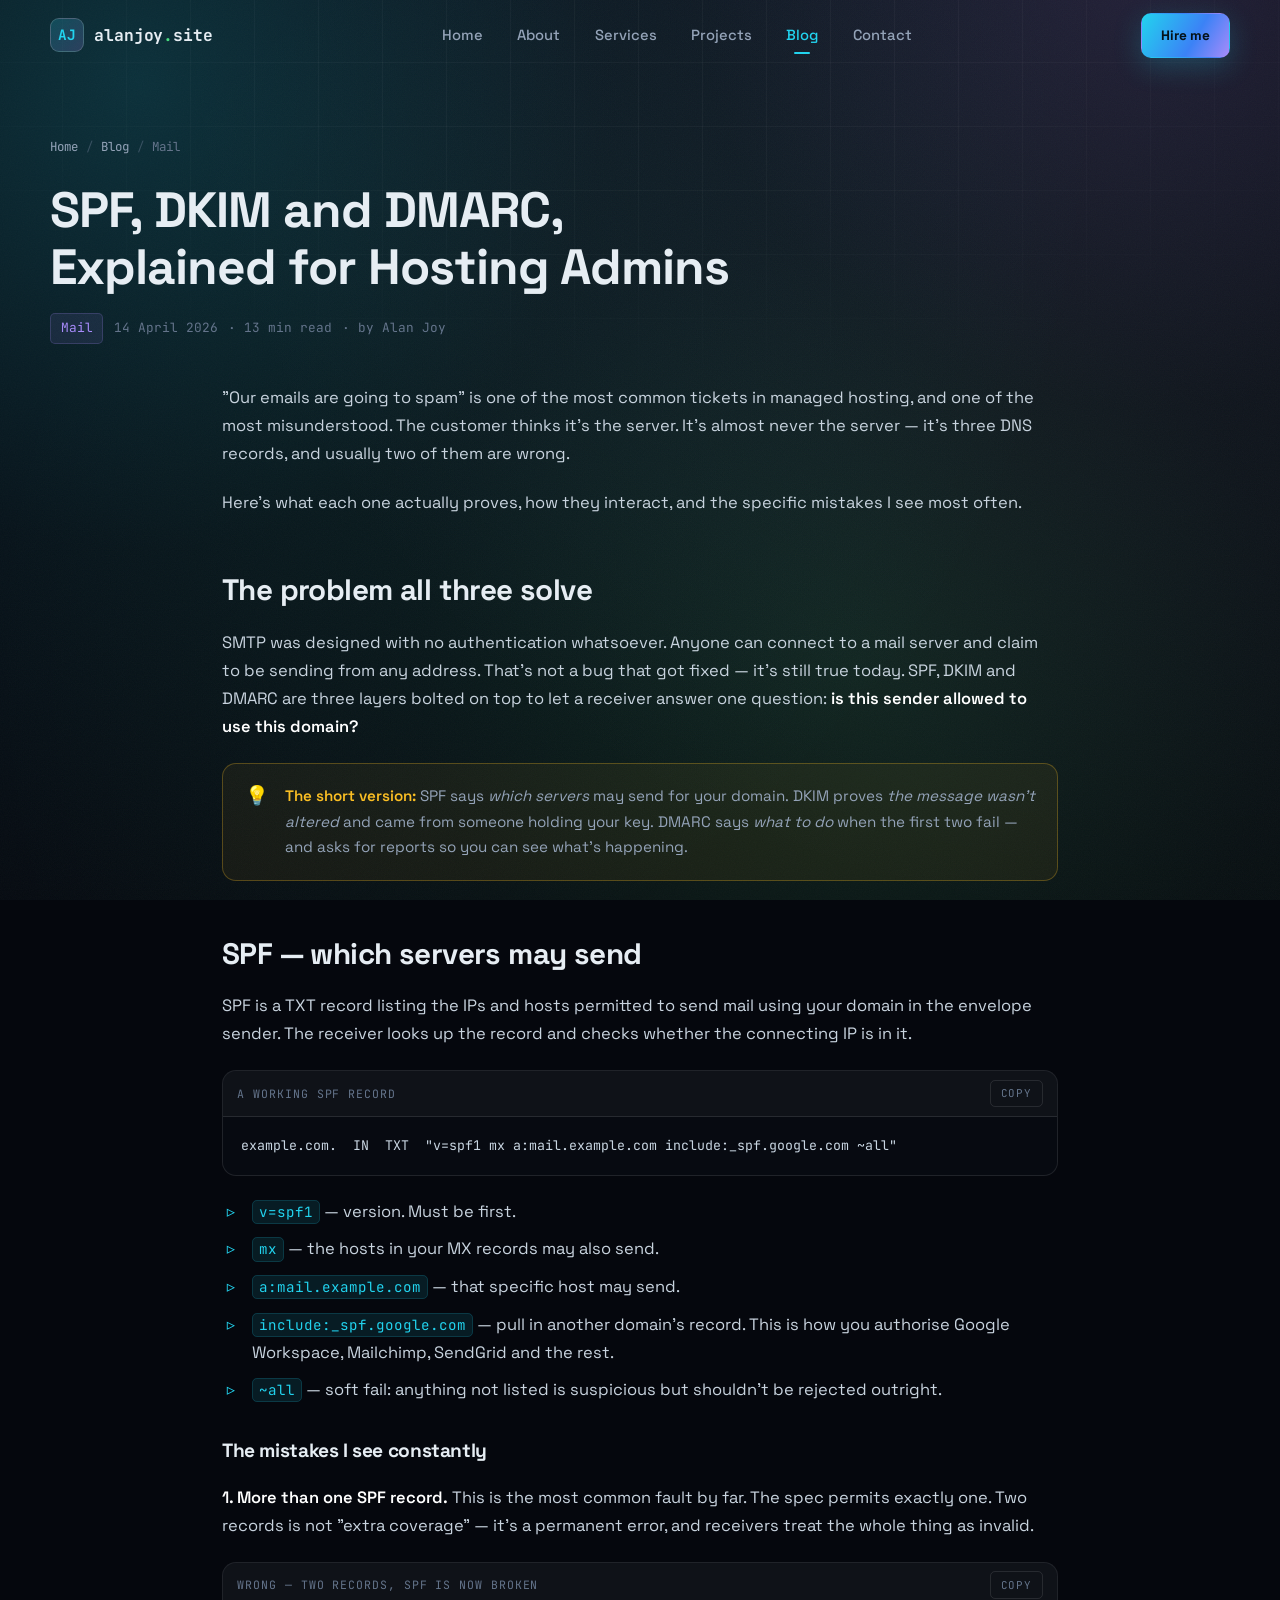
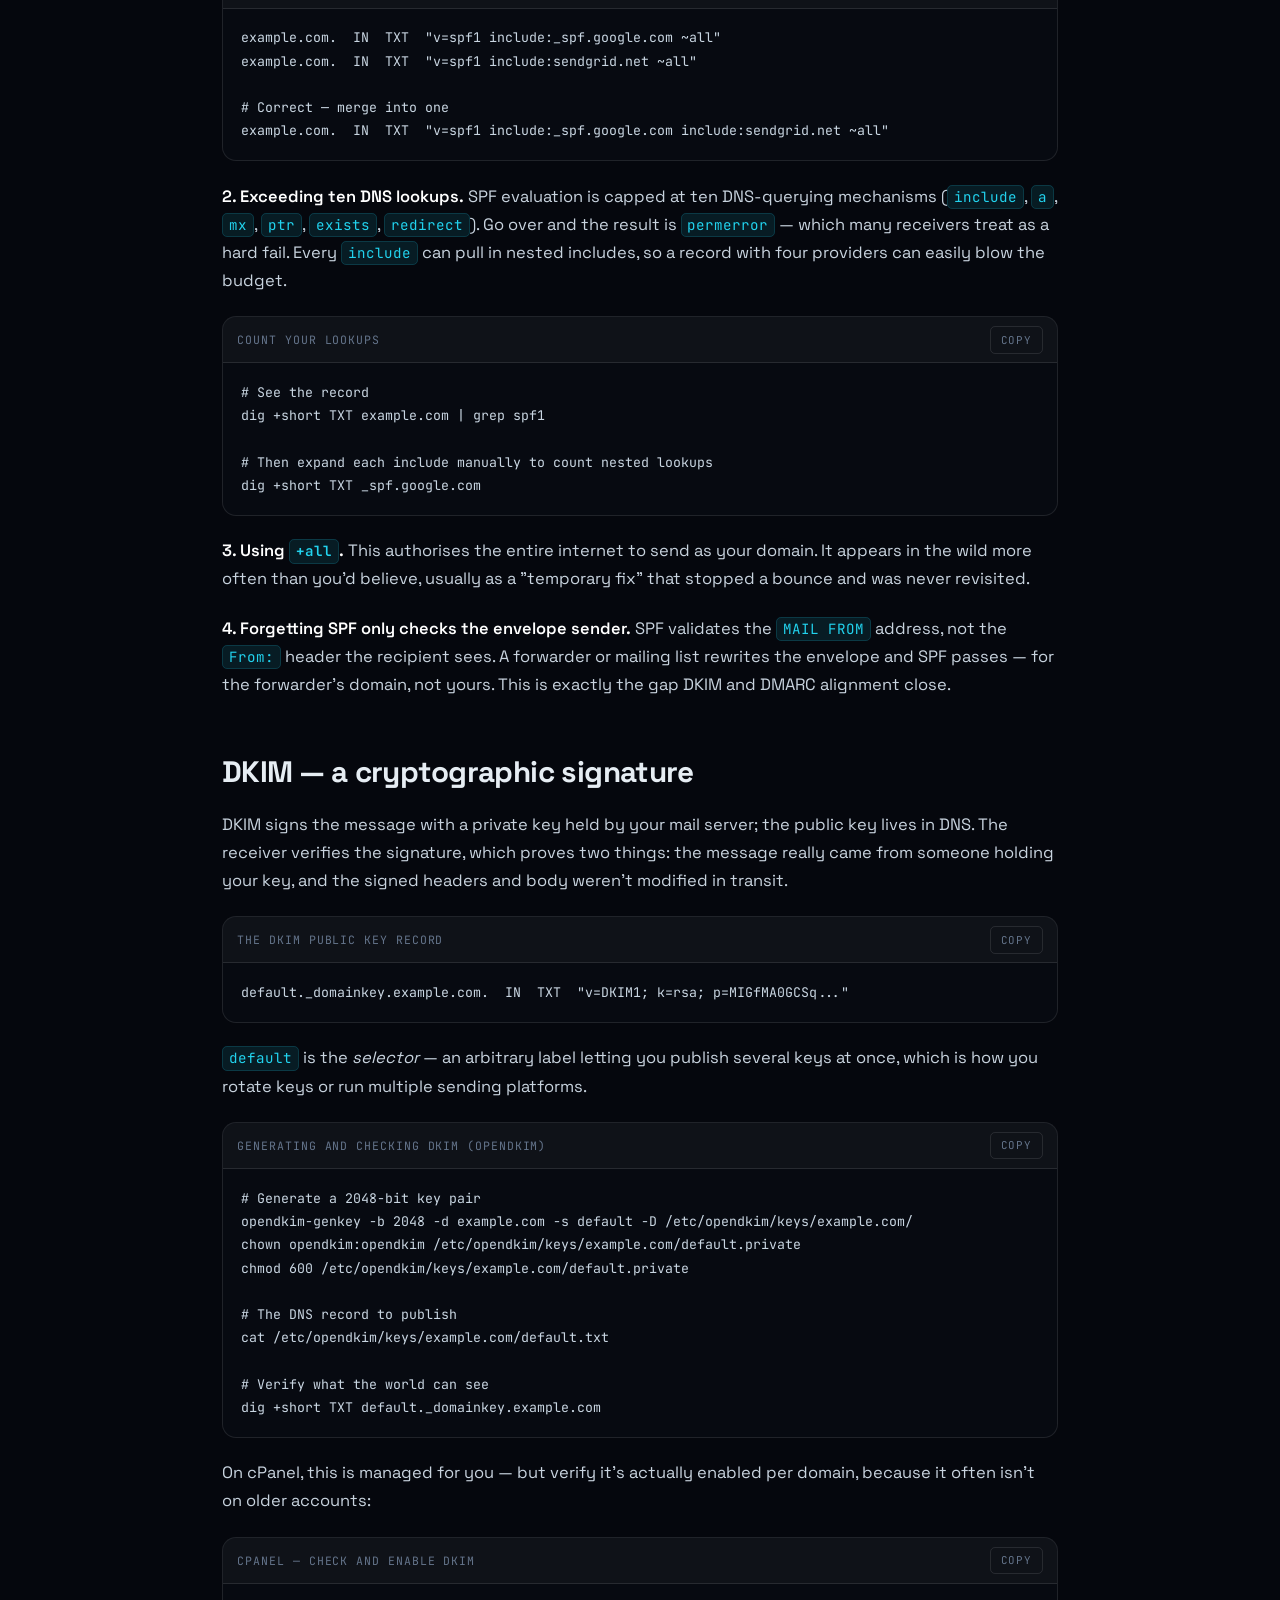
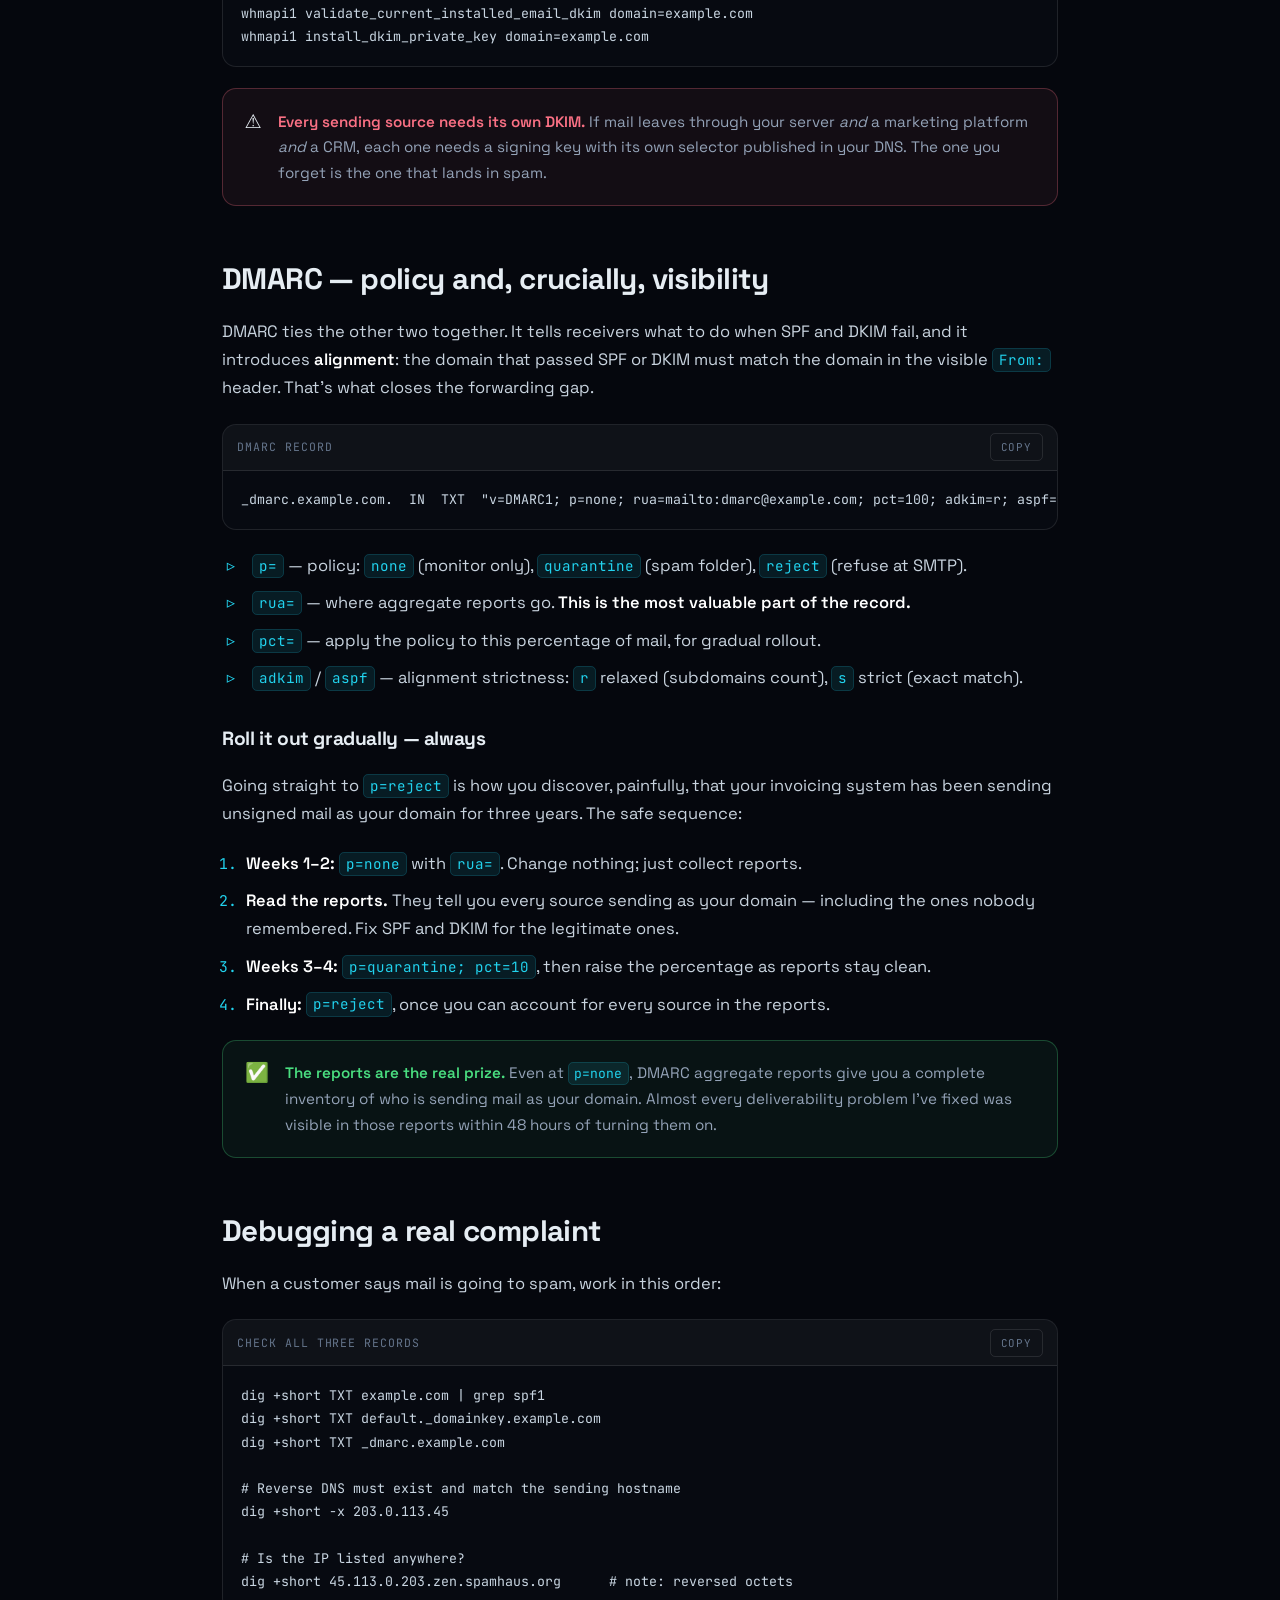
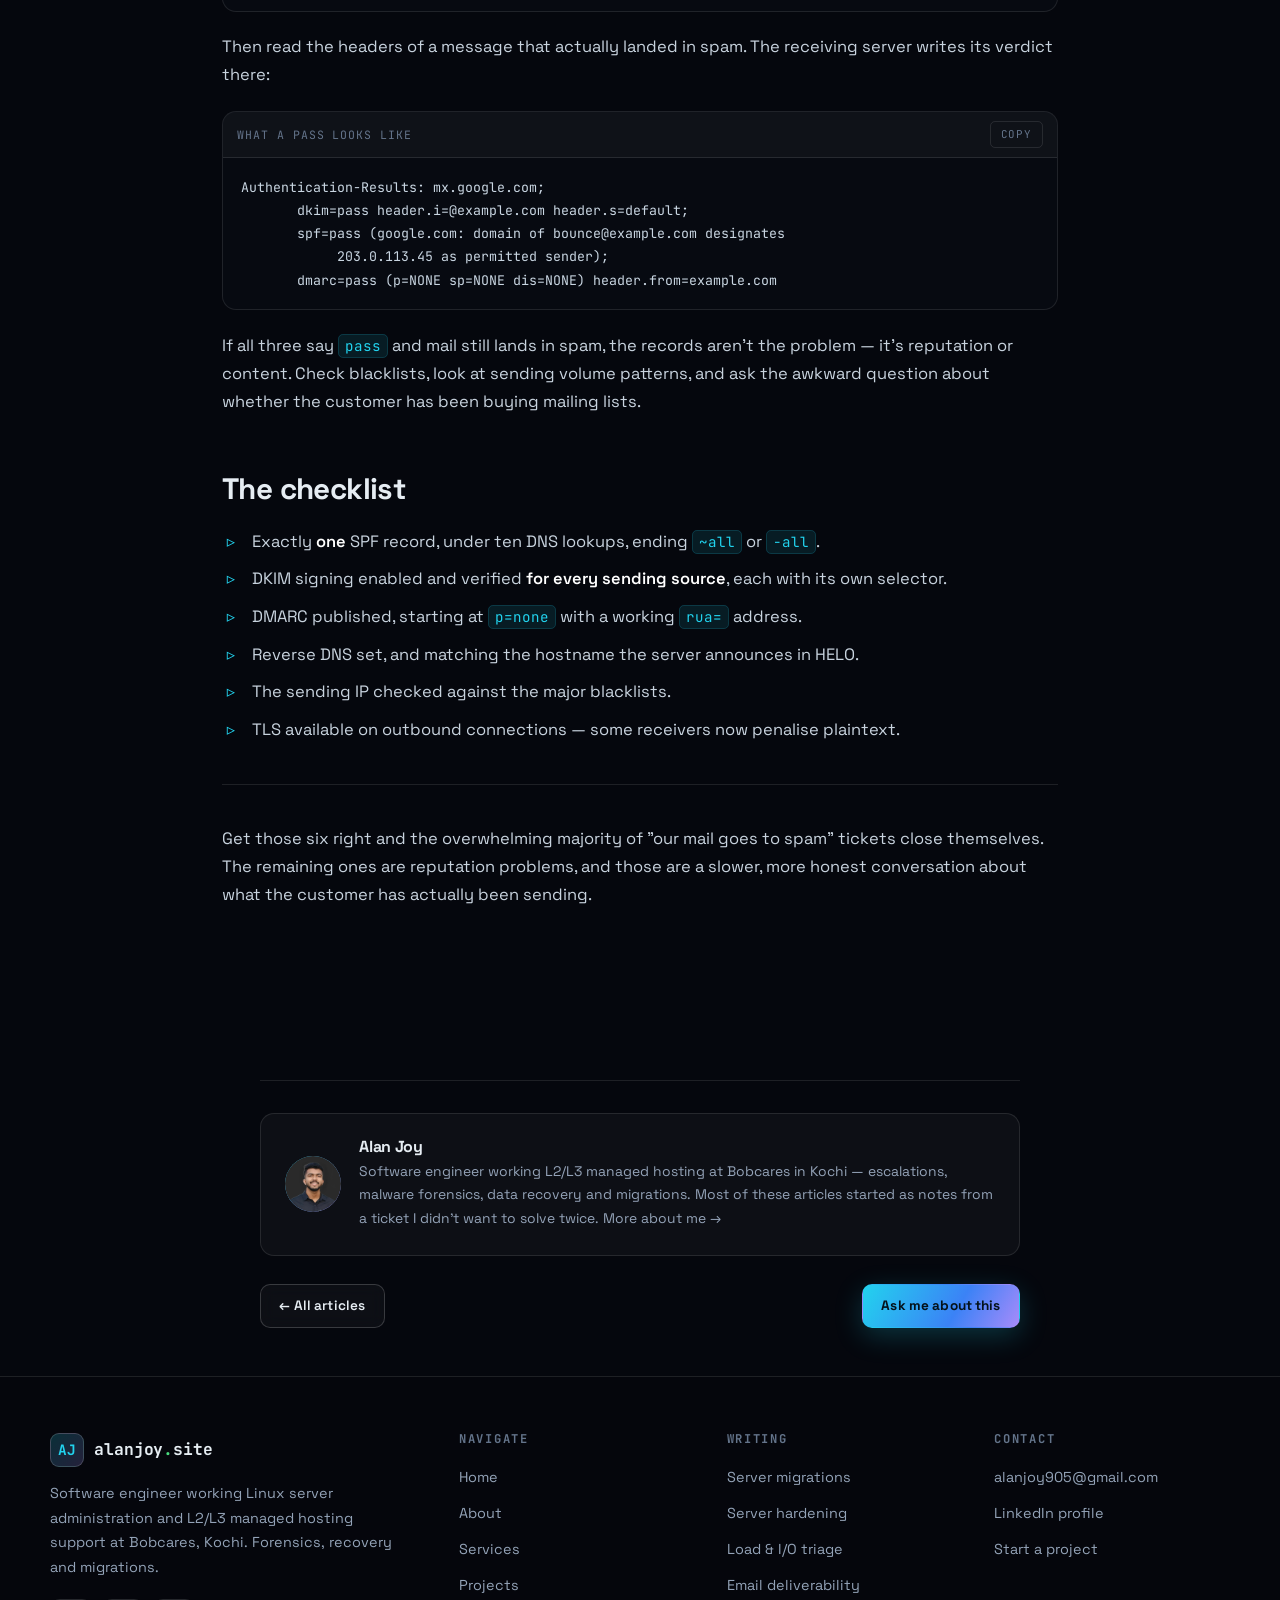
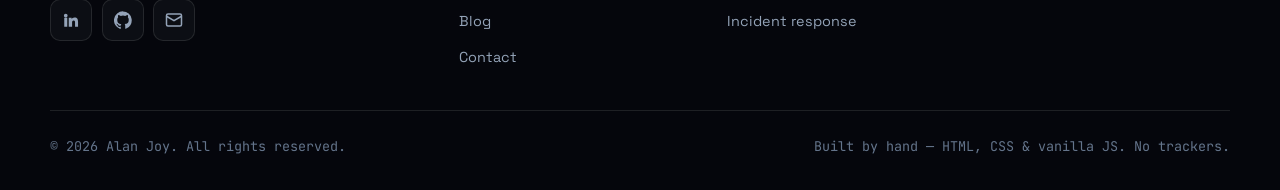
<file: posts/email-deliverability-spf-dkim-dmarc.html>
<!DOCTYPE html>
<html lang="en">
<head>
<meta charset="utf-8">
<meta name="viewport" content="width=device-width, initial-scale=1">
<meta name="author" content="Alan Joy">
<meta name="theme-color" content="#05070d">
<link rel="preconnect" href="https://fonts.googleapis.com">
<link rel="preconnect" href="https://fonts.gstatic.com" crossorigin>
<link href="https://fonts.googleapis.com/css2?family=Space+Grotesk:wght@400;500;600;700&family=JetBrains+Mono:wght@400;500;700&display=swap" rel="stylesheet">
<link rel="stylesheet" href="../assets/css/main.css?v=3">
<link rel="icon" href="data:image/svg+xml,%3Csvg xmlns='http://www.w3.org/2000/svg' viewBox='0 0 64 64'%3E%3Crect width='64' height='64' rx='14' fill='%2305070d'/%3E%3Ctext x='32' y='43' font-family='monospace' font-size='30' font-weight='700' fill='%2322d3ee' text-anchor='middle'%3EAJ%3C/text%3E%3C/svg%3E">
<title>SPF, DKIM and DMARC, Explained for Hosting Admins — Alan Joy</title>
<meta name="description" content="What SPF, DKIM and DMARC actually prove, the configuration mistakes that break them, and a safe rollout order for DMARC that will not drop legitimate mail.">
<link rel="canonical" href="https://alanjoy.site/posts/email-deliverability-spf-dkim-dmarc.html">
<meta property="og:type" content="website">
<meta property="og:title" content="SPF, DKIM and DMARC, Explained for Hosting Admins — Alan Joy">
<meta property="og:description" content="What SPF, DKIM and DMARC actually prove, the configuration mistakes that break them, and a safe rollout order for DMARC that will not drop legitimate mail.">
<meta property="og:url" content="https://alanjoy.site/posts/email-deliverability-spf-dkim-dmarc.html">
<meta property="og:site_name" content="Alan Joy">
<meta name="twitter:card" content="summary_large_image">
<meta name="twitter:title" content="SPF, DKIM and DMARC, Explained for Hosting Admins — Alan Joy">
<meta name="twitter:description" content="What SPF, DKIM and DMARC actually prove, the configuration mistakes that break them, and a safe rollout order for DMARC that will not drop legitimate mail.">
<noscript><style>.reveal{opacity:1!important;transform:none!important}</style></noscript>
</head>
<body data-page="blog" id="top">
<div class="progress-bar" id="progress"></div>

<div class="bg-layer" aria-hidden="true">
  <div class="bg-aurora"></div>
  <div class="bg-grid"></div>
  <div class="bg-noise"></div>
</div>

<a class="skip-link" href="#main">Skip to content</a>

<header class="nav" id="nav">
  <div class="nav__inner">
    <a href="../index.html" class="brand" aria-label="Alan Joy — home">
      <span class="brand__mark" aria-hidden="true">AJ</span>
      <span>alanjoy<span class="brand__dot">.</span>site</span>
    </a>

    <nav class="nav__links" aria-label="Primary">
      <a href="../index.html" data-nav="home">Home</a>
      <a href="../about.html" data-nav="about">About</a>
      <a href="../services.html" data-nav="services">Services</a>
      <a href="../projects.html" data-nav="projects">Projects</a>
      <a href="../blog.html" data-nav="blog">Blog</a>
      <a href="../contact.html" data-nav="contact">Contact</a>
    </nav>

    <div class="nav__actions">
      <a href="../contact.html" class="btn btn--primary btn--sm">Hire me</a>
      <button class="burger" id="burger" aria-label="Open menu" aria-expanded="false" aria-controls="drawer">
        <span></span><span></span><span></span>
      </button>
    </div>
  </div>
</header>

<div class="drawer" id="drawer">
  <a href="../index.html" data-nav="home">Home</a>
  <a href="../about.html" data-nav="about">About</a>
  <a href="../services.html" data-nav="services">Services</a>
  <a href="../projects.html" data-nav="projects">Projects</a>
  <a href="../blog.html" data-nav="blog">Blog</a>
  <a href="../contact.html" data-nav="contact">Contact</a>
  <a href="../contact.html" class="btn btn--primary">Hire me</a>
</div>

<main id="main">
<section class="post-hero">
  <div class="wrap">
    <nav class="breadcrumb" aria-label="Breadcrumb">
      <a href="../index.html">Home</a><span class="sep">/</span><a href="../blog.html">Blog</a><span class="sep">/</span><span>Mail</span>
    </nav>
    <h1 class="post-title">SPF, DKIM and DMARC, Explained for Hosting Admins</h1>
    <div class="post-meta">
      <span class="tag">Mail</span>
      <time datetime="2026-04-14">14 April 2026</time>
      <span>· 13 min read</span>
      <span>· by Alan Joy</span>
    </div>
  </div>
</section>

<article class="section" style="padding-top: 0;">
  <div class="wrap">
    <div class="article">
<p>
  "Our emails are going to spam" is one of the most common tickets in managed hosting, and
  one of the most misunderstood. The customer thinks it's the server. It's almost never
  the server — it's three DNS records, and usually two of them are wrong.
</p>
<p>
  Here's what each one actually proves, how they interact, and the specific mistakes I see
  most often.
</p>

<h2 id="problem">The problem all three solve</h2>
<p>
  SMTP was designed with no authentication whatsoever. Anyone can connect to a mail server
  and claim to be sending from any address. That's not a bug that got fixed — it's still
  true today. SPF, DKIM and DMARC are three layers bolted on top to let a receiver answer
  one question: <strong>is this sender allowed to use this domain?</strong>
</p>

<div class="callout">
  <span class="callout__ico" aria-hidden="true">💡</span>
  <p><strong>The short version:</strong> SPF says <em>which servers</em> may send for your domain. DKIM proves <em>the message wasn't altered</em> and came from someone holding your key. DMARC says <em>what to do</em> when the first two fail — and asks for reports so you can see what's happening.</p>
</div>

<h2 id="spf">SPF — which servers may send</h2>
<p>
  SPF is a TXT record listing the IPs and hosts permitted to send mail using your domain in
  the envelope sender. The receiver looks up the record and checks whether the connecting
  IP is in it.
</p>

<div class="codeblock">
  <div class="codeblock__bar"><span>a working SPF record</span><button class="copy-btn" type="button">Copy</button></div>
<pre><code>example.com.  IN  TXT  "v=spf1 mx a:mail.example.com include:_spf.google.com ~all"</code></pre>
</div>

<ul>
  <li><code>v=spf1</code> — version. Must be first.</li>
  <li><code>mx</code> — the hosts in your MX records may also send.</li>
  <li><code>a:mail.example.com</code> — that specific host may send.</li>
  <li><code>include:_spf.google.com</code> — pull in another domain's record. This is how you authorise Google Workspace, Mailchimp, SendGrid and the rest.</li>
  <li><code>~all</code> — soft fail: anything not listed is suspicious but shouldn't be rejected outright.</li>
</ul>

<h3>The mistakes I see constantly</h3>
<p><strong>1. More than one SPF record.</strong> This is the most common fault by far. The spec permits exactly one. Two records is not "extra coverage" — it's a permanent error, and receivers treat the whole thing as invalid.</p>

<div class="codeblock">
  <div class="codeblock__bar"><span>wrong — two records, SPF is now broken</span><button class="copy-btn" type="button">Copy</button></div>
<pre><code>example.com.  IN  TXT  "v=spf1 include:_spf.google.com ~all"
example.com.  IN  TXT  "v=spf1 include:sendgrid.net ~all"

# Correct — merge into one
example.com.  IN  TXT  "v=spf1 include:_spf.google.com include:sendgrid.net ~all"</code></pre>
</div>

<p><strong>2. Exceeding ten DNS lookups.</strong> SPF evaluation is capped at ten DNS-querying mechanisms (<code>include</code>, <code>a</code>, <code>mx</code>, <code>ptr</code>, <code>exists</code>, <code>redirect</code>). Go over and the result is <code>permerror</code> — which many receivers treat as a hard fail. Every <code>include</code> can pull in nested includes, so a record with four providers can easily blow the budget.</p>

<div class="codeblock">
  <div class="codeblock__bar"><span>count your lookups</span><button class="copy-btn" type="button">Copy</button></div>
<pre><code># See the record
dig +short TXT example.com | grep spf1

# Then expand each include manually to count nested lookups
dig +short TXT _spf.google.com</code></pre>
</div>

<p><strong>3. Using <code>+all</code>.</strong> This authorises the entire internet to send as your domain. It appears in the wild more often than you'd believe, usually as a "temporary fix" that stopped a bounce and was never revisited.</p>

<p><strong>4. Forgetting SPF only checks the envelope sender.</strong> SPF validates the <code>MAIL FROM</code> address, not the <code>From:</code> header the recipient sees. A forwarder or mailing list rewrites the envelope and SPF passes — for the forwarder's domain, not yours. This is exactly the gap DKIM and DMARC alignment close.</p>

<h2 id="dkim">DKIM — a cryptographic signature</h2>
<p>
  DKIM signs the message with a private key held by your mail server; the public key lives
  in DNS. The receiver verifies the signature, which proves two things: the message really
  came from someone holding your key, and the signed headers and body weren't modified in
  transit.
</p>

<div class="codeblock">
  <div class="codeblock__bar"><span>the DKIM public key record</span><button class="copy-btn" type="button">Copy</button></div>
<pre><code>default._domainkey.example.com.  IN  TXT  "v=DKIM1; k=rsa; p=MIGfMA0GCSq..."</code></pre>
</div>

<p>
  <code>default</code> is the <em>selector</em> — an arbitrary label letting you publish several keys at
  once, which is how you rotate keys or run multiple sending platforms.
</p>

<div class="codeblock">
  <div class="codeblock__bar"><span>generating and checking DKIM (OpenDKIM)</span><button class="copy-btn" type="button">Copy</button></div>
<pre><code># Generate a 2048-bit key pair
opendkim-genkey -b 2048 -d example.com -s default -D /etc/opendkim/keys/example.com/
chown opendkim:opendkim /etc/opendkim/keys/example.com/default.private
chmod 600 /etc/opendkim/keys/example.com/default.private

# The DNS record to publish
cat /etc/opendkim/keys/example.com/default.txt

# Verify what the world can see
dig +short TXT default._domainkey.example.com</code></pre>
</div>

<p>On cPanel, this is managed for you — but verify it's actually enabled per domain, because it often isn't on older accounts:</p>

<div class="codeblock">
  <div class="codeblock__bar"><span>cPanel — check and enable DKIM</span><button class="copy-btn" type="button">Copy</button></div>
<pre><code>whmapi1 validate_current_installed_email_dkim domain=example.com
whmapi1 install_dkim_private_key domain=example.com</code></pre>
</div>

<div class="callout callout--danger">
  <span class="callout__ico" aria-hidden="true">⚠️</span>
  <p><strong>Every sending source needs its own DKIM.</strong> If mail leaves through your server <em>and</em> a marketing platform <em>and</em> a CRM, each one needs a signing key with its own selector published in your DNS. The one you forget is the one that lands in spam.</p>
</div>

<h2 id="dmarc">DMARC — policy and, crucially, visibility</h2>
<p>
  DMARC ties the other two together. It tells receivers what to do when SPF and DKIM fail,
  and it introduces <strong>alignment</strong>: the domain that passed SPF or DKIM must match the
  domain in the visible <code>From:</code> header. That's what closes the forwarding gap.
</p>

<div class="codeblock">
  <div class="codeblock__bar"><span>DMARC record</span><button class="copy-btn" type="button">Copy</button></div>
<pre><code>_dmarc.example.com.  IN  TXT  "v=DMARC1; p=none; rua=mailto:dmarc@example.com; pct=100; adkim=r; aspf=r"</code></pre>
</div>

<ul>
  <li><code>p=</code> — policy: <code>none</code> (monitor only), <code>quarantine</code> (spam folder), <code>reject</code> (refuse at SMTP).</li>
  <li><code>rua=</code> — where aggregate reports go. <strong>This is the most valuable part of the record.</strong></li>
  <li><code>pct=</code> — apply the policy to this percentage of mail, for gradual rollout.</li>
  <li><code>adkim</code> / <code>aspf</code> — alignment strictness: <code>r</code> relaxed (subdomains count), <code>s</code> strict (exact match).</li>
</ul>

<h3>Roll it out gradually — always</h3>
<p>
  Going straight to <code>p=reject</code> is how you discover, painfully, that your invoicing system
  has been sending unsigned mail as your domain for three years. The safe sequence:
</p>
<ol>
  <li><strong>Weeks 1–2:</strong> <code>p=none</code> with <code>rua=</code>. Change nothing; just collect reports.</li>
  <li><strong>Read the reports.</strong> They tell you every source sending as your domain — including the ones nobody remembered. Fix SPF and DKIM for the legitimate ones.</li>
  <li><strong>Weeks 3–4:</strong> <code>p=quarantine; pct=10</code>, then raise the percentage as reports stay clean.</li>
  <li><strong>Finally:</strong> <code>p=reject</code>, once you can account for every source in the reports.</li>
</ol>

<div class="callout callout--ok">
  <span class="callout__ico" aria-hidden="true">✅</span>
  <p><strong>The reports are the real prize.</strong> Even at <code>p=none</code>, DMARC aggregate reports give you a complete inventory of who is sending mail as your domain. Almost every deliverability problem I've fixed was visible in those reports within 48 hours of turning them on.</p>
</div>

<h2 id="debug">Debugging a real complaint</h2>
<p>When a customer says mail is going to spam, work in this order:</p>

<div class="codeblock">
  <div class="codeblock__bar"><span>check all three records</span><button class="copy-btn" type="button">Copy</button></div>
<pre><code>dig +short TXT example.com | grep spf1
dig +short TXT default._domainkey.example.com
dig +short TXT _dmarc.example.com

# Reverse DNS must exist and match the sending hostname
dig +short -x 203.0.113.45

# Is the IP listed anywhere?
dig +short 45.113.0.203.zen.spamhaus.org      # note: reversed octets</code></pre>
</div>

<p>Then read the headers of a message that actually landed in spam. The receiving server writes its verdict there:</p>

<div class="codeblock">
  <div class="codeblock__bar"><span>what a pass looks like</span><button class="copy-btn" type="button">Copy</button></div>
<pre><code>Authentication-Results: mx.google.com;
       dkim=pass header.i=@example.com header.s=default;
       spf=pass (google.com: domain of bounce@example.com designates
            203.0.113.45 as permitted sender);
       dmarc=pass (p=NONE sp=NONE dis=NONE) header.from=example.com</code></pre>
</div>

<p>
  If all three say <code>pass</code> and mail still lands in spam, the records aren't the problem —
  it's reputation or content. Check blacklists, look at sending volume patterns, and ask
  the awkward question about whether the customer has been buying mailing lists.
</p>

<h2 id="checklist">The checklist</h2>
<ul>
  <li>Exactly <strong>one</strong> SPF record, under ten DNS lookups, ending <code>~all</code> or <code>-all</code>.</li>
  <li>DKIM signing enabled and verified <strong>for every sending source</strong>, each with its own selector.</li>
  <li>DMARC published, starting at <code>p=none</code> with a working <code>rua=</code> address.</li>
  <li>Reverse DNS set, and matching the hostname the server announces in HELO.</li>
  <li>The sending IP checked against the major blacklists.</li>
  <li>TLS available on outbound connections — some receivers now penalise plaintext.</li>
</ul>

<hr>

<p>
  Get those six right and the overwhelming majority of "our mail goes to spam" tickets
  close themselves. The remaining ones are reputation problems, and those are a slower,
  more honest conversation about what the customer has actually been sending.
</p>

    </div>
  </div>
</article>

<div class="wrap">
  <div class="post-footer">
    <div class="author-box reveal">
      <span class="av" aria-hidden="true">AJ<img class="avatar__img" src="../assets/img/alan-joy.jpg" alt="" width="56" height="56" decoding="async" loading="lazy"></span>
      <div>
        <h4>Alan Joy</h4>
        <p>
          Software engineer working L2/L3 managed hosting at Bobcares in Kochi —
          escalations, malware forensics, data recovery and migrations. Most of these
          articles started as notes from a ticket I didn't want to solve twice.
          <a href="../about.html">More about me →</a>
        </p>
      </div>
    </div>

    <div class="post-nav">
      <a href="../blog.html" class="btn btn--ghost btn--sm">← All articles</a>
      <a href="../contact.html" class="btn btn--primary btn--sm">Ask me about this</a>
    </div>
  </div>
</div>

<script type="application/ld+json">
{
  "@context": "https://schema.org",
  "@type": "BlogPosting",
  "headline": "SPF, DKIM and DMARC, Explained for Hosting Admins",
  "description": "What SPF, DKIM and DMARC actually prove, the configuration mistakes that break them, and a safe rollout order for DMARC that will not drop legitimate mail.",
  "datePublished": "2026-04-14",
  "author": { "@type": "Person", "name": "Alan Joy", "url": "https://alanjoy.site/about.html" },
  "publisher": { "@type": "Person", "name": "Alan Joy" },
  "mainEntityOfPage": "https://alanjoy.site/posts/email-deliverability-spf-dkim-dmarc.html",
  "keywords": "Mail, linux, server administration, web hosting"
}
</script>

</main>

<footer class="footer">
  <div class="wrap">
    <div class="footer__grid">
      <div class="footer__about">
        <a href="../index.html" class="brand">
          <span class="brand__mark" aria-hidden="true">AJ</span>
          <span>alanjoy<span class="brand__dot">.</span>site</span>
        </a>
        <p>Software engineer working Linux server administration and L2/L3 managed hosting support at Bobcares, Kochi. Forensics, recovery and migrations.</p>
        <div class="social-row">
          <a href="https://www.linkedin.com/in/alan-joy-6967731a7/" target="_blank" rel="noopener" aria-label="LinkedIn">
            <svg viewBox="0 0 24 24" fill="currentColor" aria-hidden="true"><path d="M4.98 3.5a2.5 2.5 0 1 1 0 5 2.5 2.5 0 0 1 0-5zM3 9h4v12H3zM9 9h3.8v1.7h.05c.53-1 1.83-2.05 3.77-2.05 4.03 0 4.78 2.65 4.78 6.1V21h-4v-5.5c0-1.31-.03-3-1.83-3-1.83 0-2.11 1.43-2.11 2.9V21H9z"/></svg>
          </a>
          <a href="https://github.com/careersalanjantony-bit" target="_blank" rel="noopener" aria-label="GitHub">
            <svg viewBox="0 0 24 24" fill="currentColor" aria-hidden="true"><path d="M12 .5a12 12 0 0 0-3.79 23.4c.6.11.82-.26.82-.58v-2.2c-3.34.72-4.04-1.6-4.04-1.6-.55-1.4-1.34-1.77-1.34-1.77-1.09-.75.08-.73.08-.73 1.2.08 1.84 1.24 1.84 1.24 1.07 1.83 2.8 1.3 3.49 1 .1-.78.42-1.3.76-1.6-2.67-.3-5.47-1.34-5.47-5.96 0-1.32.47-2.4 1.24-3.24-.13-.3-.54-1.53.11-3.18 0 0 1.01-.32 3.3 1.24a11.5 11.5 0 0 1 6.01 0c2.29-1.56 3.3-1.24 3.3-1.24.65 1.65.24 2.88.12 3.18.77.84 1.23 1.92 1.23 3.24 0 4.63-2.8 5.65-5.48 5.95.43.37.81 1.1.81 2.22v3.3c0 .32.22.7.83.58A12 12 0 0 0 12 .5z"/></svg>
          </a>
          <a href="mailto:alanjoy905@gmail.com" aria-label="Email">
            <svg viewBox="0 0 24 24" fill="none" stroke="currentColor" stroke-width="2" aria-hidden="true"><rect x="2" y="4" width="20" height="16" rx="2"/><path d="m2 7 10 6 10-6"/></svg>
          </a>
        </div>
      </div>

      <div>
        <h4>Navigate</h4>
        <ul>
          <li><a href="../index.html">Home</a></li>
          <li><a href="../about.html">About</a></li>
          <li><a href="../services.html">Services</a></li>
          <li><a href="../projects.html">Projects</a></li>
          <li><a href="../blog.html">Blog</a></li>
          <li><a href="../contact.html">Contact</a></li>
        </ul>
      </div>

      <div>
        <h4>Writing</h4>
        <ul>
          <li><a href="../posts/zero-downtime-cpanel-migration.html">Server migrations</a></li>
          <li><a href="../posts/linux-server-hardening-checklist.html">Server hardening</a></li>
          <li><a href="../posts/load-average-lies-io-saturation.html">Load &amp; I/O triage</a></li>
          <li><a href="../posts/email-deliverability-spf-dkim-dmarc.html">Email deliverability</a></li>
          <li><a href="../posts/detecting-a-compromised-server.html">Incident response</a></li>
        </ul>
      </div>

      <div>
        <h4>Contact</h4>
        <ul>
          <li><a href="mailto:alanjoy905@gmail.com">alanjoy905@gmail.com</a></li>
          <li><a href="https://www.linkedin.com/in/alan-joy-6967731a7/" target="_blank" rel="noopener">LinkedIn profile</a></li>
          <li><a href="../contact.html">Start a project</a></li>
        </ul>
      </div>
    </div>

    <div class="footer__bottom">
      <p>&copy; <span data-year>2026</span> Alan Joy. All rights reserved.</p>
      <p>Built by hand — HTML, CSS &amp; vanilla JS. No trackers.</p>
    </div>
  </div>
</footer>

<button class="to-top" aria-label="Back to top">
  <svg width="18" height="18" viewBox="0 0 24 24" fill="none" stroke="currentColor" stroke-width="2" aria-hidden="true"><path d="M12 19V5M5 12l7-7 7 7"/></svg>
</button>

<script src="../assets/js/main.js?v=3"></script>

</body>
</html>
</file>
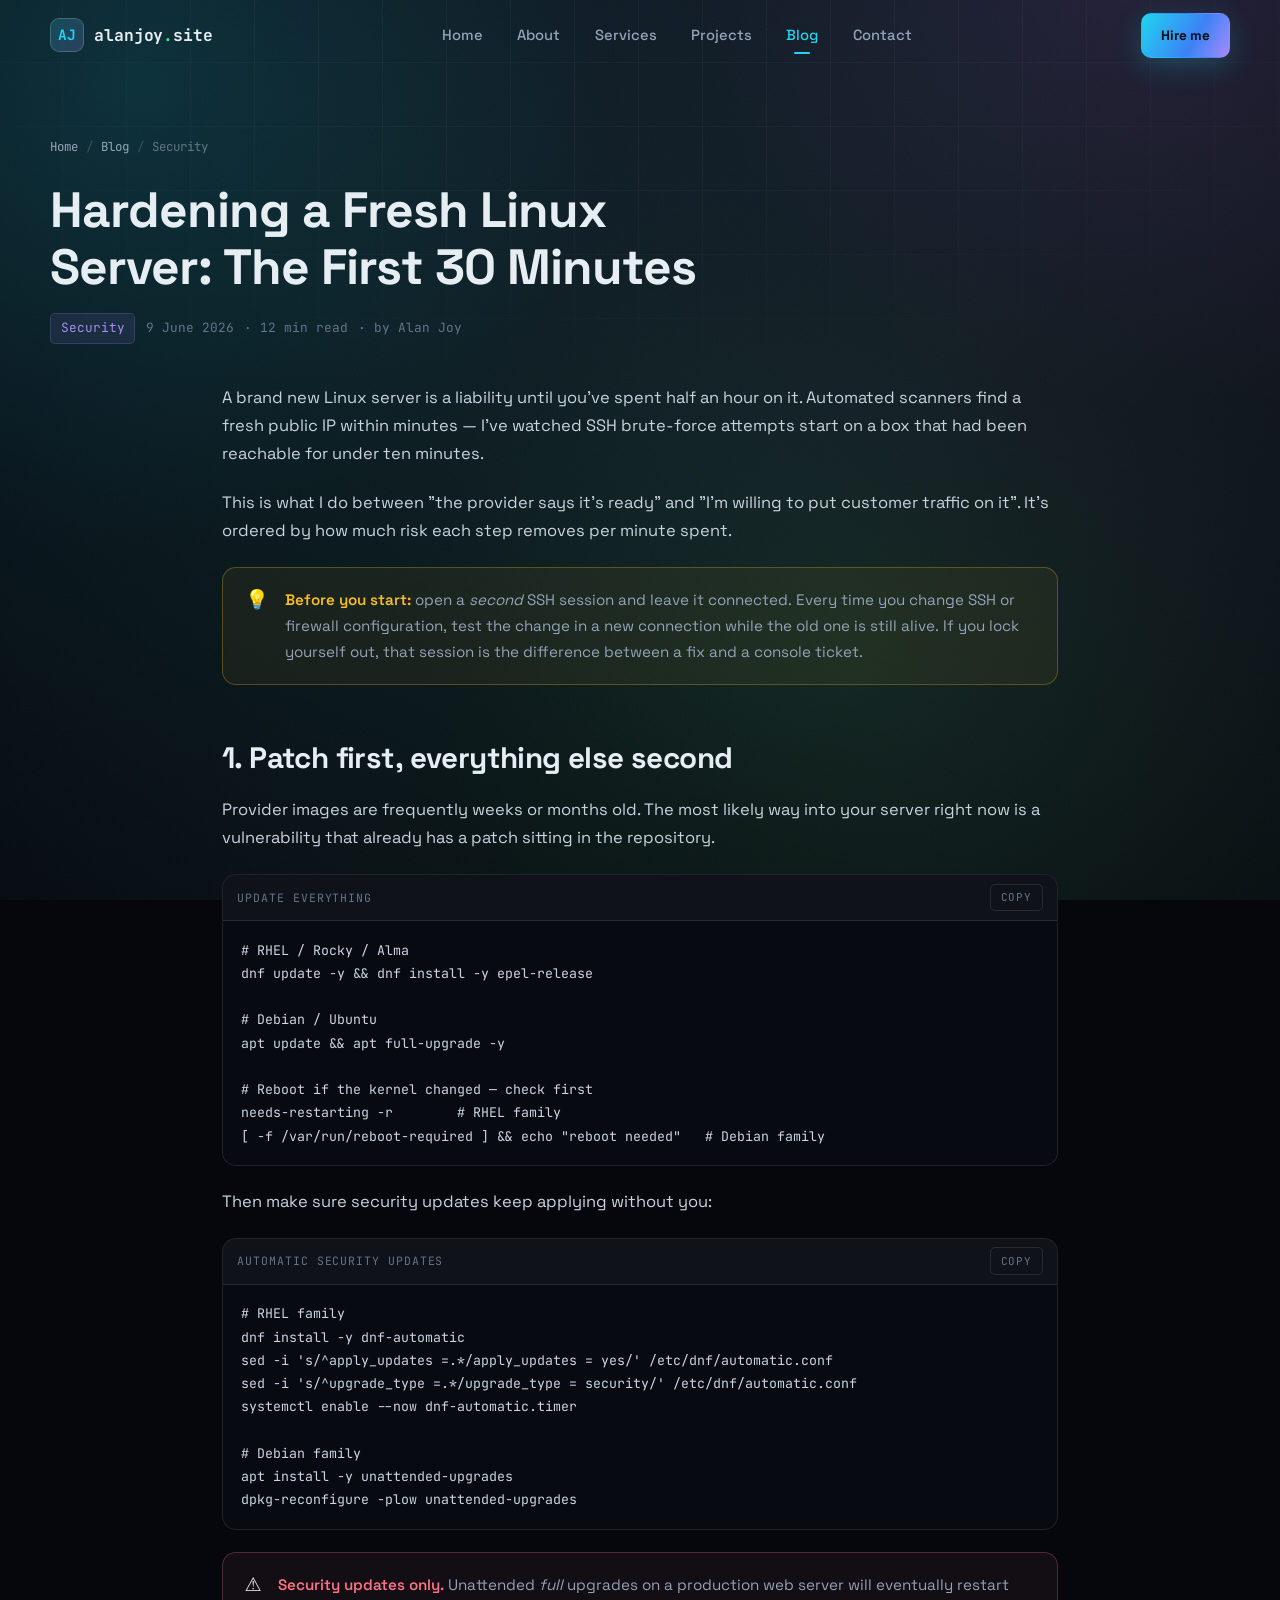
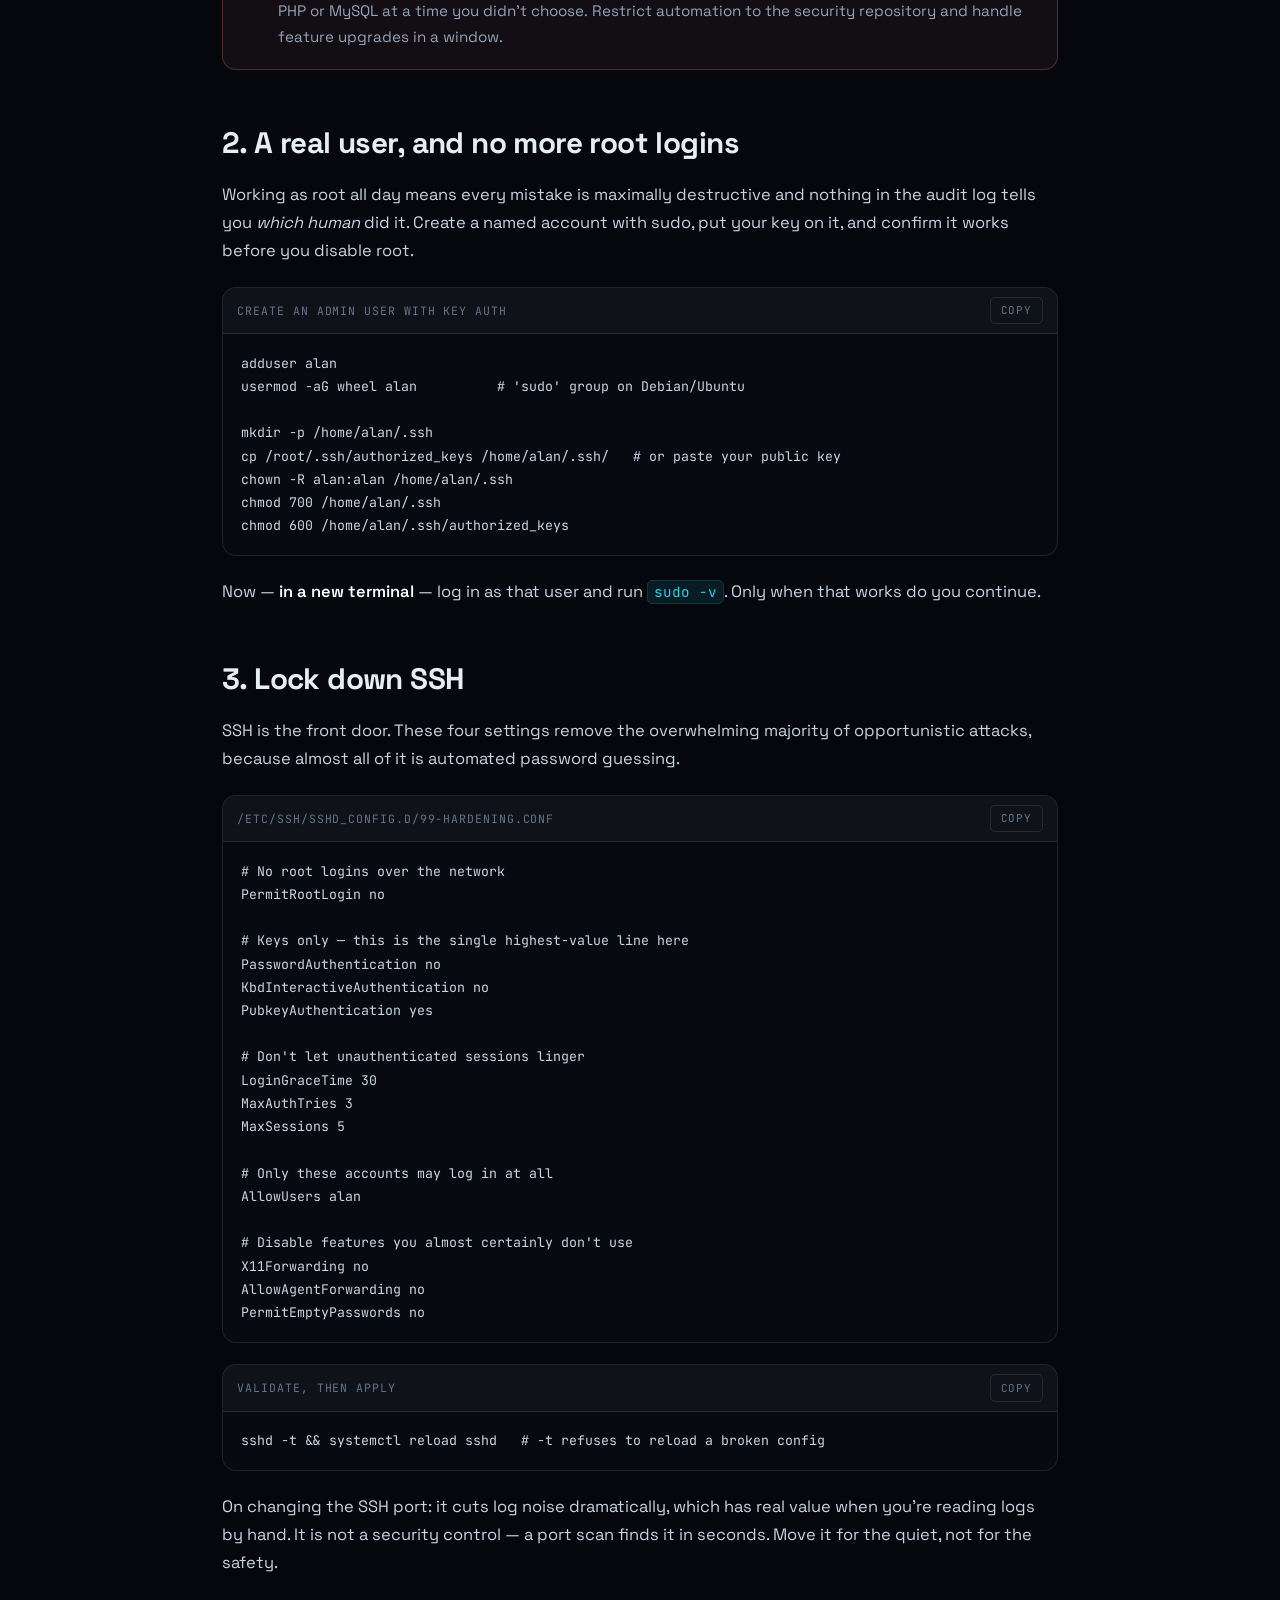
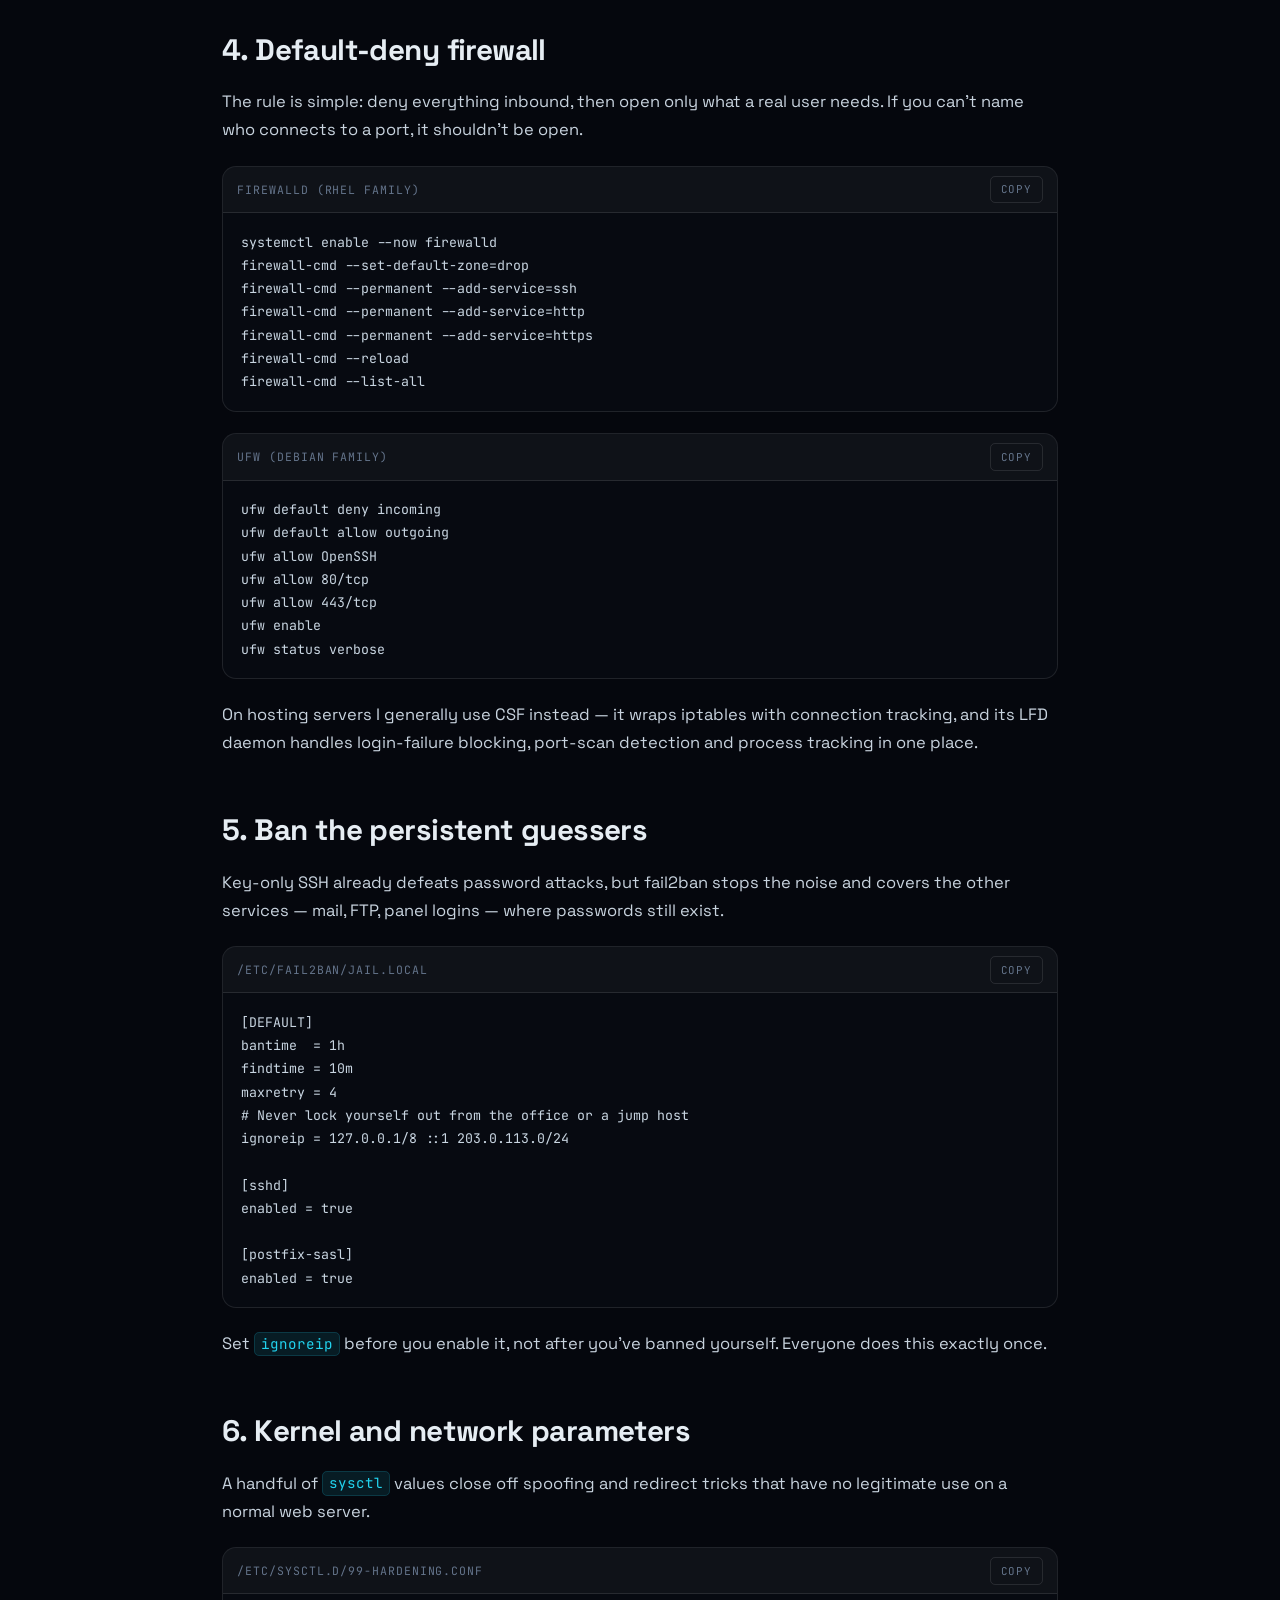
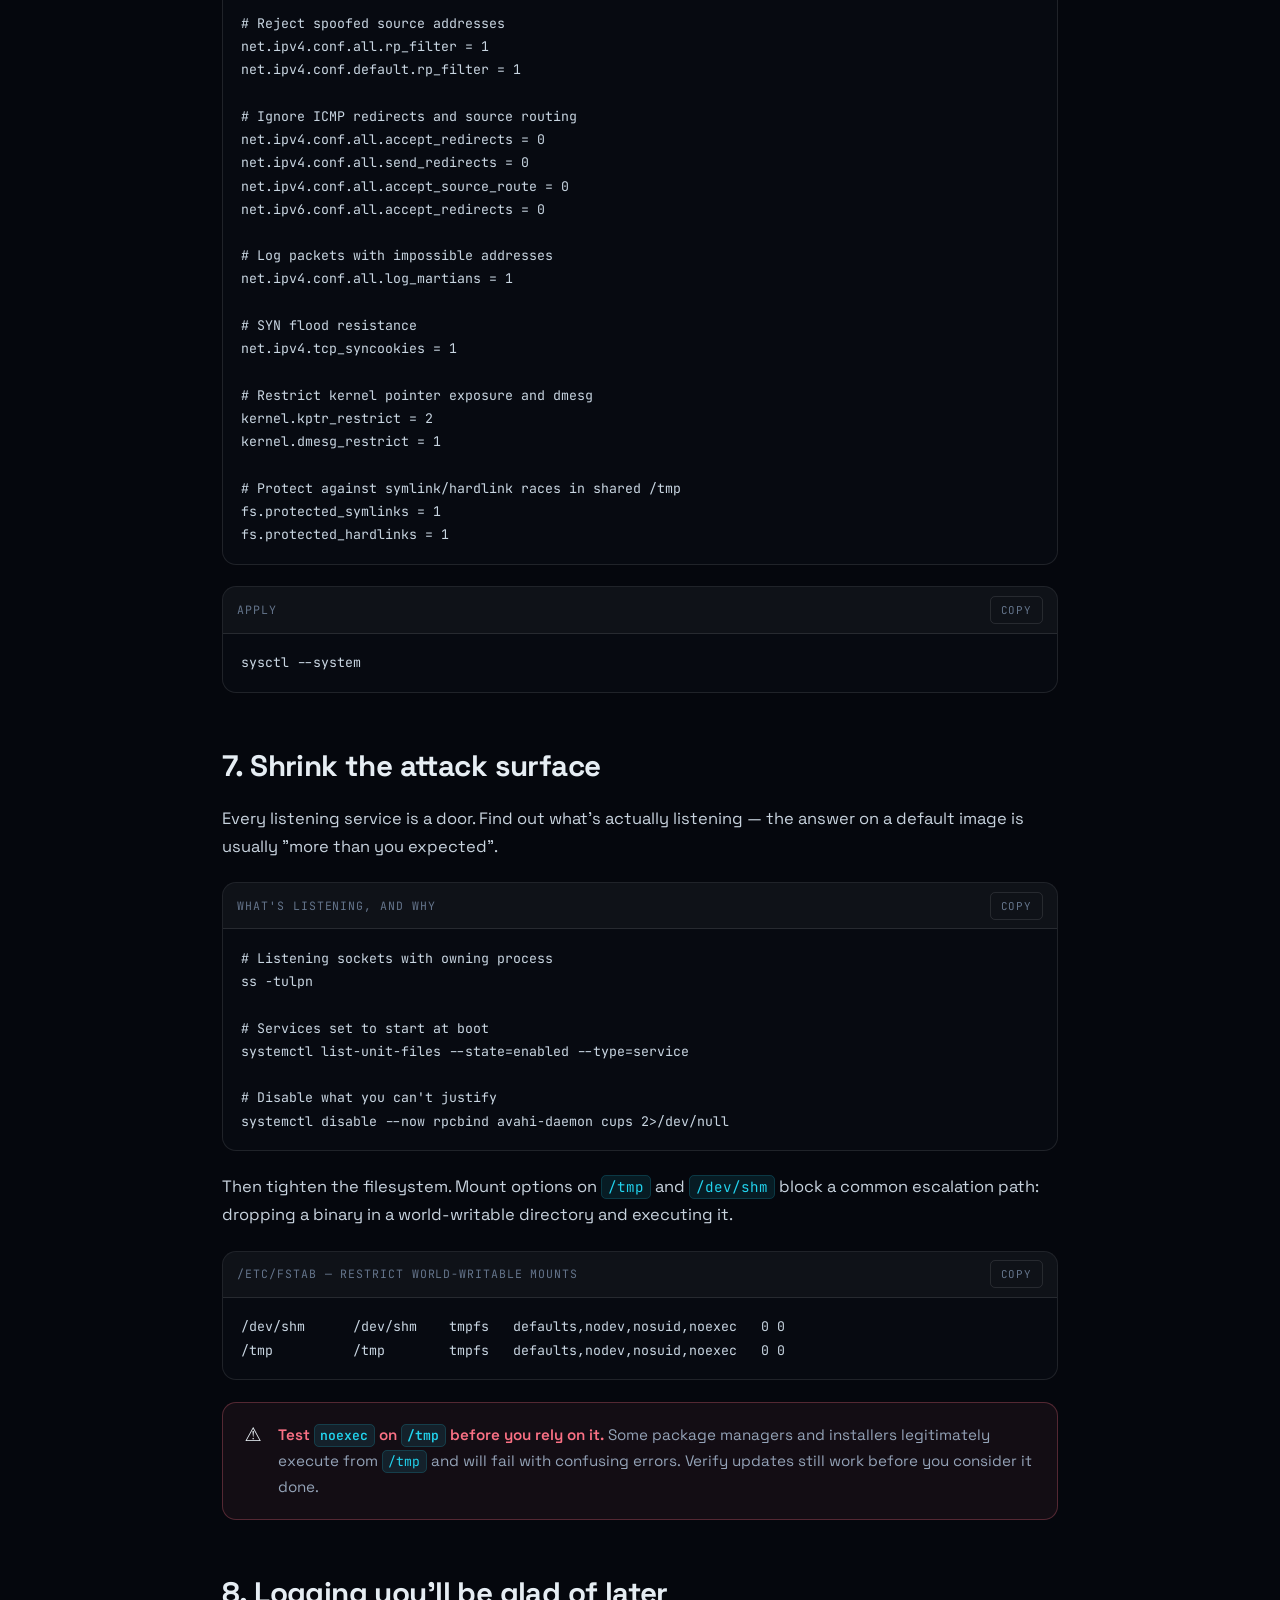
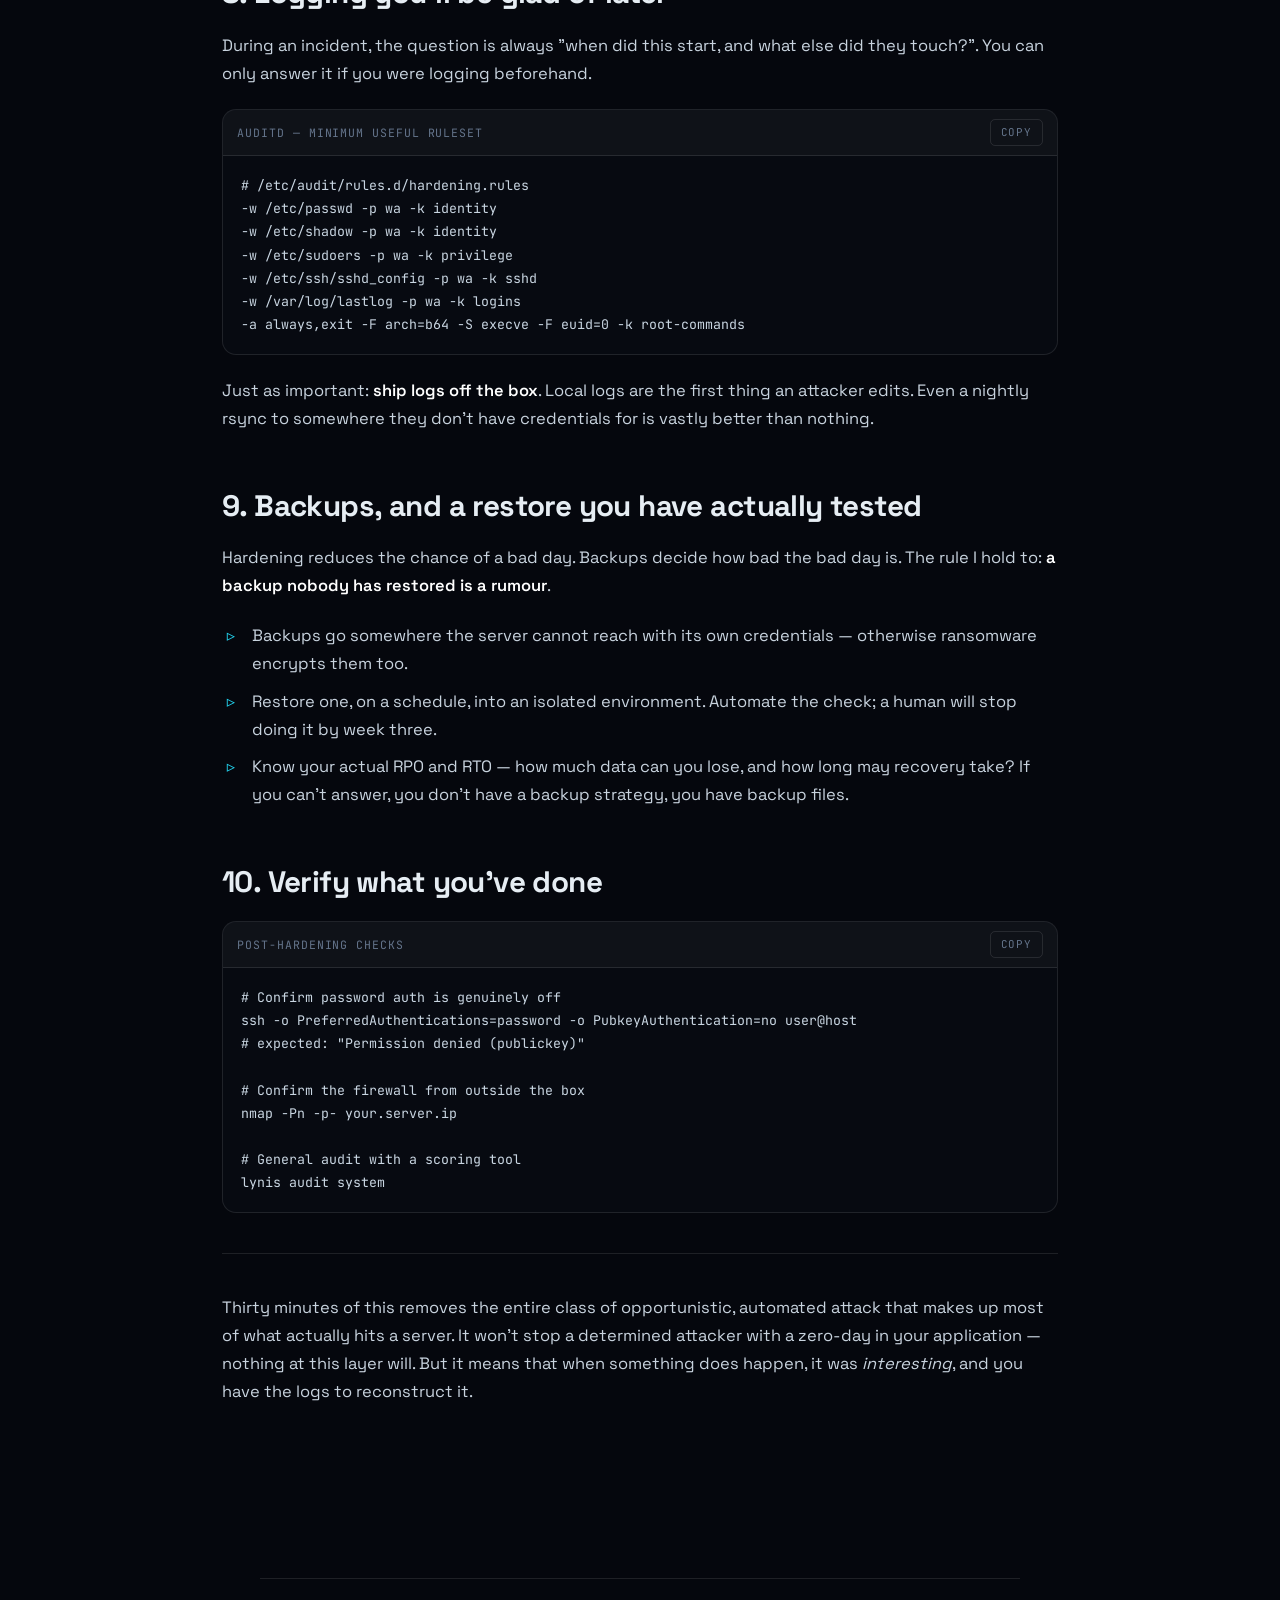
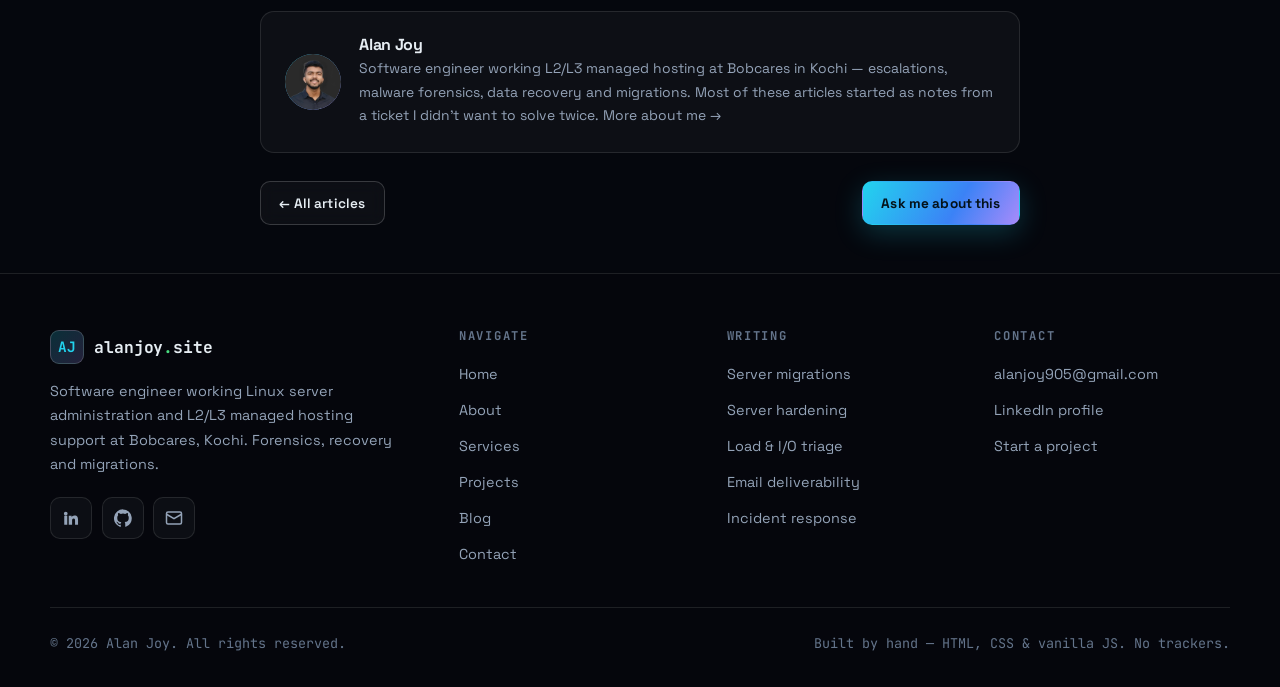
<file: posts/linux-server-hardening-checklist.html>
<!DOCTYPE html>
<html lang="en">
<head>
<meta charset="utf-8">
<meta name="viewport" content="width=device-width, initial-scale=1">
<meta name="author" content="Alan Joy">
<meta name="theme-color" content="#05070d">
<link rel="preconnect" href="https://fonts.googleapis.com">
<link rel="preconnect" href="https://fonts.gstatic.com" crossorigin>
<link href="https://fonts.googleapis.com/css2?family=Space+Grotesk:wght@400;500;600;700&family=JetBrains+Mono:wght@400;500;700&display=swap" rel="stylesheet">
<link rel="stylesheet" href="../assets/css/main.css?v=3">
<link rel="icon" href="data:image/svg+xml,%3Csvg xmlns='http://www.w3.org/2000/svg' viewBox='0 0 64 64'%3E%3Crect width='64' height='64' rx='14' fill='%2305070d'/%3E%3Ctext x='32' y='43' font-family='monospace' font-size='30' font-weight='700' fill='%2322d3ee' text-anchor='middle'%3EAJ%3C/text%3E%3C/svg%3E">
<title>Hardening a Fresh Linux Server: The First 30 Minutes — Alan Joy</title>
<meta name="description" content="A practical, ordered hardening checklist for a new Linux server: patching, SSH lockdown, default-deny firewall, fail2ban, sysctl, attack surface reduction, auditd and tested backups.">
<link rel="canonical" href="https://alanjoy.site/posts/linux-server-hardening-checklist.html">
<meta property="og:type" content="website">
<meta property="og:title" content="Hardening a Fresh Linux Server: The First 30 Minutes — Alan Joy">
<meta property="og:description" content="A practical, ordered hardening checklist for a new Linux server: patching, SSH lockdown, default-deny firewall, fail2ban, sysctl, attack surface reduction, auditd and tested backups.">
<meta property="og:url" content="https://alanjoy.site/posts/linux-server-hardening-checklist.html">
<meta property="og:site_name" content="Alan Joy">
<meta name="twitter:card" content="summary_large_image">
<meta name="twitter:title" content="Hardening a Fresh Linux Server: The First 30 Minutes — Alan Joy">
<meta name="twitter:description" content="A practical, ordered hardening checklist for a new Linux server: patching, SSH lockdown, default-deny firewall, fail2ban, sysctl, attack surface reduction, auditd and tested backups.">
<noscript><style>.reveal{opacity:1!important;transform:none!important}</style></noscript>
</head>
<body data-page="blog" id="top">
<div class="progress-bar" id="progress"></div>

<div class="bg-layer" aria-hidden="true">
  <div class="bg-aurora"></div>
  <div class="bg-grid"></div>
  <div class="bg-noise"></div>
</div>

<a class="skip-link" href="#main">Skip to content</a>

<header class="nav" id="nav">
  <div class="nav__inner">
    <a href="../index.html" class="brand" aria-label="Alan Joy — home">
      <span class="brand__mark" aria-hidden="true">AJ</span>
      <span>alanjoy<span class="brand__dot">.</span>site</span>
    </a>

    <nav class="nav__links" aria-label="Primary">
      <a href="../index.html" data-nav="home">Home</a>
      <a href="../about.html" data-nav="about">About</a>
      <a href="../services.html" data-nav="services">Services</a>
      <a href="../projects.html" data-nav="projects">Projects</a>
      <a href="../blog.html" data-nav="blog">Blog</a>
      <a href="../contact.html" data-nav="contact">Contact</a>
    </nav>

    <div class="nav__actions">
      <a href="../contact.html" class="btn btn--primary btn--sm">Hire me</a>
      <button class="burger" id="burger" aria-label="Open menu" aria-expanded="false" aria-controls="drawer">
        <span></span><span></span><span></span>
      </button>
    </div>
  </div>
</header>

<div class="drawer" id="drawer">
  <a href="../index.html" data-nav="home">Home</a>
  <a href="../about.html" data-nav="about">About</a>
  <a href="../services.html" data-nav="services">Services</a>
  <a href="../projects.html" data-nav="projects">Projects</a>
  <a href="../blog.html" data-nav="blog">Blog</a>
  <a href="../contact.html" data-nav="contact">Contact</a>
  <a href="../contact.html" class="btn btn--primary">Hire me</a>
</div>

<main id="main">
<section class="post-hero">
  <div class="wrap">
    <nav class="breadcrumb" aria-label="Breadcrumb">
      <a href="../index.html">Home</a><span class="sep">/</span><a href="../blog.html">Blog</a><span class="sep">/</span><span>Security</span>
    </nav>
    <h1 class="post-title">Hardening a Fresh Linux Server: The First 30 Minutes</h1>
    <div class="post-meta">
      <span class="tag">Security</span>
      <time datetime="2026-06-09">9 June 2026</time>
      <span>· 12 min read</span>
      <span>· by Alan Joy</span>
    </div>
  </div>
</section>

<article class="section" style="padding-top: 0;">
  <div class="wrap">
    <div class="article">
<p>
  A brand new Linux server is a liability until you've spent half an hour on it. Automated
  scanners find a fresh public IP within minutes — I've watched SSH brute-force attempts
  start on a box that had been reachable for under ten minutes.
</p>
<p>
  This is what I do between "the provider says it's ready" and "I'm willing to put customer
  traffic on it". It's ordered by how much risk each step removes per minute spent.
</p>

<div class="callout">
  <span class="callout__ico" aria-hidden="true">💡</span>
  <p><strong>Before you start:</strong> open a <em>second</em> SSH session and leave it connected. Every time you change SSH or firewall configuration, test the change in a new connection while the old one is still alive. If you lock yourself out, that session is the difference between a fix and a console ticket.</p>
</div>

<h2 id="patch">1. Patch first, everything else second</h2>
<p>
  Provider images are frequently weeks or months old. The most likely way into your server
  right now is a vulnerability that already has a patch sitting in the repository.
</p>

<div class="codeblock">
  <div class="codeblock__bar"><span>update everything</span><button class="copy-btn" type="button">Copy</button></div>
<pre><code># RHEL / Rocky / Alma
dnf update -y && dnf install -y epel-release

# Debian / Ubuntu
apt update && apt full-upgrade -y

# Reboot if the kernel changed — check first
needs-restarting -r        # RHEL family
[ -f /var/run/reboot-required ] && echo "reboot needed"   # Debian family</code></pre>
</div>

<p>Then make sure security updates keep applying without you:</p>

<div class="codeblock">
  <div class="codeblock__bar"><span>automatic security updates</span><button class="copy-btn" type="button">Copy</button></div>
<pre><code># RHEL family
dnf install -y dnf-automatic
sed -i 's/^apply_updates =.*/apply_updates = yes/' /etc/dnf/automatic.conf
sed -i 's/^upgrade_type =.*/upgrade_type = security/' /etc/dnf/automatic.conf
systemctl enable --now dnf-automatic.timer

# Debian family
apt install -y unattended-upgrades
dpkg-reconfigure -plow unattended-upgrades</code></pre>
</div>

<div class="callout callout--danger">
  <span class="callout__ico" aria-hidden="true">⚠️</span>
  <p><strong>Security updates only.</strong> Unattended <em>full</em> upgrades on a production web server will eventually restart PHP or MySQL at a time you didn't choose. Restrict automation to the security repository and handle feature upgrades in a window.</p>
</div>

<h2 id="user">2. A real user, and no more root logins</h2>
<p>
  Working as root all day means every mistake is maximally destructive and nothing in the
  audit log tells you <em>which human</em> did it. Create a named account with sudo, put your
  key on it, and confirm it works before you disable root.
</p>

<div class="codeblock">
  <div class="codeblock__bar"><span>create an admin user with key auth</span><button class="copy-btn" type="button">Copy</button></div>
<pre><code>adduser alan
usermod -aG wheel alan          # 'sudo' group on Debian/Ubuntu

mkdir -p /home/alan/.ssh
cp /root/.ssh/authorized_keys /home/alan/.ssh/   # or paste your public key
chown -R alan:alan /home/alan/.ssh
chmod 700 /home/alan/.ssh
chmod 600 /home/alan/.ssh/authorized_keys</code></pre>
</div>

<p>
  Now — <strong>in a new terminal</strong> — log in as that user and run <code>sudo -v</code>. Only when
  that works do you continue.
</p>

<h2 id="ssh">3. Lock down SSH</h2>
<p>
  SSH is the front door. These four settings remove the overwhelming majority of
  opportunistic attacks, because almost all of it is automated password guessing.
</p>

<div class="codeblock">
  <div class="codeblock__bar"><span>/etc/ssh/sshd_config.d/99-hardening.conf</span><button class="copy-btn" type="button">Copy</button></div>
<pre><code># No root logins over the network
PermitRootLogin no

# Keys only — this is the single highest-value line here
PasswordAuthentication no
KbdInteractiveAuthentication no
PubkeyAuthentication yes

# Don't let unauthenticated sessions linger
LoginGraceTime 30
MaxAuthTries 3
MaxSessions 5

# Only these accounts may log in at all
AllowUsers alan

# Disable features you almost certainly don't use
X11Forwarding no
AllowAgentForwarding no
PermitEmptyPasswords no</code></pre>
</div>

<div class="codeblock">
  <div class="codeblock__bar"><span>validate, then apply</span><button class="copy-btn" type="button">Copy</button></div>
<pre><code>sshd -t && systemctl reload sshd   # -t refuses to reload a broken config</code></pre>
</div>

<p>
  On changing the SSH port: it cuts log noise dramatically, which has real value when
  you're reading logs by hand. It is not a security control — a port scan finds it in
  seconds. Move it for the quiet, not for the safety.
</p>

<h2 id="firewall">4. Default-deny firewall</h2>
<p>
  The rule is simple: deny everything inbound, then open only what a real user needs.
  If you can't name who connects to a port, it shouldn't be open.
</p>

<div class="codeblock">
  <div class="codeblock__bar"><span>firewalld (RHEL family)</span><button class="copy-btn" type="button">Copy</button></div>
<pre><code>systemctl enable --now firewalld
firewall-cmd --set-default-zone=drop
firewall-cmd --permanent --add-service=ssh
firewall-cmd --permanent --add-service=http
firewall-cmd --permanent --add-service=https
firewall-cmd --reload
firewall-cmd --list-all</code></pre>
</div>

<div class="codeblock">
  <div class="codeblock__bar"><span>ufw (Debian family)</span><button class="copy-btn" type="button">Copy</button></div>
<pre><code>ufw default deny incoming
ufw default allow outgoing
ufw allow OpenSSH
ufw allow 80/tcp
ufw allow 443/tcp
ufw enable
ufw status verbose</code></pre>
</div>

<p>
  On hosting servers I generally use CSF instead — it wraps iptables with connection
  tracking, and its LFD daemon handles login-failure blocking, port-scan detection and
  process tracking in one place.
</p>

<h2 id="fail2ban">5. Ban the persistent guessers</h2>
<p>
  Key-only SSH already defeats password attacks, but fail2ban stops the noise and covers
  the other services — mail, FTP, panel logins — where passwords still exist.
</p>

<div class="codeblock">
  <div class="codeblock__bar"><span>/etc/fail2ban/jail.local</span><button class="copy-btn" type="button">Copy</button></div>
<pre><code>[DEFAULT]
bantime  = 1h
findtime = 10m
maxretry = 4
# Never lock yourself out from the office or a jump host
ignoreip = 127.0.0.1/8 ::1 203.0.113.0/24

[sshd]
enabled = true

[postfix-sasl]
enabled = true</code></pre>
</div>

<p>
  Set <code>ignoreip</code> before you enable it, not after you've banned yourself. Everyone does
  this exactly once.
</p>

<h2 id="kernel">6. Kernel and network parameters</h2>
<p>
  A handful of <code>sysctl</code> values close off spoofing and redirect tricks that have no
  legitimate use on a normal web server.
</p>

<div class="codeblock">
  <div class="codeblock__bar"><span>/etc/sysctl.d/99-hardening.conf</span><button class="copy-btn" type="button">Copy</button></div>
<pre><code># Reject spoofed source addresses
net.ipv4.conf.all.rp_filter = 1
net.ipv4.conf.default.rp_filter = 1

# Ignore ICMP redirects and source routing
net.ipv4.conf.all.accept_redirects = 0
net.ipv4.conf.all.send_redirects = 0
net.ipv4.conf.all.accept_source_route = 0
net.ipv6.conf.all.accept_redirects = 0

# Log packets with impossible addresses
net.ipv4.conf.all.log_martians = 1

# SYN flood resistance
net.ipv4.tcp_syncookies = 1

# Restrict kernel pointer exposure and dmesg
kernel.kptr_restrict = 2
kernel.dmesg_restrict = 1

# Protect against symlink/hardlink races in shared /tmp
fs.protected_symlinks = 1
fs.protected_hardlinks = 1</code></pre>
</div>

<div class="codeblock">
  <div class="codeblock__bar"><span>apply</span><button class="copy-btn" type="button">Copy</button></div>
<pre><code>sysctl --system</code></pre>
</div>

<h2 id="surface">7. Shrink the attack surface</h2>
<p>
  Every listening service is a door. Find out what's actually listening — the answer on a
  default image is usually "more than you expected".
</p>

<div class="codeblock">
  <div class="codeblock__bar"><span>what's listening, and why</span><button class="copy-btn" type="button">Copy</button></div>
<pre><code># Listening sockets with owning process
ss -tulpn

# Services set to start at boot
systemctl list-unit-files --state=enabled --type=service

# Disable what you can't justify
systemctl disable --now rpcbind avahi-daemon cups 2>/dev/null</code></pre>
</div>

<p>
  Then tighten the filesystem. Mount options on <code>/tmp</code> and <code>/dev/shm</code> block a
  common escalation path: dropping a binary in a world-writable directory and executing it.
</p>

<div class="codeblock">
  <div class="codeblock__bar"><span>/etc/fstab — restrict world-writable mounts</span><button class="copy-btn" type="button">Copy</button></div>
<pre><code>/dev/shm      /dev/shm    tmpfs   defaults,nodev,nosuid,noexec   0 0
/tmp          /tmp        tmpfs   defaults,nodev,nosuid,noexec   0 0</code></pre>
</div>

<div class="callout callout--danger">
  <span class="callout__ico" aria-hidden="true">⚠️</span>
  <p><strong>Test <code>noexec</code> on <code>/tmp</code> before you rely on it.</strong> Some package managers and installers legitimately execute from <code>/tmp</code> and will fail with confusing errors. Verify updates still work before you consider it done.</p>
</div>

<h2 id="audit">8. Logging you'll be glad of later</h2>
<p>
  During an incident, the question is always "when did this start, and what else did they
  touch?". You can only answer it if you were logging beforehand.
</p>

<div class="codeblock">
  <div class="codeblock__bar"><span>auditd — minimum useful ruleset</span><button class="copy-btn" type="button">Copy</button></div>
<pre><code># /etc/audit/rules.d/hardening.rules
-w /etc/passwd -p wa -k identity
-w /etc/shadow -p wa -k identity
-w /etc/sudoers -p wa -k privilege
-w /etc/ssh/sshd_config -p wa -k sshd
-w /var/log/lastlog -p wa -k logins
-a always,exit -F arch=b64 -S execve -F euid=0 -k root-commands</code></pre>
</div>

<p>
  Just as important: <strong>ship logs off the box</strong>. Local logs are the first thing an
  attacker edits. Even a nightly rsync to somewhere they don't have credentials for is
  vastly better than nothing.
</p>

<h2 id="backups">9. Backups, and a restore you have actually tested</h2>
<p>
  Hardening reduces the chance of a bad day. Backups decide how bad the bad day is. The
  rule I hold to: <strong>a backup nobody has restored is a rumour</strong>.
</p>
<ul>
  <li>Backups go somewhere the server cannot reach with its own credentials — otherwise ransomware encrypts them too.</li>
  <li>Restore one, on a schedule, into an isolated environment. Automate the check; a human will stop doing it by week three.</li>
  <li>Know your actual RPO and RTO — how much data can you lose, and how long may recovery take? If you can't answer, you don't have a backup strategy, you have backup files.</li>
</ul>

<h2 id="verify">10. Verify what you've done</h2>

<div class="codeblock">
  <div class="codeblock__bar"><span>post-hardening checks</span><button class="copy-btn" type="button">Copy</button></div>
<pre><code># Confirm password auth is genuinely off
ssh -o PreferredAuthentications=password -o PubkeyAuthentication=no user@host
# expected: "Permission denied (publickey)"

# Confirm the firewall from outside the box
nmap -Pn -p- your.server.ip

# General audit with a scoring tool
lynis audit system</code></pre>
</div>

<hr>

<p>
  Thirty minutes of this removes the entire class of opportunistic, automated attack that
  makes up most of what actually hits a server. It won't stop a determined attacker with a
  zero-day in your application — nothing at this layer will. But it means that when
  something does happen, it was <em>interesting</em>, and you have the logs to reconstruct it.
</p>

    </div>
  </div>
</article>

<div class="wrap">
  <div class="post-footer">
    <div class="author-box reveal">
      <span class="av" aria-hidden="true">AJ<img class="avatar__img" src="../assets/img/alan-joy.jpg" alt="" width="56" height="56" decoding="async" loading="lazy"></span>
      <div>
        <h4>Alan Joy</h4>
        <p>
          Software engineer working L2/L3 managed hosting at Bobcares in Kochi —
          escalations, malware forensics, data recovery and migrations. Most of these
          articles started as notes from a ticket I didn't want to solve twice.
          <a href="../about.html">More about me →</a>
        </p>
      </div>
    </div>

    <div class="post-nav">
      <a href="../blog.html" class="btn btn--ghost btn--sm">← All articles</a>
      <a href="../contact.html" class="btn btn--primary btn--sm">Ask me about this</a>
    </div>
  </div>
</div>

<script type="application/ld+json">
{
  "@context": "https://schema.org",
  "@type": "BlogPosting",
  "headline": "Hardening a Fresh Linux Server: The First 30 Minutes",
  "description": "A practical, ordered hardening checklist for a new Linux server: patching, SSH lockdown, default-deny firewall, fail2ban, sysctl, attack surface reduction, auditd and tested backups.",
  "datePublished": "2026-06-09",
  "author": { "@type": "Person", "name": "Alan Joy", "url": "https://alanjoy.site/about.html" },
  "publisher": { "@type": "Person", "name": "Alan Joy" },
  "mainEntityOfPage": "https://alanjoy.site/posts/linux-server-hardening-checklist.html",
  "keywords": "Security, linux, server administration, web hosting"
}
</script>

</main>

<footer class="footer">
  <div class="wrap">
    <div class="footer__grid">
      <div class="footer__about">
        <a href="../index.html" class="brand">
          <span class="brand__mark" aria-hidden="true">AJ</span>
          <span>alanjoy<span class="brand__dot">.</span>site</span>
        </a>
        <p>Software engineer working Linux server administration and L2/L3 managed hosting support at Bobcares, Kochi. Forensics, recovery and migrations.</p>
        <div class="social-row">
          <a href="https://www.linkedin.com/in/alan-joy-6967731a7/" target="_blank" rel="noopener" aria-label="LinkedIn">
            <svg viewBox="0 0 24 24" fill="currentColor" aria-hidden="true"><path d="M4.98 3.5a2.5 2.5 0 1 1 0 5 2.5 2.5 0 0 1 0-5zM3 9h4v12H3zM9 9h3.8v1.7h.05c.53-1 1.83-2.05 3.77-2.05 4.03 0 4.78 2.65 4.78 6.1V21h-4v-5.5c0-1.31-.03-3-1.83-3-1.83 0-2.11 1.43-2.11 2.9V21H9z"/></svg>
          </a>
          <a href="https://github.com/careersalanjantony-bit" target="_blank" rel="noopener" aria-label="GitHub">
            <svg viewBox="0 0 24 24" fill="currentColor" aria-hidden="true"><path d="M12 .5a12 12 0 0 0-3.79 23.4c.6.11.82-.26.82-.58v-2.2c-3.34.72-4.04-1.6-4.04-1.6-.55-1.4-1.34-1.77-1.34-1.77-1.09-.75.08-.73.08-.73 1.2.08 1.84 1.24 1.84 1.24 1.07 1.83 2.8 1.3 3.49 1 .1-.78.42-1.3.76-1.6-2.67-.3-5.47-1.34-5.47-5.96 0-1.32.47-2.4 1.24-3.24-.13-.3-.54-1.53.11-3.18 0 0 1.01-.32 3.3 1.24a11.5 11.5 0 0 1 6.01 0c2.29-1.56 3.3-1.24 3.3-1.24.65 1.65.24 2.88.12 3.18.77.84 1.23 1.92 1.23 3.24 0 4.63-2.8 5.65-5.48 5.95.43.37.81 1.1.81 2.22v3.3c0 .32.22.7.83.58A12 12 0 0 0 12 .5z"/></svg>
          </a>
          <a href="mailto:alanjoy905@gmail.com" aria-label="Email">
            <svg viewBox="0 0 24 24" fill="none" stroke="currentColor" stroke-width="2" aria-hidden="true"><rect x="2" y="4" width="20" height="16" rx="2"/><path d="m2 7 10 6 10-6"/></svg>
          </a>
        </div>
      </div>

      <div>
        <h4>Navigate</h4>
        <ul>
          <li><a href="../index.html">Home</a></li>
          <li><a href="../about.html">About</a></li>
          <li><a href="../services.html">Services</a></li>
          <li><a href="../projects.html">Projects</a></li>
          <li><a href="../blog.html">Blog</a></li>
          <li><a href="../contact.html">Contact</a></li>
        </ul>
      </div>

      <div>
        <h4>Writing</h4>
        <ul>
          <li><a href="../posts/zero-downtime-cpanel-migration.html">Server migrations</a></li>
          <li><a href="../posts/linux-server-hardening-checklist.html">Server hardening</a></li>
          <li><a href="../posts/load-average-lies-io-saturation.html">Load &amp; I/O triage</a></li>
          <li><a href="../posts/email-deliverability-spf-dkim-dmarc.html">Email deliverability</a></li>
          <li><a href="../posts/detecting-a-compromised-server.html">Incident response</a></li>
        </ul>
      </div>

      <div>
        <h4>Contact</h4>
        <ul>
          <li><a href="mailto:alanjoy905@gmail.com">alanjoy905@gmail.com</a></li>
          <li><a href="https://www.linkedin.com/in/alan-joy-6967731a7/" target="_blank" rel="noopener">LinkedIn profile</a></li>
          <li><a href="../contact.html">Start a project</a></li>
        </ul>
      </div>
    </div>

    <div class="footer__bottom">
      <p>&copy; <span data-year>2026</span> Alan Joy. All rights reserved.</p>
      <p>Built by hand — HTML, CSS &amp; vanilla JS. No trackers.</p>
    </div>
  </div>
</footer>

<button class="to-top" aria-label="Back to top">
  <svg width="18" height="18" viewBox="0 0 24 24" fill="none" stroke="currentColor" stroke-width="2" aria-hidden="true"><path d="M12 19V5M5 12l7-7 7 7"/></svg>
</button>

<script src="../assets/js/main.js?v=3"></script>

</body>
</html>
</file>
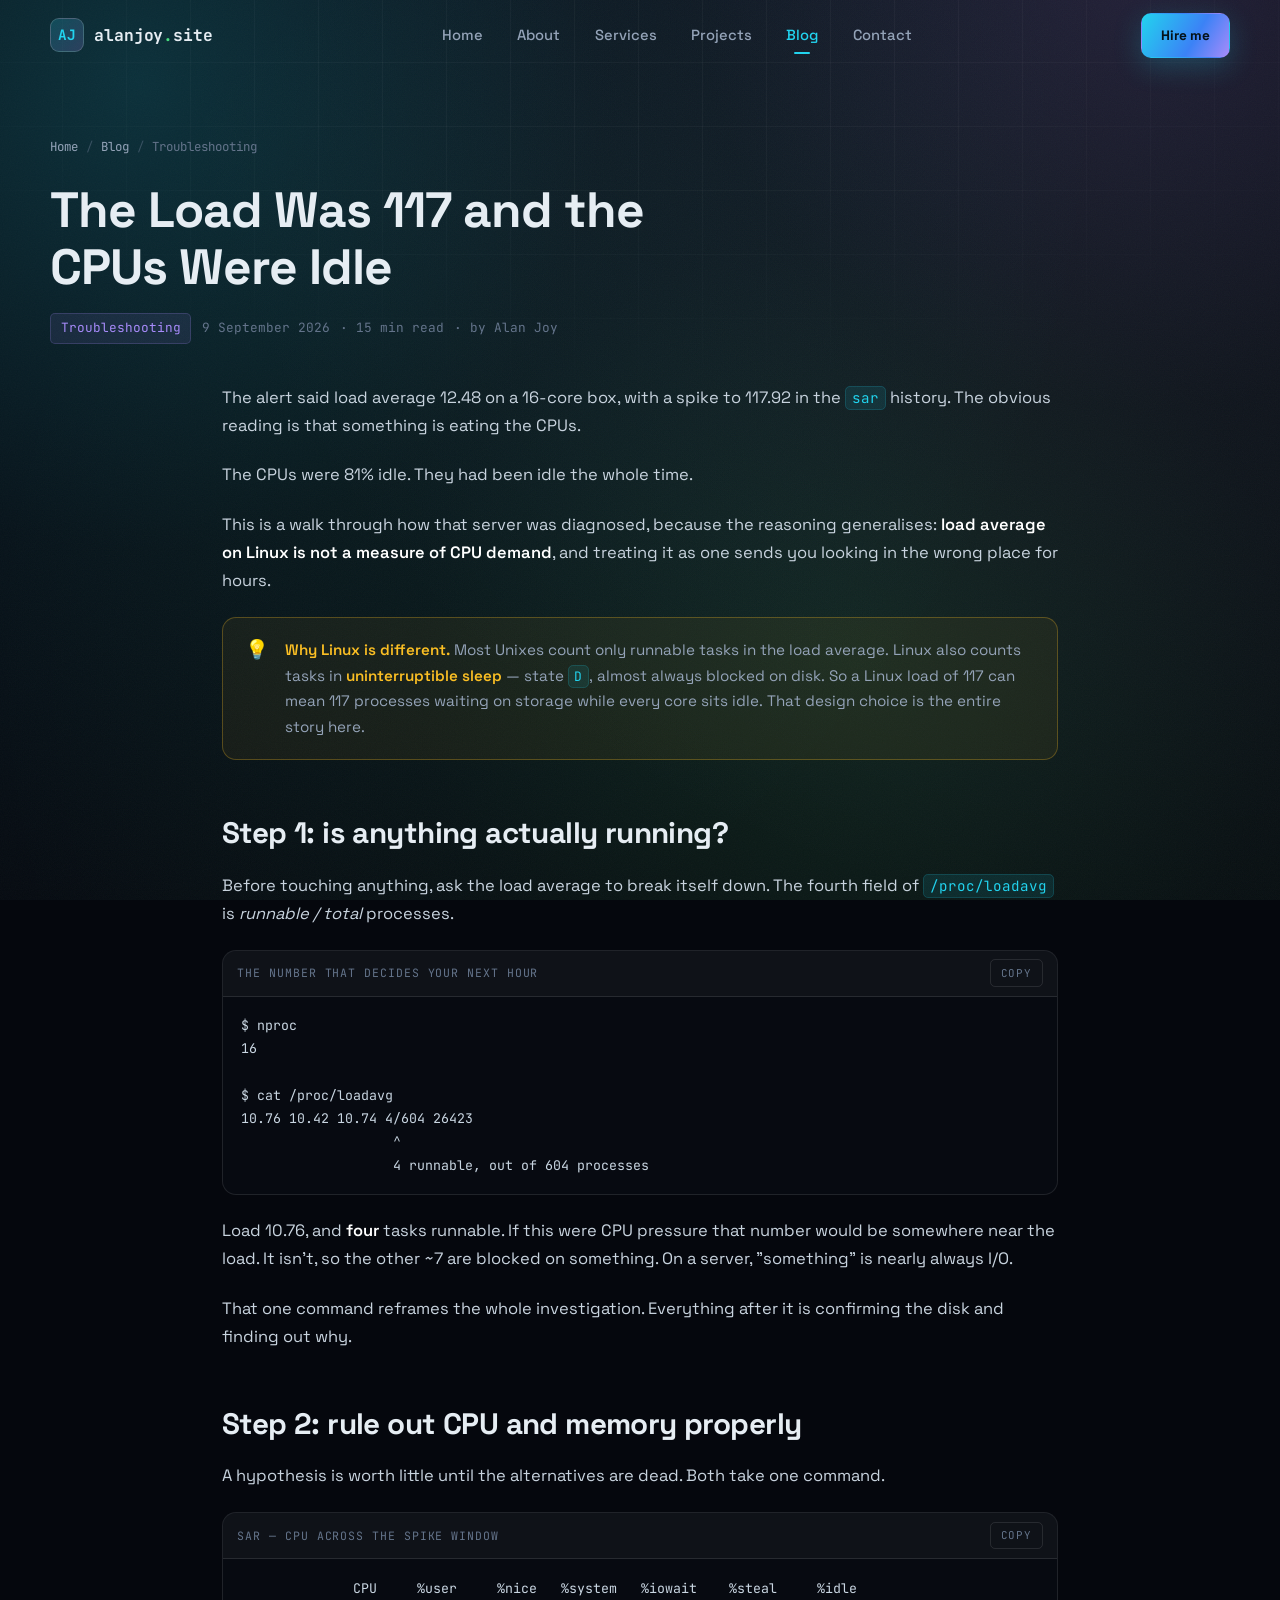
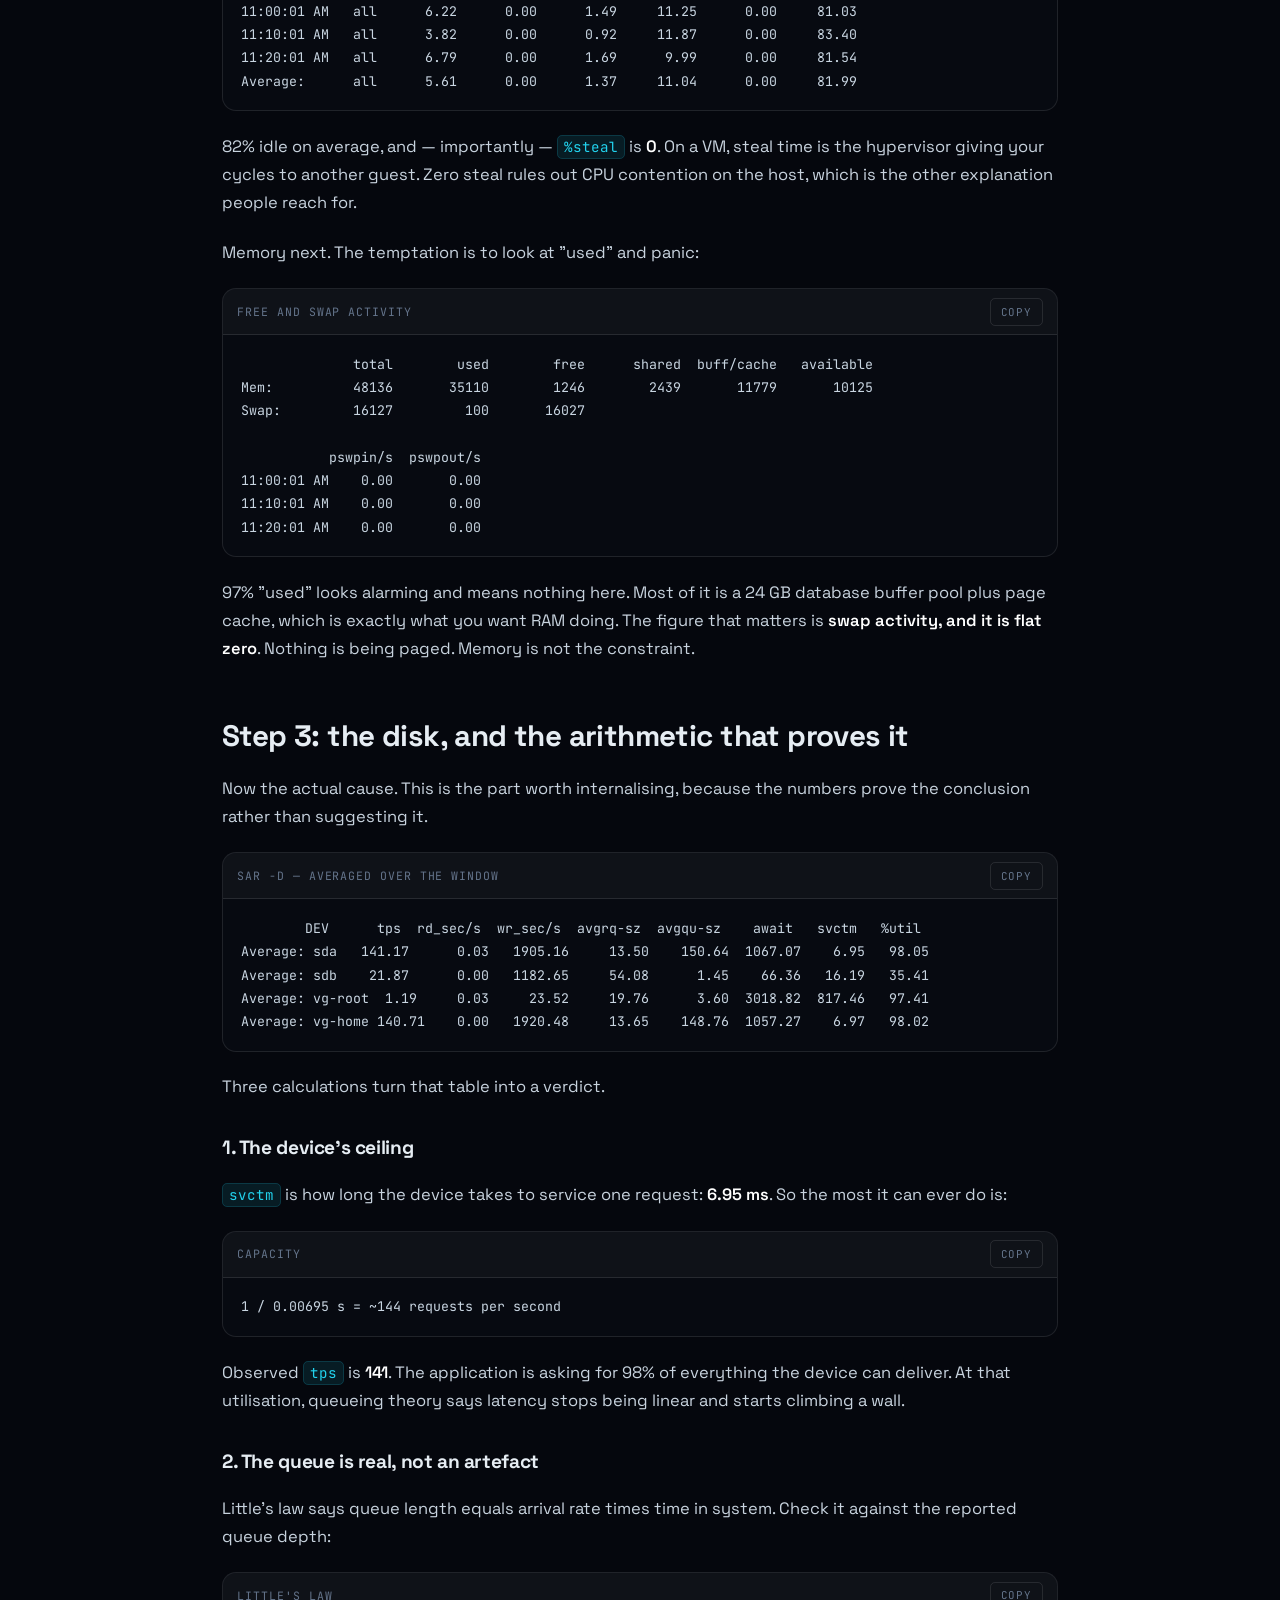
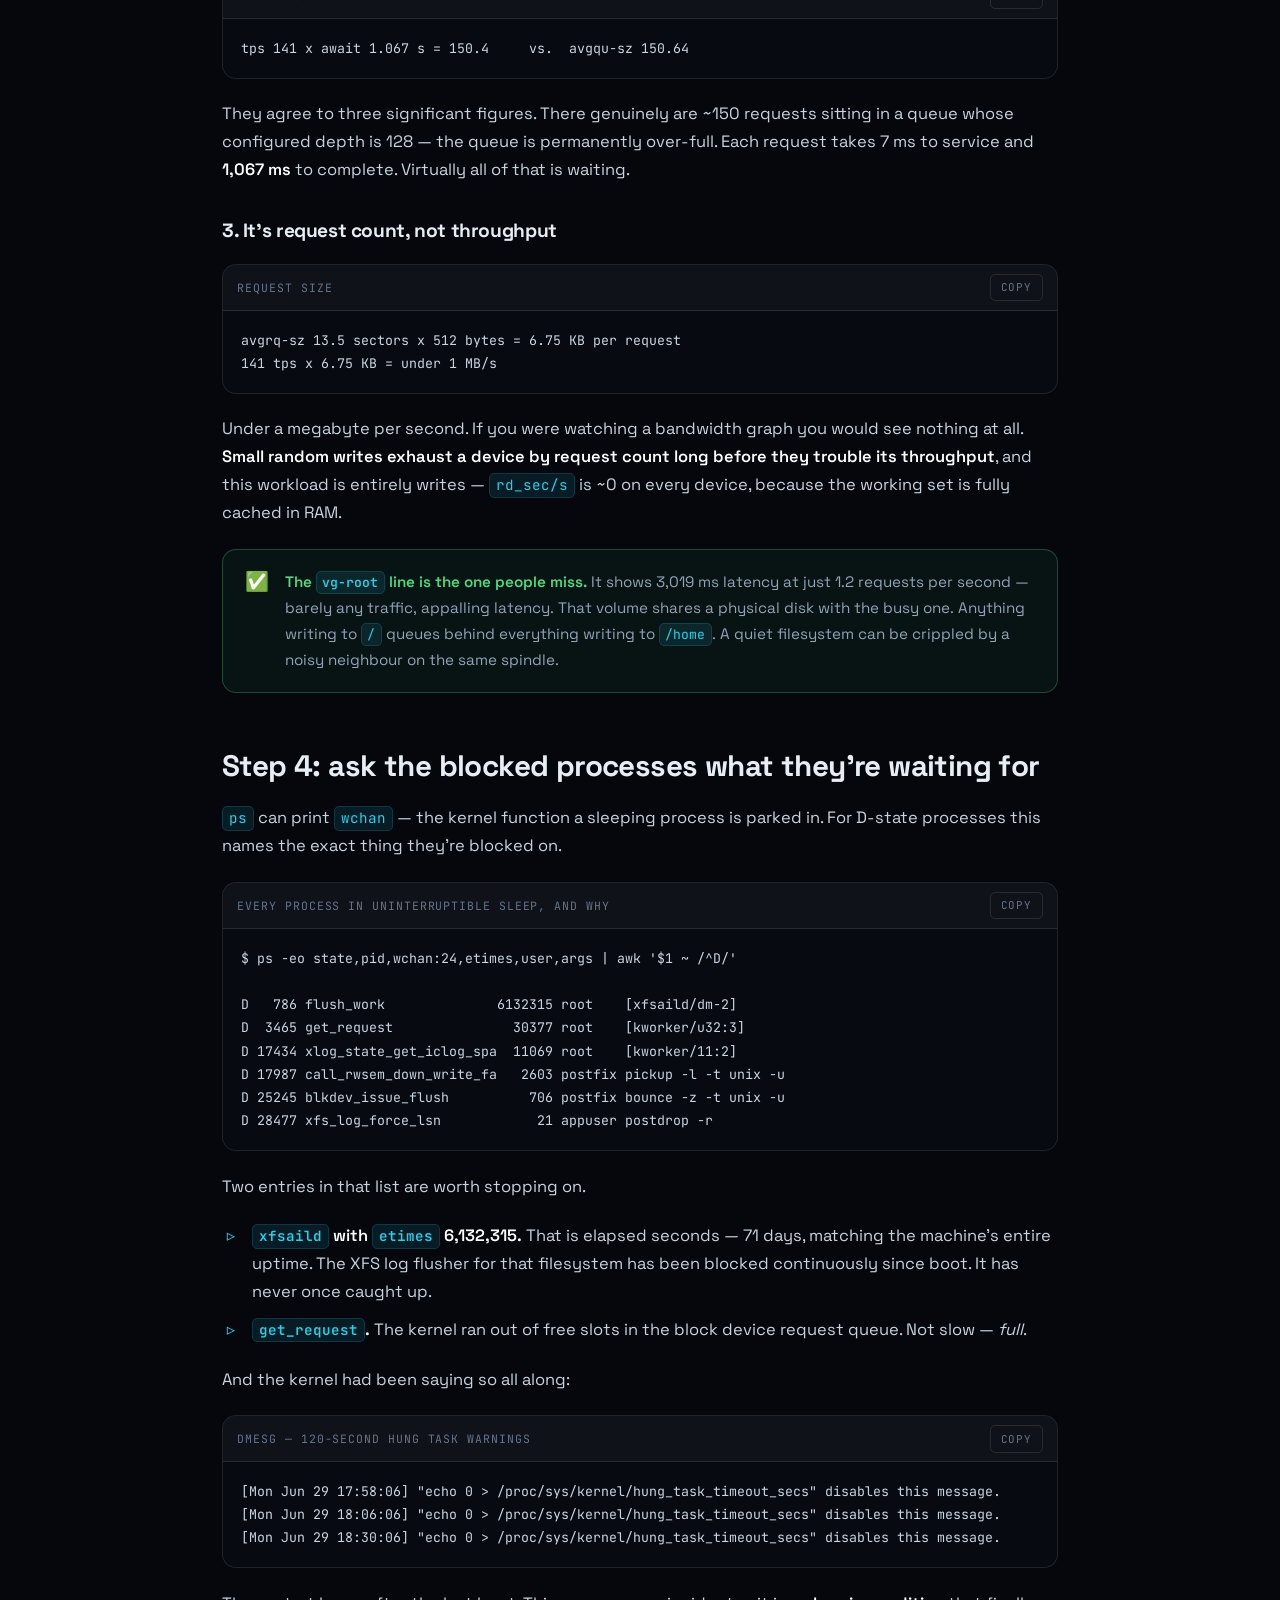
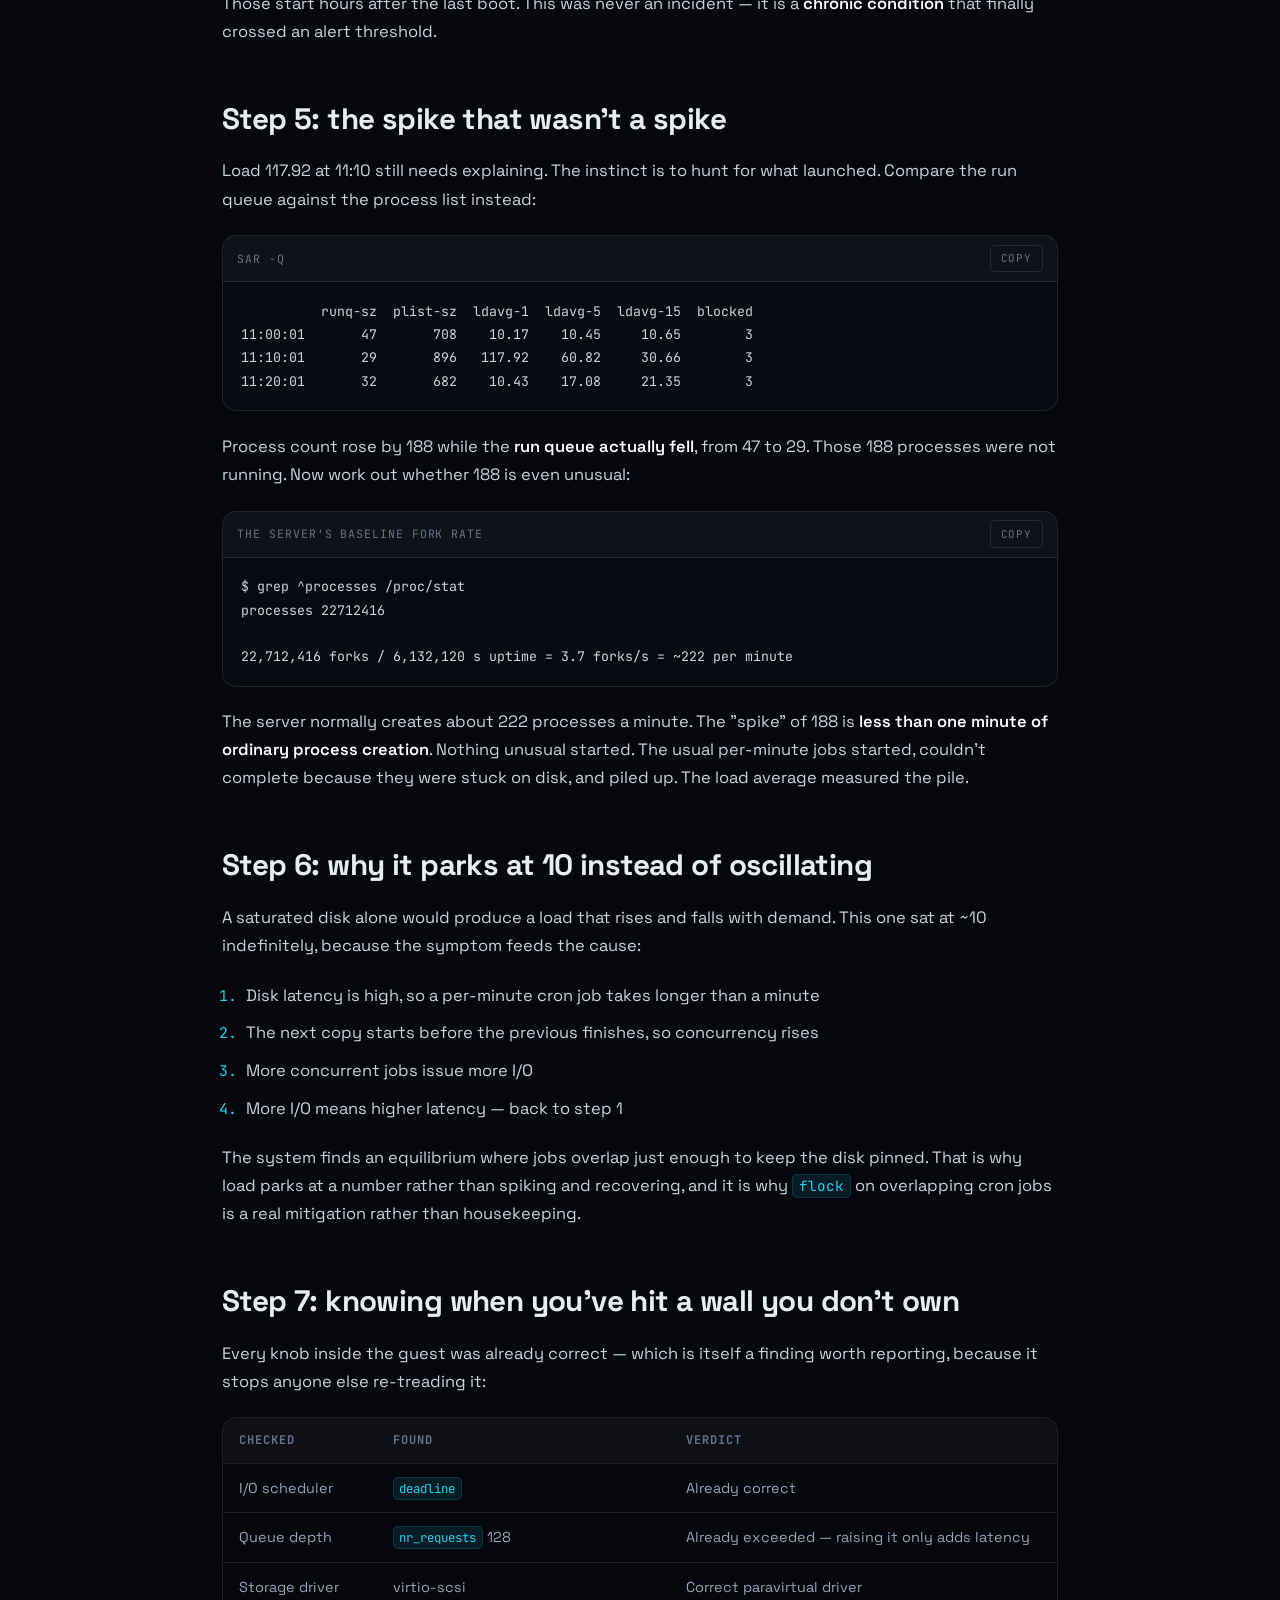
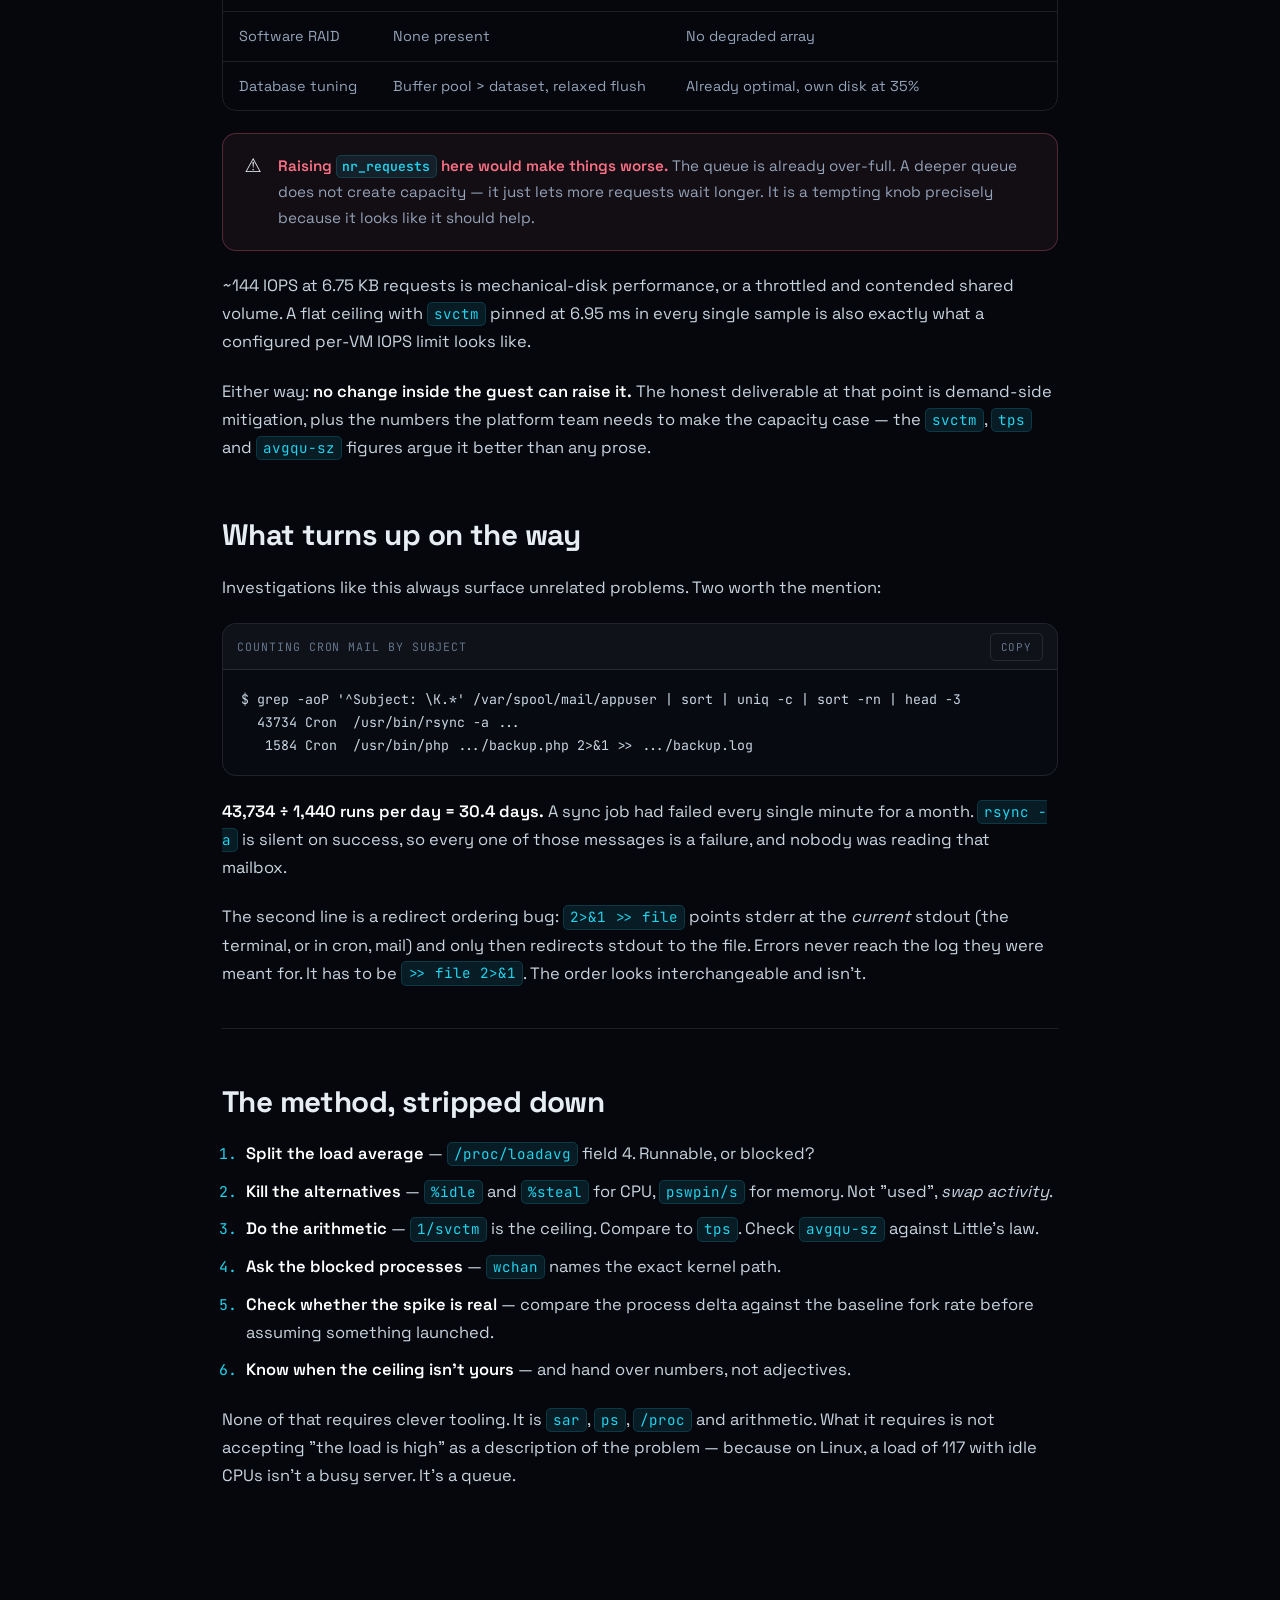
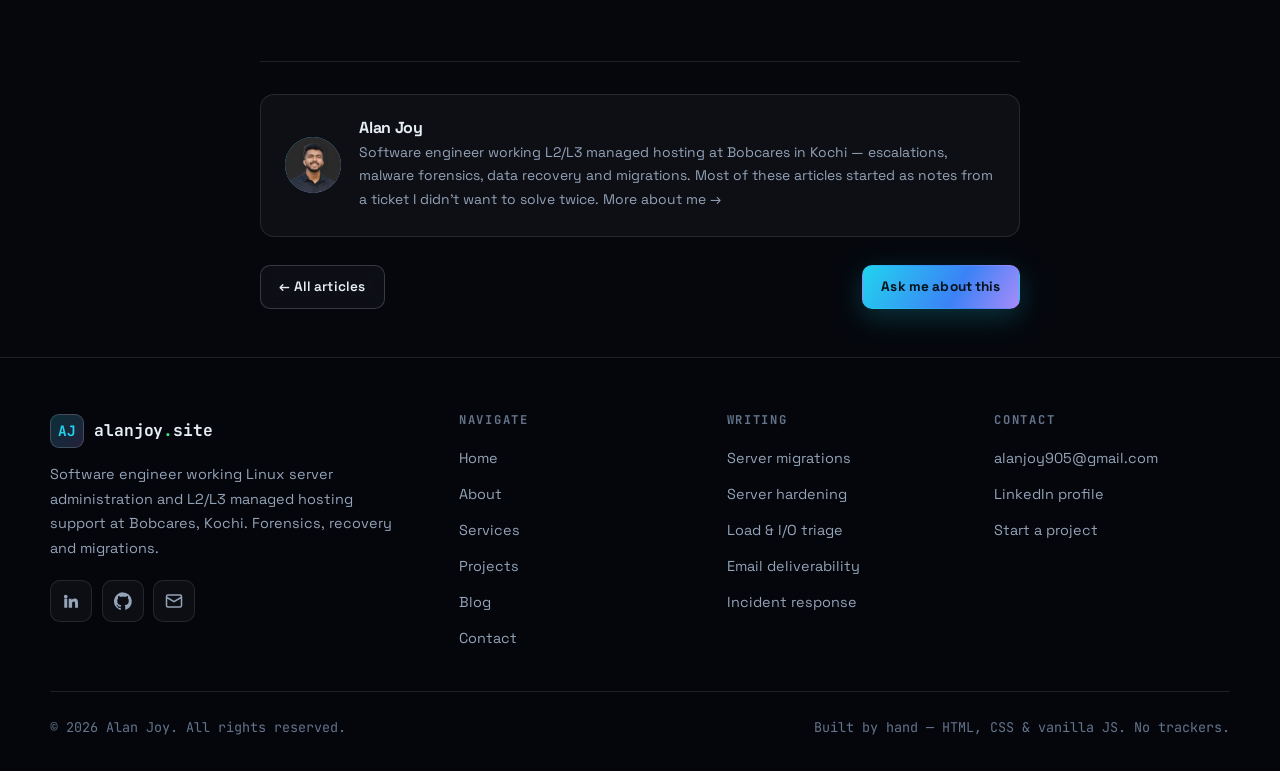
<file: posts/load-average-lies-io-saturation.html>
<!DOCTYPE html>
<html lang="en">
<head>
<meta charset="utf-8">
<meta name="viewport" content="width=device-width, initial-scale=1">
<meta name="author" content="Alan Joy">
<meta name="theme-color" content="#05070d">
<link rel="preconnect" href="https://fonts.googleapis.com">
<link rel="preconnect" href="https://fonts.gstatic.com" crossorigin>
<link href="https://fonts.googleapis.com/css2?family=Space+Grotesk:wght@400;500;600;700&family=JetBrains+Mono:wght@400;500;700&display=swap" rel="stylesheet">
<link rel="stylesheet" href="../assets/css/main.css?v=3">
<link rel="icon" href="data:image/svg+xml,%3Csvg xmlns='http://www.w3.org/2000/svg' viewBox='0 0 64 64'%3E%3Crect width='64' height='64' rx='14' fill='%2305070d'/%3E%3Ctext x='32' y='43' font-family='monospace' font-size='30' font-weight='700' fill='%2322d3ee' text-anchor='middle'%3EAJ%3C/text%3E%3C/svg%3E">
<title>The Load Was 117 and the CPUs Were Idle — Alan Joy</title>
<meta name="description" content="A production server sat at load 10 with 82% idle CPUs. Splitting the load average, doing the arithmetic on svctm and Little’s law, and reading wchan on blocked processes to find a storage IOPS ceiling no guest-side change could raise.">
<link rel="canonical" href="https://alanjoy.site/posts/load-average-lies-io-saturation.html">
<meta property="og:type" content="website">
<meta property="og:title" content="The Load Was 117 and the CPUs Were Idle — Alan Joy">
<meta property="og:description" content="A production server sat at load 10 with 82% idle CPUs. Splitting the load average, doing the arithmetic on svctm and Little’s law, and reading wchan on blocked processes to find a storage IOPS ceiling no guest-side change could raise.">
<meta property="og:url" content="https://alanjoy.site/posts/load-average-lies-io-saturation.html">
<meta property="og:site_name" content="Alan Joy">
<meta name="twitter:card" content="summary_large_image">
<meta name="twitter:title" content="The Load Was 117 and the CPUs Were Idle — Alan Joy">
<meta name="twitter:description" content="A production server sat at load 10 with 82% idle CPUs. Splitting the load average, doing the arithmetic on svctm and Little’s law, and reading wchan on blocked processes to find a storage IOPS ceiling no guest-side change could raise.">
<noscript><style>.reveal{opacity:1!important;transform:none!important}</style></noscript>
</head>
<body data-page="blog" id="top">
<div class="progress-bar" id="progress"></div>

<div class="bg-layer" aria-hidden="true">
  <div class="bg-aurora"></div>
  <div class="bg-grid"></div>
  <div class="bg-noise"></div>
</div>

<a class="skip-link" href="#main">Skip to content</a>

<header class="nav" id="nav">
  <div class="nav__inner">
    <a href="../index.html" class="brand" aria-label="Alan Joy — home">
      <span class="brand__mark" aria-hidden="true">AJ</span>
      <span>alanjoy<span class="brand__dot">.</span>site</span>
    </a>

    <nav class="nav__links" aria-label="Primary">
      <a href="../index.html" data-nav="home">Home</a>
      <a href="../about.html" data-nav="about">About</a>
      <a href="../services.html" data-nav="services">Services</a>
      <a href="../projects.html" data-nav="projects">Projects</a>
      <a href="../blog.html" data-nav="blog">Blog</a>
      <a href="../contact.html" data-nav="contact">Contact</a>
    </nav>

    <div class="nav__actions">
      <a href="../contact.html" class="btn btn--primary btn--sm">Hire me</a>
      <button class="burger" id="burger" aria-label="Open menu" aria-expanded="false" aria-controls="drawer">
        <span></span><span></span><span></span>
      </button>
    </div>
  </div>
</header>

<div class="drawer" id="drawer">
  <a href="../index.html" data-nav="home">Home</a>
  <a href="../about.html" data-nav="about">About</a>
  <a href="../services.html" data-nav="services">Services</a>
  <a href="../projects.html" data-nav="projects">Projects</a>
  <a href="../blog.html" data-nav="blog">Blog</a>
  <a href="../contact.html" data-nav="contact">Contact</a>
  <a href="../contact.html" class="btn btn--primary">Hire me</a>
</div>

<main id="main">
<section class="post-hero">
  <div class="wrap">
    <nav class="breadcrumb" aria-label="Breadcrumb">
      <a href="../index.html">Home</a><span class="sep">/</span><a href="../blog.html">Blog</a><span class="sep">/</span><span>Troubleshooting</span>
    </nav>
    <h1 class="post-title">The Load Was 117 and the CPUs Were Idle</h1>
    <div class="post-meta">
      <span class="tag">Troubleshooting</span>
      <time datetime="2026-09-09">9 September 2026</time>
      <span>· 15 min read</span>
      <span>· by Alan Joy</span>
    </div>
  </div>
</section>

<article class="section" style="padding-top: 0;">
  <div class="wrap">
    <div class="article">
<p>
  The alert said load average 12.48 on a 16-core box, with a spike to 117.92 in the
  <code>sar</code> history. The obvious reading is that something is eating the CPUs.
</p>
<p>
  The CPUs were 81% idle. They had been idle the whole time.
</p>
<p>
  This is a walk through how that server was diagnosed, because the reasoning
  generalises: <strong>load average on Linux is not a measure of CPU demand</strong>, and
  treating it as one sends you looking in the wrong place for hours.
</p>

<div class="callout">
  <span class="callout__ico" aria-hidden="true">💡</span>
  <p><strong>Why Linux is different.</strong> Most Unixes count only runnable tasks in the load average. Linux also counts tasks in <strong>uninterruptible sleep</strong> — state <code>D</code>, almost always blocked on disk. So a Linux load of 117 can mean 117 processes waiting on storage while every core sits idle. That design choice is the entire story here.</p>
</div>

<h2 id="first-question">Step 1: is anything actually running?</h2>
<p>
  Before touching anything, ask the load average to break itself down. The fourth
  field of <code>/proc/loadavg</code> is <em>runnable / total</em> processes.
</p>

<div class="codeblock">
  <div class="codeblock__bar"><span>the number that decides your next hour</span><button class="copy-btn" type="button">Copy</button></div>
<pre><code>$ nproc
16

$ cat /proc/loadavg
10.76 10.42 10.74 4/604 26423
                   ^
                   4 runnable, out of 604 processes</code></pre>
</div>

<p>
  Load 10.76, and <strong>four</strong> tasks runnable. If this were CPU pressure that number
  would be somewhere near the load. It isn't, so the other ~7 are blocked on
  something. On a server, "something" is nearly always I/O.
</p>
<p>
  That one command reframes the whole investigation. Everything after it is
  confirming the disk and finding out why.
</p>

<h2 id="rule-out">Step 2: rule out CPU and memory properly</h2>
<p>
  A hypothesis is worth little until the alternatives are dead. Both take one command.
</p>

<div class="codeblock">
  <div class="codeblock__bar"><span>sar — CPU across the spike window</span><button class="copy-btn" type="button">Copy</button></div>
<pre><code>              CPU     %user     %nice   %system   %iowait    %steal     %idle
11:00:01 AM   all      6.22      0.00      1.49     11.25      0.00     81.03
11:10:01 AM   all      3.82      0.00      0.92     11.87      0.00     83.40
11:20:01 AM   all      6.79      0.00      1.69      9.99      0.00     81.54
Average:      all      5.61      0.00      1.37     11.04      0.00     81.99</code></pre>
</div>

<p>
  82% idle on average, and — importantly — <code>%steal</code> is <strong>0</strong>. On a VM,
  steal time is the hypervisor giving your cycles to another guest. Zero steal rules
  out CPU contention on the host, which is the other explanation people reach for.
</p>
<p>
  Memory next. The temptation is to look at "used" and panic:
</p>

<div class="codeblock">
  <div class="codeblock__bar"><span>free and swap activity</span><button class="copy-btn" type="button">Copy</button></div>
<pre><code>              total        used        free      shared  buff/cache   available
Mem:          48136       35110        1246        2439       11779       10125
Swap:         16127         100       16027

           pswpin/s  pswpout/s
11:00:01 AM    0.00       0.00
11:10:01 AM    0.00       0.00
11:20:01 AM    0.00       0.00</code></pre>
</div>

<p>
  97% "used" looks alarming and means nothing here. Most of it is a 24 GB database
  buffer pool plus page cache, which is exactly what you want RAM doing. The figure
  that matters is <strong>swap activity, and it is flat zero</strong>. Nothing is being paged.
  Memory is not the constraint.
</p>

<h2 id="the-disk">Step 3: the disk, and the arithmetic that proves it</h2>
<p>
  Now the actual cause. This is the part worth internalising, because the numbers
  prove the conclusion rather than suggesting it.
</p>

<div class="codeblock">
  <div class="codeblock__bar"><span>sar -d — averaged over the window</span><button class="copy-btn" type="button">Copy</button></div>
<pre><code>        DEV      tps  rd_sec/s  wr_sec/s  avgrq-sz  avgqu-sz    await   svctm   %util
Average: sda   141.17      0.03   1905.16     13.50    150.64  1067.07    6.95   98.05
Average: sdb    21.87      0.00   1182.65     54.08      1.45    66.36   16.19   35.41
Average: vg-root  1.19     0.03     23.52     19.76      3.60  3018.82  817.46   97.41
Average: vg-home 140.71    0.00   1920.48     13.65    148.76  1057.27    6.97   98.02</code></pre>
</div>

<p>Three calculations turn that table into a verdict.</p>

<h3>1. The device's ceiling</h3>
<p>
  <code>svctm</code> is how long the device takes to service one request: <strong>6.95 ms</strong>.
  So the most it can ever do is:
</p>
<div class="codeblock">
  <div class="codeblock__bar"><span>capacity</span><button class="copy-btn" type="button">Copy</button></div>
<pre><code>1 / 0.00695 s = ~144 requests per second</code></pre>
</div>
<p>
  Observed <code>tps</code> is <strong>141</strong>. The application is asking for 98% of everything
  the device can deliver. At that utilisation, queueing theory says latency stops
  being linear and starts climbing a wall.
</p>

<h3>2. The queue is real, not an artefact</h3>
<p>
  Little's law says queue length equals arrival rate times time in system. Check it
  against the reported queue depth:
</p>
<div class="codeblock">
  <div class="codeblock__bar"><span>Little's law</span><button class="copy-btn" type="button">Copy</button></div>
<pre><code>tps 141 x await 1.067 s = 150.4     vs.  avgqu-sz 150.64</code></pre>
</div>
<p>
  They agree to three significant figures. There genuinely are ~150 requests sitting
  in a queue whose configured depth is 128 — the queue is permanently over-full.
  Each request takes 7 ms to service and <strong>1,067 ms</strong> to complete. Virtually all
  of that is waiting.
</p>

<h3>3. It's request count, not throughput</h3>
<div class="codeblock">
  <div class="codeblock__bar"><span>request size</span><button class="copy-btn" type="button">Copy</button></div>
<pre><code>avgrq-sz 13.5 sectors x 512 bytes = 6.75 KB per request
141 tps x 6.75 KB = under 1 MB/s</code></pre>
</div>
<p>
  Under a megabyte per second. If you were watching a bandwidth graph you would see
  nothing at all. <strong>Small random writes exhaust a device by request count long
  before they trouble its throughput</strong>, and this workload is entirely writes —
  <code>rd_sec/s</code> is ~0 on every device, because the working set is fully cached in RAM.
</p>

<div class="callout callout--ok">
  <span class="callout__ico" aria-hidden="true">✅</span>
  <p><strong>The <code>vg-root</code> line is the one people miss.</strong> It shows 3,019 ms latency at just 1.2 requests per second — barely any traffic, appalling latency. That volume shares a physical disk with the busy one. Anything writing to <code>/</code> queues behind everything writing to <code>/home</code>. A quiet filesystem can be crippled by a noisy neighbour on the same spindle.</p>
</div>

<h2 id="d-state">Step 4: ask the blocked processes what they're waiting for</h2>
<p>
  <code>ps</code> can print <code>wchan</code> — the kernel function a sleeping process is parked in.
  For D-state processes this names the exact thing they're blocked on.
</p>

<div class="codeblock">
  <div class="codeblock__bar"><span>every process in uninterruptible sleep, and why</span><button class="copy-btn" type="button">Copy</button></div>
<pre><code>$ ps -eo state,pid,wchan:24,etimes,user,args | awk '$1 ~ /^D/'

D   786 flush_work              6132315 root    [xfsaild/dm-2]
D  3465 get_request               30377 root    [kworker/u32:3]
D 17434 xlog_state_get_iclog_spa  11069 root    [kworker/11:2]
D 17987 call_rwsem_down_write_fa   2603 postfix pickup -l -t unix -u
D 25245 blkdev_issue_flush          706 postfix bounce -z -t unix -u
D 28477 xfs_log_force_lsn            21 appuser postdrop -r</code></pre>
</div>

<p>Two entries in that list are worth stopping on.</p>
<ul>
  <li>
    <strong><code>xfsaild</code> with <code>etimes</code> 6,132,315.</strong> That is elapsed seconds — 71 days,
    matching the machine's entire uptime. The XFS log flusher for that filesystem has
    been blocked continuously since boot. It has never once caught up.
  </li>
  <li>
    <strong><code>get_request</code>.</strong> The kernel ran out of free slots in the block device
    request queue. Not slow — <em>full</em>.
  </li>
</ul>

<p>And the kernel had been saying so all along:</p>

<div class="codeblock">
  <div class="codeblock__bar"><span>dmesg — 120-second hung task warnings</span><button class="copy-btn" type="button">Copy</button></div>
<pre><code>[Mon Jun 29 17:58:06] "echo 0 > /proc/sys/kernel/hung_task_timeout_secs" disables this message.
[Mon Jun 29 18:06:06] "echo 0 > /proc/sys/kernel/hung_task_timeout_secs" disables this message.
[Mon Jun 29 18:30:06] "echo 0 > /proc/sys/kernel/hung_task_timeout_secs" disables this message.</code></pre>
</div>

<p>
  Those start hours after the last boot. This was never an incident — it is a
  <strong>chronic condition</strong> that finally crossed an alert threshold.
</p>

<h2 id="the-spike">Step 5: the spike that wasn't a spike</h2>
<p>
  Load 117.92 at 11:10 still needs explaining. The instinct is to hunt for what
  launched. Compare the run queue against the process list instead:
</p>

<div class="codeblock">
  <div class="codeblock__bar"><span>sar -q</span><button class="copy-btn" type="button">Copy</button></div>
<pre><code>          runq-sz  plist-sz  ldavg-1  ldavg-5  ldavg-15  blocked
11:00:01       47       708    10.17    10.45     10.65        3
11:10:01       29       896   117.92    60.82     30.66        3
11:20:01       32       682    10.43    17.08     21.35        3</code></pre>
</div>

<p>
  Process count rose by 188 while the <strong>run queue actually fell</strong>, from 47 to 29.
  Those 188 processes were not running. Now work out whether 188 is even unusual:
</p>

<div class="codeblock">
  <div class="codeblock__bar"><span>the server's baseline fork rate</span><button class="copy-btn" type="button">Copy</button></div>
<pre><code>$ grep ^processes /proc/stat
processes 22712416

22,712,416 forks / 6,132,120 s uptime = 3.7 forks/s = ~222 per minute</code></pre>
</div>

<p>
  The server normally creates about 222 processes a minute. The "spike" of 188 is
  <strong>less than one minute of ordinary process creation</strong>. Nothing unusual started.
  The usual per-minute jobs started, couldn't complete because they were stuck on
  disk, and piled up. The load average measured the pile.
</p>

<h2 id="feedback">Step 6: why it parks at 10 instead of oscillating</h2>
<p>
  A saturated disk alone would produce a load that rises and falls with demand. This
  one sat at ~10 indefinitely, because the symptom feeds the cause:
</p>
<ol>
  <li>Disk latency is high, so a per-minute cron job takes longer than a minute</li>
  <li>The next copy starts before the previous finishes, so concurrency rises</li>
  <li>More concurrent jobs issue more I/O</li>
  <li>More I/O means higher latency — back to step 1</li>
</ol>
<p>
  The system finds an equilibrium where jobs overlap just enough to keep the disk
  pinned. That is why load parks at a number rather than spiking and recovering, and
  it is why <code>flock</code> on overlapping cron jobs is a real mitigation rather than
  housekeeping.
</p>

<h2 id="ceiling">Step 7: knowing when you've hit a wall you don't own</h2>
<p>
  Every knob inside the guest was already correct — which is itself a finding worth
  reporting, because it stops anyone else re-treading it:
</p>

<div class="table-wrap">
<table>
  <thead><tr><th>Checked</th><th>Found</th><th>Verdict</th></tr></thead>
  <tbody>
    <tr><td>I/O scheduler</td><td><code>deadline</code></td><td>Already correct</td></tr>
    <tr><td>Queue depth</td><td><code>nr_requests</code> 128</td><td>Already exceeded — raising it only adds latency</td></tr>
    <tr><td>Storage driver</td><td>virtio-scsi</td><td>Correct paravirtual driver</td></tr>
    <tr><td>Software RAID</td><td>None present</td><td>No degraded array</td></tr>
    <tr><td>Database tuning</td><td>Buffer pool &gt; dataset, relaxed flush</td><td>Already optimal, own disk at 35%</td></tr>
  </tbody>
</table>
</div>

<div class="callout callout--danger">
  <span class="callout__ico" aria-hidden="true">⚠️</span>
  <p><strong>Raising <code>nr_requests</code> here would make things worse.</strong> The queue is already over-full. A deeper queue does not create capacity — it just lets more requests wait longer. It is a tempting knob precisely because it looks like it should help.</p>
</div>

<p>
  ~144 IOPS at 6.75 KB requests is mechanical-disk performance, or a throttled and
  contended shared volume. A flat ceiling with <code>svctm</code> pinned at 6.95 ms in every
  single sample is also exactly what a configured per-VM IOPS limit looks like.
</p>
<p>
  Either way: <strong>no change inside the guest can raise it.</strong> The honest deliverable
  at that point is demand-side mitigation, plus the numbers the platform team needs
  to make the capacity case — the <code>svctm</code>, <code>tps</code> and <code>avgqu-sz</code> figures
  argue it better than any prose.
</p>

<h2 id="incidental">What turns up on the way</h2>
<p>
  Investigations like this always surface unrelated problems. Two worth the mention:
</p>

<div class="codeblock">
  <div class="codeblock__bar"><span>counting cron mail by subject</span><button class="copy-btn" type="button">Copy</button></div>
<pre><code>$ grep -aoP '^Subject: \K.*' /var/spool/mail/appuser | sort | uniq -c | sort -rn | head -3
  43734 Cron  /usr/bin/rsync -a ...
   1584 Cron  /usr/bin/php .../backup.php 2>&1 >> .../backup.log</code></pre>
</div>

<p>
  <strong>43,734 ÷ 1,440 runs per day = 30.4 days.</strong> A sync job had failed every single
  minute for a month. <code>rsync -a</code> is silent on success, so every one of those
  messages is a failure, and nobody was reading that mailbox.
</p>
<p>
  The second line is a redirect ordering bug: <code>2&gt;&amp;1 &gt;&gt; file</code> points stderr at the
  <em>current</em> stdout (the terminal, or in cron, mail) and only then redirects stdout
  to the file. Errors never reach the log they were meant for. It has to be
  <code>&gt;&gt; file 2&gt;&amp;1</code>. The order looks interchangeable and isn't.
</p>

<hr>

<h2 id="method">The method, stripped down</h2>
<ol>
  <li><strong>Split the load average</strong> — <code>/proc/loadavg</code> field 4. Runnable, or blocked?</li>
  <li><strong>Kill the alternatives</strong> — <code>%idle</code> and <code>%steal</code> for CPU, <code>pswpin/s</code> for memory. Not "used", <em>swap activity</em>.</li>
  <li><strong>Do the arithmetic</strong> — <code>1/svctm</code> is the ceiling. Compare to <code>tps</code>. Check <code>avgqu-sz</code> against Little's law.</li>
  <li><strong>Ask the blocked processes</strong> — <code>wchan</code> names the exact kernel path.</li>
  <li><strong>Check whether the spike is real</strong> — compare the process delta against the baseline fork rate before assuming something launched.</li>
  <li><strong>Know when the ceiling isn't yours</strong> — and hand over numbers, not adjectives.</li>
</ol>

<p>
  None of that requires clever tooling. It is <code>sar</code>, <code>ps</code>, <code>/proc</code> and
  arithmetic. What it requires is not accepting "the load is high" as a description of
  the problem — because on Linux, a load of 117 with idle CPUs isn't a busy server.
  It's a queue.
</p>
    </div>
  </div>
</article>

<div class="wrap">
  <div class="post-footer">
    <div class="author-box reveal">
      <span class="av" aria-hidden="true">AJ<img class="avatar__img" src="../assets/img/alan-joy.jpg" alt="" width="56" height="56" decoding="async" loading="lazy"></span>
      <div>
        <h4>Alan Joy</h4>
        <p>
          Software engineer working L2/L3 managed hosting at Bobcares in Kochi —
          escalations, malware forensics, data recovery and migrations. Most of these
          articles started as notes from a ticket I didn't want to solve twice.
          <a href="../about.html">More about me →</a>
        </p>
      </div>
    </div>

    <div class="post-nav">
      <a href="../blog.html" class="btn btn--ghost btn--sm">← All articles</a>
      <a href="../contact.html" class="btn btn--primary btn--sm">Ask me about this</a>
    </div>
  </div>
</div>

<script type="application/ld+json">
{
  "@context": "https://schema.org",
  "@type": "BlogPosting",
  "headline": "The Load Was 117 and the CPUs Were Idle",
  "description": "A production server sat at load 10 with 82% idle CPUs. Splitting the load average, doing the arithmetic on svctm and Little’s law, and reading wchan on blocked processes to find a storage IOPS ceiling no guest-side change could raise.",
  "datePublished": "2026-09-09",
  "author": { "@type": "Person", "name": "Alan Joy", "url": "https://alanjoy.site/about.html" },
  "publisher": { "@type": "Person", "name": "Alan Joy" },
  "mainEntityOfPage": "https://alanjoy.site/posts/load-average-lies-io-saturation.html",
  "keywords": "Troubleshooting, load average, IO saturation, sar, linux, server administration"
}
</script>

</main>

<footer class="footer">
  <div class="wrap">
    <div class="footer__grid">
      <div class="footer__about">
        <a href="../index.html" class="brand">
          <span class="brand__mark" aria-hidden="true">AJ</span>
          <span>alanjoy<span class="brand__dot">.</span>site</span>
        </a>
        <p>Software engineer working Linux server administration and L2/L3 managed hosting support at Bobcares, Kochi. Forensics, recovery and migrations.</p>
        <div class="social-row">
          <a href="https://www.linkedin.com/in/alan-joy-6967731a7/" target="_blank" rel="noopener" aria-label="LinkedIn">
            <svg viewBox="0 0 24 24" fill="currentColor" aria-hidden="true"><path d="M4.98 3.5a2.5 2.5 0 1 1 0 5 2.5 2.5 0 0 1 0-5zM3 9h4v12H3zM9 9h3.8v1.7h.05c.53-1 1.83-2.05 3.77-2.05 4.03 0 4.78 2.65 4.78 6.1V21h-4v-5.5c0-1.31-.03-3-1.83-3-1.83 0-2.11 1.43-2.11 2.9V21H9z"/></svg>
          </a>
          <a href="https://github.com/careersalanjantony-bit" target="_blank" rel="noopener" aria-label="GitHub">
            <svg viewBox="0 0 24 24" fill="currentColor" aria-hidden="true"><path d="M12 .5a12 12 0 0 0-3.79 23.4c.6.11.82-.26.82-.58v-2.2c-3.34.72-4.04-1.6-4.04-1.6-.55-1.4-1.34-1.77-1.34-1.77-1.09-.75.08-.73.08-.73 1.2.08 1.84 1.24 1.84 1.24 1.07 1.83 2.8 1.3 3.49 1 .1-.78.42-1.3.76-1.6-2.67-.3-5.47-1.34-5.47-5.96 0-1.32.47-2.4 1.24-3.24-.13-.3-.54-1.53.11-3.18 0 0 1.01-.32 3.3 1.24a11.5 11.5 0 0 1 6.01 0c2.29-1.56 3.3-1.24 3.3-1.24.65 1.65.24 2.88.12 3.18.77.84 1.23 1.92 1.23 3.24 0 4.63-2.8 5.65-5.48 5.95.43.37.81 1.1.81 2.22v3.3c0 .32.22.7.83.58A12 12 0 0 0 12 .5z"/></svg>
          </a>
          <a href="mailto:alanjoy905@gmail.com" aria-label="Email">
            <svg viewBox="0 0 24 24" fill="none" stroke="currentColor" stroke-width="2" aria-hidden="true"><rect x="2" y="4" width="20" height="16" rx="2"/><path d="m2 7 10 6 10-6"/></svg>
          </a>
        </div>
      </div>

      <div>
        <h4>Navigate</h4>
        <ul>
          <li><a href="../index.html">Home</a></li>
          <li><a href="../about.html">About</a></li>
          <li><a href="../services.html">Services</a></li>
          <li><a href="../projects.html">Projects</a></li>
          <li><a href="../blog.html">Blog</a></li>
          <li><a href="../contact.html">Contact</a></li>
        </ul>
      </div>

      <div>
        <h4>Writing</h4>
        <ul>
          <li><a href="../posts/zero-downtime-cpanel-migration.html">Server migrations</a></li>
          <li><a href="../posts/linux-server-hardening-checklist.html">Server hardening</a></li>
          <li><a href="../posts/load-average-lies-io-saturation.html">Load &amp; I/O triage</a></li>
          <li><a href="../posts/email-deliverability-spf-dkim-dmarc.html">Email deliverability</a></li>
          <li><a href="../posts/detecting-a-compromised-server.html">Incident response</a></li>
        </ul>
      </div>

      <div>
        <h4>Contact</h4>
        <ul>
          <li><a href="mailto:alanjoy905@gmail.com">alanjoy905@gmail.com</a></li>
          <li><a href="https://www.linkedin.com/in/alan-joy-6967731a7/" target="_blank" rel="noopener">LinkedIn profile</a></li>
          <li><a href="../contact.html">Start a project</a></li>
        </ul>
      </div>
    </div>

    <div class="footer__bottom">
      <p>&copy; <span data-year>2026</span> Alan Joy. All rights reserved.</p>
      <p>Built by hand — HTML, CSS &amp; vanilla JS. No trackers.</p>
    </div>
  </div>
</footer>

<button class="to-top" aria-label="Back to top">
  <svg width="18" height="18" viewBox="0 0 24 24" fill="none" stroke="currentColor" stroke-width="2" aria-hidden="true"><path d="M12 19V5M5 12l7-7 7 7"/></svg>
</button>

<script src="../assets/js/main.js?v=3"></script>

</body>
</html>
</file>
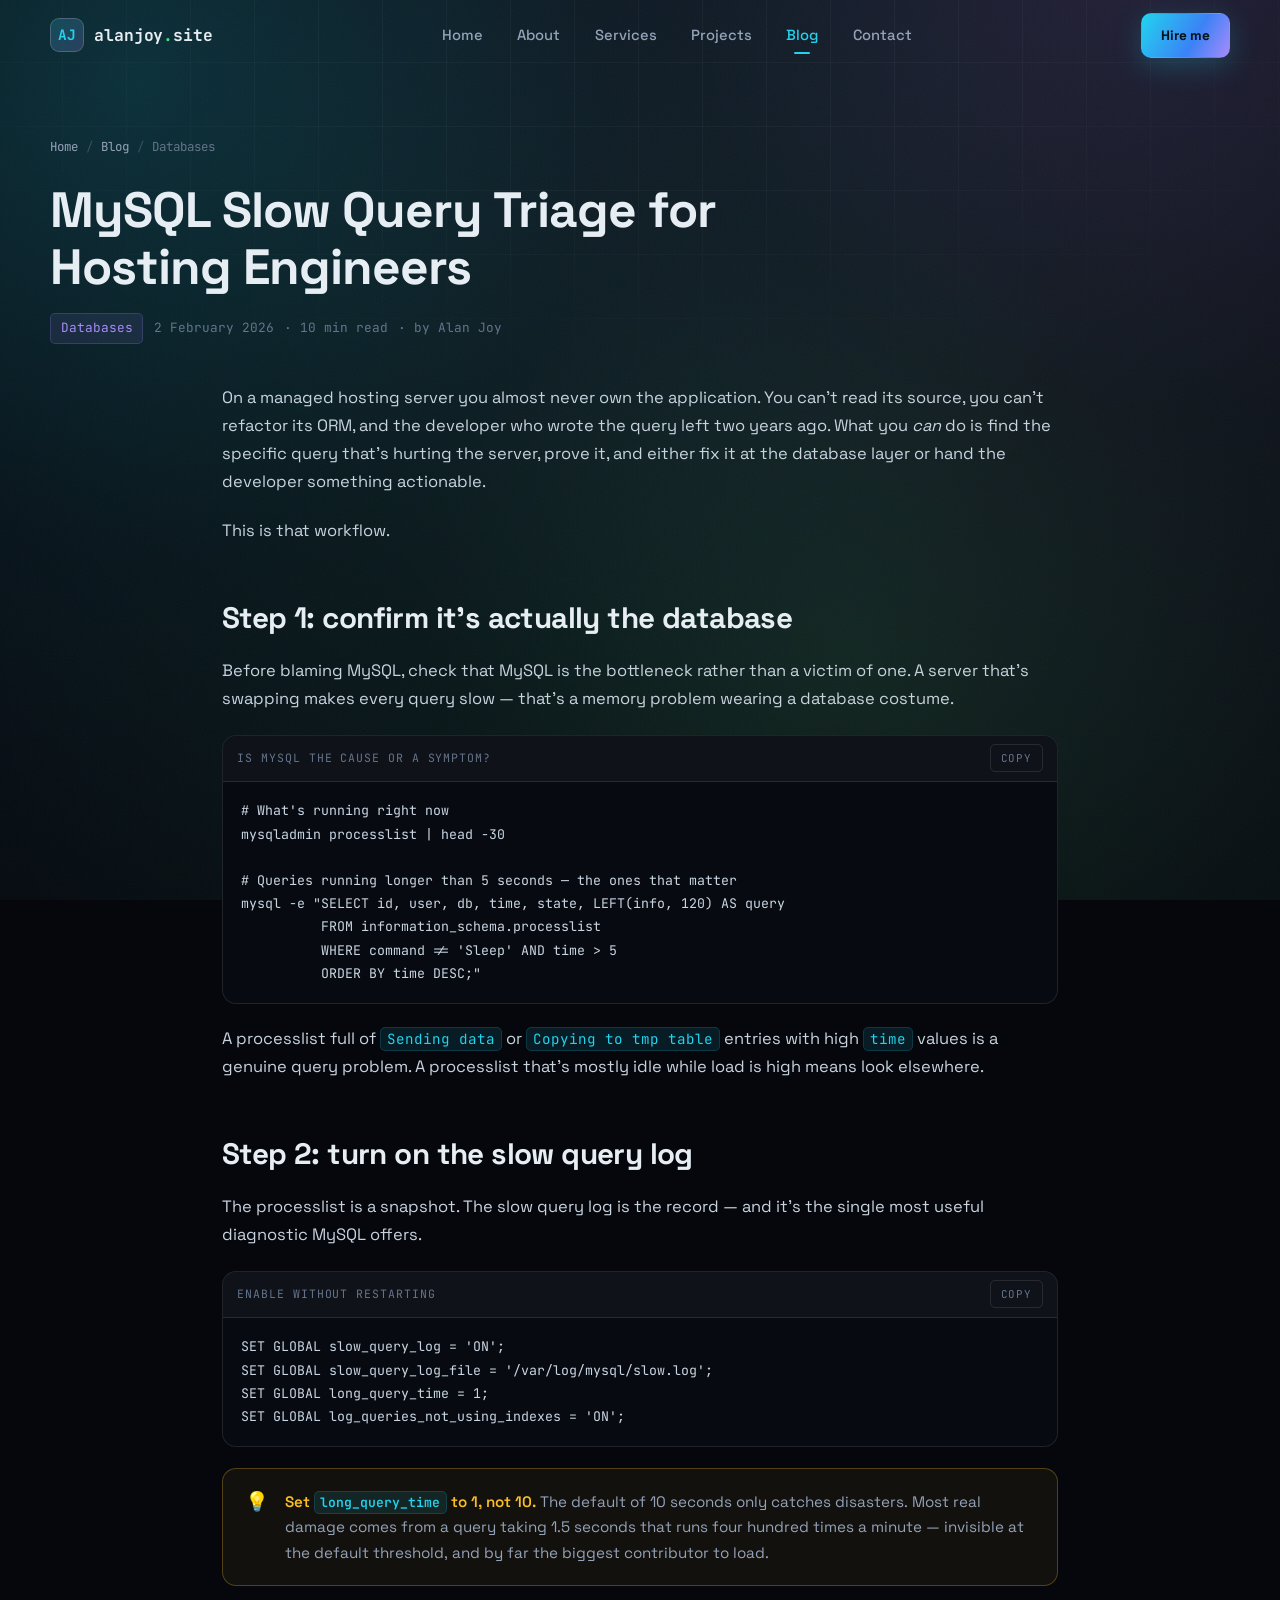
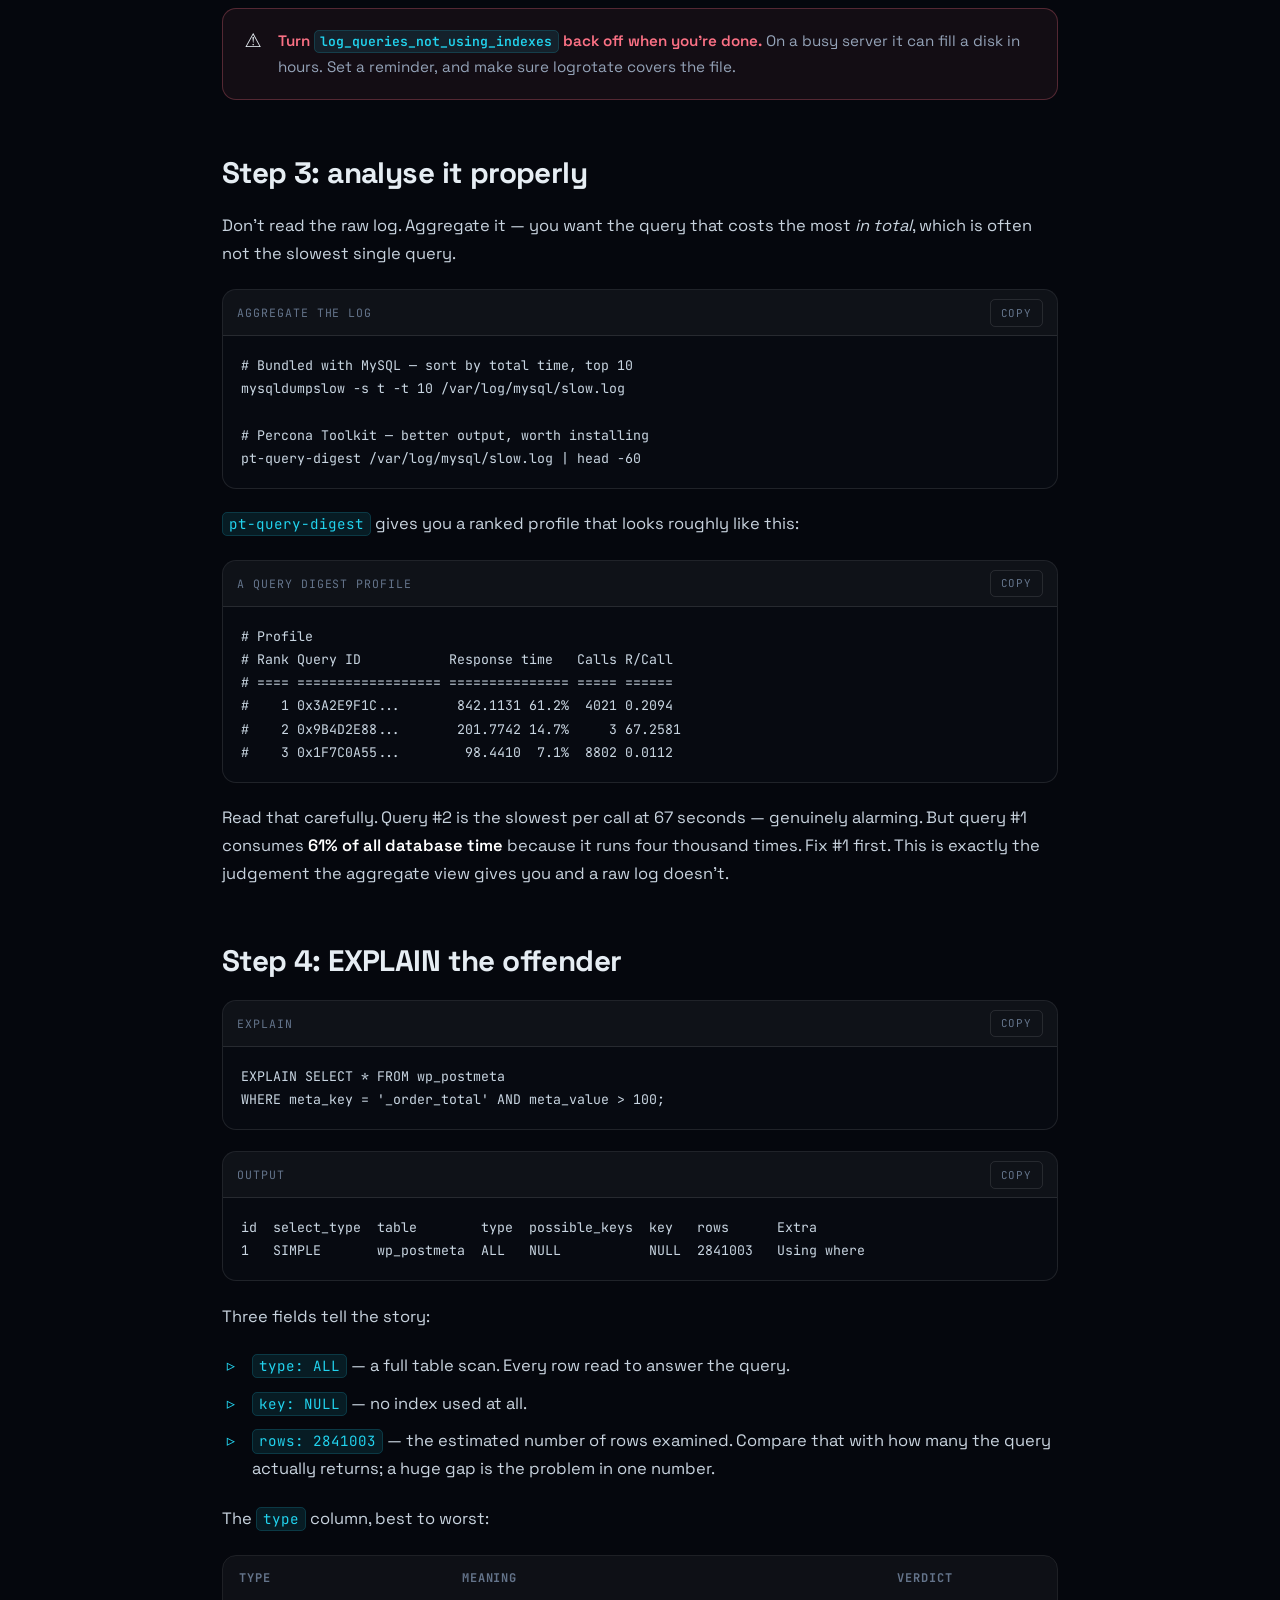
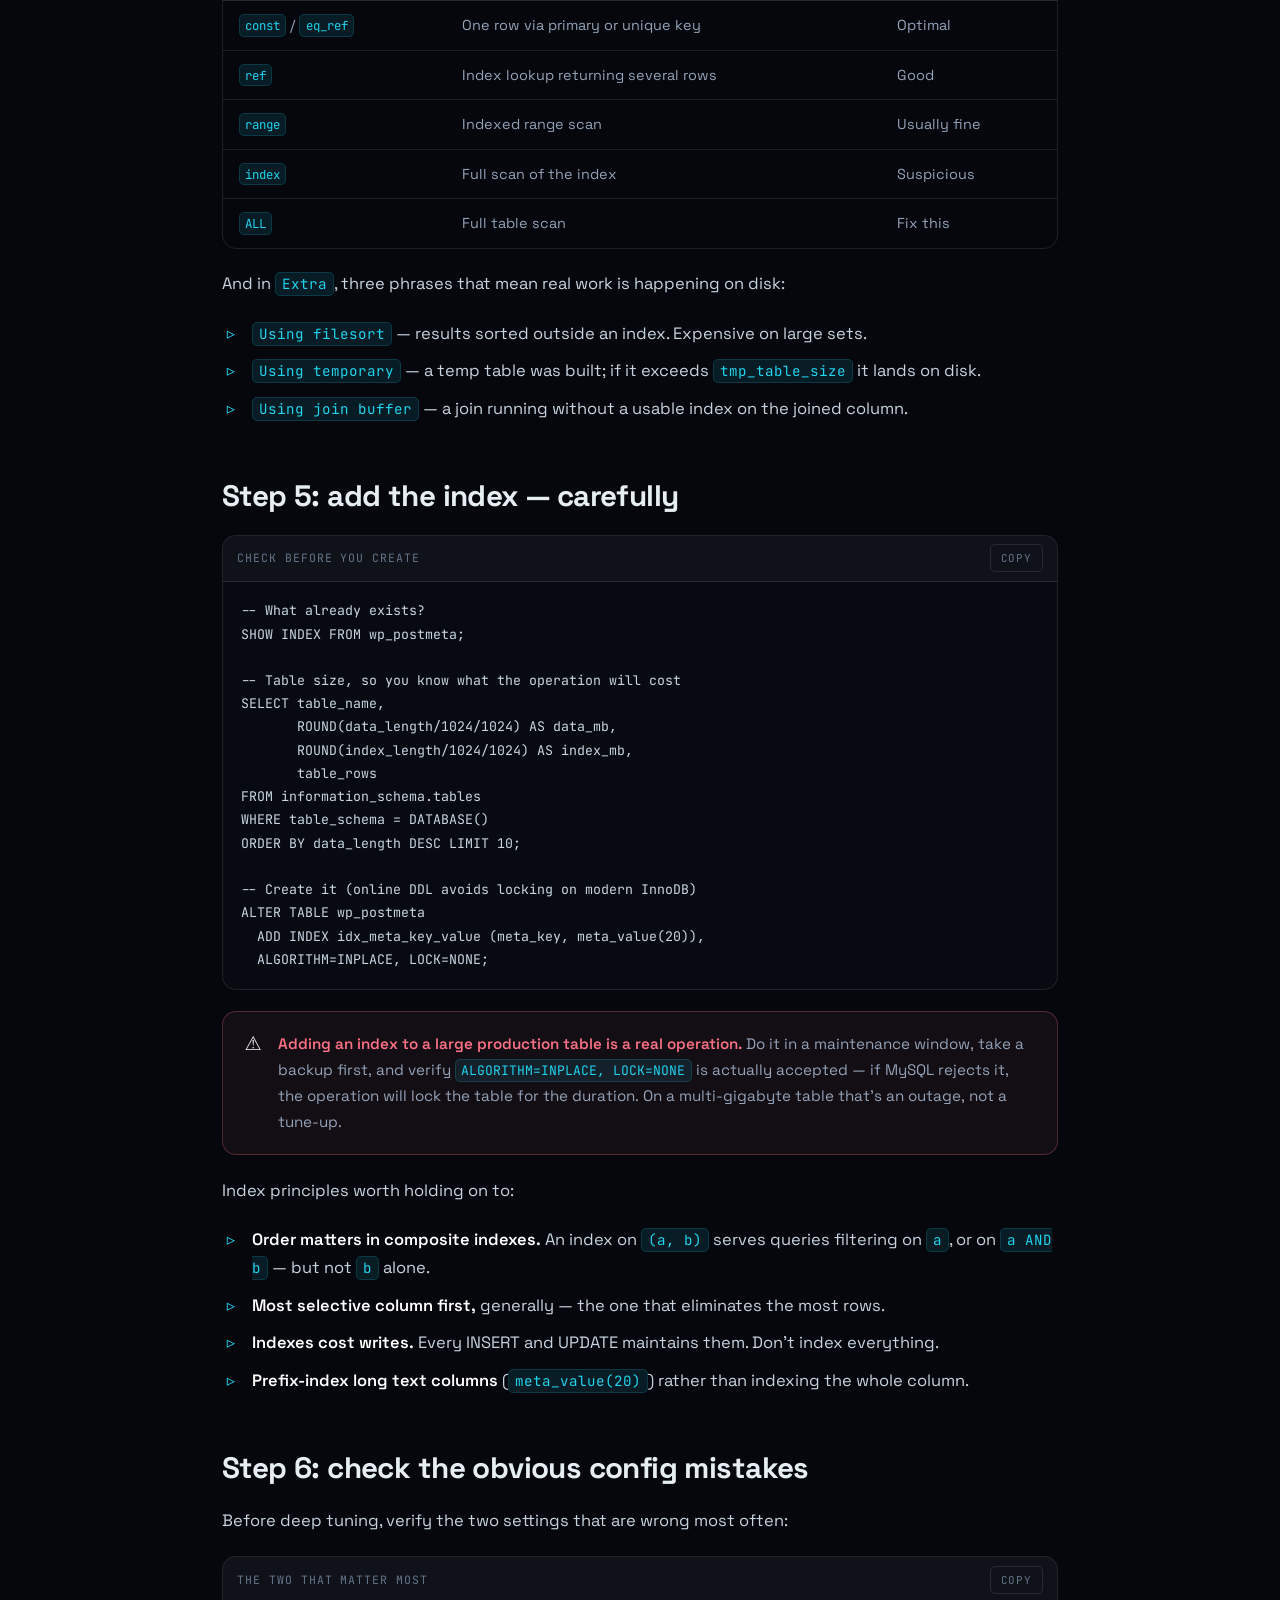
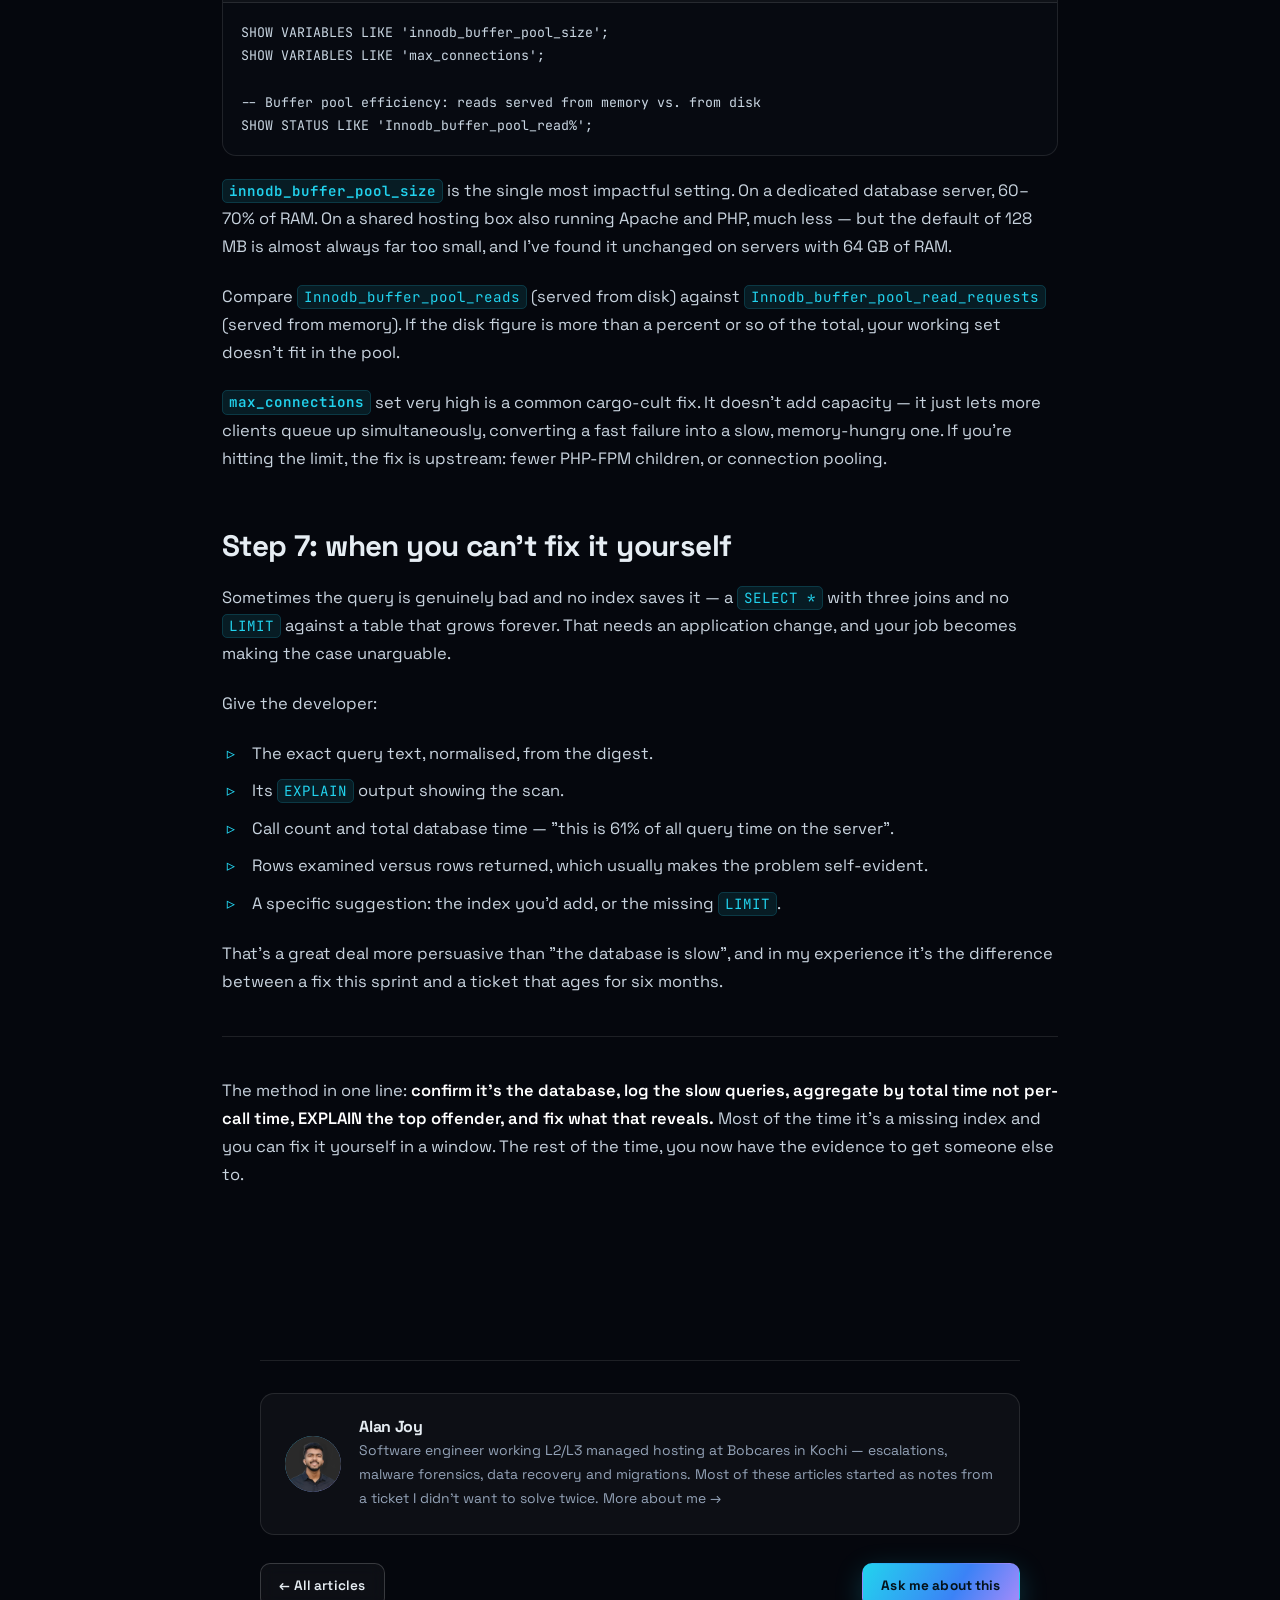
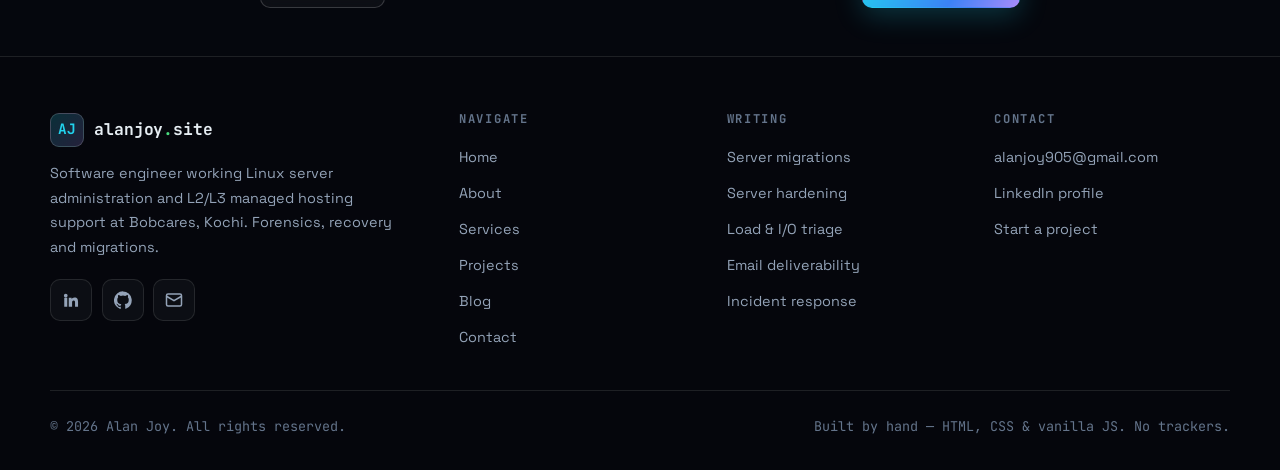
<file: posts/mysql-slow-query-triage.html>
<!DOCTYPE html>
<html lang="en">
<head>
<meta charset="utf-8">
<meta name="viewport" content="width=device-width, initial-scale=1">
<meta name="author" content="Alan Joy">
<meta name="theme-color" content="#05070d">
<link rel="preconnect" href="https://fonts.googleapis.com">
<link rel="preconnect" href="https://fonts.gstatic.com" crossorigin>
<link href="https://fonts.googleapis.com/css2?family=Space+Grotesk:wght@400;500;600;700&family=JetBrains+Mono:wght@400;500;700&display=swap" rel="stylesheet">
<link rel="stylesheet" href="../assets/css/main.css?v=3">
<link rel="icon" href="data:image/svg+xml,%3Csvg xmlns='http://www.w3.org/2000/svg' viewBox='0 0 64 64'%3E%3Crect width='64' height='64' rx='14' fill='%2305070d'/%3E%3Ctext x='32' y='43' font-family='monospace' font-size='30' font-weight='700' fill='%2322d3ee' text-anchor='middle'%3EAJ%3C/text%3E%3C/svg%3E">
<title>MySQL Slow Query Triage for Hosting Engineers — Alan Joy</title>
<meta name="description" content="How to find the query hurting your MySQL server when you do not own the application: slow query log, pt-query-digest, EXPLAIN, safe index creation and the config defaults that matter.">
<link rel="canonical" href="https://alanjoy.site/posts/mysql-slow-query-triage.html">
<meta property="og:type" content="website">
<meta property="og:title" content="MySQL Slow Query Triage for Hosting Engineers — Alan Joy">
<meta property="og:description" content="How to find the query hurting your MySQL server when you do not own the application: slow query log, pt-query-digest, EXPLAIN, safe index creation and the config defaults that matter.">
<meta property="og:url" content="https://alanjoy.site/posts/mysql-slow-query-triage.html">
<meta property="og:site_name" content="Alan Joy">
<meta name="twitter:card" content="summary_large_image">
<meta name="twitter:title" content="MySQL Slow Query Triage for Hosting Engineers — Alan Joy">
<meta name="twitter:description" content="How to find the query hurting your MySQL server when you do not own the application: slow query log, pt-query-digest, EXPLAIN, safe index creation and the config defaults that matter.">
<noscript><style>.reveal{opacity:1!important;transform:none!important}</style></noscript>
</head>
<body data-page="blog" id="top">
<div class="progress-bar" id="progress"></div>

<div class="bg-layer" aria-hidden="true">
  <div class="bg-aurora"></div>
  <div class="bg-grid"></div>
  <div class="bg-noise"></div>
</div>

<a class="skip-link" href="#main">Skip to content</a>

<header class="nav" id="nav">
  <div class="nav__inner">
    <a href="../index.html" class="brand" aria-label="Alan Joy — home">
      <span class="brand__mark" aria-hidden="true">AJ</span>
      <span>alanjoy<span class="brand__dot">.</span>site</span>
    </a>

    <nav class="nav__links" aria-label="Primary">
      <a href="../index.html" data-nav="home">Home</a>
      <a href="../about.html" data-nav="about">About</a>
      <a href="../services.html" data-nav="services">Services</a>
      <a href="../projects.html" data-nav="projects">Projects</a>
      <a href="../blog.html" data-nav="blog">Blog</a>
      <a href="../contact.html" data-nav="contact">Contact</a>
    </nav>

    <div class="nav__actions">
      <a href="../contact.html" class="btn btn--primary btn--sm">Hire me</a>
      <button class="burger" id="burger" aria-label="Open menu" aria-expanded="false" aria-controls="drawer">
        <span></span><span></span><span></span>
      </button>
    </div>
  </div>
</header>

<div class="drawer" id="drawer">
  <a href="../index.html" data-nav="home">Home</a>
  <a href="../about.html" data-nav="about">About</a>
  <a href="../services.html" data-nav="services">Services</a>
  <a href="../projects.html" data-nav="projects">Projects</a>
  <a href="../blog.html" data-nav="blog">Blog</a>
  <a href="../contact.html" data-nav="contact">Contact</a>
  <a href="../contact.html" class="btn btn--primary">Hire me</a>
</div>

<main id="main">
<section class="post-hero">
  <div class="wrap">
    <nav class="breadcrumb" aria-label="Breadcrumb">
      <a href="../index.html">Home</a><span class="sep">/</span><a href="../blog.html">Blog</a><span class="sep">/</span><span>Databases</span>
    </nav>
    <h1 class="post-title">MySQL Slow Query Triage for Hosting Engineers</h1>
    <div class="post-meta">
      <span class="tag">Databases</span>
      <time datetime="2026-02-02">2 February 2026</time>
      <span>· 10 min read</span>
      <span>· by Alan Joy</span>
    </div>
  </div>
</section>

<article class="section" style="padding-top: 0;">
  <div class="wrap">
    <div class="article">
<p>
  On a managed hosting server you almost never own the application. You can't read its
  source, you can't refactor its ORM, and the developer who wrote the query left two years
  ago. What you <em>can</em> do is find the specific query that's hurting the server, prove it,
  and either fix it at the database layer or hand the developer something actionable.
</p>
<p>
  This is that workflow.
</p>

<h2 id="confirm">Step 1: confirm it's actually the database</h2>
<p>
  Before blaming MySQL, check that MySQL is the bottleneck rather than a victim of one.
  A server that's swapping makes every query slow — that's a memory problem wearing a
  database costume.
</p>

<div class="codeblock">
  <div class="codeblock__bar"><span>is MySQL the cause or a symptom?</span><button class="copy-btn" type="button">Copy</button></div>
<pre><code># What's running right now
mysqladmin processlist | head -30

# Queries running longer than 5 seconds — the ones that matter
mysql -e "SELECT id, user, db, time, state, LEFT(info, 120) AS query
          FROM information_schema.processlist
          WHERE command != 'Sleep' AND time > 5
          ORDER BY time DESC;"</code></pre>
</div>

<p>
  A processlist full of <code>Sending data</code> or <code>Copying to tmp table</code> entries with high
  <code>time</code> values is a genuine query problem. A processlist that's mostly idle while load
  is high means look elsewhere.
</p>

<h2 id="slowlog">Step 2: turn on the slow query log</h2>
<p>
  The processlist is a snapshot. The slow query log is the record — and it's the single most
  useful diagnostic MySQL offers.
</p>

<div class="codeblock">
  <div class="codeblock__bar"><span>enable without restarting</span><button class="copy-btn" type="button">Copy</button></div>
<pre><code>SET GLOBAL slow_query_log = 'ON';
SET GLOBAL slow_query_log_file = '/var/log/mysql/slow.log';
SET GLOBAL long_query_time = 1;
SET GLOBAL log_queries_not_using_indexes = 'ON';</code></pre>
</div>

<div class="callout">
  <span class="callout__ico" aria-hidden="true">💡</span>
  <p><strong>Set <code>long_query_time</code> to 1, not 10.</strong> The default of 10 seconds only catches disasters. Most real damage comes from a query taking 1.5 seconds that runs four hundred times a minute — invisible at the default threshold, and by far the biggest contributor to load.</p>
</div>

<div class="callout callout--danger">
  <span class="callout__ico" aria-hidden="true">⚠️</span>
  <p><strong>Turn <code>log_queries_not_using_indexes</code> back off when you're done.</strong> On a busy server it can fill a disk in hours. Set a reminder, and make sure logrotate covers the file.</p>
</div>

<h2 id="analyse">Step 3: analyse it properly</h2>
<p>
  Don't read the raw log. Aggregate it — you want the query that costs the most
  <em>in total</em>, which is often not the slowest single query.
</p>

<div class="codeblock">
  <div class="codeblock__bar"><span>aggregate the log</span><button class="copy-btn" type="button">Copy</button></div>
<pre><code># Bundled with MySQL — sort by total time, top 10
mysqldumpslow -s t -t 10 /var/log/mysql/slow.log

# Percona Toolkit — better output, worth installing
pt-query-digest /var/log/mysql/slow.log | head -60</code></pre>
</div>

<p><code>pt-query-digest</code> gives you a ranked profile that looks roughly like this:</p>

<div class="codeblock">
  <div class="codeblock__bar"><span>a query digest profile</span><button class="copy-btn" type="button">Copy</button></div>
<pre><code># Profile
# Rank Query ID           Response time   Calls R/Call
# ==== ================== =============== ===== ======
#    1 0x3A2E9F1C...       842.1131 61.2%  4021 0.2094
#    2 0x9B4D2E88...       201.7742 14.7%     3 67.2581
#    3 0x1F7C0A55...        98.4410  7.1%  8802 0.0112</code></pre>
</div>

<p>
  Read that carefully. Query #2 is the slowest per call at 67 seconds — genuinely alarming.
  But query #1 consumes <strong>61% of all database time</strong> because it runs four thousand times.
  Fix #1 first. This is exactly the judgement the aggregate view gives you and a raw log
  doesn't.
</p>

<h2 id="explain">Step 4: EXPLAIN the offender</h2>

<div class="codeblock">
  <div class="codeblock__bar"><span>EXPLAIN</span><button class="copy-btn" type="button">Copy</button></div>
<pre><code>EXPLAIN SELECT * FROM wp_postmeta
WHERE meta_key = '_order_total' AND meta_value > 100;</code></pre>
</div>

<div class="codeblock">
  <div class="codeblock__bar"><span>output</span><button class="copy-btn" type="button">Copy</button></div>
<pre><code>id  select_type  table        type  possible_keys  key   rows      Extra
1   SIMPLE       wp_postmeta  ALL   NULL           NULL  2841003   Using where</code></pre>
</div>

<p>Three fields tell the story:</p>
<ul>
  <li><code>type: ALL</code> — a full table scan. Every row read to answer the query.</li>
  <li><code>key: NULL</code> — no index used at all.</li>
  <li><code>rows: 2841003</code> — the estimated number of rows examined. Compare that with how many the query actually returns; a huge gap is the problem in one number.</li>
</ul>

<p>The <code>type</code> column, best to worst:</p>

<div class="table-wrap"><table>
  <thead><tr><th>type</th><th>Meaning</th><th>Verdict</th></tr></thead>
  <tbody>
    <tr><td><code>const</code> / <code>eq_ref</code></td><td>One row via primary or unique key</td><td>Optimal</td></tr>
    <tr><td><code>ref</code></td><td>Index lookup returning several rows</td><td>Good</td></tr>
    <tr><td><code>range</code></td><td>Indexed range scan</td><td>Usually fine</td></tr>
    <tr><td><code>index</code></td><td>Full scan of the index</td><td>Suspicious</td></tr>
    <tr><td><code>ALL</code></td><td>Full table scan</td><td>Fix this</td></tr>
  </tbody>
</table></div>

<p>And in <code>Extra</code>, three phrases that mean real work is happening on disk:</p>
<ul>
  <li><code>Using filesort</code> — results sorted outside an index. Expensive on large sets.</li>
  <li><code>Using temporary</code> — a temp table was built; if it exceeds <code>tmp_table_size</code> it lands on disk.</li>
  <li><code>Using join buffer</code> — a join running without a usable index on the joined column.</li>
</ul>

<h2 id="index">Step 5: add the index — carefully</h2>

<div class="codeblock">
  <div class="codeblock__bar"><span>check before you create</span><button class="copy-btn" type="button">Copy</button></div>
<pre><code>-- What already exists?
SHOW INDEX FROM wp_postmeta;

-- Table size, so you know what the operation will cost
SELECT table_name,
       ROUND(data_length/1024/1024) AS data_mb,
       ROUND(index_length/1024/1024) AS index_mb,
       table_rows
FROM information_schema.tables
WHERE table_schema = DATABASE()
ORDER BY data_length DESC LIMIT 10;

-- Create it (online DDL avoids locking on modern InnoDB)
ALTER TABLE wp_postmeta
  ADD INDEX idx_meta_key_value (meta_key, meta_value(20)),
  ALGORITHM=INPLACE, LOCK=NONE;</code></pre>
</div>

<div class="callout callout--danger">
  <span class="callout__ico" aria-hidden="true">⚠️</span>
  <p><strong>Adding an index to a large production table is a real operation.</strong> Do it in a maintenance window, take a backup first, and verify <code>ALGORITHM=INPLACE, LOCK=NONE</code> is actually accepted — if MySQL rejects it, the operation will lock the table for the duration. On a multi-gigabyte table that's an outage, not a tune-up.</p>
</div>

<p>Index principles worth holding on to:</p>
<ul>
  <li><strong>Order matters in composite indexes.</strong> An index on <code>(a, b)</code> serves queries filtering on <code>a</code>, or on <code>a AND b</code> — but not <code>b</code> alone.</li>
  <li><strong>Most selective column first,</strong> generally — the one that eliminates the most rows.</li>
  <li><strong>Indexes cost writes.</strong> Every INSERT and UPDATE maintains them. Don't index everything.</li>
  <li><strong>Prefix-index long text columns</strong> (<code>meta_value(20)</code>) rather than indexing the whole column.</li>
</ul>

<h2 id="config">Step 6: check the obvious config mistakes</h2>
<p>Before deep tuning, verify the two settings that are wrong most often:</p>

<div class="codeblock">
  <div class="codeblock__bar"><span>the two that matter most</span><button class="copy-btn" type="button">Copy</button></div>
<pre><code>SHOW VARIABLES LIKE 'innodb_buffer_pool_size';
SHOW VARIABLES LIKE 'max_connections';

-- Buffer pool efficiency: reads served from memory vs. from disk
SHOW STATUS LIKE 'Innodb_buffer_pool_read%';</code></pre>
</div>

<p>
  <strong><code>innodb_buffer_pool_size</code></strong> is the single most impactful setting. On a dedicated
  database server, 60–70% of RAM. On a shared hosting box also running Apache and PHP, much
  less — but the default of 128 MB is almost always far too small, and I've found it
  unchanged on servers with 64 GB of RAM.
</p>
<p>
  Compare <code>Innodb_buffer_pool_reads</code> (served from disk) against
  <code>Innodb_buffer_pool_read_requests</code> (served from memory). If the disk figure is more
  than a percent or so of the total, your working set doesn't fit in the pool.
</p>
<p>
  <strong><code>max_connections</code></strong> set very high is a common cargo-cult fix. It doesn't add
  capacity — it just lets more clients queue up simultaneously, converting a fast failure
  into a slow, memory-hungry one. If you're hitting the limit, the fix is upstream: fewer
  PHP-FPM children, or connection pooling.
</p>

<h2 id="cantfix">Step 7: when you can't fix it yourself</h2>
<p>
  Sometimes the query is genuinely bad and no index saves it — a <code>SELECT *</code> with three
  joins and no <code>LIMIT</code> against a table that grows forever. That needs an application
  change, and your job becomes making the case unarguable.
</p>
<p>Give the developer:</p>
<ul>
  <li>The exact query text, normalised, from the digest.</li>
  <li>Its <code>EXPLAIN</code> output showing the scan.</li>
  <li>Call count and total database time — "this is 61% of all query time on the server".</li>
  <li>Rows examined versus rows returned, which usually makes the problem self-evident.</li>
  <li>A specific suggestion: the index you'd add, or the missing <code>LIMIT</code>.</li>
</ul>
<p>
  That's a great deal more persuasive than "the database is slow", and in my experience it's
  the difference between a fix this sprint and a ticket that ages for six months.
</p>

<hr>

<p>
  The method in one line: <strong>confirm it's the database, log the slow queries, aggregate by
  total time not per-call time, EXPLAIN the top offender, and fix what that reveals.</strong> Most
  of the time it's a missing index and you can fix it yourself in a window. The rest of the
  time, you now have the evidence to get someone else to.
</p>

    </div>
  </div>
</article>

<div class="wrap">
  <div class="post-footer">
    <div class="author-box reveal">
      <span class="av" aria-hidden="true">AJ<img class="avatar__img" src="../assets/img/alan-joy.jpg" alt="" width="56" height="56" decoding="async" loading="lazy"></span>
      <div>
        <h4>Alan Joy</h4>
        <p>
          Software engineer working L2/L3 managed hosting at Bobcares in Kochi —
          escalations, malware forensics, data recovery and migrations. Most of these
          articles started as notes from a ticket I didn't want to solve twice.
          <a href="../about.html">More about me →</a>
        </p>
      </div>
    </div>

    <div class="post-nav">
      <a href="../blog.html" class="btn btn--ghost btn--sm">← All articles</a>
      <a href="../contact.html" class="btn btn--primary btn--sm">Ask me about this</a>
    </div>
  </div>
</div>

<script type="application/ld+json">
{
  "@context": "https://schema.org",
  "@type": "BlogPosting",
  "headline": "MySQL Slow Query Triage for Hosting Engineers",
  "description": "How to find the query hurting your MySQL server when you do not own the application: slow query log, pt-query-digest, EXPLAIN, safe index creation and the config defaults that matter.",
  "datePublished": "2026-02-02",
  "author": { "@type": "Person", "name": "Alan Joy", "url": "https://alanjoy.site/about.html" },
  "publisher": { "@type": "Person", "name": "Alan Joy" },
  "mainEntityOfPage": "https://alanjoy.site/posts/mysql-slow-query-triage.html",
  "keywords": "Databases, linux, server administration, web hosting"
}
</script>

</main>

<footer class="footer">
  <div class="wrap">
    <div class="footer__grid">
      <div class="footer__about">
        <a href="../index.html" class="brand">
          <span class="brand__mark" aria-hidden="true">AJ</span>
          <span>alanjoy<span class="brand__dot">.</span>site</span>
        </a>
        <p>Software engineer working Linux server administration and L2/L3 managed hosting support at Bobcares, Kochi. Forensics, recovery and migrations.</p>
        <div class="social-row">
          <a href="https://www.linkedin.com/in/alan-joy-6967731a7/" target="_blank" rel="noopener" aria-label="LinkedIn">
            <svg viewBox="0 0 24 24" fill="currentColor" aria-hidden="true"><path d="M4.98 3.5a2.5 2.5 0 1 1 0 5 2.5 2.5 0 0 1 0-5zM3 9h4v12H3zM9 9h3.8v1.7h.05c.53-1 1.83-2.05 3.77-2.05 4.03 0 4.78 2.65 4.78 6.1V21h-4v-5.5c0-1.31-.03-3-1.83-3-1.83 0-2.11 1.43-2.11 2.9V21H9z"/></svg>
          </a>
          <a href="https://github.com/careersalanjantony-bit" target="_blank" rel="noopener" aria-label="GitHub">
            <svg viewBox="0 0 24 24" fill="currentColor" aria-hidden="true"><path d="M12 .5a12 12 0 0 0-3.79 23.4c.6.11.82-.26.82-.58v-2.2c-3.34.72-4.04-1.6-4.04-1.6-.55-1.4-1.34-1.77-1.34-1.77-1.09-.75.08-.73.08-.73 1.2.08 1.84 1.24 1.84 1.24 1.07 1.83 2.8 1.3 3.49 1 .1-.78.42-1.3.76-1.6-2.67-.3-5.47-1.34-5.47-5.96 0-1.32.47-2.4 1.24-3.24-.13-.3-.54-1.53.11-3.18 0 0 1.01-.32 3.3 1.24a11.5 11.5 0 0 1 6.01 0c2.29-1.56 3.3-1.24 3.3-1.24.65 1.65.24 2.88.12 3.18.77.84 1.23 1.92 1.23 3.24 0 4.63-2.8 5.65-5.48 5.95.43.37.81 1.1.81 2.22v3.3c0 .32.22.7.83.58A12 12 0 0 0 12 .5z"/></svg>
          </a>
          <a href="mailto:alanjoy905@gmail.com" aria-label="Email">
            <svg viewBox="0 0 24 24" fill="none" stroke="currentColor" stroke-width="2" aria-hidden="true"><rect x="2" y="4" width="20" height="16" rx="2"/><path d="m2 7 10 6 10-6"/></svg>
          </a>
        </div>
      </div>

      <div>
        <h4>Navigate</h4>
        <ul>
          <li><a href="../index.html">Home</a></li>
          <li><a href="../about.html">About</a></li>
          <li><a href="../services.html">Services</a></li>
          <li><a href="../projects.html">Projects</a></li>
          <li><a href="../blog.html">Blog</a></li>
          <li><a href="../contact.html">Contact</a></li>
        </ul>
      </div>

      <div>
        <h4>Writing</h4>
        <ul>
          <li><a href="../posts/zero-downtime-cpanel-migration.html">Server migrations</a></li>
          <li><a href="../posts/linux-server-hardening-checklist.html">Server hardening</a></li>
          <li><a href="../posts/load-average-lies-io-saturation.html">Load &amp; I/O triage</a></li>
          <li><a href="../posts/email-deliverability-spf-dkim-dmarc.html">Email deliverability</a></li>
          <li><a href="../posts/detecting-a-compromised-server.html">Incident response</a></li>
        </ul>
      </div>

      <div>
        <h4>Contact</h4>
        <ul>
          <li><a href="mailto:alanjoy905@gmail.com">alanjoy905@gmail.com</a></li>
          <li><a href="https://www.linkedin.com/in/alan-joy-6967731a7/" target="_blank" rel="noopener">LinkedIn profile</a></li>
          <li><a href="../contact.html">Start a project</a></li>
        </ul>
      </div>
    </div>

    <div class="footer__bottom">
      <p>&copy; <span data-year>2026</span> Alan Joy. All rights reserved.</p>
      <p>Built by hand — HTML, CSS &amp; vanilla JS. No trackers.</p>
    </div>
  </div>
</footer>

<button class="to-top" aria-label="Back to top">
  <svg width="18" height="18" viewBox="0 0 24 24" fill="none" stroke="currentColor" stroke-width="2" aria-hidden="true"><path d="M12 19V5M5 12l7-7 7 7"/></svg>
</button>

<script src="../assets/js/main.js?v=3"></script>

</body>
</html>
</file>
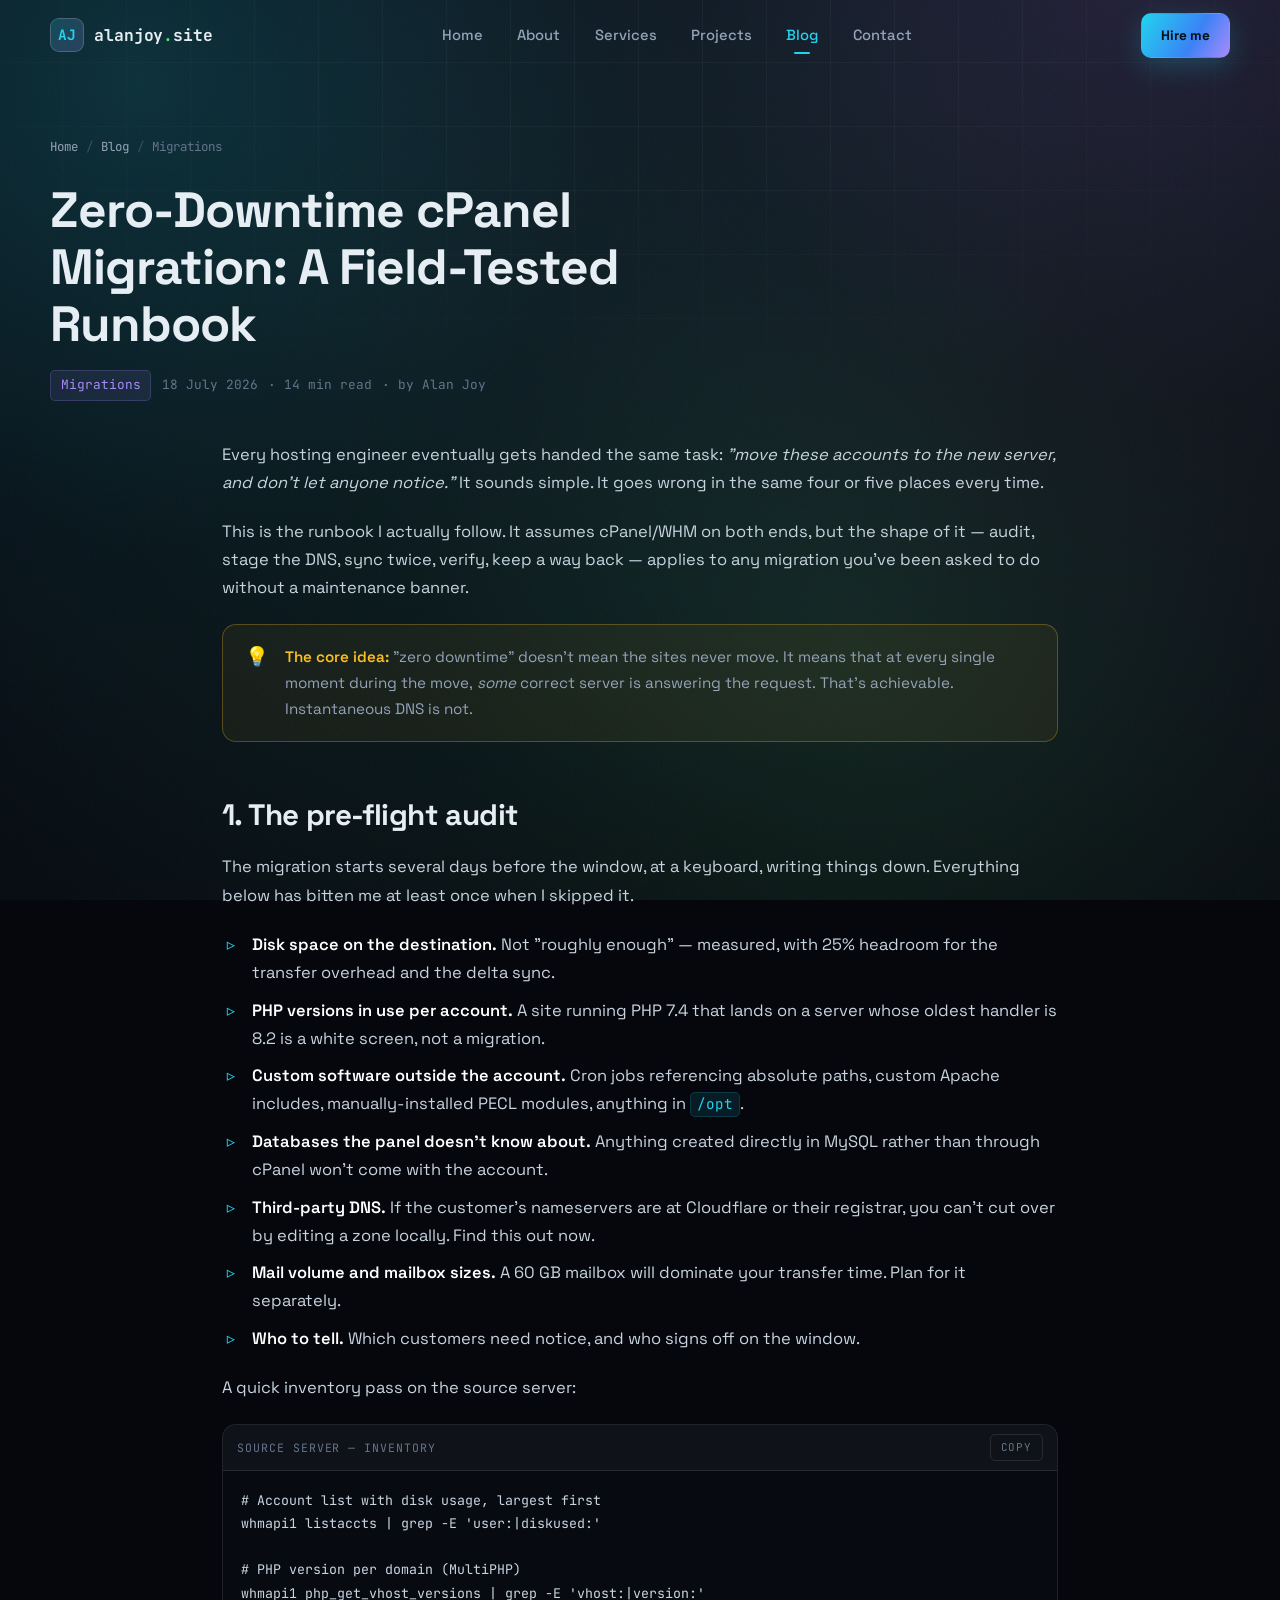
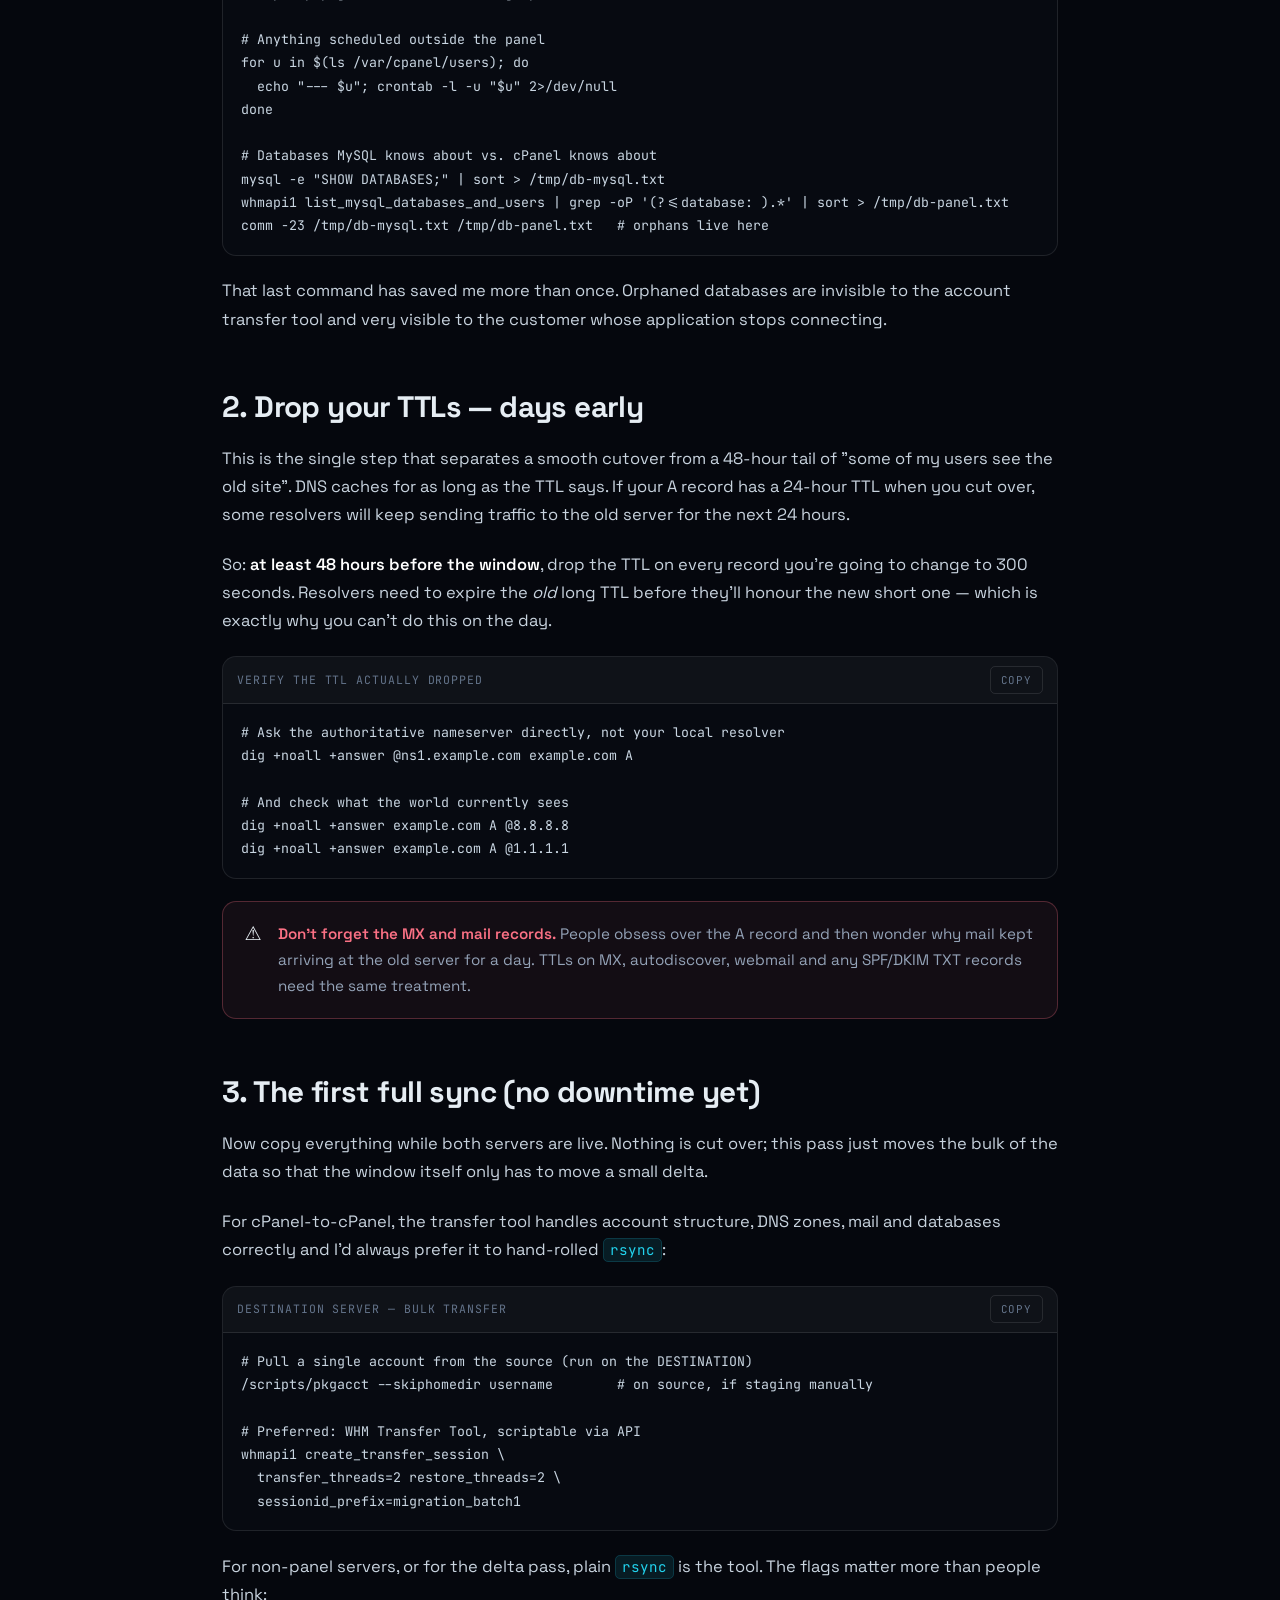
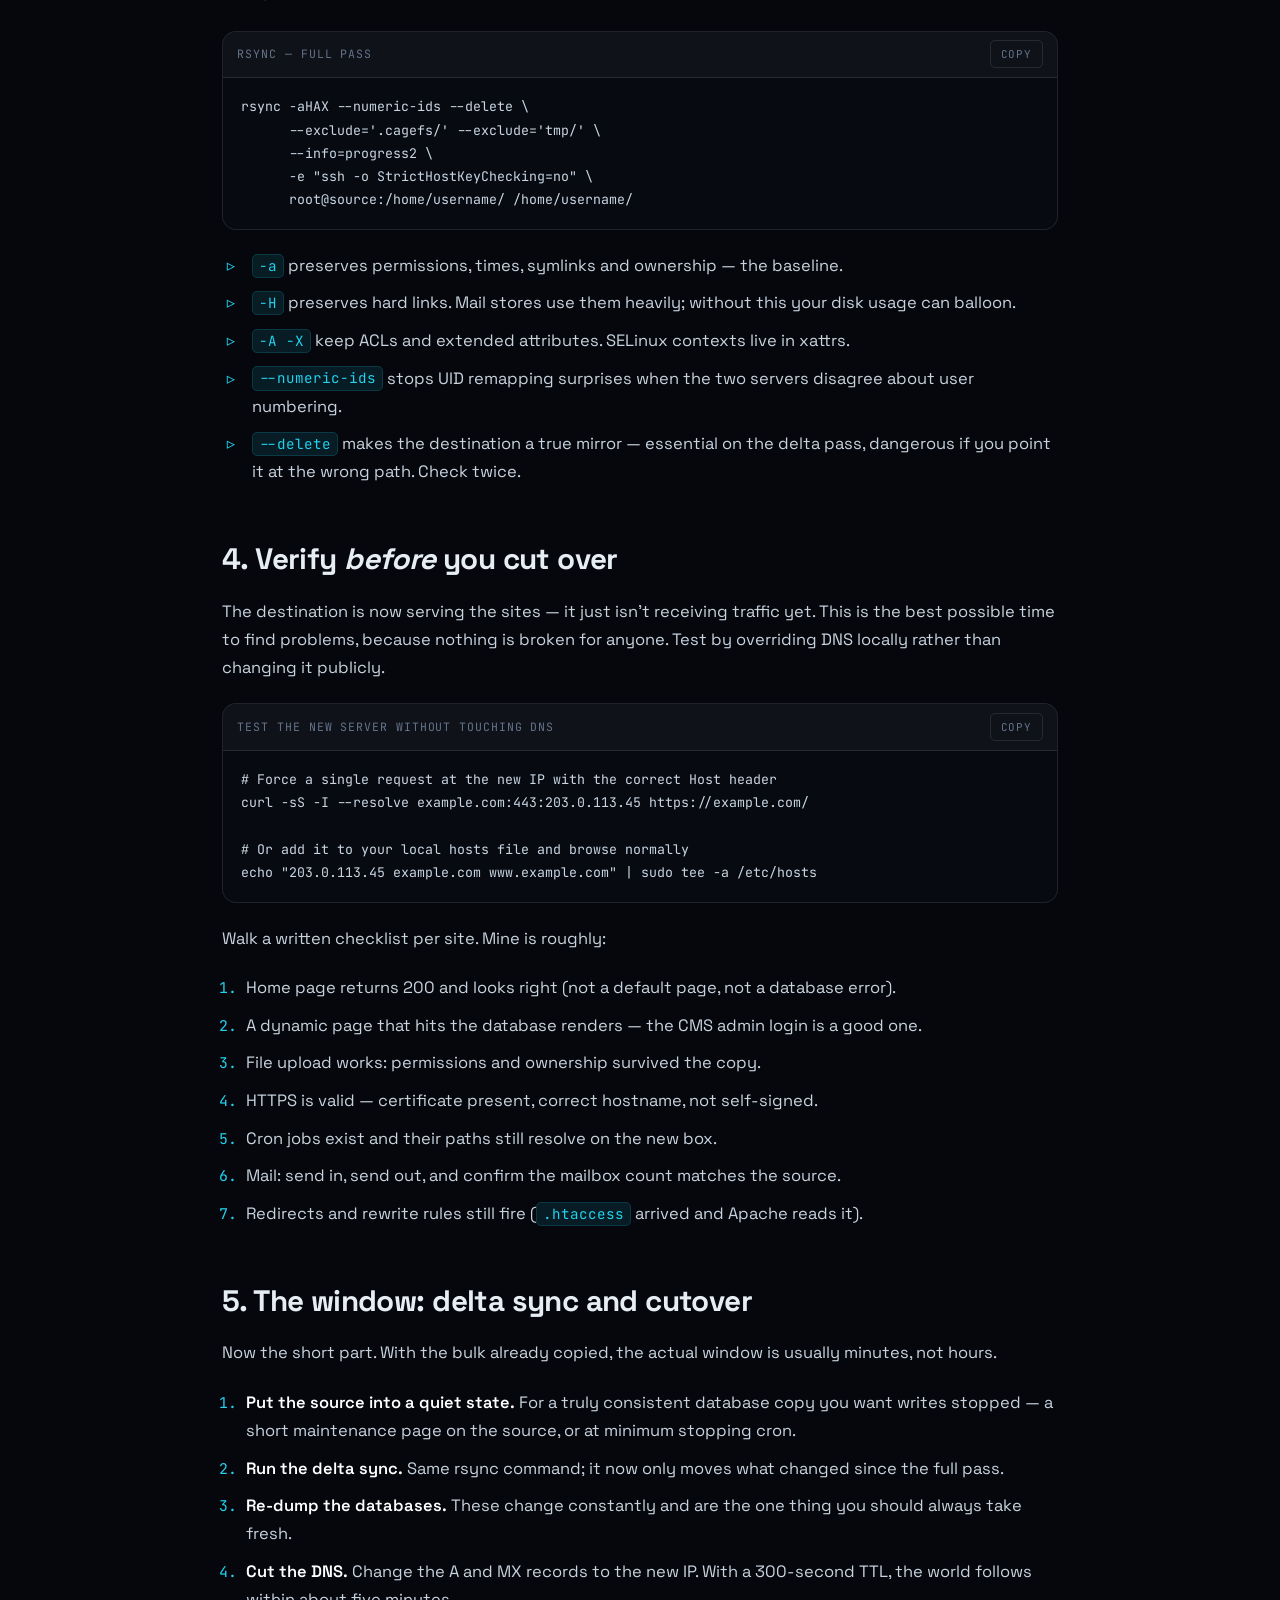
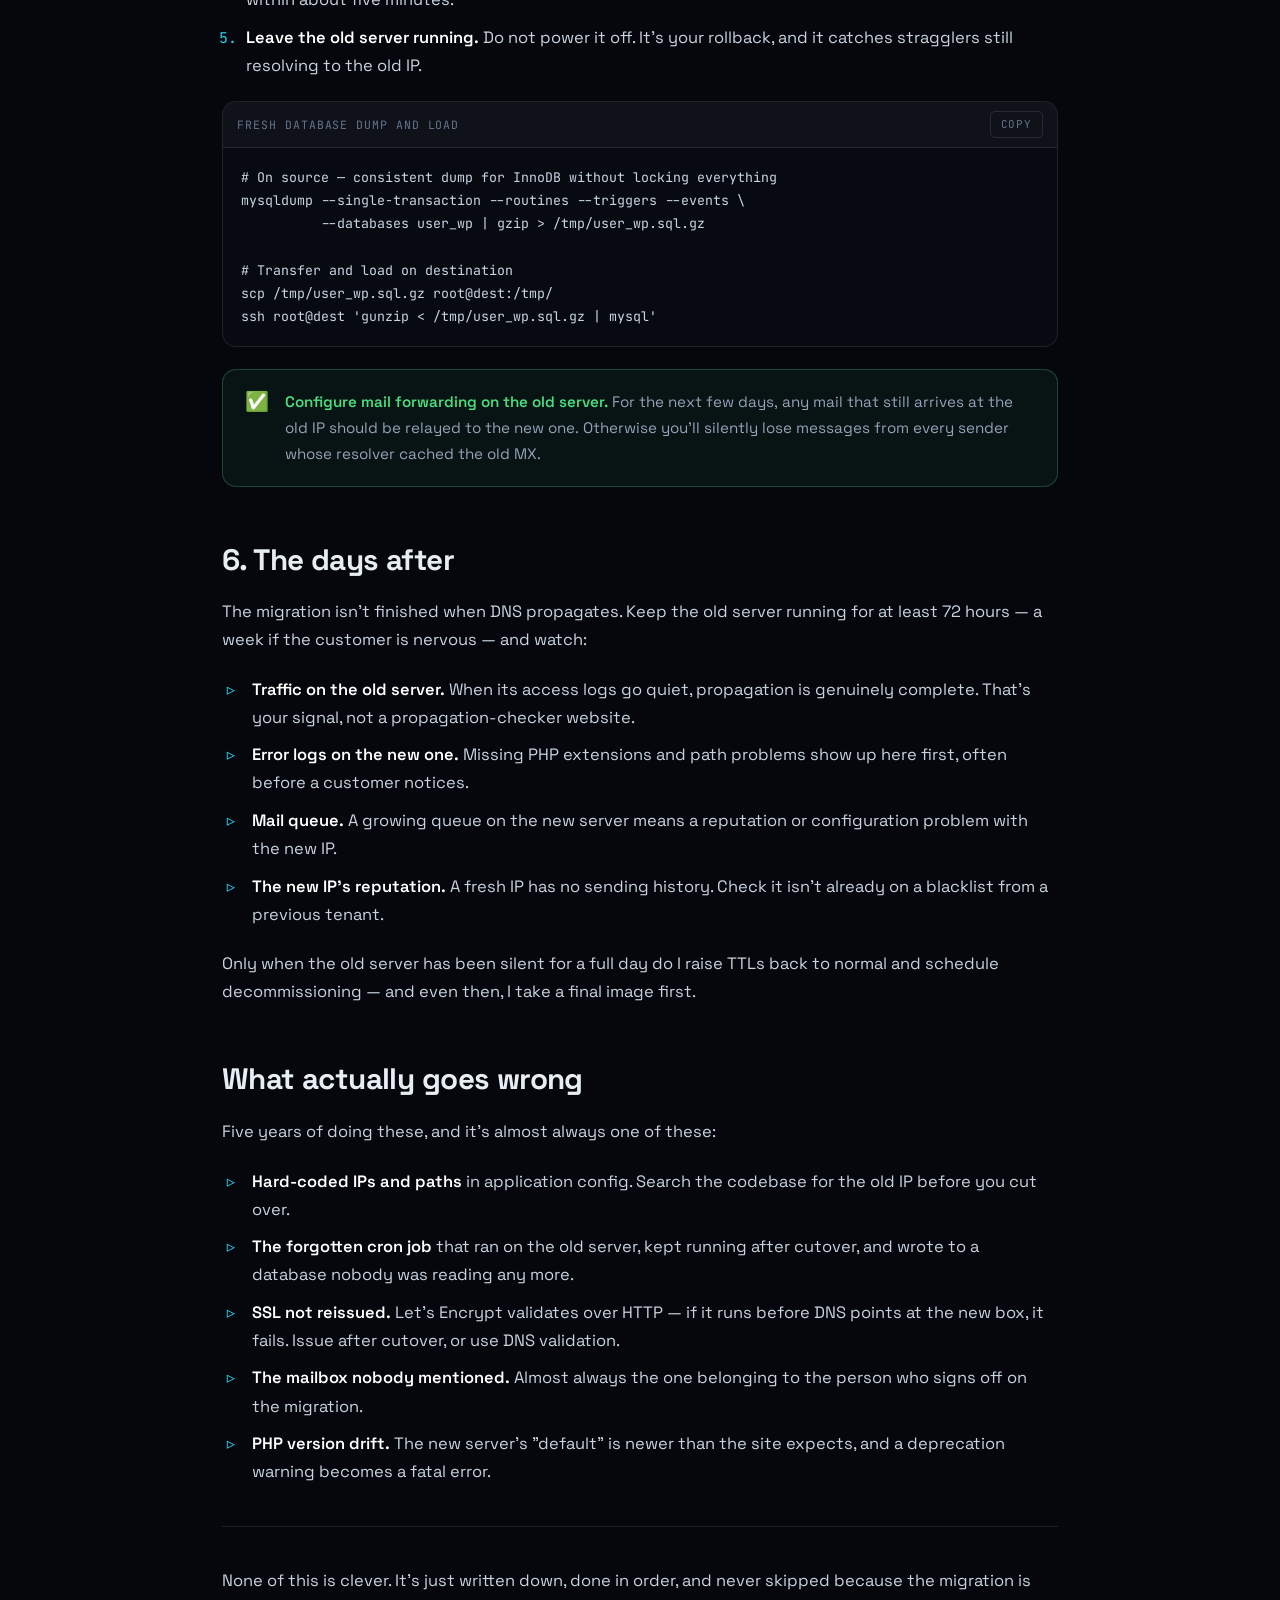
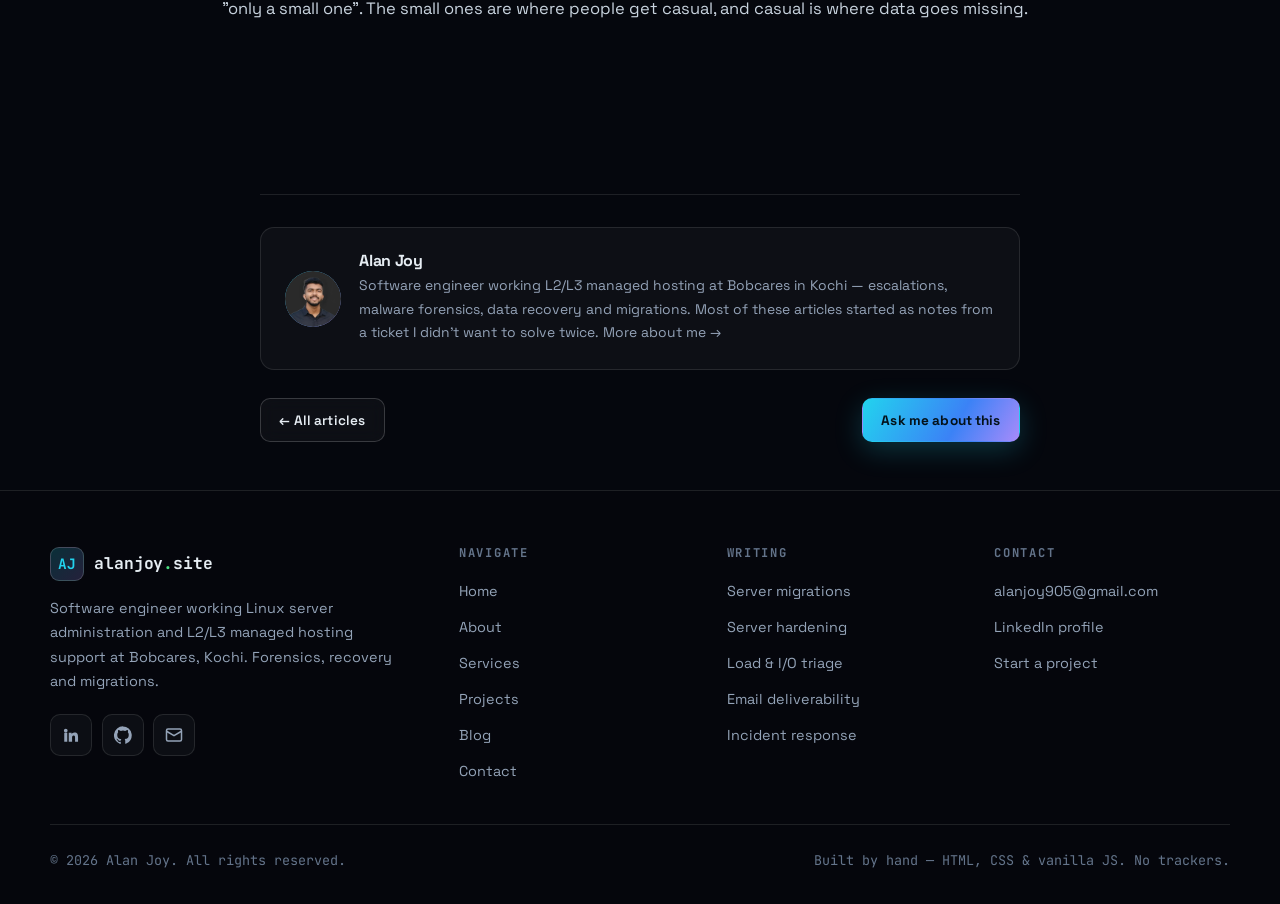
<file: posts/zero-downtime-cpanel-migration.html>
<!DOCTYPE html>
<html lang="en">
<head>
<meta charset="utf-8">
<meta name="viewport" content="width=device-width, initial-scale=1">
<meta name="author" content="Alan Joy">
<meta name="theme-color" content="#05070d">
<link rel="preconnect" href="https://fonts.googleapis.com">
<link rel="preconnect" href="https://fonts.gstatic.com" crossorigin>
<link href="https://fonts.googleapis.com/css2?family=Space+Grotesk:wght@400;500;600;700&family=JetBrains+Mono:wght@400;500;700&display=swap" rel="stylesheet">
<link rel="stylesheet" href="../assets/css/main.css?v=3">
<link rel="icon" href="data:image/svg+xml,%3Csvg xmlns='http://www.w3.org/2000/svg' viewBox='0 0 64 64'%3E%3Crect width='64' height='64' rx='14' fill='%2305070d'/%3E%3Ctext x='32' y='43' font-family='monospace' font-size='30' font-weight='700' fill='%2322d3ee' text-anchor='middle'%3EAJ%3C/text%3E%3C/svg%3E">
<title>Zero-Downtime cPanel Migration: A Field-Tested Runbook — Alan Joy</title>
<meta name="description" content="The complete runbook for migrating live cPanel accounts between servers without customer-visible downtime: pre-flight audit, TTL staging, delta syncs, verification and rollback.">
<link rel="canonical" href="https://alanjoy.site/posts/zero-downtime-cpanel-migration.html">
<meta property="og:type" content="website">
<meta property="og:title" content="Zero-Downtime cPanel Migration: A Field-Tested Runbook — Alan Joy">
<meta property="og:description" content="The complete runbook for migrating live cPanel accounts between servers without customer-visible downtime: pre-flight audit, TTL staging, delta syncs, verification and rollback.">
<meta property="og:url" content="https://alanjoy.site/posts/zero-downtime-cpanel-migration.html">
<meta property="og:site_name" content="Alan Joy">
<meta name="twitter:card" content="summary_large_image">
<meta name="twitter:title" content="Zero-Downtime cPanel Migration: A Field-Tested Runbook — Alan Joy">
<meta name="twitter:description" content="The complete runbook for migrating live cPanel accounts between servers without customer-visible downtime: pre-flight audit, TTL staging, delta syncs, verification and rollback.">
<noscript><style>.reveal{opacity:1!important;transform:none!important}</style></noscript>
</head>
<body data-page="blog" id="top">
<div class="progress-bar" id="progress"></div>

<div class="bg-layer" aria-hidden="true">
  <div class="bg-aurora"></div>
  <div class="bg-grid"></div>
  <div class="bg-noise"></div>
</div>

<a class="skip-link" href="#main">Skip to content</a>

<header class="nav" id="nav">
  <div class="nav__inner">
    <a href="../index.html" class="brand" aria-label="Alan Joy — home">
      <span class="brand__mark" aria-hidden="true">AJ</span>
      <span>alanjoy<span class="brand__dot">.</span>site</span>
    </a>

    <nav class="nav__links" aria-label="Primary">
      <a href="../index.html" data-nav="home">Home</a>
      <a href="../about.html" data-nav="about">About</a>
      <a href="../services.html" data-nav="services">Services</a>
      <a href="../projects.html" data-nav="projects">Projects</a>
      <a href="../blog.html" data-nav="blog">Blog</a>
      <a href="../contact.html" data-nav="contact">Contact</a>
    </nav>

    <div class="nav__actions">
      <a href="../contact.html" class="btn btn--primary btn--sm">Hire me</a>
      <button class="burger" id="burger" aria-label="Open menu" aria-expanded="false" aria-controls="drawer">
        <span></span><span></span><span></span>
      </button>
    </div>
  </div>
</header>

<div class="drawer" id="drawer">
  <a href="../index.html" data-nav="home">Home</a>
  <a href="../about.html" data-nav="about">About</a>
  <a href="../services.html" data-nav="services">Services</a>
  <a href="../projects.html" data-nav="projects">Projects</a>
  <a href="../blog.html" data-nav="blog">Blog</a>
  <a href="../contact.html" data-nav="contact">Contact</a>
  <a href="../contact.html" class="btn btn--primary">Hire me</a>
</div>

<main id="main">
<section class="post-hero">
  <div class="wrap">
    <nav class="breadcrumb" aria-label="Breadcrumb">
      <a href="../index.html">Home</a><span class="sep">/</span><a href="../blog.html">Blog</a><span class="sep">/</span><span>Migrations</span>
    </nav>
    <h1 class="post-title">Zero-Downtime cPanel Migration: A Field-Tested Runbook</h1>
    <div class="post-meta">
      <span class="tag">Migrations</span>
      <time datetime="2026-07-18">18 July 2026</time>
      <span>· 14 min read</span>
      <span>· by Alan Joy</span>
    </div>
  </div>
</section>

<article class="section" style="padding-top: 0;">
  <div class="wrap">
    <div class="article">
<p>
  Every hosting engineer eventually gets handed the same task: <em>"move these accounts
  to the new server, and don't let anyone notice."</em> It sounds simple. It goes wrong in
  the same four or five places every time.
</p>
<p>
  This is the runbook I actually follow. It assumes cPanel/WHM on both ends, but the
  shape of it — audit, stage the DNS, sync twice, verify, keep a way back — applies to
  any migration you've been asked to do without a maintenance banner.
</p>

<div class="callout">
  <span class="callout__ico" aria-hidden="true">💡</span>
  <p><strong>The core idea:</strong> "zero downtime" doesn't mean the sites never move. It means that at every single moment during the move, <em>some</em> correct server is answering the request. That's achievable. Instantaneous DNS is not.</p>
</div>

<h2 id="pre-flight">1. The pre-flight audit</h2>
<p>
  The migration starts several days before the window, at a keyboard, writing things
  down. Everything below has bitten me at least once when I skipped it.
</p>
<ul>
  <li><strong>Disk space on the destination.</strong> Not "roughly enough" — measured, with 25% headroom for the transfer overhead and the delta sync.</li>
  <li><strong>PHP versions in use per account.</strong> A site running PHP 7.4 that lands on a server whose oldest handler is 8.2 is a white screen, not a migration.</li>
  <li><strong>Custom software outside the account.</strong> Cron jobs referencing absolute paths, custom Apache includes, manually-installed PECL modules, anything in <code>/opt</code>.</li>
  <li><strong>Databases the panel doesn't know about.</strong> Anything created directly in MySQL rather than through cPanel won't come with the account.</li>
  <li><strong>Third-party DNS.</strong> If the customer's nameservers are at Cloudflare or their registrar, you can't cut over by editing a zone locally. Find this out now.</li>
  <li><strong>Mail volume and mailbox sizes.</strong> A 60 GB mailbox will dominate your transfer time. Plan for it separately.</li>
  <li><strong>Who to tell.</strong> Which customers need notice, and who signs off on the window.</li>
</ul>

<p>A quick inventory pass on the source server:</p>

<div class="codeblock">
  <div class="codeblock__bar"><span>source server — inventory</span><button class="copy-btn" type="button">Copy</button></div>
<pre><code># Account list with disk usage, largest first
whmapi1 listaccts | grep -E 'user:|diskused:'

# PHP version per domain (MultiPHP)
whmapi1 php_get_vhost_versions | grep -E 'vhost:|version:'

# Anything scheduled outside the panel
for u in $(ls /var/cpanel/users); do
  echo "--- $u"; crontab -l -u "$u" 2>/dev/null
done

# Databases MySQL knows about vs. cPanel knows about
mysql -e "SHOW DATABASES;" | sort > /tmp/db-mysql.txt
whmapi1 list_mysql_databases_and_users | grep -oP '(?<=database: ).*' | sort > /tmp/db-panel.txt
comm -23 /tmp/db-mysql.txt /tmp/db-panel.txt   # orphans live here</code></pre>
</div>

<p>
  That last command has saved me more than once. Orphaned databases are invisible to
  the account transfer tool and very visible to the customer whose application stops
  connecting.
</p>

<h2 id="ttl">2. Drop your TTLs — days early</h2>
<p>
  This is the single step that separates a smooth cutover from a 48-hour tail of
  "some of my users see the old site". DNS caches for as long as the TTL says. If your
  A record has a 24-hour TTL when you cut over, some resolvers will keep sending
  traffic to the old server for the next 24 hours.
</p>
<p>
  So: <strong>at least 48 hours before the window</strong>, drop the TTL on every record you're
  going to change to 300 seconds. Resolvers need to expire the <em>old</em> long TTL before
  they'll honour the new short one — which is exactly why you can't do this on the day.
</p>

<div class="codeblock">
  <div class="codeblock__bar"><span>verify the TTL actually dropped</span><button class="copy-btn" type="button">Copy</button></div>
<pre><code># Ask the authoritative nameserver directly, not your local resolver
dig +noall +answer @ns1.example.com example.com A

# And check what the world currently sees
dig +noall +answer example.com A @8.8.8.8
dig +noall +answer example.com A @1.1.1.1</code></pre>
</div>

<div class="callout callout--danger">
  <span class="callout__ico" aria-hidden="true">⚠️</span>
  <p><strong>Don't forget the MX and mail records.</strong> People obsess over the A record and then wonder why mail kept arriving at the old server for a day. TTLs on MX, autodiscover, webmail and any SPF/DKIM TXT records need the same treatment.</p>
</div>

<h2 id="first-sync">3. The first full sync (no downtime yet)</h2>
<p>
  Now copy everything while both servers are live. Nothing is cut over; this pass just
  moves the bulk of the data so that the window itself only has to move a small delta.
</p>
<p>
  For cPanel-to-cPanel, the transfer tool handles account structure, DNS zones, mail and
  databases correctly and I'd always prefer it to hand-rolled <code>rsync</code>:
</p>

<div class="codeblock">
  <div class="codeblock__bar"><span>destination server — bulk transfer</span><button class="copy-btn" type="button">Copy</button></div>
<pre><code># Pull a single account from the source (run on the DESTINATION)
/scripts/pkgacct --skiphomedir username        # on source, if staging manually

# Preferred: WHM Transfer Tool, scriptable via API
whmapi1 create_transfer_session \
  transfer_threads=2 restore_threads=2 \
  sessionid_prefix=migration_batch1</code></pre>
</div>

<p>
  For non-panel servers, or for the delta pass, plain <code>rsync</code> is the tool. The flags
  matter more than people think:
</p>

<div class="codeblock">
  <div class="codeblock__bar"><span>rsync — full pass</span><button class="copy-btn" type="button">Copy</button></div>
<pre><code>rsync -aHAX --numeric-ids --delete \
      --exclude='.cagefs/' --exclude='tmp/' \
      --info=progress2 \
      -e "ssh -o StrictHostKeyChecking=no" \
      root@source:/home/username/ /home/username/</code></pre>
</div>

<ul>
  <li><code>-a</code> preserves permissions, times, symlinks and ownership — the baseline.</li>
  <li><code>-H</code> preserves hard links. Mail stores use them heavily; without this your disk usage can balloon.</li>
  <li><code>-A -X</code> keep ACLs and extended attributes. SELinux contexts live in xattrs.</li>
  <li><code>--numeric-ids</code> stops UID remapping surprises when the two servers disagree about user numbering.</li>
  <li><code>--delete</code> makes the destination a true mirror — essential on the delta pass, dangerous if you point it at the wrong path. Check twice.</li>
</ul>

<h2 id="verify-before">4. Verify <em>before</em> you cut over</h2>
<p>
  The destination is now serving the sites — it just isn't receiving traffic yet. This is
  the best possible time to find problems, because nothing is broken for anyone. Test by
  overriding DNS locally rather than changing it publicly.
</p>

<div class="codeblock">
  <div class="codeblock__bar"><span>test the new server without touching DNS</span><button class="copy-btn" type="button">Copy</button></div>
<pre><code># Force a single request at the new IP with the correct Host header
curl -sS -I --resolve example.com:443:203.0.113.45 https://example.com/

# Or add it to your local hosts file and browse normally
echo "203.0.113.45 example.com www.example.com" | sudo tee -a /etc/hosts</code></pre>
</div>

<p>Walk a written checklist per site. Mine is roughly:</p>
<ol>
  <li>Home page returns 200 and looks right (not a default page, not a database error).</li>
  <li>A dynamic page that hits the database renders — the CMS admin login is a good one.</li>
  <li>File upload works: permissions and ownership survived the copy.</li>
  <li>HTTPS is valid — certificate present, correct hostname, not self-signed.</li>
  <li>Cron jobs exist and their paths still resolve on the new box.</li>
  <li>Mail: send in, send out, and confirm the mailbox count matches the source.</li>
  <li>Redirects and rewrite rules still fire (<code>.htaccess</code> arrived and Apache reads it).</li>
</ol>

<h2 id="window">5. The window: delta sync and cutover</h2>
<p>
  Now the short part. With the bulk already copied, the actual window is usually minutes,
  not hours.
</p>
<ol>
  <li><strong>Put the source into a quiet state.</strong> For a truly consistent database copy you want writes stopped — a short maintenance page on the source, or at minimum stopping cron.</li>
  <li><strong>Run the delta sync.</strong> Same rsync command; it now only moves what changed since the full pass.</li>
  <li><strong>Re-dump the databases.</strong> These change constantly and are the one thing you should always take fresh.</li>
  <li><strong>Cut the DNS.</strong> Change the A and MX records to the new IP. With a 300-second TTL, the world follows within about five minutes.</li>
  <li><strong>Leave the old server running.</strong> Do not power it off. It's your rollback, and it catches stragglers still resolving to the old IP.</li>
</ol>

<div class="codeblock">
  <div class="codeblock__bar"><span>fresh database dump and load</span><button class="copy-btn" type="button">Copy</button></div>
<pre><code># On source — consistent dump for InnoDB without locking everything
mysqldump --single-transaction --routines --triggers --events \
          --databases user_wp | gzip > /tmp/user_wp.sql.gz

# Transfer and load on destination
scp /tmp/user_wp.sql.gz root@dest:/tmp/
ssh root@dest 'gunzip < /tmp/user_wp.sql.gz | mysql'</code></pre>
</div>

<div class="callout callout--ok">
  <span class="callout__ico" aria-hidden="true">✅</span>
  <p><strong>Configure mail forwarding on the old server.</strong> For the next few days, any mail that still arrives at the old IP should be relayed to the new one. Otherwise you'll silently lose messages from every sender whose resolver cached the old MX.</p>
</div>

<h2 id="after">6. The days after</h2>
<p>
  The migration isn't finished when DNS propagates. Keep the old server running for at
  least 72 hours — a week if the customer is nervous — and watch:
</p>
<ul>
  <li><strong>Traffic on the old server.</strong> When its access logs go quiet, propagation is genuinely complete. That's your signal, not a propagation-checker website.</li>
  <li><strong>Error logs on the new one.</strong> Missing PHP extensions and path problems show up here first, often before a customer notices.</li>
  <li><strong>Mail queue.</strong> A growing queue on the new server means a reputation or configuration problem with the new IP.</li>
  <li><strong>The new IP's reputation.</strong> A fresh IP has no sending history. Check it isn't already on a blacklist from a previous tenant.</li>
</ul>
<p>
  Only when the old server has been silent for a full day do I raise TTLs back to normal
  and schedule decommissioning — and even then, I take a final image first.
</p>

<h2 id="wrong">What actually goes wrong</h2>
<p>Five years of doing these, and it's almost always one of these:</p>
<ul>
  <li><strong>Hard-coded IPs and paths</strong> in application config. Search the codebase for the old IP before you cut over.</li>
  <li><strong>The forgotten cron job</strong> that ran on the old server, kept running after cutover, and wrote to a database nobody was reading any more.</li>
  <li><strong>SSL not reissued.</strong> Let's Encrypt validates over HTTP — if it runs before DNS points at the new box, it fails. Issue after cutover, or use DNS validation.</li>
  <li><strong>The mailbox nobody mentioned.</strong> Almost always the one belonging to the person who signs off on the migration.</li>
  <li><strong>PHP version drift.</strong> The new server's "default" is newer than the site expects, and a deprecation warning becomes a fatal error.</li>
</ul>

<hr>

<p>
  None of this is clever. It's just written down, done in order, and never skipped
  because the migration is "only a small one". The small ones are where people get
  casual, and casual is where data goes missing.
</p>

    </div>
  </div>
</article>

<div class="wrap">
  <div class="post-footer">
    <div class="author-box reveal">
      <span class="av" aria-hidden="true">AJ<img class="avatar__img" src="../assets/img/alan-joy.jpg" alt="" width="56" height="56" decoding="async" loading="lazy"></span>
      <div>
        <h4>Alan Joy</h4>
        <p>
          Software engineer working L2/L3 managed hosting at Bobcares in Kochi —
          escalations, malware forensics, data recovery and migrations. Most of these
          articles started as notes from a ticket I didn't want to solve twice.
          <a href="../about.html">More about me →</a>
        </p>
      </div>
    </div>

    <div class="post-nav">
      <a href="../blog.html" class="btn btn--ghost btn--sm">← All articles</a>
      <a href="../contact.html" class="btn btn--primary btn--sm">Ask me about this</a>
    </div>
  </div>
</div>

<script type="application/ld+json">
{
  "@context": "https://schema.org",
  "@type": "BlogPosting",
  "headline": "Zero-Downtime cPanel Migration: A Field-Tested Runbook",
  "description": "The complete runbook for migrating live cPanel accounts between servers without customer-visible downtime: pre-flight audit, TTL staging, delta syncs, verification and rollback.",
  "datePublished": "2026-07-18",
  "author": { "@type": "Person", "name": "Alan Joy", "url": "https://alanjoy.site/about.html" },
  "publisher": { "@type": "Person", "name": "Alan Joy" },
  "mainEntityOfPage": "https://alanjoy.site/posts/zero-downtime-cpanel-migration.html",
  "keywords": "Migrations, linux, server administration, web hosting"
}
</script>

</main>

<footer class="footer">
  <div class="wrap">
    <div class="footer__grid">
      <div class="footer__about">
        <a href="../index.html" class="brand">
          <span class="brand__mark" aria-hidden="true">AJ</span>
          <span>alanjoy<span class="brand__dot">.</span>site</span>
        </a>
        <p>Software engineer working Linux server administration and L2/L3 managed hosting support at Bobcares, Kochi. Forensics, recovery and migrations.</p>
        <div class="social-row">
          <a href="https://www.linkedin.com/in/alan-joy-6967731a7/" target="_blank" rel="noopener" aria-label="LinkedIn">
            <svg viewBox="0 0 24 24" fill="currentColor" aria-hidden="true"><path d="M4.98 3.5a2.5 2.5 0 1 1 0 5 2.5 2.5 0 0 1 0-5zM3 9h4v12H3zM9 9h3.8v1.7h.05c.53-1 1.83-2.05 3.77-2.05 4.03 0 4.78 2.65 4.78 6.1V21h-4v-5.5c0-1.31-.03-3-1.83-3-1.83 0-2.11 1.43-2.11 2.9V21H9z"/></svg>
          </a>
          <a href="https://github.com/careersalanjantony-bit" target="_blank" rel="noopener" aria-label="GitHub">
            <svg viewBox="0 0 24 24" fill="currentColor" aria-hidden="true"><path d="M12 .5a12 12 0 0 0-3.79 23.4c.6.11.82-.26.82-.58v-2.2c-3.34.72-4.04-1.6-4.04-1.6-.55-1.4-1.34-1.77-1.34-1.77-1.09-.75.08-.73.08-.73 1.2.08 1.84 1.24 1.84 1.24 1.07 1.83 2.8 1.3 3.49 1 .1-.78.42-1.3.76-1.6-2.67-.3-5.47-1.34-5.47-5.96 0-1.32.47-2.4 1.24-3.24-.13-.3-.54-1.53.11-3.18 0 0 1.01-.32 3.3 1.24a11.5 11.5 0 0 1 6.01 0c2.29-1.56 3.3-1.24 3.3-1.24.65 1.65.24 2.88.12 3.18.77.84 1.23 1.92 1.23 3.24 0 4.63-2.8 5.65-5.48 5.95.43.37.81 1.1.81 2.22v3.3c0 .32.22.7.83.58A12 12 0 0 0 12 .5z"/></svg>
          </a>
          <a href="mailto:alanjoy905@gmail.com" aria-label="Email">
            <svg viewBox="0 0 24 24" fill="none" stroke="currentColor" stroke-width="2" aria-hidden="true"><rect x="2" y="4" width="20" height="16" rx="2"/><path d="m2 7 10 6 10-6"/></svg>
          </a>
        </div>
      </div>

      <div>
        <h4>Navigate</h4>
        <ul>
          <li><a href="../index.html">Home</a></li>
          <li><a href="../about.html">About</a></li>
          <li><a href="../services.html">Services</a></li>
          <li><a href="../projects.html">Projects</a></li>
          <li><a href="../blog.html">Blog</a></li>
          <li><a href="../contact.html">Contact</a></li>
        </ul>
      </div>

      <div>
        <h4>Writing</h4>
        <ul>
          <li><a href="../posts/zero-downtime-cpanel-migration.html">Server migrations</a></li>
          <li><a href="../posts/linux-server-hardening-checklist.html">Server hardening</a></li>
          <li><a href="../posts/load-average-lies-io-saturation.html">Load &amp; I/O triage</a></li>
          <li><a href="../posts/email-deliverability-spf-dkim-dmarc.html">Email deliverability</a></li>
          <li><a href="../posts/detecting-a-compromised-server.html">Incident response</a></li>
        </ul>
      </div>

      <div>
        <h4>Contact</h4>
        <ul>
          <li><a href="mailto:alanjoy905@gmail.com">alanjoy905@gmail.com</a></li>
          <li><a href="https://www.linkedin.com/in/alan-joy-6967731a7/" target="_blank" rel="noopener">LinkedIn profile</a></li>
          <li><a href="../contact.html">Start a project</a></li>
        </ul>
      </div>
    </div>

    <div class="footer__bottom">
      <p>&copy; <span data-year>2026</span> Alan Joy. All rights reserved.</p>
      <p>Built by hand — HTML, CSS &amp; vanilla JS. No trackers.</p>
    </div>
  </div>
</footer>

<button class="to-top" aria-label="Back to top">
  <svg width="18" height="18" viewBox="0 0 24 24" fill="none" stroke="currentColor" stroke-width="2" aria-hidden="true"><path d="M12 19V5M5 12l7-7 7 7"/></svg>
</button>

<script src="../assets/js/main.js?v=3"></script>

</body>
</html>
</file>
<file: assets/css/main.css>
/* ==========================================================================
   Alan Joy — Personal site
   assets/css/main.css
   Design system: dark "terminal" aesthetic, glass surfaces, neon accents.
   ========================================================================== */

/* ---------- 1. Tokens ---------- */
:root {
  /* Surfaces */
  --bg:              #05070d;
  --bg-elev:         #0a0e17;
  --surface:         rgba(255, 255, 255, 0.035);
  --surface-strong:  rgba(255, 255, 255, 0.06);
  --border:          rgba(255, 255, 255, 0.10);
  --border-strong:   rgba(255, 255, 255, 0.18);

  /* Accents */
  --cyan:            #22d3ee;
  --green:           #4ade80;
  --violet:          #a78bfa;
  --amber:           #fbbf24;
  --rose:            #fb7185;

  /* Text */
  --text:            #e6edf3;
  --text-muted:      #94a3b8;
  --text-dim:        #64748b;

  /* Type */
  --font-sans: 'Space Grotesk', system-ui, -apple-system, 'Segoe UI', Roboto, sans-serif;
  --font-mono: 'JetBrains Mono', ui-monospace, SFMono-Regular, Menlo, Consolas, monospace;

  /* Metrics */
  --nav-h: 72px;
  --wrap: 1180px;
  --radius: 14px;
  --radius-lg: 20px;

  /* Motion */
  --ease: cubic-bezier(0.22, 1, 0.36, 1);
  --dur: 0.45s;

  /* Shadows */
  --shadow-sm: 0 4px 16px rgba(0, 0, 0, 0.4);
  --shadow-md: 0 16px 48px rgba(0, 0, 0, 0.5);
  --glow-cyan: 0 0 0 1px rgba(34, 211, 238, 0.35), 0 0 32px rgba(34, 211, 238, 0.18);
}

/* ---------- 2. Reset ---------- */
*, *::before, *::after { margin: 0; padding: 0; box-sizing: border-box; }

html {
  scroll-behavior: smooth;
  scroll-padding-top: calc(var(--nav-h) + 20px);
  -webkit-text-size-adjust: 100%;
}

body {
  font-family: var(--font-sans);
  background: var(--bg);
  color: var(--text);
  line-height: 1.7;
  font-size: 16px;
  overflow-x: hidden;
  -webkit-font-smoothing: antialiased;
  text-rendering: optimizeLegibility;
}

img, svg { max-width: 100%; display: block; }
a { color: inherit; text-decoration: none; }
button, input, textarea, select { font: inherit; color: inherit; }
ul, ol { list-style: none; }

::selection { background: rgba(34, 211, 238, 0.28); color: #fff; }

:focus-visible {
  outline: 2px solid var(--cyan);
  outline-offset: 3px;
  border-radius: 4px;
}

/* Scrollbar */
::-webkit-scrollbar { width: 10px; height: 10px; }
::-webkit-scrollbar-track { background: var(--bg); }
::-webkit-scrollbar-thumb {
  background: rgba(255, 255, 255, 0.12);
  border-radius: 8px;
  border: 2px solid var(--bg);
}
::-webkit-scrollbar-thumb:hover { background: rgba(34, 211, 238, 0.4); }

/* ---------- 3. Layout helpers ---------- */
.wrap { width: min(100% - 2.5rem, var(--wrap)); margin-inline: auto; }

.section { padding: clamp(4.5rem, 9vw, 7.5rem) 0; position: relative; }
.section--tight { padding: clamp(3rem, 6vw, 5rem) 0; }

.skip-link {
  position: absolute;
  left: -9999px;
  top: 0;
  z-index: 999;
  background: var(--cyan);
  color: #001014;
  padding: 0.75rem 1.25rem;
  font-weight: 700;
  border-radius: 0 0 8px 0;
}
.skip-link:focus { left: 0; }

/* ---------- 4. Ambient background ---------- */
.bg-layer {
  position: fixed;
  inset: 0;
  z-index: -5;
  pointer-events: none;
  overflow: hidden; /* clips the oversized aurora/grid so they can't widen the page */
  background: var(--bg);
}

.bg-grid {
  position: absolute;
  inset: -2px;
  background-image:
    linear-gradient(rgba(255, 255, 255, 0.035) 1px, transparent 1px),
    linear-gradient(90deg, rgba(255, 255, 255, 0.035) 1px, transparent 1px);
  background-size: 64px 64px;
  mask-image: radial-gradient(ellipse 90% 60% at 50% 0%, #000 30%, transparent 78%);
  -webkit-mask-image: radial-gradient(ellipse 90% 60% at 50% 0%, #000 30%, transparent 78%);
}

.bg-aurora {
  position: absolute;
  top: -30%;
  left: -20%;
  width: 140%;
  height: 140%;
  background:
    radial-gradient(circle at 22% 28%, rgba(34, 211, 238, 0.20) 0%, rgba(34, 211, 238, 0.06) 28%, transparent 58%),
    radial-gradient(circle at 78% 18%, rgba(167, 139, 250, 0.18) 0%, rgba(167, 139, 250, 0.05) 26%, transparent 56%),
    radial-gradient(circle at 62% 74%, rgba(74, 222, 128, 0.13) 0%, rgba(74, 222, 128, 0.04) 30%, transparent 60%);
  animation: auroraDrift 34s ease-in-out infinite alternate;
}

@keyframes auroraDrift {
  0%   { transform: translate3d(0, 0, 0) scale(1); }
  50%  { transform: translate3d(-3%, 3%, 0) scale(1.08); }
  100% { transform: translate3d(3%, -2%, 0) scale(1.03); }
}

.bg-noise {
  position: absolute;
  inset: 0;
  opacity: 0.035;
  background-image: url("data:image/svg+xml,%3Csvg xmlns='http://www.w3.org/2000/svg' width='140' height='140'%3E%3Cfilter id='n'%3E%3CfeTurbulence type='fractalNoise' baseFrequency='0.85' numOctaves='3'/%3E%3C/filter%3E%3Crect width='140' height='140' filter='url(%23n)'/%3E%3C/svg%3E");
}

/* ---------- 5. Typography ---------- */
h1, h2, h3, h4 { font-weight: 700; line-height: 1.15; letter-spacing: -0.02em; }

.eyebrow {
  display: inline-flex;
  align-items: center;
  gap: 0.55rem;
  font-family: var(--font-mono);
  font-size: 0.75rem;
  letter-spacing: 0.18em;
  text-transform: uppercase;
  color: var(--cyan);
  margin-bottom: 1rem;
}
.eyebrow::before {
  content: "";
  width: 26px;
  height: 1px;
  background: linear-gradient(90deg, transparent, var(--cyan));
}

.section-title {
  font-size: clamp(1.9rem, 4.2vw, 2.9rem);
  margin-bottom: 0.9rem;
}

.section-sub {
  color: var(--text-muted);
  max-width: 62ch;
  font-size: 1.02rem;
}

.section-head { margin-bottom: clamp(2.5rem, 5vw, 3.75rem); }
.section-head--center { text-align: center; }
.section-head--center .section-sub { margin-inline: auto; }
.section-head--center .eyebrow::after {
  content: "";
  width: 26px;
  height: 1px;
  background: linear-gradient(270deg, transparent, var(--cyan));
}

.grad-text {
  background: linear-gradient(120deg, var(--cyan) 0%, var(--violet) 55%, var(--green) 100%);
  -webkit-background-clip: text;
  background-clip: text;
  color: transparent;
}

.mono { font-family: var(--font-mono); }

/* ---------- 6. Buttons ---------- */
.btn {
  --btn-bg: transparent;
  display: inline-flex;
  align-items: center;
  justify-content: center;
  gap: 0.6rem;
  padding: 0.85rem 1.6rem;
  border-radius: 10px;
  border: 1px solid var(--border-strong);
  background: var(--btn-bg);
  font-weight: 600;
  font-size: 0.94rem;
  letter-spacing: 0.01em;
  cursor: pointer;
  position: relative;
  overflow: hidden;
  transition: transform 0.25s var(--ease), border-color 0.25s, box-shadow 0.25s, background 0.25s;
  white-space: nowrap;
}
.btn:hover { transform: translateY(-2px); }
.btn:active { transform: translateY(0); }

.btn--primary {
  background: linear-gradient(120deg, var(--cyan), #3b82f6 60%, var(--violet));
  border-color: transparent;
  color: #04121a;
  font-weight: 700;
  box-shadow: 0 8px 28px rgba(34, 211, 238, 0.22);
}
.btn--primary:hover { box-shadow: 0 12px 36px rgba(34, 211, 238, 0.34); }

.btn--ghost { background: var(--surface); color: var(--text); backdrop-filter: blur(8px); }
.btn--ghost:hover { border-color: var(--cyan); box-shadow: var(--glow-cyan); }

.btn--sm { padding: 0.6rem 1.15rem; font-size: 0.85rem; }

/* ---------- 7. Navigation ---------- */
.progress-bar {
  position: fixed;
  top: 0; left: 0;
  height: 2px;
  width: 0%;
  background: linear-gradient(90deg, var(--cyan), var(--violet), var(--green));
  z-index: 120;
  transition: width 0.1s linear;
}

.nav {
  position: fixed;
  top: 0; left: 0; right: 0;
  height: var(--nav-h);
  z-index: 100;
  display: flex;
  align-items: center;
  transition: background 0.35s, border-color 0.35s, backdrop-filter 0.35s;
  border-bottom: 1px solid transparent;
}
.nav.is-stuck {
  background: rgba(5, 7, 13, 0.78);
  backdrop-filter: blur(16px) saturate(160%);
  -webkit-backdrop-filter: blur(16px) saturate(160%);
  border-bottom-color: var(--border);
}

.nav__inner {
  width: min(100% - 2.5rem, var(--wrap));
  margin-inline: auto;
  display: flex;
  align-items: center;
  justify-content: space-between;
  gap: 1.5rem;
}

.brand {
  display: flex;
  align-items: center;
  gap: 0.65rem;
  font-family: var(--font-mono);
  font-weight: 700;
  font-size: 1.02rem;
  letter-spacing: -0.01em;
}
.brand__mark {
  width: 34px; height: 34px;
  display: grid; place-items: center;
  border-radius: 9px;
  background: linear-gradient(135deg, rgba(34, 211, 238, 0.2), rgba(167, 139, 250, 0.2));
  border: 1px solid var(--border-strong);
  color: var(--cyan);
  font-size: 0.9rem;
  flex-shrink: 0;
}
.brand__dot { color: var(--green); }

.nav__links { display: flex; align-items: center; gap: 0.35rem; }
.nav__links a {
  position: relative;
  padding: 0.5rem 0.9rem;
  border-radius: 8px;
  font-size: 0.92rem;
  color: var(--text-muted);
  font-weight: 500;
  transition: color 0.2s, background 0.2s;
}
.nav__links a:hover { color: var(--text); background: var(--surface); }
.nav__links a.is-active { color: var(--cyan); }
.nav__links a.is-active::after {
  content: "";
  position: absolute;
  left: 50%; bottom: 2px;
  transform: translateX(-50%);
  width: 16px; height: 2px;
  border-radius: 2px;
  background: var(--cyan);
}

.nav__actions { display: flex; align-items: center; gap: 0.6rem; }

.burger {
  display: none;
  width: 42px; height: 42px;
  border-radius: 10px;
  border: 1px solid var(--border);
  background: var(--surface);
  cursor: pointer;
  position: relative;
}
.burger span {
  position: absolute;
  left: 11px;
  width: 18px; height: 2px;
  background: var(--text);
  border-radius: 2px;
  transition: transform 0.3s var(--ease), opacity 0.2s;
}
.burger span:nth-child(1) { top: 14px; }
.burger span:nth-child(2) { top: 20px; }
.burger span:nth-child(3) { top: 26px; }
.burger.is-open span:nth-child(1) { transform: translateY(6px) rotate(45deg); }
.burger.is-open span:nth-child(2) { opacity: 0; }
.burger.is-open span:nth-child(3) { transform: translateY(-6px) rotate(-45deg); }

/* Mobile drawer */
.drawer {
  position: fixed;
  inset: 0;
  z-index: 99;
  background: rgba(5, 7, 13, 0.97);
  backdrop-filter: blur(18px);
  -webkit-backdrop-filter: blur(18px);
  display: flex;
  flex-direction: column;
  justify-content: center;
  padding: var(--nav-h) 2rem 2rem;
  opacity: 0;
  visibility: hidden;
  transition: opacity 0.3s, visibility 0.3s;
}
.drawer.is-open { opacity: 1; visibility: visible; }
.drawer a {
  display: block;
  font-size: 1.6rem;
  font-weight: 600;
  padding: 0.7rem 0;
  border-bottom: 1px solid var(--border);
  color: var(--text-muted);
  transform: translateX(24px);
  opacity: 0;
  transition: color 0.2s;
}
.drawer.is-open a { animation: drawerIn 0.4s var(--ease) forwards; }
.drawer a:hover, .drawer a.is-active { color: var(--cyan); }
.drawer .btn { margin-top: 2rem; width: 100%; }

@keyframes drawerIn { to { transform: translateX(0); opacity: 1; } }

@media (max-width: 900px) {
  .nav__links, .nav__actions .btn { display: none; }
  .burger { display: block; }
}

/* ---------- 8. Hero ---------- */
.hero {
  min-height: 100svh;
  display: flex;
  align-items: center;
  padding: calc(var(--nav-h) + 3rem) 0 4rem;
  position: relative;
}

.hero__grid {
  display: grid;
  grid-template-columns: 1.05fr 0.95fr;
  gap: clamp(2rem, 5vw, 4rem);
  align-items: center;
}

.hero__status {
  display: inline-flex;
  align-items: center;
  gap: 0.6rem;
  padding: 0.4rem 0.95rem;
  border-radius: 999px;
  border: 1px solid rgba(74, 222, 128, 0.35);
  background: rgba(74, 222, 128, 0.08);
  font-family: var(--font-mono);
  font-size: 0.76rem;
  letter-spacing: 0.08em;
  text-transform: uppercase;
  color: var(--green);
  margin-bottom: 1.6rem;
}
.hero__pulse {
  width: 8px; height: 8px;
  border-radius: 50%;
  background: var(--green);
  box-shadow: 0 0 0 0 rgba(74, 222, 128, 0.7);
  animation: pulse 2.2s infinite;
}
@keyframes pulse {
  70%  { box-shadow: 0 0 0 9px rgba(74, 222, 128, 0); }
  100% { box-shadow: 0 0 0 0 rgba(74, 222, 128, 0); }
}

.hero__name {
  font-size: clamp(2.6rem, 7vw, 4.6rem);
  line-height: 1.03;
  margin-bottom: 0.9rem;
}

.hero__role {
  font-family: var(--font-mono);
  font-size: clamp(0.95rem, 2.1vw, 1.25rem);
  color: var(--text-muted);
  margin-bottom: 1.4rem;
  min-height: 1.8em;
}
.hero__role .typed { color: var(--cyan); font-weight: 600; }
.caret {
  display: inline-block;
  width: 9px;
  background: var(--cyan);
  margin-left: 2px;
  animation: blink 1.05s steps(2) infinite;
  vertical-align: -2px;
  height: 1.05em;
}
@keyframes blink { 50% { opacity: 0; } }

.hero__lead {
  color: var(--text-muted);
  font-size: 1.05rem;
  max-width: 56ch;
  margin-bottom: 2rem;
}

.hero__cta { display: flex; flex-wrap: wrap; gap: 0.85rem; margin-bottom: 2.25rem; }

.social-row { display: flex; gap: 0.6rem; }
.social-row a {
  width: 42px; height: 42px;
  display: grid; place-items: center;
  border-radius: 10px;
  border: 1px solid var(--border);
  background: var(--surface);
  color: var(--text-muted);
  transition: all 0.25s var(--ease);
}
.social-row a:hover {
  color: var(--cyan);
  border-color: var(--cyan);
  transform: translateY(-3px);
  box-shadow: var(--glow-cyan);
}
.social-row svg { width: 18px; height: 18px; }

/* Terminal card */
.terminal {
  border-radius: var(--radius-lg);
  border: 1px solid var(--border-strong);
  background: linear-gradient(180deg, rgba(10, 14, 23, 0.92), rgba(5, 7, 13, 0.92));
  backdrop-filter: blur(12px);
  box-shadow: var(--shadow-md), 0 0 60px rgba(34, 211, 238, 0.07);
  overflow: hidden;
  font-family: var(--font-mono);
  font-size: 0.83rem;
  animation: floaty 7s ease-in-out infinite;
}
@keyframes floaty {
  50% { transform: translateY(-10px); }
}

.terminal__bar {
  display: flex;
  align-items: center;
  gap: 0.5rem;
  padding: 0.75rem 1rem;
  background: rgba(255, 255, 255, 0.04);
  border-bottom: 1px solid var(--border);
}
.terminal__dot { width: 11px; height: 11px; border-radius: 50%; }
.terminal__dot--r { background: #ff5f57; }
.terminal__dot--y { background: #febc2e; }
.terminal__dot--g { background: #28c840; }
.terminal__title {
  margin-left: auto;
  color: var(--text-dim);
  font-size: 0.74rem;
  letter-spacing: 0.05em;
}

.terminal__body { padding: 1.15rem 1.25rem; line-height: 1.85; }
.terminal__body p { white-space: pre-wrap; word-break: break-word; }
.t-prompt { color: var(--green); }
.t-cmd    { color: var(--text); }
.t-out    { color: var(--text-muted); }
.t-key    { color: var(--cyan); }
.t-val    { color: var(--amber); }
.t-ok     { color: var(--green); }
.t-warn   { color: var(--rose); }

@media (max-width: 900px) {
  .hero { min-height: auto; }
  .hero__grid { grid-template-columns: 1fr; }
  .terminal { animation: none; }
}

/* ---------- 9. Cards & surfaces ---------- */
.card {
  position: relative;
  padding: 1.75rem;
  border-radius: var(--radius);
  border: 1px solid var(--border);
  background: var(--surface);
  backdrop-filter: blur(10px);
  transition: transform 0.35s var(--ease), border-color 0.35s, background 0.35s, box-shadow 0.35s;
  overflow: hidden;
}
.card::before {
  content: "";
  position: absolute;
  inset: 0;
  background: radial-gradient(420px circle at var(--mx, 50%) var(--my, 0%), rgba(34, 211, 238, 0.09), transparent 42%);
  opacity: 0;
  transition: opacity 0.35s;
  pointer-events: none;
}
.card:hover {
  transform: translateY(-5px);
  border-color: var(--border-strong);
  background: var(--surface-strong);
  box-shadow: var(--shadow-md);
}
.card:hover::before { opacity: 1; }

.card__icon {
  width: 48px; height: 48px;
  display: grid; place-items: center;
  border-radius: 12px;
  background: linear-gradient(135deg, rgba(34, 211, 238, 0.16), rgba(167, 139, 250, 0.14));
  border: 1px solid var(--border);
  font-size: 1.35rem;
  margin-bottom: 1.1rem;
}
.card h3 { font-size: 1.15rem; margin-bottom: 0.55rem; }
.card p { color: var(--text-muted); font-size: 0.94rem; }

/* ---------- 10. Stats ---------- */
.stats {
  display: grid;
  grid-template-columns: repeat(4, 1fr);
  gap: 1px;
  background: var(--border);
  border: 1px solid var(--border);
  border-radius: var(--radius-lg);
  overflow: hidden;
}
.stat {
  padding: 2rem 1.25rem;
  text-align: center;
  background: rgba(10, 14, 23, 0.7);
  backdrop-filter: blur(10px);
  transition: background 0.3s;
}
.stat:hover { background: rgba(34, 211, 238, 0.05); }
.stat__num {
  display: block;
  font-family: var(--font-mono);
  font-size: clamp(1.7rem, 4vw, 2.5rem);
  font-weight: 700;
  line-height: 1;
  margin-bottom: 0.5rem;
  background: linear-gradient(120deg, var(--cyan), var(--violet));
  -webkit-background-clip: text;
  background-clip: text;
  color: transparent;
}
.stat__label {
  font-size: 0.78rem;
  letter-spacing: 0.12em;
  text-transform: uppercase;
  color: var(--text-dim);
}
@media (max-width: 760px) { .stats { grid-template-columns: repeat(2, 1fr); } }

/* ---------- 11. Grids ---------- */
.grid { display: grid; gap: 1.25rem; }
.grid--2 { grid-template-columns: repeat(2, 1fr); }
.grid--3 { grid-template-columns: repeat(3, 1fr); }
.grid--4 { grid-template-columns: repeat(4, 1fr); }
@media (max-width: 980px) { .grid--3, .grid--4 { grid-template-columns: repeat(2, 1fr); } }
@media (max-width: 640px) { .grid--2, .grid--3, .grid--4 { grid-template-columns: 1fr; } }

/* ---------- 12. About ---------- */
.about {
  display: grid;
  grid-template-columns: 0.95fr 1.05fr;
  gap: clamp(2rem, 5vw, 4rem);
  align-items: start;
}
.about__portrait {
  position: relative;
  border-radius: var(--radius-lg);
  border: 1px solid var(--border-strong);
  background: linear-gradient(155deg, rgba(34, 211, 238, 0.10), rgba(167, 139, 250, 0.08));
  padding: 2.5rem 2rem;
  overflow: hidden;
}
.about__portrait::after {
  content: "";
  position: absolute;
  inset: 0;
  background-image:
    linear-gradient(rgba(255, 255, 255, 0.04) 1px, transparent 1px),
    linear-gradient(90deg, rgba(255, 255, 255, 0.04) 1px, transparent 1px);
  background-size: 26px 26px;
  pointer-events: none;
}
.avatar {
  width: 128px; height: 128px;
  border-radius: 50%;
  display: grid; place-items: center;
  margin: 0 auto 1.5rem;
  font-family: var(--font-mono);
  font-size: 2.6rem;
  font-weight: 700;
  color: var(--bg);
  background: linear-gradient(135deg, var(--cyan), var(--violet));
  box-shadow: 0 0 0 6px rgba(34, 211, 238, 0.10), 0 0 46px rgba(34, 211, 238, 0.28);
  position: relative;
  z-index: 1;
}
.about__portrait h3 { text-align: center; font-size: 1.35rem; position: relative; z-index: 1; }
.about__portrait .role {
  text-align: center;
  font-family: var(--font-mono);
  font-size: 0.82rem;
  color: var(--cyan);
  margin-bottom: 1.5rem;
  position: relative; z-index: 1;
}

.meta-list { position: relative; z-index: 1; display: grid; gap: 0.7rem; }
.meta-list li {
  display: flex;
  justify-content: space-between;
  gap: 1rem;
  padding-bottom: 0.7rem;
  border-bottom: 1px dashed var(--border);
  font-size: 0.88rem;
}
.meta-list li:last-child { border-bottom: 0; padding-bottom: 0; }
.meta-list .k { color: var(--text-dim); font-family: var(--font-mono); font-size: 0.78rem; letter-spacing: 0.06em; text-transform: uppercase; }
.meta-list .v { color: var(--text); text-align: right; font-weight: 500; }

.about__body p { color: var(--text-muted); margin-bottom: 1.15rem; }
.about__body strong { color: var(--text); font-weight: 600; }

.pill-row { display: flex; flex-wrap: wrap; gap: 0.5rem; margin-top: 1.5rem; }
.pill {
  font-family: var(--font-mono);
  font-size: 0.76rem;
  padding: 0.35rem 0.8rem;
  border-radius: 999px;
  border: 1px solid var(--border);
  background: var(--surface);
  color: var(--text-muted);
  transition: all 0.25s;
}
.pill:hover { border-color: var(--cyan); color: var(--cyan); }

@media (max-width: 900px) { .about { grid-template-columns: 1fr; } }

/* ---------- 13. Skills ---------- */
.skill-group { padding: 1.6rem; }
.skill-group__head {
  display: flex;
  align-items: center;
  gap: 0.75rem;
  margin-bottom: 1.35rem;
}
.skill-group__head .ico {
  width: 38px; height: 38px;
  display: grid; place-items: center;
  border-radius: 10px;
  background: var(--surface-strong);
  border: 1px solid var(--border);
  font-size: 1.05rem;
}
.skill-group__head h3 { font-size: 1.02rem; }

.bar { margin-bottom: 1.05rem; }
.bar:last-child { margin-bottom: 0; }
.bar__top {
  display: flex;
  justify-content: space-between;
  font-size: 0.84rem;
  margin-bottom: 0.4rem;
}
.bar__name { color: var(--text); font-weight: 500; }
.bar__pct { font-family: var(--font-mono); color: var(--text-dim); font-size: 0.78rem; }
.bar__track {
  height: 6px;
  border-radius: 4px;
  background: rgba(255, 255, 255, 0.07);
  overflow: hidden;
}
.bar__fill {
  height: 100%;
  width: 0;
  border-radius: 4px;
  background: linear-gradient(90deg, var(--cyan), var(--violet));
  transition: width 1.3s var(--ease);
}

/* ---------- 14. Timeline ---------- */
.timeline { position: relative; padding-left: 2.25rem; }
.timeline::before {
  content: "";
  position: absolute;
  left: 7px; top: 6px; bottom: 6px;
  width: 2px;
  background: linear-gradient(180deg, var(--cyan), var(--violet), transparent);
}
.tl-item { position: relative; padding-bottom: 2.5rem; }
.tl-item:last-child { padding-bottom: 0; }
.tl-item::before {
  content: "";
  position: absolute;
  left: -2.25rem; top: 8px;
  width: 16px; height: 16px;
  border-radius: 50%;
  background: var(--bg);
  border: 2px solid var(--cyan);
  box-shadow: 0 0 0 4px rgba(34, 211, 238, 0.12);
}
.tl-item--edu::before { border-color: var(--violet); box-shadow: 0 0 0 4px rgba(167, 139, 250, 0.12); }

.tl-date {
  display: inline-block;
  font-family: var(--font-mono);
  font-size: 0.74rem;
  letter-spacing: 0.08em;
  color: var(--cyan);
  padding: 0.22rem 0.7rem;
  border: 1px solid rgba(34, 211, 238, 0.3);
  border-radius: 999px;
  margin-bottom: 0.7rem;
}
.tl-item--edu .tl-date { color: var(--violet); border-color: rgba(167, 139, 250, 0.3); }
.tl-role { font-size: 1.15rem; margin-bottom: 0.25rem; }
.tl-org { color: var(--text-dim); font-size: 0.88rem; font-family: var(--font-mono); margin-bottom: 0.8rem; }
.tl-points { display: grid; gap: 0.45rem; }
.tl-points li {
  position: relative;
  padding-left: 1.3rem;
  color: var(--text-muted);
  font-size: 0.93rem;
}
.tl-points li::before {
  content: "▹";
  position: absolute;
  left: 0;
  color: var(--cyan);
}

/* ---------- 15. Projects ---------- */
.filters {
  display: flex;
  flex-wrap: wrap;
  gap: 0.5rem;
  justify-content: center;
  margin-bottom: 2.5rem;
}
.filter-btn {
  padding: 0.5rem 1.15rem;
  border-radius: 999px;
  border: 1px solid var(--border);
  background: var(--surface);
  color: var(--text-muted);
  font-family: var(--font-mono);
  font-size: 0.8rem;
  cursor: pointer;
  transition: all 0.25s var(--ease);
}
.filter-btn:hover { color: var(--text); border-color: var(--border-strong); }
.filter-btn.is-active {
  background: rgba(34, 211, 238, 0.12);
  border-color: var(--cyan);
  color: var(--cyan);
}

.project { display: flex; flex-direction: column; }
.project__top {
  display: flex;
  align-items: flex-start;
  justify-content: space-between;
  gap: 1rem;
  margin-bottom: 1rem;
}
.project__badge {
  font-family: var(--font-mono);
  font-size: 0.68rem;
  letter-spacing: 0.1em;
  text-transform: uppercase;
  padding: 0.25rem 0.6rem;
  border-radius: 6px;
  border: 1px solid var(--border);
  color: var(--text-dim);
  white-space: nowrap;
}
.project h3 { font-size: 1.12rem; margin-bottom: 0.5rem; }
.project p { flex: 1; }
.project__tags { display: flex; flex-wrap: wrap; gap: 0.4rem; margin-top: 1.15rem; }
.project__tags span {
  font-family: var(--font-mono);
  font-size: 0.7rem;
  padding: 0.22rem 0.55rem;
  border-radius: 5px;
  background: rgba(34, 211, 238, 0.08);
  color: var(--cyan);
  border: 1px solid rgba(34, 211, 238, 0.16);
}
.project__impact {
  margin-top: 1.15rem;
  padding-top: 1rem;
  border-top: 1px dashed var(--border);
  font-size: 0.85rem;
  color: var(--green);
  font-family: var(--font-mono);
}
.is-hidden { display: none !important; }

/* ---------- 16. Blog cards ---------- */
.post-card { display: flex; flex-direction: column; }
.post-card__meta {
  display: flex;
  flex-wrap: wrap;
  align-items: center;
  gap: 0.5rem;
  font-family: var(--font-mono);
  font-size: 0.74rem;
  color: var(--text-dim);
  margin-bottom: 0.9rem;
}
.post-card__meta .tag {
  padding: 0.2rem 0.55rem;
  border-radius: 5px;
  background: rgba(167, 139, 250, 0.1);
  color: var(--violet);
  border: 1px solid rgba(167, 139, 250, 0.2);
}
.post-card h3 {
  font-size: 1.2rem;
  margin-bottom: 0.6rem;
  transition: color 0.25s;
  line-height: 1.3;
}
.post-card:hover h3 { color: var(--cyan); }
.post-card p { flex: 1; font-size: 0.93rem; }
.post-card__more {
  margin-top: 1.25rem;
  font-family: var(--font-mono);
  font-size: 0.82rem;
  color: var(--cyan);
  display: inline-flex;
  align-items: center;
  gap: 0.4rem;
}
.post-card__more .arrow { transition: transform 0.25s var(--ease); }
.post-card:hover .arrow { transform: translateX(5px); }

.search-bar {
  position: relative;
  max-width: 460px;
  margin: 0 auto 1.5rem;
}
.search-bar input {
  width: 100%;
  padding: 0.85rem 1rem 0.85rem 2.75rem;
  border-radius: 10px;
  border: 1px solid var(--border);
  background: var(--surface);
  color: var(--text);
  font-size: 0.92rem;
  transition: border-color 0.25s, box-shadow 0.25s;
}
.search-bar input::placeholder { color: var(--text-dim); }
.search-bar input:focus { outline: none; border-color: var(--cyan); box-shadow: var(--glow-cyan); }
.search-bar__ico {
  position: absolute;
  left: 1rem; top: 50%;
  transform: translateY(-50%);
  color: var(--text-dim);
  pointer-events: none;
}

.empty-state {
  text-align: center;
  padding: 3rem 1rem;
  color: var(--text-dim);
  font-family: var(--font-mono);
  font-size: 0.9rem;
}

/* ---------- 17. Services ---------- */
.service { padding: 1.9rem 1.6rem; }
.service__num {
  font-family: var(--font-mono);
  font-size: 0.78rem;
  color: var(--text-dim);
  letter-spacing: 0.1em;
  margin-bottom: 0.9rem;
  display: block;
}
.service h3 { font-size: 1.08rem; margin-bottom: 0.6rem; }
.service ul { margin-top: 1.1rem; display: grid; gap: 0.4rem; }
.service ul li {
  position: relative;
  padding-left: 1.4rem;
  font-size: 0.88rem;
  color: var(--text-muted);
}
.service ul li::before {
  content: "✓";
  position: absolute; left: 0;
  color: var(--green);
  font-size: 0.82rem;
}

/* ---------- 18. Testimonials ---------- */
.quote { padding: 1.9rem 1.7rem; display: flex; flex-direction: column; }
.quote__mark {
  font-size: 3rem;
  line-height: 1;
  color: rgba(34, 211, 238, 0.25);
  font-family: Georgia, serif;
  margin-bottom: 0.4rem;
}
.quote p { flex: 1; color: var(--text-muted); font-style: italic; }
.quote__who {
  display: flex;
  align-items: center;
  gap: 0.85rem;
  margin-top: 1.5rem;
  padding-top: 1.25rem;
  border-top: 1px solid var(--border);
}
.quote__av {
  width: 42px; height: 42px;
  border-radius: 50%;
  display: grid; place-items: center;
  font-family: var(--font-mono);
  font-weight: 700;
  font-size: 0.9rem;
  color: var(--bg);
  background: linear-gradient(135deg, var(--green), var(--cyan));
  flex-shrink: 0;
}
.quote__who strong { display: block; font-size: 0.92rem; }
.quote__who span { font-size: 0.78rem; color: var(--text-dim); }

/* ---------- 19. Contact ---------- */
.contact-grid {
  display: grid;
  grid-template-columns: 0.85fr 1.15fr;
  gap: clamp(1.5rem, 4vw, 3rem);
  align-items: start;
}
.contact-info { display: grid; gap: 1rem; }
.contact-item {
  display: flex;
  align-items: center;
  gap: 1rem;
  padding: 1.15rem 1.25rem;
  border-radius: var(--radius);
  border: 1px solid var(--border);
  background: var(--surface);
  transition: all 0.3s var(--ease);
}
.contact-item:hover { border-color: var(--cyan); transform: translateX(4px); }
.contact-item .ico {
  width: 42px; height: 42px;
  flex-shrink: 0;
  display: grid; place-items: center;
  border-radius: 10px;
  background: rgba(34, 211, 238, 0.1);
  color: var(--cyan);
}
.contact-item .k {
  font-family: var(--font-mono);
  font-size: 0.7rem;
  letter-spacing: 0.12em;
  text-transform: uppercase;
  color: var(--text-dim);
  display: block;
}
.contact-item .v { font-size: 0.94rem; font-weight: 500; word-break: break-word; }

.form { display: grid; gap: 1.1rem; }
.field { display: grid; gap: 0.45rem; }
.field label {
  font-family: var(--font-mono);
  font-size: 0.74rem;
  letter-spacing: 0.1em;
  text-transform: uppercase;
  color: var(--text-dim);
}
.field input, .field textarea, .field select {
  width: 100%;
  padding: 0.85rem 1rem;
  border-radius: 10px;
  border: 1px solid var(--border);
  background: rgba(255, 255, 255, 0.03);
  color: var(--text);
  font-size: 0.94rem;
  transition: border-color 0.25s, box-shadow 0.25s, background 0.25s;
  resize: vertical;
}
.field input::placeholder, .field textarea::placeholder { color: var(--text-dim); }
.field input:focus, .field textarea:focus, .field select:focus {
  outline: none;
  border-color: var(--cyan);
  background: rgba(34, 211, 238, 0.04);
  box-shadow: var(--glow-cyan);
}
.field.has-error input, .field.has-error textarea { border-color: var(--rose); }
.field__err {
  font-size: 0.78rem;
  color: var(--rose);
  font-family: var(--font-mono);
  display: none;
}
.field.has-error .field__err { display: block; }
.field--row { display: grid; grid-template-columns: 1fr 1fr; gap: 1.1rem; }

.form-note {
  font-size: 0.82rem;
  color: var(--text-dim);
  font-family: var(--font-mono);
}
.form-status {
  padding: 0.9rem 1.1rem;
  border-radius: 10px;
  font-size: 0.9rem;
  display: none;
}
.form-status.is-ok {
  display: block;
  background: rgba(74, 222, 128, 0.1);
  border: 1px solid rgba(74, 222, 128, 0.3);
  color: var(--green);
}
.form-status.is-err {
  display: block;
  background: rgba(251, 113, 133, 0.1);
  border: 1px solid rgba(251, 113, 133, 0.3);
  color: var(--rose);
}

@media (max-width: 900px) {
  .contact-grid { grid-template-columns: 1fr; }
  .field--row { grid-template-columns: 1fr; }
}

/* ---------- 20. CTA band ---------- */
.cta-band {
  position: relative;
  border-radius: var(--radius-lg);
  border: 1px solid var(--border-strong);
  background:
    linear-gradient(135deg, rgba(34, 211, 238, 0.10), rgba(167, 139, 250, 0.08)),
    rgba(10, 14, 23, 0.8);
  padding: clamp(2.25rem, 5vw, 3.5rem);
  text-align: center;
  overflow: hidden;
}
.cta-band::after {
  content: "";
  position: absolute;
  inset: 0;
  background-image:
    linear-gradient(rgba(255, 255, 255, 0.03) 1px, transparent 1px),
    linear-gradient(90deg, rgba(255, 255, 255, 0.03) 1px, transparent 1px);
  background-size: 34px 34px;
  pointer-events: none;
}
.cta-band > * { position: relative; z-index: 1; }
.cta-band h2 { font-size: clamp(1.6rem, 3.6vw, 2.3rem); margin-bottom: 0.85rem; }
.cta-band p { color: var(--text-muted); max-width: 54ch; margin: 0 auto 1.75rem; }
.cta-band .btn-row { display: flex; gap: 0.85rem; justify-content: center; flex-wrap: wrap; }

/* ---------- 21. Footer ---------- */
.footer {
  border-top: 1px solid var(--border);
  background: rgba(5, 7, 13, 0.6);
  padding: 3.5rem 0 2rem;
  margin-top: 3rem;
}
.footer__grid {
  display: grid;
  grid-template-columns: 1.6fr 1fr 1fr 1fr;
  gap: 2rem;
  margin-bottom: 2.5rem;
}
.footer__grid h4 {
  font-family: var(--font-mono);
  font-size: 0.76rem;
  letter-spacing: 0.14em;
  text-transform: uppercase;
  color: var(--text-dim);
  margin-bottom: 1rem;
}
.footer__grid ul { display: grid; gap: 0.55rem; }
.footer__grid ul a { font-size: 0.9rem; color: var(--text-muted); transition: color 0.2s, padding-left 0.2s; }
.footer__grid ul a:hover { color: var(--cyan); padding-left: 4px; }
.footer__about p { color: var(--text-muted); font-size: 0.9rem; margin: 0.9rem 0 1.25rem; max-width: 38ch; }
.footer__bottom {
  border-top: 1px solid var(--border);
  padding-top: 1.5rem;
  display: flex;
  flex-wrap: wrap;
  gap: 1rem;
  justify-content: space-between;
  align-items: center;
  font-size: 0.84rem;
  color: var(--text-dim);
  font-family: var(--font-mono);
}
@media (max-width: 860px) { .footer__grid { grid-template-columns: 1fr 1fr; } }
@media (max-width: 520px) { .footer__grid { grid-template-columns: 1fr; } }

/* ---------- 22. Back to top ---------- */
.to-top {
  position: fixed;
  right: 1.5rem; bottom: 1.5rem;
  width: 46px; height: 46px;
  display: grid; place-items: center;
  border-radius: 12px;
  border: 1px solid var(--border-strong);
  background: rgba(10, 14, 23, 0.9);
  backdrop-filter: blur(10px);
  color: var(--cyan);
  cursor: pointer;
  opacity: 0;
  visibility: hidden;
  transform: translateY(12px);
  transition: all 0.3s var(--ease);
  z-index: 90;
}
.to-top.is-visible { opacity: 1; visibility: visible; transform: translateY(0); }
.to-top:hover { border-color: var(--cyan); box-shadow: var(--glow-cyan); }

/* ---------- 23. Article / blog post ---------- */
.post-hero { padding: calc(var(--nav-h) + 4rem) 0 2.5rem; }
.breadcrumb {
  font-family: var(--font-mono);
  font-size: 0.78rem;
  color: var(--text-dim);
  margin-bottom: 1.5rem;
}
.breadcrumb a { color: var(--text-muted); transition: color 0.2s; }
.breadcrumb a:hover { color: var(--cyan); }
.breadcrumb .sep { margin: 0 0.5rem; opacity: 0.5; }

.post-title { font-size: clamp(1.9rem, 5vw, 3.1rem); margin-bottom: 1.1rem; max-width: 22ch; }
.post-meta {
  display: flex;
  flex-wrap: wrap;
  align-items: center;
  gap: 0.65rem;
  font-family: var(--font-mono);
  font-size: 0.8rem;
  color: var(--text-dim);
}
.post-meta .tag {
  padding: 0.22rem 0.6rem;
  border-radius: 5px;
  background: rgba(167, 139, 250, 0.1);
  color: var(--violet);
  border: 1px solid rgba(167, 139, 250, 0.2);
}

.article {
  max-width: 76ch;
  margin-inline: auto;
  font-size: 1.03rem;
}
.article > * + * { margin-top: 1.35rem; }
.article h2 {
  font-size: clamp(1.4rem, 3vw, 1.85rem);
  margin-top: 3rem;
  padding-top: 0.5rem;
  scroll-margin-top: calc(var(--nav-h) + 20px);
}
.article h3 { font-size: 1.2rem; margin-top: 2.25rem; }
.article p { color: #c8d3de; }
.article strong { color: #fff; font-weight: 600; }
.article a { color: var(--cyan); border-bottom: 1px solid rgba(34, 211, 238, 0.35); }
.article a:hover { border-bottom-color: var(--cyan); }

.article ul, .article ol { padding-left: 1.5rem; display: grid; gap: 0.6rem; color: #c8d3de; }
.article ul li { position: relative; list-style: none; padding-left: 0.4rem; }
.article ul li::before {
  content: "▹";
  position: absolute; left: -1.2rem;
  color: var(--cyan);
}
.article ol { list-style: decimal; }
.article ol li::marker { color: var(--cyan); font-family: var(--font-mono); font-size: 0.9em; }

.article blockquote {
  border-left: 3px solid var(--cyan);
  padding: 0.4rem 0 0.4rem 1.35rem;
  color: var(--text-muted);
  font-style: italic;
  background: rgba(34, 211, 238, 0.04);
  border-radius: 0 8px 8px 0;
}

.article hr { border: 0; height: 1px; background: var(--border); margin: 2.5rem 0; }

.article code {
  overflow-wrap: anywhere;
  font-family: var(--font-mono);
  font-size: 0.86em;
  padding: 0.15em 0.42em;
  border-radius: 5px;
  background: rgba(34, 211, 238, 0.10);
  color: var(--cyan);
  border: 1px solid rgba(34, 211, 238, 0.16);
}

.codeblock {
  position: relative;
  border-radius: var(--radius);
  border: 1px solid var(--border);
  background: #070a11;
  overflow: hidden;
}
.codeblock__bar {
  display: flex;
  align-items: center;
  justify-content: space-between;
  padding: 0.55rem 0.9rem;
  background: rgba(255, 255, 255, 0.03);
  border-bottom: 1px solid var(--border);
  font-family: var(--font-mono);
  font-size: 0.72rem;
  color: var(--text-dim);
  letter-spacing: 0.08em;
  text-transform: uppercase;
}
.copy-btn {
  border: 1px solid var(--border);
  background: transparent;
  color: var(--text-dim);
  font-family: var(--font-mono);
  font-size: 0.68rem;
  padding: 0.22rem 0.6rem;
  border-radius: 5px;
  cursor: pointer;
  transition: all 0.2s;
  text-transform: uppercase;
  letter-spacing: 0.08em;
}
.copy-btn:hover { color: var(--cyan); border-color: var(--cyan); }
.copy-btn.is-done { color: var(--green); border-color: var(--green); }

.codeblock pre {
  margin: 0;
  padding: 1.1rem 1.15rem;
  overflow-x: auto;
  font-family: var(--font-mono);
  font-size: 0.83rem;
  line-height: 1.75;
  color: #c9d6e2;
}
.codeblock pre code {
  background: none;
  border: 0;
  padding: 0;
  color: inherit;
  font-size: inherit;
}

.callout {
  display: flex;
  gap: 1rem;
  padding: 1.2rem 1.35rem;
  border-radius: var(--radius);
  border: 1px solid rgba(251, 191, 36, 0.28);
  background: rgba(251, 191, 36, 0.06);
}
.callout__ico { font-size: 1.2rem; line-height: 1.4; flex-shrink: 0; }
.callout p { color: var(--text-muted); font-size: 0.95rem; margin: 0; }
.callout strong { color: var(--amber); }
.callout--danger { border-color: rgba(251, 113, 133, 0.28); background: rgba(251, 113, 133, 0.06); }
.callout--danger strong { color: var(--rose); }
.callout--ok { border-color: rgba(74, 222, 128, 0.28); background: rgba(74, 222, 128, 0.06); }
.callout--ok strong { color: var(--green); }

.table-wrap { overflow-x: auto; border-radius: var(--radius); border: 1px solid var(--border); }
.article table { width: 100%; border-collapse: collapse; font-size: 0.9rem; min-width: 460px; }
.article th, .article td { padding: 0.75rem 1rem; text-align: left; border-bottom: 1px solid var(--border); }
.article th {
  background: rgba(255, 255, 255, 0.04);
  font-family: var(--font-mono);
  font-size: 0.75rem;
  letter-spacing: 0.08em;
  text-transform: uppercase;
  color: var(--text-dim);
}
.article td { color: var(--text-muted); }
.article tr:last-child td { border-bottom: 0; }

.post-footer {
  max-width: 76ch;
  margin: 3.5rem auto 0;
  padding-top: 2rem;
  border-top: 1px solid var(--border);
}
.author-box {
  display: flex;
  gap: 1.15rem;
  align-items: center;
  padding: 1.5rem;
  border-radius: var(--radius);
  border: 1px solid var(--border);
  background: var(--surface);
}
.author-box .av {
  width: 56px; height: 56px;
  border-radius: 50%;
  display: grid; place-items: center;
  font-family: var(--font-mono);
  font-weight: 700;
  color: var(--bg);
  background: linear-gradient(135deg, var(--cyan), var(--violet));
  flex-shrink: 0;
}
.author-box h4 { font-size: 1rem; margin-bottom: 0.2rem; }
.author-box p { font-size: 0.87rem; color: var(--text-muted); }

.post-nav {
  display: flex;
  justify-content: space-between;
  gap: 1rem;
  margin-top: 1.75rem;
  flex-wrap: wrap;
}

/* ---------- 24. 404 ---------- */
.err-page {
  min-height: 100svh;
  display: grid;
  place-items: center;
  text-align: center;
  padding: var(--nav-h) 1.5rem 3rem;
}
.err-code {
  font-family: var(--font-mono);
  font-size: clamp(5rem, 20vw, 11rem);
  font-weight: 700;
  line-height: 1;
  background: linear-gradient(120deg, var(--cyan), var(--violet));
  -webkit-background-clip: text;
  background-clip: text;
  color: transparent;
}

/* ---------- 25. Reveal animations ---------- */
.reveal {
  opacity: 0;
  transform: translateY(26px);
  transition: opacity 0.7s var(--ease), transform 0.7s var(--ease);
}
.reveal.is-in { opacity: 1; transform: none; }
.reveal[data-delay="1"] { transition-delay: 0.08s; }
.reveal[data-delay="2"] { transition-delay: 0.16s; }
.reveal[data-delay="3"] { transition-delay: 0.24s; }
.reveal[data-delay="4"] { transition-delay: 0.32s; }
.reveal[data-delay="5"] { transition-delay: 0.40s; }

/* ---------- 26. Utilities ---------- */
.text-center { text-align: center; }
.mt-1 { margin-top: 0.5rem; }  .mt-2 { margin-top: 1rem; }
.mt-3 { margin-top: 1.5rem; }  .mt-4 { margin-top: 2rem; }
.mt-6 { margin-top: 3rem; }
.mb-3 { margin-bottom: 1.5rem; }
.sr-only {
  position: absolute; width: 1px; height: 1px;
  padding: 0; margin: -1px; overflow: hidden;
  clip: rect(0, 0, 0, 0); white-space: nowrap; border: 0;
}

/* ---------- 27. Motion & print ---------- */
@media (prefers-reduced-motion: reduce) {
  *, *::before, *::after {
    animation-duration: 0.01ms !important;
    animation-iteration-count: 1 !important;
    transition-duration: 0.01ms !important;
    scroll-behavior: auto !important;
  }
  .reveal { opacity: 1; transform: none; }
  .bg-aurora, .terminal { animation: none; }
}

@media print {
  .nav, .drawer, .to-top, .bg-layer, .footer, .progress-bar, .filters, .search-bar { display: none !important; }
  body { background: #fff; color: #000; }
  .card, .article p, .article li { color: #000 !important; }
  a { color: #000; text-decoration: underline; }
}

/* ---------- 28. Very narrow screens (≤360px) ---------- */
@media (max-width: 360px) {
  .wrap { width: min(100% - 1.75rem, var(--wrap)); }
  .btn {
    white-space: normal;
    text-align: center;
    padding-inline: 1.1rem;
  }
  .stat__num { font-size: 1.5rem; }
  .article { font-size: 0.98rem; }
}

/* ---------- 29. Hero: 3D fleet monitor ---------- */
/* Replaces the flat terminal card. A rotating constellation of server nodes —
   the thing Alan actually watches all day — rendered on canvas with a live HUD
   and a streaming log strip. */

.fleet {
  border-radius: var(--radius-lg);
  border: 1px solid var(--border-strong);
  background: linear-gradient(180deg, rgba(10, 14, 23, 0.97), rgba(5, 7, 13, 0.98));
  box-shadow: var(--shadow-md), 0 0 70px rgba(34, 211, 238, 0.08);
  overflow: hidden;
  font-family: var(--font-mono);
}

.fleet__stage {
  position: relative;
  aspect-ratio: 1 / 0.82;
  min-height: 260px;
  overflow: hidden;
  /* A faint floor grid gives the rotation something to read against */
  background:
    radial-gradient(ellipse 70% 55% at 50% 50%, rgba(34, 211, 238, 0.07), transparent 70%);
}

.fleet__stage canvas {
  position: absolute;
  inset: 0;
  width: 100%;
  height: 100%;
  display: block;
  cursor: grab;
}
.fleet__stage canvas:active { cursor: grabbing; }

/* HUD */
.fleet__hud {
  position: absolute;
  top: 0.9rem;
  left: 1rem;
  display: grid;
  gap: 0.45rem;
  pointer-events: none;
}
.fleet__stat {
  display: flex;
  align-items: baseline;
  gap: 0.5rem;
  font-size: 0.7rem;
  letter-spacing: 0.1em;
}
.fleet__stat .k { color: var(--text-dim); text-transform: uppercase; }
.fleet__stat .v {
  color: var(--cyan);
  font-weight: 700;
  font-variant-numeric: tabular-nums;
  font-size: 0.82rem;
}
.fleet__stat .v.is-alert { color: var(--rose); }

.fleet__legend {
  position: absolute;
  right: 1rem;
  bottom: 0.9rem;
  display: grid;
  gap: 0.35rem;
  pointer-events: none;
  text-align: right;
}
.fleet__legend span {
  display: flex;
  align-items: center;
  justify-content: flex-end;
  gap: 0.45rem;
  font-size: 0.66rem;
  letter-spacing: 0.08em;
  text-transform: uppercase;
  color: var(--text-dim);
}
.fleet__legend i {
  width: 7px; height: 7px;
  border-radius: 2px;
  display: inline-block;
  flex-shrink: 0;
}
.fleet__legend .ok  { background: var(--cyan); box-shadow: 0 0 8px rgba(34, 211, 238, 0.8); }
.fleet__legend .bad { background: var(--rose); box-shadow: 0 0 8px rgba(251, 113, 133, 0.8); }

.fleet__hint {
  position: absolute;
  left: 1rem;
  bottom: 0.9rem;
  font-size: 0.64rem;
  letter-spacing: 0.1em;
  text-transform: uppercase;
  color: rgba(148, 163, 184, 0.5);
  pointer-events: none;
}

/* Streaming log strip along the bottom */
.fleet__log {
  border-top: 1px solid var(--border);
  background: rgba(255, 255, 255, 0.025);
  padding: 0.7rem 1rem;
  font-size: 0.74rem;
  line-height: 1.5;
  color: var(--text-muted);
  min-height: 2.6rem;
  display: flex;
  align-items: center;
  gap: 0.55rem;
  overflow: hidden;
  white-space: nowrap;
}
.fleet__log .ts { color: var(--text-dim); flex-shrink: 0; }
.fleet__log .lv { flex-shrink: 0; font-weight: 700; }
.fleet__log .lv--ok   { color: var(--green); }
.fleet__log .lv--warn { color: var(--amber); }
.fleet__log .lv--info { color: var(--cyan); }
.fleet__log .msg { overflow: hidden; text-overflow: ellipsis; }

@media (max-width: 900px) {
  .fleet__stage { aspect-ratio: 1 / 0.68; }
  .fleet__legend { display: none; }
}

@media (prefers-reduced-motion: reduce) {
  .fleet__stage canvas { cursor: default; }
}

/* ---------- 30. Avatar with photo ---------- */
/* Initials sit underneath; the photo covers them once it loads. If the file is
   missing the script removes the <img> and the initials show through. */
.avatar { position: relative; overflow: hidden; }
.avatar__initials {
  position: absolute;
  inset: 0;
  display: grid;
  place-items: center;
}
.avatar__img {
  position: absolute;
  inset: 0;
  width: 100%;
  height: 100%;
  object-fit: cover;
  border-radius: 50%;
  z-index: 1;
  /* The source has generous headroom; crop in so the face fills the circle. */
  transform: scale(1.32) translateY(6%);
}

/* Same photo in the article author boxes */
.author-box .av { position: relative; overflow: hidden; }
.author-box .av img {
  position: absolute;
  inset: 0;
  width: 100%;
  height: 100%;
  object-fit: cover;
  border-radius: 50%;
  transform: scale(1.32) translateY(6%);
}
</file>
<file: legacy-template/templatemo-nexus-style.css>
/*

TemplateMo 594 nexus flow

https://templatemo.com/tm-594-nexus-flow

*/

@charset "utf-8";
/* CSS Document */

 * {
            margin: 0;
            padding: 0;
            box-sizing: border-box;
        }

        :root {
            --primary-grey: #e5e7eb;
            --primary-orange: #f97316;
            --primary-purple: #7c3aed;
            --secondary-amber: #fbbf24;
            --dark-bg: #1a0b2e;
            --darker-bg: #0f051a;
            --card-bg: rgba(229, 231, 235, 0.03);
            --border-color: rgba(229, 231, 235, 0.2);
            --text-primary: #ffffff;
            --text-secondary: #a1a1aa;
            --primary-cyan: #00ffff;
            --primary-pink: #ff00ff;
        }

        body {
            font-family: 'JetBrains Mono', 'Fira Code', monospace;
            background: var(--darker-bg);
            color: var(--text-primary);
            line-height: 1.6;
            overflow-x: hidden;
        }

        /* Enhanced Cyberpunk Background */
        .cyber-bg {
            position: fixed;
            top: 0;
            left: 0;
            width: 100%;
            height: 100%;
            background: var(--darker-bg);
            overflow: hidden;
            z-index: -5;
        }

        /* Animated gradient background */
        .cyber-gradient {
            position: absolute;
            top: -50%;
            left: -50%;
            width: 200%;
            height: 200%;
            background: 
                radial-gradient(circle at 20% 30%, rgba(0, 255, 255, 0.15) 0%, transparent 50%),
                radial-gradient(circle at 80% 70%, rgba(255, 0, 255, 0.15) 0%, transparent 50%),
                radial-gradient(circle at 40% 80%, rgba(124, 58, 237, 0.15) 0%, transparent 50%),
                radial-gradient(circle at 60% 20%, rgba(249, 115, 22, 0.15) 0%, transparent 50%);
            animation: gradientRotate 30s linear infinite;
            filter: blur(40px);
        }

        @keyframes gradientRotate {
            0% { transform: rotate(0deg) scale(1); }
            50% { transform: rotate(180deg) scale(1.2); }
            100% { transform: rotate(360deg) scale(1); }
        }

        /* Matrix rain effect */
        .matrix-rain {
            position: absolute;
            top: 0;
            left: 0;
            width: 100%;
            height: 100%;
            overflow: hidden;
            opacity: 0.15;
        }

        .matrix-column {
            position: absolute;
            top: -100vh;
            font-family: 'Courier New', monospace;
            font-size: 14px;
            color: var(--primary-cyan);
            text-shadow: 0 0 5px var(--primary-cyan);
            animation: matrixFall linear infinite;
            writing-mode: vertical-rl;
            text-orientation: upright;
            background: linear-gradient(to bottom, transparent 0%, var(--primary-cyan) 50%, transparent 100%);
            -webkit-background-clip: text;
            background-clip: text;
            -webkit-text-fill-color: transparent;
        }

        .matrix-column:nth-child(3n) {
            color: var(--primary-pink);
            text-shadow: 0 0 5px var(--primary-pink);
            background: linear-gradient(to bottom, transparent 0%, var(--primary-pink) 50%, transparent 100%);
        }

        .matrix-column:nth-child(5n) {
            color: var(--primary-purple);
            text-shadow: 0 0 5px var(--primary-purple);
            background: linear-gradient(to bottom, transparent 0%, var(--primary-purple) 50%, transparent 100%);
        }

        @keyframes matrixFall {
            0% { transform: translateY(0); }
            100% { transform: translateY(200vh); }
        }

        /* Animated grid overlay */
        .grid-overlay {
            position: fixed;
            top: 0;
            left: 0;
            width: 100%;
            height: 100%;
            z-index: -2;
        }

        .grid-lines {
            position: absolute;
            top: 0;
            left: 0;
            width: 100%;
            height: 100%;
            background-image: 
                linear-gradient(rgba(0, 255, 255, 0.05) 1px, transparent 1px),
                linear-gradient(90deg, rgba(0, 255, 255, 0.05) 1px, transparent 1px);
            background-size: 50px 50px;
            animation: gridMove 20s linear infinite;
        }

        .grid-glow {
            position: absolute;
            top: 0;
            left: 0;
            width: 100%;
            height: 100%;
            background-image: 
                linear-gradient(rgba(255, 0, 255, 0.03) 2px, transparent 2px),
                linear-gradient(90deg, rgba(255, 0, 255, 0.03) 2px, transparent 2px);
            background-size: 100px 100px;
            animation: gridMove 30s linear infinite reverse;
        }

        @keyframes gridMove {
            0% { transform: translate(0, 0); }
            100% { transform: translate(50px, 50px); }
        }

        /* Floating particles */
        .particles {
            position: fixed;
            top: 0;
            left: 0;
            width: 100%;
            height: 100%;
            overflow: hidden;
            z-index: -3;
        }

        .particle {
            position: absolute;
            width: 4px;
            height: 4px;
            background: var(--primary-cyan);
            border-radius: 50%;
            box-shadow: 0 0 10px var(--primary-cyan);
            animation: float 20s infinite;
            opacity: 0;
            transition: transform 0.3s ease, box-shadow 0.3s ease;
        }

        .particle:nth-child(odd) {
            background: var(--primary-pink);
            box-shadow: 0 0 10px var(--primary-pink);
            animation-duration: 25s;
        }

        @keyframes float {
            0% {
                transform: translateY(100vh) translateX(0);
                opacity: 0;
            }
            10% {
                opacity: 1;
            }
            90% {
                opacity: 1;
            }
            100% {
                transform: translateY(-100vh) translateX(100px);
                opacity: 0;
            }
        }

        /* Glowing orbs */
        .orb {
            position: fixed;
            border-radius: 50%;
            filter: blur(80px);
            opacity: 0.5;
            animation: orbFloat 20s ease-in-out infinite;
            pointer-events: none;
            z-index: -4;
        }

        .orb1 {
            width: 300px;
            height: 300px;
            background: var(--primary-cyan);
            top: 10%;
            left: -150px;
            animation-delay: 0s;
        }

        .orb2 {
            width: 400px;
            height: 400px;
            background: var(--primary-pink);
            bottom: 10%;
            right: -200px;
            animation-delay: 5s;
        }

        .orb3 {
            width: 250px;
            height: 250px;
            background: var(--primary-purple);
            top: 50%;
            left: 50%;
            animation-delay: 10s;
        }

        @keyframes orbFloat {
            0%, 100% {
                transform: translate(0, 0) scale(1);
            }
            33% {
                transform: translate(100px, -50px) scale(1.1);
            }
            66% {
                transform: translate(-50px, 100px) scale(0.9);
            }
        }

        /* Scanlines effect */
        .scanlines {
            position: fixed;
            top: 0;
            left: 0;
            width: 100%;
            height: 100%;
            pointer-events: none;
            z-index: -1;
        }

        .scanlines::before {
            content: '';
            position: absolute;
            top: 0;
            left: 0;
            width: 100%;
            height: 100%;
            background: linear-gradient(
                transparent 0%,
                rgba(0, 255, 255, 0.03) 50%,
                transparent 100%
            );
            background-size: 100% 4px;
            animation: scanline 8s linear infinite;
        }

        .scanlines::after {
            content: '';
            position: absolute;
            top: 0;
            left: 0;
            width: 100%;
            height: 100%;
            background: radial-gradient(ellipse at center, transparent 0%, rgba(0, 0, 0, 0.8) 100%);
            pointer-events: none;
        }

        /* Noise texture overlay */
        .noise-overlay {
            position: fixed;
            top: 0;
            left: 0;
            width: 100%;
            height: 100%;
            opacity: 0.03;
            z-index: -1;
            pointer-events: none;
            background-image: 
                repeating-linear-gradient(45deg, transparent, transparent 2px, rgba(255, 255, 255, 0.03) 2px, rgba(255, 255, 255, 0.03) 4px),
                repeating-linear-gradient(-45deg, transparent, transparent 2px, rgba(0, 255, 255, 0.02) 2px, rgba(0, 255, 255, 0.02) 4px);
        }

        @keyframes scanline {
            0% { transform: translateY(-100%); }
            100% { transform: translateY(100%); }
        }

        /* Navigation */
        nav {
            position: fixed;
            top: 0;
            width: 100%;
            padding: 1rem 2rem;
            background: rgba(15, 15, 35, 0.9);
            backdrop-filter: blur(20px);
            border-bottom: 1px solid var(--border-color);
            z-index: 10000;
            transition: all 0.3s ease;
        }

        .nav-container {
            max-width: 1400px;
            margin: 0 auto;
            display: flex;
            justify-content: space-between;
            align-items: center;
        }

        /* Mobile Menu Button */
        .mobile-menu-button {
            display: none;
            background: none;
            border: none;
            color: var(--primary-cyan);
            font-size: 1.5rem;
            cursor: pointer;
            position: relative;
            width: 30px;
            height: 30px;
            transition: all 0.3s ease;
        }

        .mobile-menu-button:hover {
            color: var(--primary-orange);
            transform: scale(1.1);
        }

        .hamburger {
            position: relative;
            width: 25px;
            height: 20px;
            margin: auto;
        }

        .hamburger span {
            display: block;
            position: absolute;
            height: 2px;
            width: 100%;
            background: var(--primary-cyan);
            border-radius: 1px;
            opacity: 1;
            left: 0;
            transform: rotate(0deg);
            transition: all 0.25s ease-in-out;
            box-shadow: 0 0 5px var(--primary-cyan);
            transform-origin: center;
        }

        .hamburger span:nth-child(1) {
            top: 0px;
        }

        .hamburger span:nth-child(2) {
            top: 9px;
        }

        .hamburger span:nth-child(3) {
            top: 18px;
        }

        .mobile-menu-button.active .hamburger span:nth-child(1) {
            top: 9px;
            transform: rotate(135deg);
            background: var(--primary-orange);
        }

        .mobile-menu-button.active .hamburger span:nth-child(2) {
            opacity: 0;
            left: -25px;
        }

        .mobile-menu-button.active .hamburger span:nth-child(3) {
            top: 9px;
            transform: rotate(-135deg);
            background: var(--primary-orange);
        }

        /* Mobile Menu */
        .mobile-menu {
            position: fixed;
            top: 78px;
            right: -100%;
            width: 80%;
            max-width: 350px;
            height: calc(100vh - 78px);
            background: var(--darker-bg);
            backdrop-filter: blur(20px);
            border-left: 2px solid var(--border-color);
            z-index: 9999;
            transition: right 0.4s cubic-bezier(0.23, 1, 0.32, 1);
            overflow-y: auto;
            box-shadow: -10px 0 30px rgba(0, 0, 0, 0.5);
            display: flex;
            flex-direction: column;
        }

        .mobile-menu.active {
            right: 0;
        }

        .mobile-menu-overlay {
            position: fixed;
            top: 0;
            left: 0;
            width: 100%;
            height: 100vh;
            background: rgba(0, 0, 0, 0.7);
            z-index: 9998;
            opacity: 0;
            visibility: hidden;
            transition: all 0.3s ease;
        }

        .mobile-menu-overlay.active {
            opacity: 1;
            visibility: visible;
        }

        .mobile-menu-header {
            padding: 2rem;
            border-bottom: 1px solid var(--border-color);
            display: flex;
            justify-content: space-between;
            align-items: center;
            flex-shrink: 0;
        }

        .mobile-menu-logo {
            font-size: 1.5rem;
            font-weight: 700;
            color: var(--primary-cyan);
            text-shadow: 0 0 15px var(--primary-cyan);
            text-decoration: none;
            display: inline-block;
            transition: all 0.3s ease;
        }

        .mobile-menu-logo::before {
            content: '>';
            margin-right: 0.5rem;
            color: var(--primary-orange);
            transition: all 0.3s ease;
        }

        .mobile-menu-logo::after {
            content: '_';
            animation: blink 1s infinite;
            color: var(--primary-cyan);
        }

        .mobile-menu-logo:hover {
            text-shadow: 0 0 25px var(--primary-cyan);
            transform: scale(1.05);
        }

        .mobile-menu-logo:hover::before {
            margin-right: 0.8rem;
            text-shadow: 0 0 10px var(--primary-orange);
        }

        .mobile-menu-close {
            background: none;
            border: none;
            color: var(--primary-cyan);
            font-size: 1.5rem;
            cursor: pointer;
            width: 30px;
            height: 30px;
            display: flex;
            align-items: center;
            justify-content: center;
            transition: all 0.3s ease;
        }

        .mobile-menu-close:hover {
            color: var(--primary-orange);
            transform: rotate(90deg);
        }

        .mobile-menu-nav {
            padding: 0;
            flex-grow: 1;
        }

        .mobile-menu-nav ul {
            list-style: none;
            padding: 0;
            margin: 0;
        }

        .mobile-menu-nav li {
            margin: 0;
        }

        .mobile-menu-nav a {
            display: block;
            padding: 1.5rem 2rem;
            color: var(--text-secondary);
            text-decoration: none;
            font-weight: 600;
            text-transform: uppercase;
            letter-spacing: 1px;
            font-size: 1.1rem;
            transition: all 0.3s ease;
            position: relative;
            border-bottom: 1px solid rgba(229, 231, 235, 0.1);
        }

        .mobile-menu-nav a:hover {
            color: var(--primary-cyan);
            background: rgba(0, 255, 255, 0.05);
            padding-left: 3rem;
            text-shadow: 0 0 10px var(--primary-cyan);
        }

        .mobile-menu-nav a::before {
            content: '>';
            position: absolute;
            left: 2rem;
            opacity: 0;
            transform: translateX(-10px);
            transition: all 0.3s ease;
            color: var(--primary-orange);
        }

        .mobile-menu-nav a:hover::before {
            opacity: 1;
            transform: translateX(0);
        }

        .mobile-menu-nav li:last-child a {
            border-bottom: none;
        }

        .mobile-menu-cta {
            padding: 2rem;
            flex-shrink: 0;
            border-bottom: 1px solid var(--border-color);
        }

        .cyber-button {
            display: inline-block;
            background: linear-gradient(135deg, var(--primary-cyan), var(--primary-purple));
            color: var(--darker-bg);
            padding: 1rem 2rem;
            text-decoration: none;
            font-weight: 700;
            text-transform: uppercase;
            letter-spacing: 2px;
            transition: all 0.3s ease;
            clip-path: polygon(15px 0%, 100% 0%, calc(100% - 15px) 100%, 0% 100%);
            box-shadow: 0 0 20px rgba(0, 255, 255, 0.3);
            width: 100%;
            text-align: center;
        }

        .cyber-button:hover {
            transform: translateY(-2px);
            box-shadow: 0 0 30px rgba(0, 255, 255, 0.5);
        }

        /* Animation keyframes for mobile menu */
        @keyframes slideInLeft {
            from {
                opacity: 0;
                transform: translateX(20px);
            }
            to {
                opacity: 1;
                transform: translateX(0);
            }
        }

        @keyframes slideInUp {
            from {
                opacity: 0;
                transform: translateY(20px);
            }
            to {
                opacity: 1;
                transform: translateY(0);
            }
        }

        /* Desktop Navigation Layout */
        @media (min-width: 769px) {
            .mobile-menu-button {
                display: none !important;
            }
            
            .nav-container {
                flex-direction: row;
                align-items: center;
                gap: 0;
            }
            
            .nav-top {
                flex: 0 0 auto;
            }
            
            .nav-links {
                flex: 1;
                display: flex;
                flex-direction: row;
                justify-content: center;
                margin: 0 2rem;
                max-width: none;
            }
            
            .nav-links a {
                padding: 0;
                border-bottom: none;
                font-size: 0.9rem;
            }
            
            .nav-links a:hover {
                background: none;
                transform: none;
                padding-left: 0;
            }
            
            .nav-links a::before {
                display: none;
            }
            
            .nav-bottom {
                flex: 0 0 auto;
            }
            
            .cyber-button {
                width: auto;
                max-width: none;
            }
        }

        .logo {
            font-size: 1.8rem;
            font-weight: 700;
            color: var(--primary-cyan);
            text-shadow: 0 0 20px var(--primary-cyan);
            position: relative;
            cursor: pointer;
            text-decoration: none;
            display: inline-block;
            transition: all 0.3s ease;
        }

        .logo:hover {
            text-shadow: 0 0 30px var(--primary-cyan);
            transform: scale(1.05);
        }

        .logo::before {
            content: '>';
            margin-right: 0.5rem;
            color: var(--primary-orange);
            transition: all 0.3s ease;
        }

        .logo:hover::before {
            margin-right: 0.8rem;
            text-shadow: 0 0 10px var(--primary-orange);
        }

        .logo::after {
            content: '_';
            animation: blink 1s infinite;
            color: var(--primary-cyan);
        }

        @keyframes blink {
            0%, 50% { opacity: 1; }
            51%, 100% { opacity: 0; }
        }

        .nav-links {
            display: flex;
            list-style: none;
            gap: 2.5rem;
        }

        .nav-links a {
            color: var(--text-secondary);
            text-decoration: none;
            font-weight: 500;
            transition: all 0.3s ease;
            position: relative;
            text-transform: uppercase;
            font-size: 0.9rem;

            letter-spacing: 1px;
        }

        .nav-links a:hover {
            color: var(--primary-cyan);
            text-shadow: 0 0 10px var(--primary-cyan);
        }

        .nav-links a::before {
            content: '';
            position: absolute;
            bottom: -5px;
            left: 0;
            width: 0;
            height: 2px;
            background: linear-gradient(90deg, var(--primary-cyan), var(--primary-purple));
            transition: width 0.3s ease;
            box-shadow: 0 0 10px var(--primary-cyan);
        }

        .nav-links a:hover::before {
            width: 100%;
        }

        /* Hero Section */
        .hero {
            padding: 150px 2rem 100px;
            text-align: center;
            position: relative;
            min-height: 100vh;
            display: flex;
            align-items: center;
        }

        .hero-container {
            max-width: 1400px;
            margin: 0 auto;
            width: 100%;
        }

        .hero-title {
            font-size: clamp(3rem, 8vw, 6rem);
            font-weight: 900;
            margin-bottom: 2rem;
            text-transform: uppercase;
            letter-spacing: 3px;
            position: relative;
            cursor: pointer;
            line-height: 1.2;
        }

        .hero-nexus {
            background: linear-gradient(135deg, var(--primary-cyan), #00ccff);
            background: -webkit-linear-gradient(135deg, var(--primary-cyan), #00ccff);
            -webkit-background-clip: text;
            background-clip: text;
            -webkit-text-fill-color: transparent;
            display: inline-block;
            transition: all 0.3s ease;
            animation: cyanPulse 3s ease-in-out infinite;
            position: relative;
        }

        .hero-flow {
            background: linear-gradient(135deg, var(--primary-purple), var(--primary-pink));
            background: -webkit-linear-gradient(135deg, var(--primary-purple), var(--primary-pink));
            -webkit-background-clip: text;
            background-clip: text;
            -webkit-text-fill-color: transparent;
            margin-left: 0.1em;
            display: inline-block;
            transition: all 0.3s ease;
            animation: purplePulse 3s ease-in-out infinite;
            animation-delay: 1.5s;
            position: relative;
        }

        @keyframes cyanPulse {
            0%, 100% { 
                filter: brightness(1) drop-shadow(0 0 15px rgba(0, 255, 255, 0.6));
                transform: translateY(0) scale(1);
            }
            50% { 
                filter: brightness(1.1) drop-shadow(0 0 25px rgba(0, 255, 255, 0.8));
                transform: translateY(-2px) scale(1.01);
            }
        }

        @keyframes purplePulse {
            0%, 100% { 
                filter: brightness(1) drop-shadow(0 0 15px rgba(255, 0, 255, 0.6));
                transform: translateY(0) scale(1);
            }
            50% { 
                filter: brightness(1.1) drop-shadow(0 0 25px rgba(255, 0, 255, 0.8));
                transform: translateY(-2px) scale(1.01);
            }
        }

        /* Clean hover effect */
        .hero-title:hover .hero-nexus {
            transform: translateX(-3px) scale(1.02);
            filter: brightness(1.2) drop-shadow(0 0 30px rgba(0, 255, 255, 0.9));
        }

        .hero-title:hover .hero-flow {
            transform: translateX(3px) scale(1.02);
            filter: brightness(1.2) drop-shadow(0 0 30px rgba(255, 0, 255, 0.9));
        }

        /* Subtle background glow for each word */
        .hero-nexus::before {
            content: '';
            position: absolute;
            top: 50%;
            left: 50%;
            transform: translate(-50%, -50%);
            width: 200%;
            height: 200%;
            background: radial-gradient(circle, rgba(0, 255, 255, 0.08) 0%, transparent 60%);
            filter: blur(50px);
            z-index: -1;
            animation: glowPulse 4s ease-in-out infinite;
            pointer-events: none;
        }

        .hero-flow::before {
            content: '';
            position: absolute;
            top: 50%;
            left: 50%;
            transform: translate(-50%, -50%);
            width: 200%;
            height: 200%;
            background: radial-gradient(circle, rgba(255, 0, 255, 0.08) 0%, transparent 60%);
            filter: blur(50px);
            z-index: -1;
            animation: glowPulse 4s ease-in-out infinite;
            animation-delay: 2s;
            pointer-events: none;
        }

        @keyframes glowPulse {
            0%, 100% { opacity: 0.5; transform: translate(-50%, -50%) scale(0.9); }
            50% { opacity: 0.8; transform: translate(-50%, -50%) scale(1); }
        }

        /* Apply animation pause on hover */
        .hero-title:hover .hero-nexus,
        .hero-title:hover .hero-flow {
            animation-play-state: paused;
        }

        /* Border animation */
        .hero-nexus::after,
        .hero-flow::after {
            content: '';
            position: absolute;
            bottom: -10px;
            left: 0;
            width: 0;
            height: 3px;
            transition: width 0.3s ease;
        }

        .hero-nexus::after {
            background: linear-gradient(90deg, var(--primary-cyan), transparent);
        }

        .hero-flow::after {
            background: linear-gradient(90deg, transparent, var(--primary-pink));
            left: auto;
            right: 0;
        }

        .hero-title:hover .hero-nexus::after,
        .hero-title:hover .hero-flow::after {
            width: 100%;
        }

        /* Typing effect for hero text on load */
        @keyframes typeIn {
            0% { 
                opacity: 0;
                transform: translateY(20px);
            }
            100% { 
                opacity: 1;
                transform: translateY(0);
            }
        }

        /* Remove scanner line for cleaner look */

        .hero-subtitle {
            font-size: 1.5rem;
            color: var(--text-secondary);
            margin-bottom: 3rem;
            max-width: 800px;
            margin-left: auto;
            margin-right: auto;
            font-weight: 300;
            opacity: 0.9;
            background: linear-gradient(135deg, var(--text-secondary), var(--primary-grey));
            -webkit-background-clip: text;
            background-clip: text;
            -webkit-text-fill-color: transparent;
        }

        .hero-buttons {
            display: flex;
            gap: 2rem;
            justify-content: center;
            flex-wrap: wrap;
        }

        .btn-primary {
            background: linear-gradient(135deg, var(--primary-cyan), var(--primary-purple));
            color: var(--darker-bg);
            padding: 1.2rem 3rem;
            border: none;
            text-decoration: none;
            font-weight: 700;
            text-transform: uppercase;
            letter-spacing: 2px;
            position: relative;
            overflow: hidden;
            transition: all 0.3s ease;
            clip-path: polygon(20px 0%, 100% 0%, calc(100% - 20px) 100%, 0% 100%);
        }

        .btn-primary:hover {
            transform: translateY(-3px);
            box-shadow: 0 15px 40px rgba(0, 255, 255, 0.4);
        }

        .btn-secondary {
            background: transparent;
            color: var(--primary-cyan);
            padding: 1.2rem 3rem;
            border: 2px solid var(--primary-cyan);
            text-decoration: none;
            font-weight: 700;
            text-transform: uppercase;
            letter-spacing: 2px;
            transition: all 0.3s ease;
            position: relative;
            overflow: hidden;
            clip-path: polygon(20px 0%, 100% 0%, calc(100% - 20px) 100%, 0% 100%);
        }

        .btn-secondary:hover {
            background: var(--primary-cyan);
            color: var(--darker-bg);
            box-shadow: 0 0 30px var(--primary-cyan);
        }

        /* Features Section */
        .features {
            padding: 120px 2rem;
            position: relative;
        }

        .features-container {
            max-width: 1400px;
            margin: 0 auto;
        }

        .section-header {
            text-align: center;
            margin-bottom: 5rem;
        }

        .section-title {
            font-size: 3rem;
            font-weight: 800;
            color: var(--primary-cyan);
            text-transform: uppercase;
            letter-spacing: 2px;
            margin-bottom: 1rem;
            position: relative;
            text-shadow: 0 0 20px rgba(0, 255, 255, 0.5);
        }

        .section-title::after {
            content: '';
            position: absolute;
            bottom: -10px;
            left: 50%;
            transform: translateX(-50%);
            width: 100px;
            height: 3px;
            background: linear-gradient(90deg, var(--primary-cyan), var(--primary-purple));
            box-shadow: 0 0 20px var(--primary-cyan);
        }

        .section-subtitle {
            font-size: 1.2rem;
            color: var(--text-secondary);
            max-width: 600px;
            margin: 0 auto;
        }

        .features-grid {
            display: grid;
            grid-template-columns: repeat(auto-fit, minmax(350px, 1fr));
            gap: 3rem;
        }

        .feature-card {
            background: var(--card-bg);
            border: 1px solid var(--border-color);
            padding: 3rem;
            position: relative;
            transition: all 0.4s ease;
            backdrop-filter: blur(10px);
            clip-path: polygon(20px 0%, 100% 0%, 100% calc(100% - 20px), calc(100% - 20px) 100%, 0% 100%, 0% 20px);
        }

        .feature-card::before {
            content: '';
            position: absolute;
            top: 0;
            left: 0;
            right: 0;
            bottom: 0;
            background: linear-gradient(135deg, var(--primary-cyan), var(--primary-pink));
            opacity: 0;
            transition: opacity 0.3s ease;
            z-index: -1;
        }

        .feature-card:hover {
            transform: translateY(-10px);
            box-shadow: 0 20px 50px rgba(0, 255, 255, 0.2);
        }

        .feature-card:hover::before {
            opacity: 0.1;
        }

        .feature-icon {
            width: 80px;
            height: 80px;
            background: linear-gradient(135deg, var(--primary-cyan), var(--primary-purple));
            display: flex;
            align-items: center;
            justify-content: center;
            margin-bottom: 2rem;
            font-size: 2rem;
            clip-path: polygon(15px 0%, 100% 0%, 100% calc(100% - 15px), calc(100% - 15px) 100%, 0% 100%, 0% 15px);
            box-shadow: 0 0 30px rgba(0, 255, 255, 0.5);
        }

        .feature-card h3 {
            font-size: 1.5rem;
            font-weight: 700;
            color: var(--primary-cyan);
            margin-bottom: 1rem;
            text-transform: uppercase;
            letter-spacing: 1px;
        }

        .feature-card p {
            color: var(--text-secondary);
            line-height: 1.8;
        }

        /* Stats Section */
        .stats {
            padding: 80px 2rem;
            background: rgba(0, 255, 255, 0.02);
            border-top: 1px solid var(--border-color);
            border-bottom: 1px solid var(--border-color);
        }

        .stats-container {
            max-width: 1400px;
            margin: 0 auto;
        }

        .stats-grid {
            display: grid;
            grid-template-columns: repeat(auto-fit, minmax(200px, 1fr));
            gap: 3rem;
            text-align: center;
        }

        .stat-item {
            position: relative;
        }

        .stat-number {
            font-size: 4rem;
            font-weight: 900;
            background: linear-gradient(135deg, var(--primary-cyan), var(--primary-purple));
            -webkit-background-clip: text;
            background-clip: text;
            -webkit-text-fill-color: transparent;
            display: block;
            margin-bottom: 0.5rem;
            filter: drop-shadow(0 0 20px rgba(0, 255, 255, 0.3));
        }

        .stat-label {
            font-size: 1.1rem;
            color: var(--text-secondary);
            text-transform: uppercase;
            letter-spacing: 1px;
        }

        /* Pricing Section */
        .pricing {
            padding: 120px 2rem;
        }

        .pricing-container {
            max-width: 1400px;
            margin: 0 auto;
        }

        .pricing-grid {
            display: grid;
            grid-template-columns: repeat(auto-fit, minmax(350px, 1fr));
            gap: 3rem;
            margin-top: 5rem;
        }

        .pricing-card {
            background: var(--card-bg);
            border: 1px solid var(--border-color);
            padding: 3rem;
            text-align: center;
            position: relative;
            transition: all 0.4s ease;
            backdrop-filter: blur(10px);
            clip-path: polygon(30px 0%, 100% 0%, 100% calc(100% - 30px), calc(100% - 30px) 100%, 0% 100%, 0% 30px);
        }

        .pricing-card.featured {
            border-color: var(--primary-cyan);
            background: rgba(0, 255, 255, 0.05);
            transform: scale(1.05);
            box-shadow: 0 0 50px rgba(0, 255, 255, 0.3);
        }

        .pricing-card.featured::before {
            content: 'MOST POPULAR';
            position: absolute;
            top: -15px;
            left: 50%;
            transform: translateX(-50%);
            background: linear-gradient(135deg, var(--primary-cyan), var(--primary-pink));
            color: var(--darker-bg);
            padding: 0.5rem 2rem;
            font-size: 0.8rem;
            font-weight: 700;
            letter-spacing: 2px;
            clip-path: polygon(10px 0%, 100% 0%, calc(100% - 10px) 100%, 0% 100%);
        }

        .pricing-card:hover {
            transform: translateY(-10px);
            box-shadow: 0 20px 50px rgba(0, 255, 255, 0.2);
        }

        .pricing-card.featured:hover {
            transform: scale(1.05) translateY(-10px);
        }

        .plan-name {
            font-size: 1.5rem;
            font-weight: 700;
            color: var(--primary-cyan);
            text-transform: uppercase;
            letter-spacing: 2px;
            margin-bottom: 2rem;
            text-shadow: 0 0 15px rgba(0, 255, 255, 0.5);
        }

        .plan-price {
            font-size: 4rem;
            font-weight: 900;
            color: var(--text-primary);
            margin-bottom: 0.5rem;
            text-shadow: 0 0 20px var(--primary-cyan);
        }

        .plan-period {
            color: var(--text-secondary);
            margin-bottom: 3rem;
            text-transform: uppercase;
            letter-spacing: 1px;
        }

        .plan-features {
            list-style: none;
            margin-bottom: 3rem;
            text-align: left;
        }

        .plan-features li {
            padding: 1rem 0;
            color: var(--text-secondary);
            position: relative;
            padding-left: 2rem;
            border-bottom: 1px solid rgba(0, 255, 255, 0.1);
        }

        .plan-features li::before {
            content: '▶';
            position: absolute;
            left: 0;
            color: var(--primary-cyan);
            font-size: 0.8rem;
        }

        /* Contact Section */
        .contact {
            padding: 120px 2rem;
            background: rgba(0, 255, 255, 0.02);
            border-top: 1px solid var(--border-color);
        }

        .contact-container {
            max-width: 1400px;
            margin: 0 auto;
        }

        .contact-form-wrapper {
            max-width: 600px;
            margin: 0 auto;
            margin-top: 4rem;
        }

        .contact-form {
            background: var(--card-bg);
            border: 1px solid var(--border-color);
            padding: 3rem;
            backdrop-filter: blur(10px);
            clip-path: polygon(30px 0%, 100% 0%, 100% calc(100% - 30px), calc(100% - 30px) 100%, 0% 100%, 0% 30px);
            box-shadow: 0 0 30px rgba(0, 255, 255, 0.1);
        }

        .form-group {
            margin-bottom: 2rem;
        }

        .form-group label {
            display: block;
            color: var(--primary-cyan);
            font-weight: 600;
            text-transform: uppercase;
            letter-spacing: 1px;
            font-size: 0.9rem;
            margin-bottom: 0.8rem;
            text-shadow: 0 0 10px var(--primary-cyan);
        }

        .form-group input,
        .form-group textarea {
            width: 100%;
            padding: 1rem 1.5rem;
            background: rgba(0, 255, 255, 0.05);
            border: 1px solid var(--border-color);
            color: var(--text-primary);
            font-family: inherit;
            font-size: 1rem;
            transition: all 0.3s ease;
            clip-path: polygon(10px 0%, 100% 0%, 100% calc(100% - 10px), calc(100% - 10px) 100%, 0% 100%, 0% 10px);
        }

        .form-group input::placeholder,
        .form-group textarea::placeholder {
            color: var(--text-secondary);
            opacity: 0.7;
        }

        .form-group input:focus,
        .form-group textarea:focus {
            outline: none;
            border-color: var(--primary-cyan);
            background: rgba(0, 255, 255, 0.08);
            box-shadow: 0 0 20px rgba(0, 255, 255, 0.3);
        }

        .form-group textarea {
            resize: vertical;
            min-height: 120px;
        }

        .btn-submit {
            width: 100%;
            cursor: pointer;
            font-size: 1rem;
            margin-top: 1rem;
            border: none;
            transition: all 0.3s ease;
        }

        .btn-submit:hover {
            transform: translateY(-3px);
            box-shadow: 0 15px 40px rgba(229, 231, 235, 0.4);
        }

        /* Footer */
        .footer {
            padding: 60px 2rem 40px;
            border-top: 1px solid var(--border-color);
            text-align: center;
            background: rgba(0, 0, 0, 0.5);
            margin-top: 80px;
        }

        .footer-content {
            max-width: 1400px;
            margin: 0 auto;
        }

        .footer-links {
            margin-bottom: 2rem;
            display: flex;
            justify-content: center;
            align-items: center;
            flex-wrap: wrap;
            gap: 0.5rem;
        }

        .footer-links a {
            color: var(--text-secondary);
            text-decoration: none;
            font-weight: 500;
            text-transform: uppercase;
            letter-spacing: 1px;
            font-size: 0.9rem;
            transition: all 0.3s ease;
            position: relative;
            padding: 0 0.5rem;
        }

        .footer-links a:hover {
            color: var(--primary-cyan);
            text-shadow: 0 0 10px var(--primary-cyan);
            transform: translateY(-2px);
        }

        .footer-links a::after {
            content: '';
            position: absolute;
            bottom: -3px;
            left: 50%;
            transform: translateX(-50%);
            width: 0;
            height: 1px;
            background: var(--primary-cyan);
            transition: width 0.3s ease;
            box-shadow: 0 0 5px var(--primary-cyan);
        }

        .footer-links a:hover::after {
            width: 80%;
        }

        .footer-separator {
            color: var(--primary-cyan);
            opacity: 0.5;
            font-size: 0.8rem;
            margin: 0 0.2rem;
        }

        .footer-bottom {
            color: var(--text-secondary);
            font-size: 0.9rem;
        }

        .footer-bottom p {
            margin: 0.5rem 0;
        }

        .footer-credit {
            font-size: 0.85rem;
            opacity: 0.8;
            margin-top: 0.5rem;
        }

        .footer-credit a {
            color: var(--primary-cyan);
            text-decoration: none;
            transition: all 0.3s ease;
            font-weight: 600;
        }

        .footer-credit a:hover {
            color: var(--primary-pink);
            text-shadow: 0 0 10px var(--primary-pink);
            text-decoration: underline;
        }

        /* Mobile Responsive */
        @media (max-width: 768px) {
            .mobile-menu-button {
                display: block !important;
            }
            
            .nav-links {
                display: none;
            }
            
            .nav-bottom .cyber-button {
                display: none;
            }
            
            .hero-title {
                font-size: 2.5rem;
            }
            
            .hero-buttons {
                flex-direction: column;
                align-items: center;
            }
            
            .btn-primary, .btn-secondary {
                width: 100%;
                max-width: 300px;
            }
            
            .features-grid {
                grid-template-columns: 1fr;
            }
            
            .pricing-grid {
                grid-template-columns: 1fr;
            }
            
            .pricing-card.featured {
                transform: none;
            }
            
            .stats-grid {
                grid-template-columns: repeat(2, 1fr);
            }
            
            .contact {
                padding: 80px 1rem;
            }
            
            .contact-form {
                padding: 2rem;
            }
            
            .footer-links {
                flex-direction: column;
                gap: 1rem;
            }
            
            .footer-links a {
                padding: 0.5rem 1rem;
            }
            
            .footer-separator {
                display: none;
            }
            
            .footer {
                margin-top: 40px;
                padding: 40px 1rem 30px;
            }
        }

        @media (max-width: 480px) {
            .mobile-menu {
                width: 90%;
                max-width: none;
            }
            
            .mobile-menu-header {
                padding: 1.5rem;
            }
            
            .mobile-menu-nav a {
                padding: 1.2rem 1.5rem;
                font-size: 1rem;
            }
            
            .mobile-menu-cta {
                padding: 1.5rem;
            }
            
            .cyber-button {
                padding: 0.8rem 1.5rem;
                font-size: 0.9rem;
            }
            
            .hero-title {
                font-size: 2rem;
            }
            
            .hero-nexus, .hero-flow {
                display: block;
                margin: 0;
            }
        }

        /* Scroll animations */
        .fade-up {
            opacity: 0;
            transform: translateY(50px);
            transition: all 0.8s ease;
        }

        .fade-up.visible {
            opacity: 1;
            transform: translateY(0);
        }

        /* Data streams */
        .data-streams {
            position: fixed;
            top: 0;
            left: 0;
            width: 100%;
            height: 100%;
            overflow: hidden;
            z-index: -3;
            pointer-events: none;
        }

        .data-stream {
            position: absolute;
            height: 1px;
            background: linear-gradient(90deg, transparent, var(--primary-cyan), transparent);
            opacity: 0;
            animation: dataFlow 3s ease-in-out infinite;
        }

        .data-stream:nth-child(odd) {
            background: linear-gradient(90deg, transparent, var(--primary-pink), transparent);
            animation-duration: 4s;
        }

        @keyframes dataFlow {
            0% {
                width: 0;
                opacity: 0;
                transform: translateX(0);
            }
            50% {
                width: 300px;
                opacity: 0.8;
            }
            100% {
                width: 0;
                opacity: 0;
                transform: translateX(100vw);
            }
        }

        /* Performance optimization for mobile */
        @media (max-width: 768px) {
            .matrix-rain {
                display: none;
            }
            
            .particles {
                opacity: 0.5;
            }
            
            .particle {
                animation-duration: 30s !important;
            }
            
            .orb {
                filter: blur(100px);
                opacity: 0.3;
            }
            
            .scanlines::before {
                animation: none;
                transform: translateY(0);
            }
            
            .data-streams {
                display: none;
            }
            
            .noise-overlay {
                display: none;
            }
        }

        /* Reduced motion for accessibility */
        @media (prefers-reduced-motion: reduce) {
            .cyber-gradient,
            .grid-lines,
            .grid-glow,
            .particle,
            .orb,
            .matrix-column,
            .scanlines::before,
            .data-stream {
                animation: none !important;
            }
        }

        /* Custom scrollbar */
        ::-webkit-scrollbar {
            width: 8px;
        }

        ::-webkit-scrollbar-track {
            background: var(--darker-bg);
        }

        ::-webkit-scrollbar-thumb {
            background: linear-gradient(var(--primary-cyan), var(--primary-pink));
            border-radius: 4px;
        }

        ::-webkit-scrollbar-thumb:hover {
            background: linear-gradient(var(--primary-pink), var(--primary-cyan));
        }
</file>
